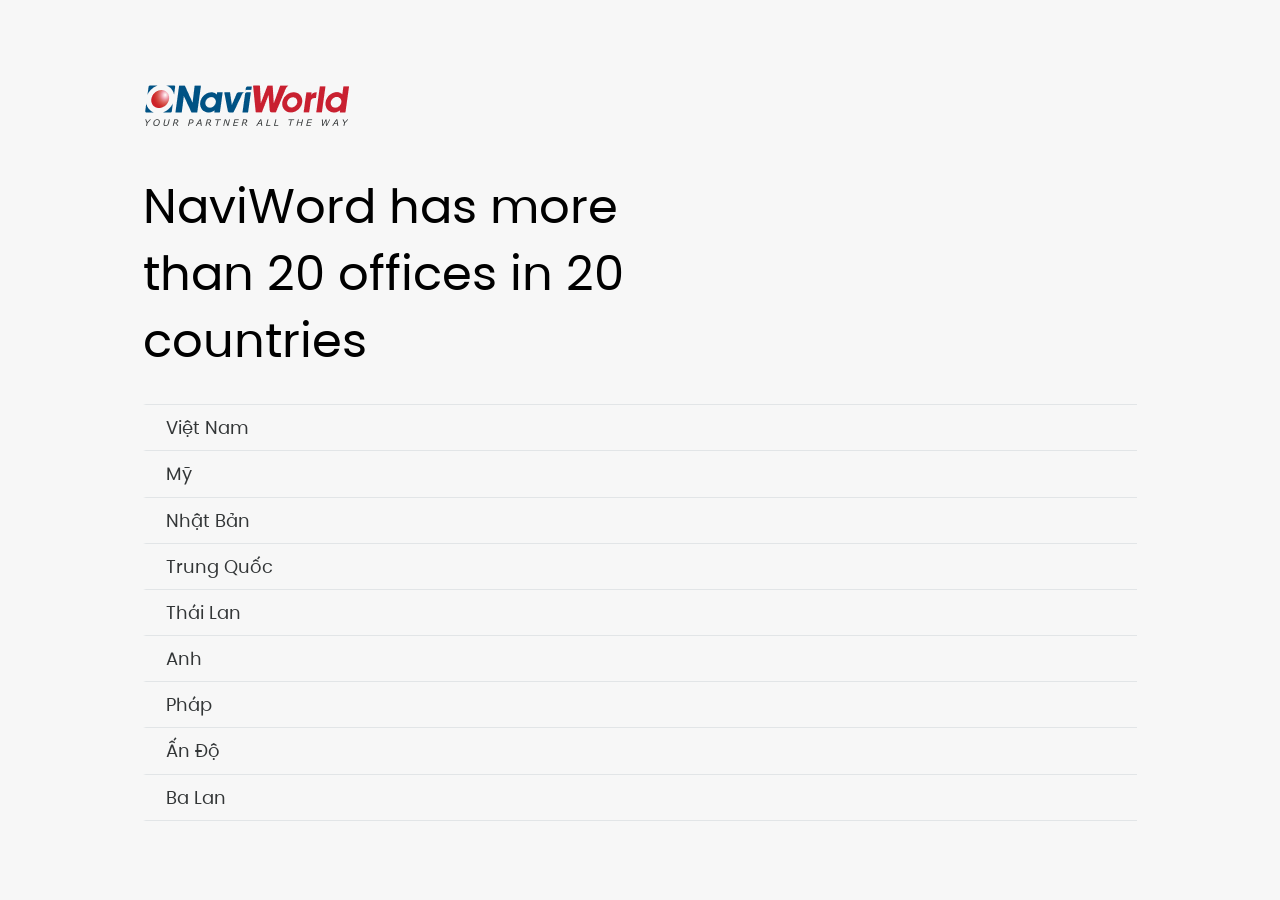
<file: index.html>
<!DOCTYPE html>
<html lang="en">
<head>
    <meta charset="UTF-8">
    <meta name="viewport" content="width=device-width, initial-scale=1.0">
    <title>Naviworld</title>
    <link rel="stylesheet" href="./assets/css/style.css">
    <link rel="stylesheet" href="./intro/css/style.css">
</head>
<body>
    <section class="navi_1_0_0_intro">
        <div class="navi_1_0_0_intro__container">
            <div class="navi_1_0_0_intro__logo"><img src="./intro/images/logo.png" alt=""></div>
            <div class="navi_1_0_0_intro__head">
                NaviWord has more than 20 offices in 20 countries
            </div>
            <div class="navi_1_0_0_intro__country">
                <a href="/naviworld/home" class="navi_1_0_0_intro__choice">Việt Nam <span class="navi_1_0_0_intro__icon"></span></a>
                <a href="/naviworld/home" class="navi_1_0_0_intro__choice">Mỹ <span class="navi_1_0_0_intro__icon"></span></a>
                <a href="/naviworld/home" class="navi_1_0_0_intro__choice">Nhật Bản <span class="navi_1_0_0_intro__icon"></span></a>
                <a href="/naviworld/home" class="navi_1_0_0_intro__choice">Trung Quốc <span class="navi_1_0_0_intro__icon"></span></a>
                <a href="/naviworld/home" class="navi_1_0_0_intro__choice">thái lan <span class="navi_1_0_0_intro__icon"></span></a>
                <a href="/naviworld/home" class="navi_1_0_0_intro__choice">anh <span class="navi_1_0_0_intro__icon"></span></a>
                <a href="/naviworld/home" class="navi_1_0_0_intro__choice">pháp <span class="navi_1_0_0_intro__icon"></span></a>
                <a href="/naviworld/home" class="navi_1_0_0_intro__choice">ấn độ <span class="navi_1_0_0_intro__icon"></span></a>
                <a href="/naviworld/home" class="navi_1_0_0_intro__choice">ba lan <span class="navi_1_0_0_intro__icon"></span></a>
            </div>
        </div>
    </section>
</body>
</html>
</file>
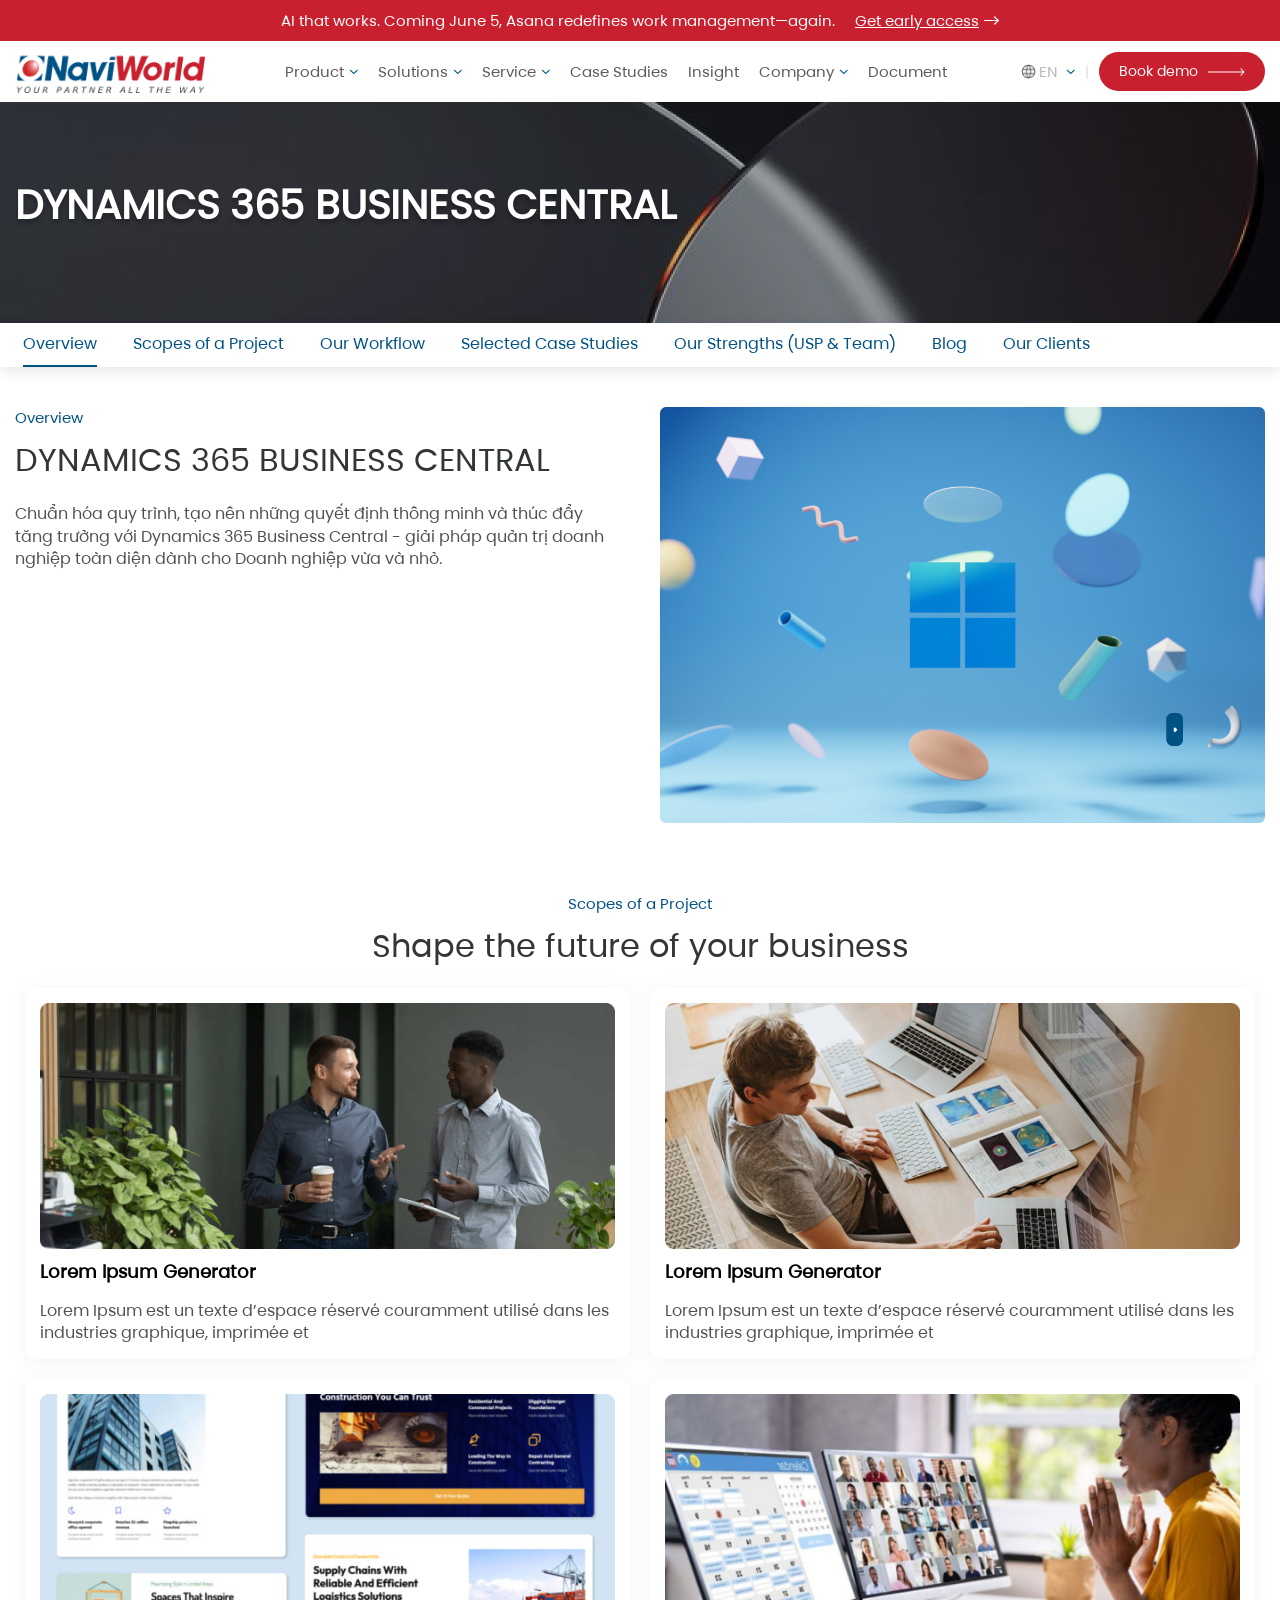
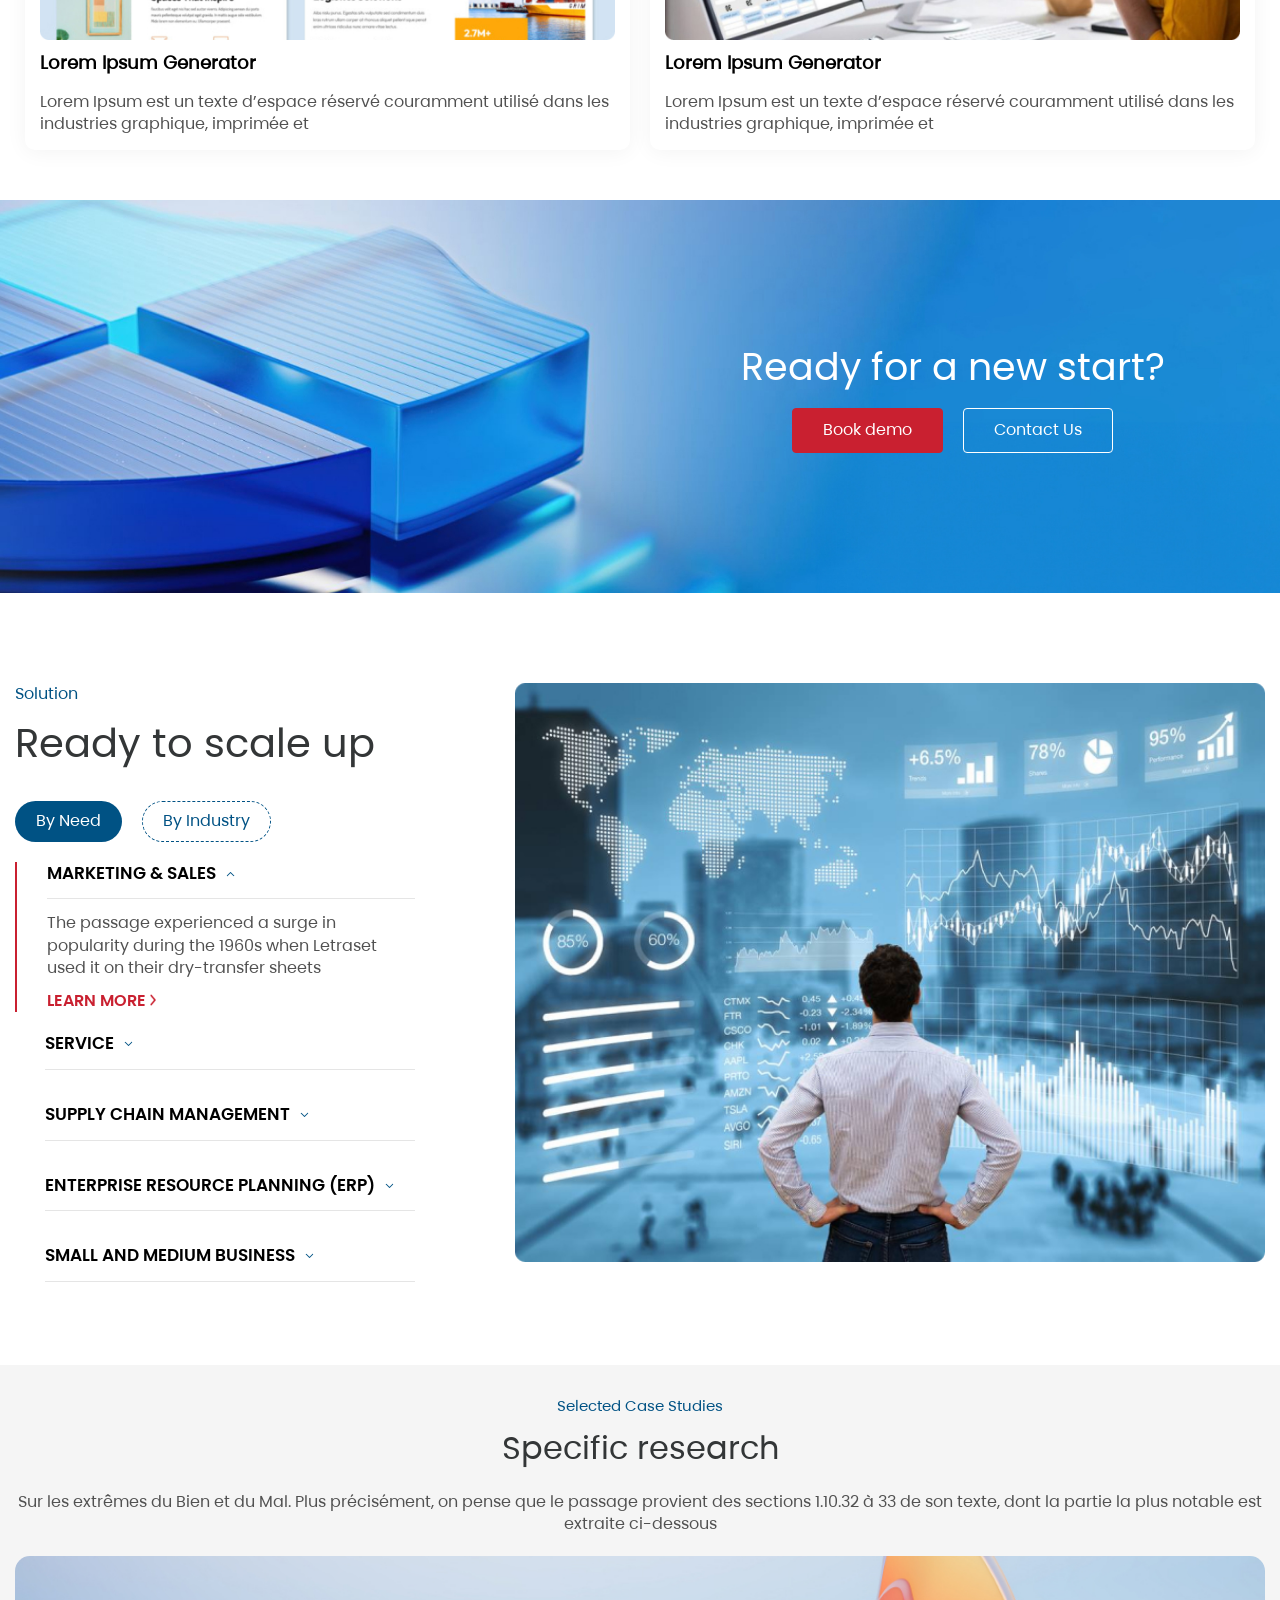
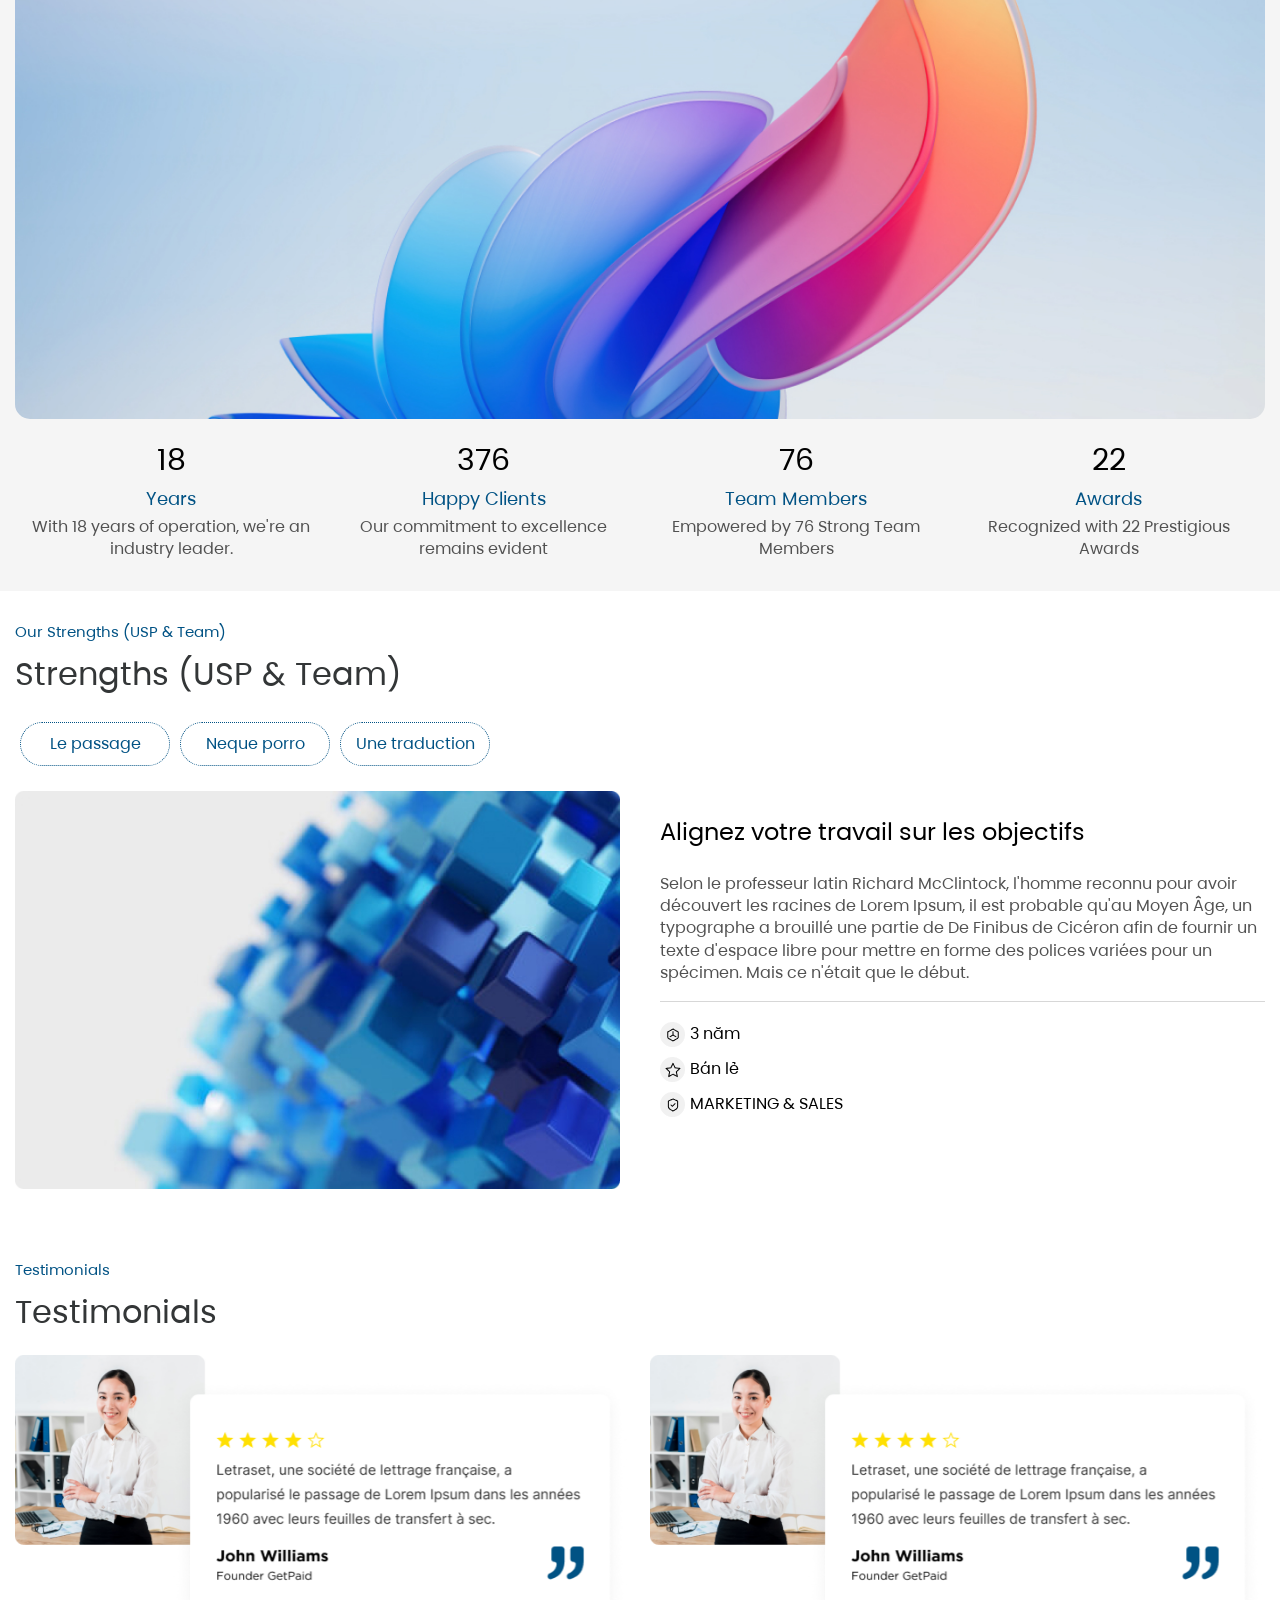
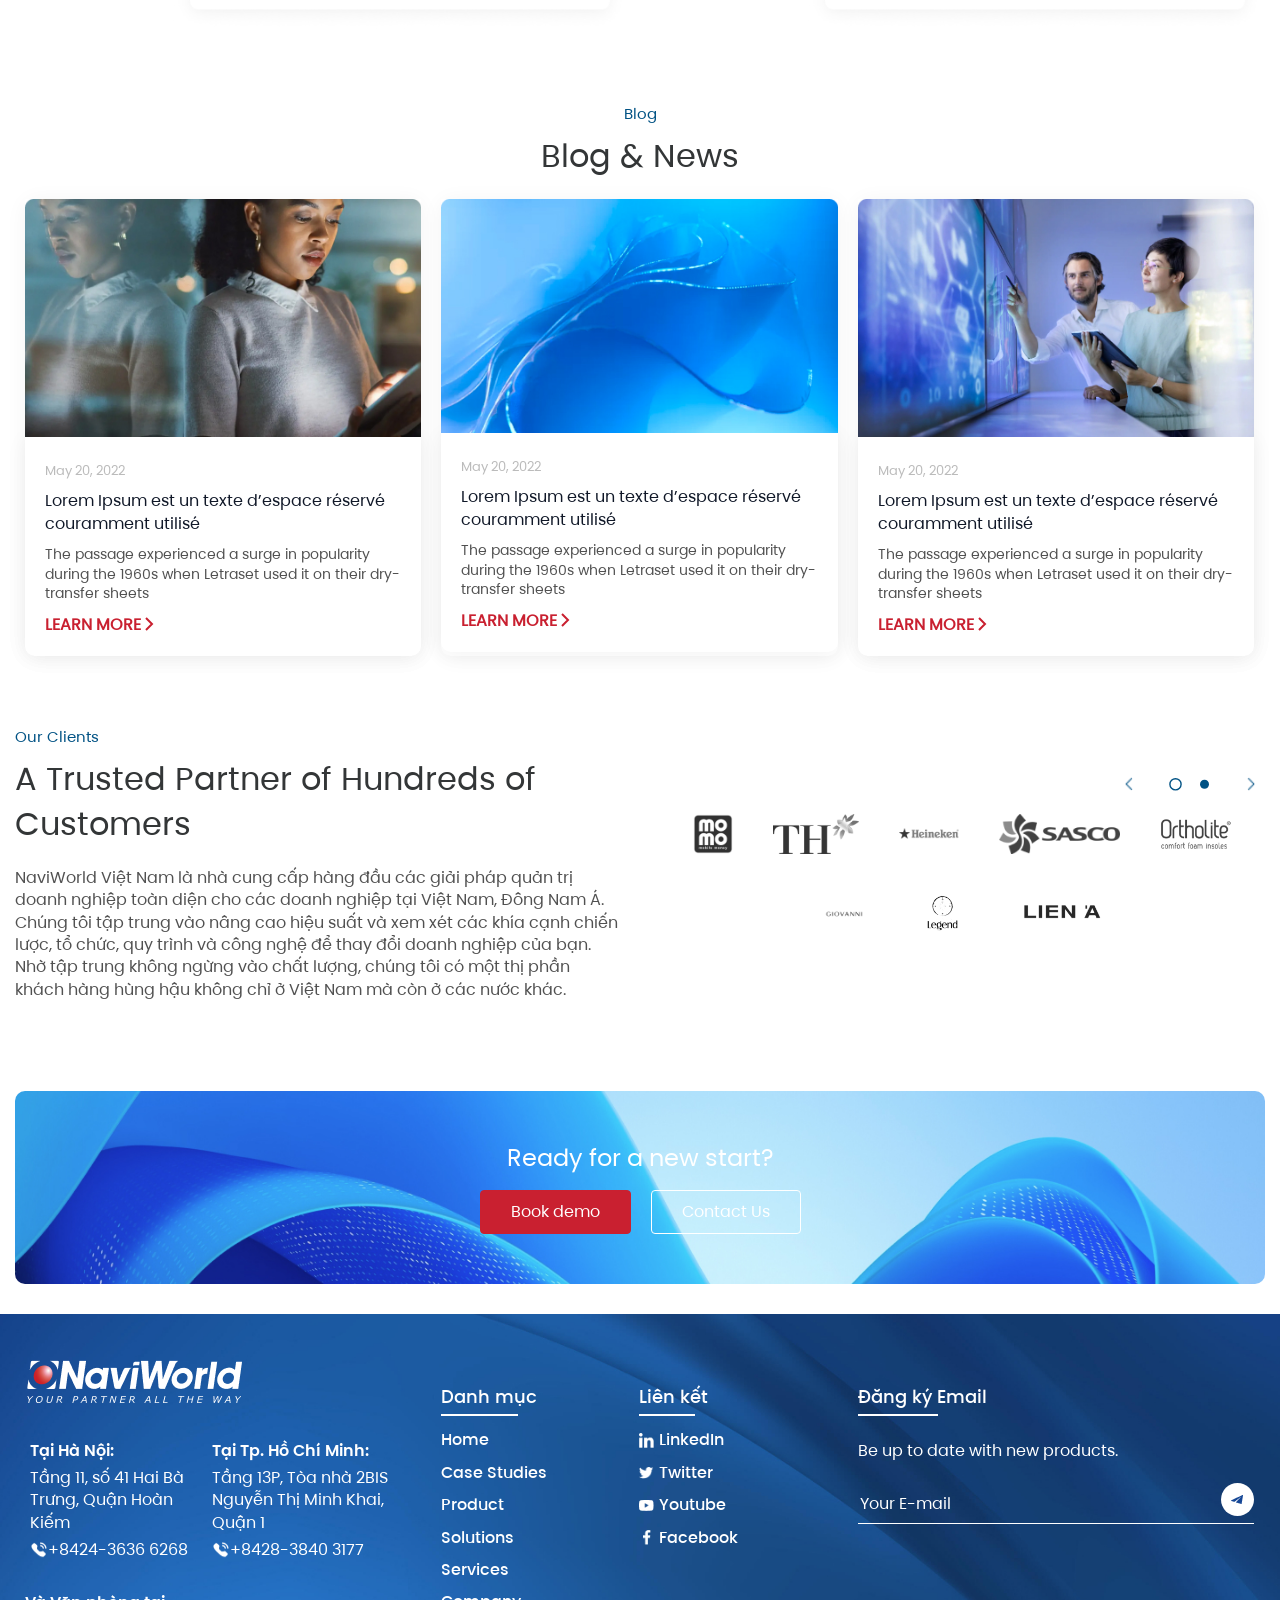
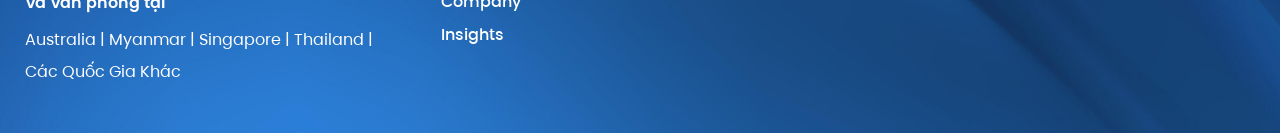
<file: 360-business/index.html>
<!DOCTYPE html>
<html lang="en">

<head>
    <meta charset="UTF-8">
    <meta name="viewport" content="width=device-width, initial-scale=1.0">
    <title>DYNAMICS 365 BUSINESS CENTRAL</title>
    <link rel="stylesheet" href="../assets/css/swiper-bundle.css">
    <link rel="stylesheet" href="../assets/css/style.css">
    <link rel="stylesheet" href="../header/css/style.css">
    <link rel="stylesheet" href="../footer/css/style.css">
    <link rel="stylesheet" href="./navi_1_2_0_banner/css/navi_1_2_0_banner.css">
    <link rel="stylesheet" href="./navi_1_0_0_nav/css/navi_1_0_0_nav.css">
    <link rel="stylesheet" href="./navi_1_0_0_overView/css/navi_1_0_0_overView.css">
    <link rel="stylesheet" href="./navi_1_0_0_project/css/navi_1_0_0_project.css">
    <link rel="stylesheet" href="../home/navi_1_0_0_contact/css/navi_1_0_0_contact.css">
    <link rel="stylesheet" href="../home/navi_1_0_0_solution/css/navi_1_0_0_solution.css">
    <link rel="stylesheet" href="../service/navi_1_1_0_challenge/css/navi_1_1_0_challenge.css">
    <link rel="stylesheet" href="../service/navi_1_1_0_ups/css/navi_1_1_0_ups.css">
    <link rel="stylesheet" href="../sasco/navi_1_2_0_testimonials/css/navi_1_2_0_testimonials.css">
    <link rel="stylesheet" href="../sasco/navi_1_0_0_other/css/navi_1_0_0_other.css">
    <link rel="stylesheet" href="../sasco/navi_1_0_0_ourClients/css/navi_1_0_0_ourClients.css">
    <link rel="stylesheet" href="../sasco/navi_1_2_0_contact/css/navi_1_2_0_contact.css">
</head>

<body>
    <header class="header_1_0_0">
        <div class="header_1_0_0__top">
            <div class="container">
                <div class="header_1_0_0__note">AI that works. Coming June 5, Asana redefines work management—again.
                </div>
                <a href="#" class="header_1_0_0__early">Get early access <img src="../header/images/icon-arrow.png"
                        alt=""></a>
            </div>
        </div>
        <div class="header_1_0_0__bottom">
            <div class="container">
                <div class="header_1_0_0__bar"><img src="../header/images/hamburger.svg" alt=""></div>
                <a href="/naviworld/home" class="header_1_0_0__logo"><img src="../header/images/logo.png" alt=""></a>
                <div class="header_1_0_0__nav">
                    <div class="header_1_0_0__item">
                        <a href="#">Product <img class="header_1_0_0__icon header_1_0_0__icon--2 "
                                src="../header/images/icon-down.png" alt=""></a>
                        <div class="header_1_0_0__dropdown">
                            <div class="header_1_0_0__subInfo">
                                <div class="header_1_0_0__subTitle">Product</div>
                                <div class="header_1_0_0__subDesc">Lorem Ipsum est un texte d’espace réservé couramment
                                    utilisé dans les industries graphique, imprimée et éditoriale pour prévisualiser les
                                    mises en page et les maquettes visuelles.</div>
                                <a href="#" class="header_1_0_0__subMore">Learn more <img
                                        src="../header/images/icon-arrow2.png" alt=""></a>
                            </div>
                            <div class="header_1_0_0__subMenu">
                                <div class="header_1_0_0__subNav isDropdown">
                                    <div class="header_1_0_0__subItem">
                                        <a href="#">MICROSOFT DYNAMICS <img
                                                class="header_1_0_0__icon header_1_0_0__icon--3"
                                                src="../header/images/icon-down.png" alt=""></a>
                                        <div class="header_1_0_0__subSecond">
                                            <div class="header_1_0_0__subCol">
                                                <a href="/naviworld/360-business">DYNAMICS 365 BUSINESS CENTRAL</a>
                                                <a href="#">DYNAMICS 365 CUSTOMER ENGAGEMENT</a>
                                                <a href="#">DYNAMICS 365 FINANCE & OPERATION</a>
                                                <a href="#">DYNAMICS 365 HUMAN RESOURCES</a>
                                                <a href="#">DYNAMICS 365 COPILOT</a>
                                            </div>
                                        </div>
                                    </div>
                                    <div class="header_1_0_0__subItem">
                                        <a href="#">3RD PARTY ISV SOLUTIONS </a>
                                    </div>
                                    <div class="header_1_0_0__subItem"><a href="#">NAVIWORLD ADD-ONS </a></div>
                                    <div class="header_1_0_0__subItem">
                                        <a href="#">MICROSOFT 365 <img class="header_1_0_0__icon header_1_0_0__icon--3"
                                                src="../header/images/icon-down.png" alt=""></a>
                                        <div class="header_1_0_0__subSecond">
                                            <div class="header_1_0_0__subCol">
                                                <a href="/naviworld/office-365">OFFICE 365</a>
                                                <a href="#">WINDOWS ENTERPRISE</a>
                                                <a href="#">ENTERPRISE MOBILITY & SECURITY</a>
                                                <a href="#">POWER BI</a>
                                                <a href="#">POWER PLATFORM</a>
                                                <a href="#">SHAREPOINT</a>
                                            </div>
                                            <div class="header_1_0_0__subCol">
                                                <a href="#">MICROSOFT TEAMS</a>
                                                <a href="#">MICROSOFT AZURE</a>
                                            </div>
                                        </div>
                                    </div>
                                </div>
                            </div>
                            <div class="header_1_0_0__desc">
                                <div class="header_1_0_0__subDesc header_1_0_0__subDesc--1">Lorem Ipsum est un texte
                                    d’espace réservé</div>
                                <a href="#" class="header_1_0_0__subMore">Learn more <img
                                        src="../header/images/icon-arrow2.png" alt=""></a>
                            </div>
                        </div>
                    </div>
                    <div class="header_1_0_0__item">
                        <a href="#">Solutions <img class="header_1_0_0__icon header_1_0_0__icon--2 "
                                src="../header/images/icon-down.png" alt=""></a>
                        <div class="header_1_0_0__dropdown">
                            <div class="header_1_0_0__subInfo">
                                <div class="header_1_0_0__subTitle">Solutions</div>
                                <div class="header_1_0_0__subDesc">Lorem Ipsum est un texte d’espace réservé couramment
                                    utilisé dans les industries graphique, imprimée et éditoriale pour prévisualiser les
                                    mises en page et les maquettes visuelles.</div>
                                <a href="#" class="header_1_0_0__subMore">Learn more <img
                                        src="../header/images/icon-arrow2.png" alt=""></a>
                            </div>
                            <div class="header_1_0_0__subMenu">
                                <div class="header_1_0_0__subNav isDropdown">
                                    <div class="header_1_0_0__subItem">
                                        <a href="#">BY NEED <img class="header_1_0_0__icon header_1_0_0__icon--3"
                                                src="../header/images/icon-down.png" alt=""></a>
                                        <div class="header_1_0_0__subSecond">
                                            <div class="header_1_0_0__subCol">
                                                <a href="/naviworld/marketing-sale">MARKETING & SALES</a>
                                                <a href="#">SERVICE</a>
                                                <a href="#">SUPPLY CHAIN MANAGEMENT</a>
                                                <a href="#">FINANCE</a>
                                                <a href="#">ENTERPRISE RESOURCE PLANNING (ERP)</a>
                                                <a href="#">SMALL AND MEDIUM BUSINESS</a>
                                            </div>
                                        </div>
                                    </div>
                                    <div class="header_1_0_0__subItem">
                                        <a href="#">BY INDUSTRY </a>
                                    </div>
                                </div>
                            </div>
                            <div class="header_1_0_0__desc header_1_0_0__desc--1">
                                <div class="header_1_0_0__subDesc header_1_0_0__subDesc--1">Lorem Ipsum est un texte
                                    d’espace réservé</div>
                                <a href="#" class="header_1_0_0__subMore">Learn more <img
                                        src="../header/images/icon-arrow2.png" alt=""></a>
                            </div>
                        </div>
                    </div>
                    <div class="header_1_0_0__item">
                        <a href="#">Service <img class="header_1_0_0__icon header_1_0_0__icon--2 "
                                src="../header/images/icon-down.png" alt=""></a>
                        <div class="header_1_0_0__dropdown">
                            <div class="header_1_0_0__subInfo">
                                <div class="header_1_0_0__subTitle">Service</div>
                                <div class="header_1_0_0__subDesc">Lorem Ipsum est un texte d’espace réservé couramment
                                    utilisé dans les industries graphique, imprimée et éditoriale pour prévisualiser les
                                    mises en page et les maquettes visuelles.</div>
                                <a href="#" class="header_1_0_0__subMore">Learn more <img
                                        src="../header/images/icon-arrow2.png" alt=""></a>
                            </div>
                            <div class="header_1_0_0__subMenu">
                                <div class="header_1_0_0__subNav">
                                    <div class="header_1_0_0__subItem">
                                        <a href="/naviworld/service">Information Technology Strategy</a>
                                    </div>
                                    <div class="header_1_0_0__subItem">
                                        <a href="#">Systems Integration and Project Management</a>
                                    </div>
                                    <div class="header_1_0_0__subItem">
                                        <a href="#">Enterprise Resource Planning (ERP) Application Implementation</a>
                                    </div>
                                    <div class="header_1_0_0__subItem">
                                        <a href="#">Custom Systems Delivery</a>
                                    </div>
                                    <div class="header_1_0_0__subItem">
                                        <a href="#">Technology Infrastructure Design and Implementation</a>
                                    </div>
                                    <div class="header_1_0_0__subItem">
                                        <a href="#">Second-Level Support Helpdesk</a>
                                    </div>
                                </div>
                            </div>
                            <div class="header_1_0_0__desc header_1_0_0__desc--1">
                                <div class="header_1_0_0__subDesc">Lorem Ipsum est un texte d’espace réservé</div>
                                <a href="#" class="header_1_0_0__subMore">Learn more <img
                                        src="../header/images/icon-arrow2.png" alt=""></a>
                            </div>
                        </div>
                    </div>
                    <div class="header_1_0_0__item"><a href="/naviworld/case-studies">Case Studies</a></div>
                    <div class="header_1_0_0__item"><a href="/naviworld/post">Insight</a></div>
                    <div class="header_1_0_0__item">
                        <a href="#">Company <img class="header_1_0_0__icon header_1_0_0__icon--2 "
                                src="../header/images/icon-down.png" alt=""></a>
                        <div class="header_1_0_0__dropdown">
                            <div class="header_1_0_0__subInfo">
                                <div class="header_1_0_0__subTitle">Service</div>
                                <div class="header_1_0_0__subDesc">Lorem Ipsum est un texte d’espace réservé couramment
                                    utilisé dans les industries graphique, imprimée et éditoriale pour prévisualiser les
                                    mises en page et les maquettes visuelles.</div>
                                <a href="#" class="header_1_0_0__subMore">Learn more <img
                                        src="../header/images/icon-arrow2.png" alt=""></a>
                            </div>
                            <div class="header_1_0_0__subMenu">
                                <div class="header_1_0_0__subNav">
                                    <div class="header_1_0_0__subItem">
                                        <a href="/naviworld/about-us">Introducing NaviWorld</a>
                                    </div>
                                    <div class="header_1_0_0__subItem">
                                        <a href="/naviworld/post">News & Events</a>
                                    </div>
                                </div>
                            </div>
                            <div class="header_1_0_0__desc header_1_0_0__desc--1">
                                <div class="header_1_0_0__subDesc">Lorem Ipsum est un texte d’espace réservé</div>
                                <a href="#" class="header_1_0_0__subMore">Learn more <img
                                        src="../header/images/icon-arrow2.png" alt=""></a>
                            </div>
                        </div>
                    </div>
                    <div class="header_1_0_0__item"><a href="/naviworld/document">Document</a></div>
                </div>
                <div class="header_1_0_0__action">
                    <div class="header_1_0_0__language">
                        <img class="header_1_0_0__icon header_1_0_0__icon--1" src="../header/images/icon-world.png"
                            alt="">
                        <div class="header_1_0_0__select">
                            <input type="text" value="EN" disabled>
                            <div class="header_1_0_0__option">
                                <a href="#">VI</a>
                                <a href="#">EN</a>
                            </div>
                        </div>
                        <img class="header_1_0_0__icon header_1_0_0__icon--2" src="../header/images/icon-down.png"
                            alt="">
                    </div>
                    <span class="header_1_0_0__line">|</span>
                    <a href="/naviworld/book-demo" class="header_1_0_0__button">Book demo <img
                            src="../header/images/icon-arrow2.png" alt=""></a>
                </div>
            </div>
        </div>
        <div class="header_1_0_0__bg"></div>
    </header>

    <div class="filter_1_0_0">
        <div class="container">
            <div class="filter_1_0_0__head">DYNAMICS 365 BUSINESS CENTRAL</div>
        </div>
    </div>

    <section class="navi_1_0_0_nav">
        <div class="container">
            <div class="navi_1_0_0_nav__inner">
                <a href="#page1" class="navi_1_0_0_nav__item active">Overview</a>
                <a href="#page2" class="navi_1_0_0_nav__item">Scopes of a Project</a>
                <a href="#page3" class="navi_1_0_0_nav__item">Our Workflow</a>
                <a href="#page4" class="navi_1_0_0_nav__item">Selected Case Studies</a>
                <a href="#page5" class="navi_1_0_0_nav__item">Our Strengths (USP & Team)</a>
                <a href="#page6" class="navi_1_0_0_nav__item">Blog</a>
                <a href="#page6" class="navi_1_0_0_nav__item">Our Clients</a>
            </div>
        </div>
    </section>

    <section id="page1" class="navi_1_0_0_overView">
        <div class="container">
            <div class="navi_1_0_0_overView__inner">
                <div class="navi_1_0_0_overView__content">
                    <div class="navi_1_0_0_overView__sub">Overview</div>
                    <div class="navi_1_0_0_overView__title">DYNAMICS 365 BUSINESS CENTRAL </div>
                    <div class="navi_1_0_0_overView__desc">Chuẩn hóa quy trình, tạo nên những quyết định thông minh và
                        thúc đẩy tăng trưởng với Dynamics 365 Business Central - giải pháp quản trị doanh nghiệp toàn
                        diện dành cho Doanh nghiệp vừa và nhỏ.
                    </div>
                </div>
                <div class="navi_1_0_0_overView__img"><img src="./navi_1_0_0_overView/images/banner.jpg" alt=""></div>
            </div>
        </div>
    </section>

    <section id="page2" class="navi_1_0_0_project">
        <div class="container">
            <div class="navi_1_0_0_project__sub">Scopes of a Project</div>
            <div class="navi_1_0_0_project__title">Shape the future of your business</div>
            <div class="navi_1_0_0_project__inner">
                <div class="navi_1_0_0_project__item">
                    <div class="navi_1_0_0_project__thumb"><img src="./navi_1_0_0_project/images/image1.jpg" alt="">
                    </div>
                    <div class="navi_1_0_0_project__head">Lorem Ipsum Generator</div>
                    <div class="navi_1_0_0_project__desc">Lorem Ipsum est un texte d’espace réservé couramment utilisé
                        dans les industries graphique, imprimée et</div>
                </div>
                <div class="navi_1_0_0_project__item">
                    <div class="navi_1_0_0_project__thumb"><img src="./navi_1_0_0_project/images/image2.jpg" alt="">
                    </div>
                    <div class="navi_1_0_0_project__head">Lorem Ipsum Generator</div>
                    <div class="navi_1_0_0_project__desc">Lorem Ipsum est un texte d’espace réservé couramment utilisé
                        dans les industries graphique, imprimée et</div>
                </div>
                <div class="navi_1_0_0_project__item">
                    <div class="navi_1_0_0_project__thumb"><img src="./navi_1_0_0_project/images/image3.jpg" alt="">
                    </div>
                    <div class="navi_1_0_0_project__head">Lorem Ipsum Generator</div>
                    <div class="navi_1_0_0_project__desc">Lorem Ipsum est un texte d’espace réservé couramment utilisé
                        dans les industries graphique, imprimée et</div>
                </div>
                <div class="navi_1_0_0_project__item">
                    <div class="navi_1_0_0_project__thumb"><img src="./navi_1_0_0_project/images/image4.jpg" alt="">
                    </div>
                    <div class="navi_1_0_0_project__head">Lorem Ipsum Generator</div>
                    <div class="navi_1_0_0_project__desc">Lorem Ipsum est un texte d’espace réservé couramment utilisé
                        dans les industries graphique, imprimée et</div>
                </div>
            </div>
        </div>
    </section>

    <section class="navi_1_0_0_contact">
        <div class="container">
            <div class="navi_1_0_0_contact__box">
                <div class="navi_1_0_0_contact__title">Ready for a new start?</div>
                <div class="navi_1_0_0_contact__action">
                    <a href="/naviworld/book-demo" class="navi_1_0_0_contact__btn navi_1_0_0_contact__btn--1">Book
                        demo</a>
                    <a href="/naviworld/contact" class="navi_1_0_0_contact__btn navi_1_0_0_contact__btn--2">Contact
                        Us</a>
                </div>
            </div>
        </div>
    </section>

    <section id="page3" class="navi_1_0_0_solution">
        <div class="container">
            <div class="navi_1_0_0_solution__inner">
                <div class="navi_1_0_0_solution__content">
                    <div class="navi_1_0_0_solution__sub">Solution</div>
                    <div class="navi_1_0_0_solution__title">Ready to scale up</div>
                    <div class="navi_1_0_0_solution__desc">Lorem ipsum dolor sit amet, consectetur adipiscing eli</div>
                    <div class="navi_1_0_0_solution__tabs">
                        <div class="navi_1_0_0_solution__tab active">By Need</div>
                        <div class="navi_1_0_0_solution__tab">By Industry</div>
                    </div>
                    <div class="navi_1_0_0_solution__list">
                        <div class="navi_1_0_0_solution__post active">
                            <div class="navi_1_0_0_solution__item">MARKETING & SALES <img
                                    src="../home/navi_1_0_0_solution/images/icon-down.png" alt=""></div>
                            <div class="navi_1_0_0_solution__desc">
                                <div class="navi_1_0_0_solution__meta">The passage experienced a surge in popularity
                                    during the 1960s when Letraset used it on their dry-transfer sheets</div>
                                <a href="#" class="navi_1_0_0_solution__more">LEARN MORE <img
                                        src="../home/navi_1_0_0_solution/images/icon-right.png" alt=""></a>
                            </div>
                        </div>
                        <div class="navi_1_0_0_solution__post">
                            <div class="navi_1_0_0_solution__item">SERVICE <img
                                    src="../home/navi_1_0_0_solution/images/icon-down.png" alt=""></div>
                            <div class="navi_1_0_0_solution__desc">
                                <div class="navi_1_0_0_solution__meta">The passage experienced a surge in popularity
                                    during the 1960s when Letraset used it on their dry-transfer sheets</div>
                                <a href="#" class="navi_1_0_0_solution__more">LEARN MORE <img
                                        src="../home/navi_1_0_0_solution/images/icon-right.png" alt=""></a>
                            </div>
                        </div>
                        <div class="navi_1_0_0_solution__post">
                            <div class="navi_1_0_0_solution__item">SUPPLY CHAIN MANAGEMENT <img
                                    src="../home/navi_1_0_0_solution/images/icon-down.png" alt=""></div>
                            <div class="navi_1_0_0_solution__desc">
                                <div class="navi_1_0_0_solution__meta">The passage experienced a surge in popularity
                                    during the 1960s when Letraset used it on their dry-transfer sheets</div>
                                <a href="#" class="navi_1_0_0_solution__more">LEARN MORE <img
                                        src="../home/navi_1_0_0_solution/images/icon-right.png" alt=""></a>
                            </div>
                        </div>
                        <div class="navi_1_0_0_solution__post">
                            <div class="navi_1_0_0_solution__item">ENTERPRISE RESOURCE PLANNING (ERP) <img
                                    src="../home/navi_1_0_0_solution/images/icon-down.png" alt=""></div>
                            <div class="navi_1_0_0_solution__desc">
                                <div class="navi_1_0_0_solution__meta">The passage experienced a surge in popularity
                                    during the 1960s when Letraset used it on their dry-transfer sheets</div>
                                <a href="#" class="navi_1_0_0_solution__more">LEARN MORE <img
                                        src="../home/navi_1_0_0_solution/images/icon-right.png" alt=""></a>
                            </div>
                        </div>
                        <div class="navi_1_0_0_solution__post">
                            <div class="navi_1_0_0_solution__item">SMALL AND MEDIUM BUSINESS <img
                                    src="../home/navi_1_0_0_solution/images/icon-down.png" alt=""></div>
                            <div class="navi_1_0_0_solution__desc">
                                <div class="navi_1_0_0_solution__meta">The passage experienced a surge in popularity
                                    during the 1960s when Letraset used it on their dry-transfer sheets</div>
                                <a href="#" class="navi_1_0_0_solution__more">LEARN MORE <img
                                        src="../home/navi_1_0_0_solution/images/icon-right.png" alt=""></a>
                            </div>
                        </div>
                    </div>
                </div>
                <div class="navi_1_0_0_solution__image navi_1_0_0_solution__image--1">
                    <img class="animate" src="../home/navi_1_0_0_solution/images/banner.jpg" alt="">
                    <img class="" src="../home/navi_1_0_0_solution/images/banner.jpg" alt="">
                    <img class="" src="../home/navi_1_0_0_solution/images/banner.jpg" alt="">
                    <img class="" src="../home/navi_1_0_0_solution/images/banner.jpg" alt="">
                    <img class="" src="../home/navi_1_0_0_solution/images/banner.jpg" alt="">
                </div>
            </div>
        </div>
    </section>

    <section id="page4" class="navi_1_1_0_challenge">
        <div class="container">
            <div class="navi_1_1_0_challenge__sub">Selected Case Studies</div>
            <div class="navi_1_1_0_challenge__title">Specific research</div>
            <div class="navi_1_1_0_challenge__desc">Sur les extrêmes du Bien et du Mal. Plus précisément, on pense que
                le passage provient des sections 1.10.32 à 33 de son texte, dont la partie la plus notable est extraite
                ci-dessous</div>
            <div class="navi_1_1_0_challenge__img"><img src="../service/navi_1_1_0_challenge/images/image2.jpg" alt="">
            </div>
            <div class="navi_1_1_0_challenge__list">
                <div class="navi_1_1_0_challenge__item">
                    <div class="navi_1_1_0_challenge__number">18</div>
                    <div class="navi_1_1_0_challenge__head">Years</div>
                    <div class="navi_1_1_0_challenge__desc2">With 18 years of operation, we're an industry leader.</div>
                </div>
                <div class="navi_1_1_0_challenge__item">
                    <div class="navi_1_1_0_challenge__number">376</div>
                    <div class="navi_1_1_0_challenge__head">Happy Clients</div>
                    <div class="navi_1_1_0_challenge__desc2">Our commitment to excellence remains evident</div>
                </div>
                <div class="navi_1_1_0_challenge__item">
                    <div class="navi_1_1_0_challenge__number">76</div>
                    <div class="navi_1_1_0_challenge__head">Team Members</div>
                    <div class="navi_1_1_0_challenge__desc2">Empowered by 76 Strong Team Members</div>
                </div>
                <div class="navi_1_1_0_challenge__item">
                    <div class="navi_1_1_0_challenge__number">22</div>
                    <div class="navi_1_1_0_challenge__head">Awards</div>
                    <div class="navi_1_1_0_challenge__desc2">Recognized with 22 Prestigious Awards</div>
                </div>
            </div>
        </div>
    </section>

    <section id="page5" class="navi_1_1_0_ups">
        <div class="container">
            <div class="navi_1_1_0_ups__sub">Our Strengths (USP & Team)</div>
            <div class="navi_1_1_0_ups__title">Strengths (USP & Team)</div>
            <div class="navi_1_1_0_ups__tabs">
                <div class="navi_1_1_0_ups__tab">Le passage</div>
                <div class="navi_1_1_0_ups__tab">Neque porro</div>
                <div class="navi_1_1_0_ups__tab">Une traduction</div>
            </div>
            <div class="navi_1_1_0_ups__inner">
                <div class="navi_1_1_0_ups__img"><img src="../service/navi_1_1_0_ups/images/banner.jpg" alt=""></div>
                <div class="navi_1_1_0_ups__content">
                    <div class="navi_1_1_0_ups__meta">
                        <p class="navi_1_1_0_ups__head">Alignez votre travail sur les objectifs</p>
                        <p>Selon le professeur latin Richard McClintock, l'homme reconnu pour avoir découvert les
                            racines de Lorem Ipsum, il est probable qu'au Moyen Âge, un typographe a brouillé une partie
                            de De Finibus de Cicéron afin de fournir un texte d'espace libre pour mettre en forme des
                            polices variées pour un spécimen. Mais ce n'était que le début.</p>
                    </div>
                    <div class="navi_1_1_0_ups__info">
                        <div class="navi_1_1_0_ups__infoItem">
                            <img class="navi_1_1_0_ups__icon" src="../service/navi_1_1_0_ups/images/icon1.png" alt="">
                            <p class="navi_1_1_0_ups__text">3 năm</p>
                        </div>
                        <div class="navi_1_1_0_ups__infoItem">
                            <img class="navi_1_1_0_ups__icon" src="../service/navi_1_1_0_ups/images/icon2.png" alt="">
                            <p class="navi_1_1_0_ups__text">Bán lẻ</p>
                        </div>
                        <div class="navi_1_1_0_ups__infoItem">
                            <img class="navi_1_1_0_ups__icon" src="../service/navi_1_1_0_ups/images/icon3.png" alt="">
                            <p class="navi_1_1_0_ups__text">MARKETING & SALES</p>
                        </div>
                    </div>
                </div>
            </div>
        </div>
    </section>

    <section id="page6" class="navi_1_2_0_testimonials">
        <div class="container">
            <div class="navi_1_2_0_testimonials__sub">Testimonials</div>
            <div class="navi_1_2_0_testimonials__title">Testimonials</div>
            <div class="swiper navi_1_2_0_testimonials__mySwiper">
                <div class="swiper-wrapper">
                    <div class="swiper-slide">
                        <div class="navi_1_2_0_testimonials__recentItem">
                            <img src="../sasco/navi_1_2_0_testimonials/images/slide.jpg" alt="">
                        </div>
                    </div>
                    <div class="swiper-slide">
                        <div class="navi_1_2_0_testimonials__recentItem">
                            <img src="../sasco/navi_1_2_0_testimonials/images/slide.jpg" alt="">
                        </div>
                    </div>
                    <div class="swiper-slide">
                        <div class="navi_1_2_0_testimonials__recentItem">
                            <img src="../sasco/navi_1_2_0_testimonials/images/slide.jpg" alt="">
                        </div>
                    </div>
                    <div class="navi_1_2_0_testimonials__control" style="display: none;">
                        <div class="swiper-button-next navi_1_2_0_testimonials__next">&#10093;</div>
                        <div class="swiper-button-prev navi_1_2_0_testimonials__prev">&#10092;</div>
                        <div class="swiper-pagination navi_1_2_0_testimonials__pagination"></div>
                    </div>
                </div>
            </div>
        </div>
    </section>

    <section id="page7" class="new_1_0_0__relate">
        <div class="container">
            <div class="new_1_0_0__sub">Blog</div>
            <div class="new_1_0_0__title">Blog & News</div>
            <div class="new_1_0_0__inner">
                <div class="new_1_0_0__item">
                    <a href="#" class="new_1_0_0__thumb"><img src="../sasco/navi_1_0_0_other/images/new1.jpg" alt=""></a>
                    <div class="new_1_0_0__info">
                        <div class="new_1_0_0__date--1">May 20, 2022</div>
                        <a href="#" class="new_1_0_0__relateTitle">Lorem Ipsum est un texte d’espace réservé couramment
                            utilisé</a>
                        <div class="new_1_0_0__desc">The passage experienced a surge in popularity during the 1960s when
                            Letraset used it on their dry-transfer sheets</div>
                        <a href="#" class="new_1_0_0__more">LEARN MORE <img class="new_1_0_0__icon"
                                src="../sasco/navi_1_0_0_other/images/icon-right.svg" alt=""></a>
                    </div>
                </div>
                <div class="new_1_0_0__item">
                    <a href="#" class="new_1_0_0__thumb"><img src="../sasco/navi_1_0_0_other/images/new2.jpg" alt=""></a>
                    <div class="new_1_0_0__info">
                        <div class="new_1_0_0__date--1">May 20, 2022</div>
                        <a href="#" class="new_1_0_0__relateTitle">Lorem Ipsum est un texte d’espace réservé couramment
                            utilisé</a>
                        <div class="new_1_0_0__desc">The passage experienced a surge in popularity during the 1960s when
                            Letraset used it on their dry-transfer sheets</div>
                        <a href="#" class="new_1_0_0__more">LEARN MORE <img class="new_1_0_0__icon"
                                src="../sasco/navi_1_0_0_other/images/icon-right.svg" alt=""></a>
                    </div>
                </div>
                <div class="new_1_0_0__item">
                    <a href="#" class="new_1_0_0__thumb"><img src="../sasco/navi_1_0_0_other/images/new3.jpg" alt=""></a>
                    <div class="new_1_0_0__info">
                        <div class="new_1_0_0__date--1">May 20, 2022</div>
                        <a href="#" class="new_1_0_0__relateTitle">Lorem Ipsum est un texte d’espace réservé couramment
                            utilisé</a>
                        <div class="new_1_0_0__desc">The passage experienced a surge in popularity during the 1960s when
                            Letraset used it on their dry-transfer sheets</div>
                        <a href="#" class="new_1_0_0__more">LEARN MORE <img class="new_1_0_0__icon"
                                src="../sasco/navi_1_0_0_other/images/icon-right.svg" alt=""></a>
                    </div>
                </div>
            </div>
        </div>
    </section>

    <section id="page8" class="navi_1_2_0_overView">
        <div class="container">
            <div class="navi_1_2_0_overView__inner">
                <div class="navi_1_2_0_overView__content">
                    <div class="navi_1_2_0_overView__sub">Our Clients</div>
                    <div class="navi_1_2_0_overView__title">A Trusted Partner of Hundreds of Customers</div>
                    <div class="navi_1_2_0_overView__desc">
                        NaviWorld Việt Nam là nhà cung cấp hàng đầu các giải pháp quản trị doanh nghiệp toàn diện cho
                        các doanh nghiệp tại Việt Nam, Đông Nam Á. Chúng tôi tập trung vào nâng cao hiệu suất và xem xét
                        các khía cạnh chiến lược, tổ chức, quy trình và công nghệ để thay đổi doanh nghiệp của bạn. Nhờ
                        tập trung không ngừng vào chất lượng, chúng tôi có một thị phần khách hàng hùng hậu không chỉ ở
                        Việt Nam mà còn ở các nước khác.
                    </div>
                </div>
                <div class="navi_1_2_0_overView__img">
                    <div class="swiper navi_1_2_0_overView__mySwiper">
                        <div class="swiper-wrapper">
                            <div class="swiper-slide">
                                <div class="navi_1_2_0_overView__item">
                                    <img src="../sasco/navi_1_0_0_ourClients/images/mm.png" alt="">
                                    <img src="../sasco/navi_1_0_0_ourClients/images/th.png" alt="">
                                    <img class="img2" src="../sasco/navi_1_0_0_ourClients/images/hnk.png" alt="">
                                    <img src="../sasco/navi_1_0_0_ourClients/images/sc.png" alt="">
                                    <img src="../sasco/navi_1_0_0_ourClients/images/or.png" alt="">
                                    <img class="img1" src="../sasco/navi_1_0_0_ourClients/images/gio.png" alt="">
                                    <img class="img1" src="../sasco/navi_1_0_0_ourClients/images/le.png" alt="">
                                    <img src="../sasco/navi_1_0_0_ourClients/images/lien.png" alt="">
                                </div>
                            </div>
                            <div class="swiper-slide">
                                <div class="navi_1_2_0_overView__item">
                                    <img src="../sasco/navi_1_0_0_ourClients/images/mm.png" alt="">
                                    <img src="../sasco/navi_1_0_0_ourClients/images/th.png" alt="">
                                    <img class="img2" src="../sasco/navi_1_0_0_ourClients/images/hnk.png" alt="">
                                    <img src="../sasco/navi_1_0_0_ourClients/images/sc.png" alt="">
                                    <img src="../sasco/navi_1_0_0_ourClients/images/or.png" alt="">
                                    <img class="img1" src="../sasco/navi_1_0_0_ourClients/images/gio.png" alt="">
                                    <img class="img1" src="../sasco/navi_1_0_0_ourClients/images/le.png" alt="">
                                    <img src="../sasco/navi_1_0_0_ourClients/images/lien.png" alt="">
                                </div>
                            </div>
                        </div>
                        <div class="navi_1_2_0_overView__control">
                            <div class="swiper-button-next navi_1_2_0_overView__next"><img
                                    src="../home/navi_1_0_0_service/images/icon-next.png" alt=""></div>
                            <div class="swiper-button-prev navi_1_2_0_overView__prev"><img
                                    src="../home/navi_1_0_0_service/images/icon-prev.png" alt=""></div>
                            <div class="swiper-pagination"></div>
                        </div>
                    </div>
                </div>
            </div>
        </div>
    </section>

    <div class="container">
        <div class="contact_2_0_0">
            <div>
                <div class="contact_2_0_0__title">Ready for a new start?</div>
                <div class="contact_2_0_0__action">
                    <a href="/naviworld/book-demo" class="contact_2_0_0__btn contact_2_0_0__btn--1">Book demo</a>
                    <a href="/naviworld/contact" class="contact_2_0_0__btn contact_2_0_0__btn--2">Contact Us</a>
                </div>
            </div>
        </div>
    </div>

    <footer class="footer_1_0_0">
        <div class="container">
            <div class="footer_1_0_0__inner">
                <div class="footer_1_0_0__col">
                    <div class="footer_1_0_0__logo"><img src="../footer/images/logo.png" alt=""></div>
                    <div class="footer_1_0_0__inner">
                        <div class="footer_1_0_0__pin">
                            <p class="footer_1_0_0__600">Tại Hà Nội:</p>
                            <p>Tầng 11, số 41 Hai Bà Trưng, Quận Hoàn Kiếm</p>
                            <p class="footer_1_0_0__phone"><img src="../footer/images/calling.png" alt=""> +8424-3636
                                6268</p>
                        </div>
                        <div class="footer_1_0_0__pin">
                            <p class="footer_1_0_0__600">Tại Tp. Hồ Chí Minh:</p>
                            <p>Tầng 13P, Tòa nhà 2BIS Nguyễn Thị Minh Khai, Quận 1</p>
                            <p class="footer_1_0_0__phone"><img src="../footer/images/calling.png" alt=""> +8428-3840
                                3177</p>
                        </div>
                    </div>
                    <div class="footer_1_0_0__global">
                        <p class="footer_1_0_0__600">Và Văn phòng tại</p>
                        <p>Australia |
                            Myanmar |
                            Singapore |
                            Thailand | <br>
                            Các Quốc Gia Khác</p>
                    </div>
                </div>
                <div class="footer_1_0_0__col">
                    <div class="footer_1_0_0__inner">
                        <div class="footer_1_0_0__cate">
                            <div class="footer_1_0_0__cateHead">Danh mục</div>
                            <a href="/naviworld/home" class="footer_1_0_0__link">Home</a>
                            <a href="/naviworld/case-studies" class="footer_1_0_0__link">Case Studies</a>
                            <a href="/naviworld/360-business" class="footer_1_0_0__link">Product</a>
                            <a href="/naviworld/home" class="footer_1_0_0__link">Solutions</a>
                            <a href="/naviworld/service" class="footer_1_0_0__link">Services</a>
                            <a href="/naviworld/about-us" class="footer_1_0_0__link">Company</a>
                            <a href="/naviworld/post" class="footer_1_0_0__link">Insights</a>
                        </div>
                        <div class="footer_1_0_0__cate">
                            <div class="footer_1_0_0__cateHead">Liên kết</div>
                            <a href="#" class="footer_1_0_0__link footer_1_0_0__link--1"><img
                                    src="../footer/images/lk.png" alt="">LinkedIn</a>
                            <a href="#" class="footer_1_0_0__link footer_1_0_0__link--1"><img
                                    src="../footer/images/tk.png" alt="">Twitter</a>
                            <a href="#" class="footer_1_0_0__link footer_1_0_0__link--1"><img
                                    src="../footer/images/ytb.png" alt="">Youtube</a>
                            <a href="#" class="footer_1_0_0__link footer_1_0_0__link--1"><img
                                    src="../footer/images/fb.png" alt="">Facebook</a>
                        </div>
                    </div>
                </div>
                <div class="footer_1_0_0__col">
                    <div class="footer_1_0_0__email">
                        <div class="footer_1_0_0__cateHead">Đăng ký Email</div>
                        <p class="footer_1_0_0__up">Be up to date with new products.</p>
                        <div class="footer_1_0_0__input">
                            <input type="text" placeholder="Your E-mail">
                            <div class="footer_1_0_0__submit"><img src="../footer/images/submit.jpg" alt=""></div>
                        </div>
                    </div>
                </div>
            </div>
        </div>
    </footer>

    <!--  -->
    <script src="../assets/js/swiper-bundle.min.js"></script>
    <script src="../header/js/script.js"></script>
    <script src="../sasco/navi_1_2_0_testimonials/js/navi_1_2_0_testimonials.js"></script>
    <script src="../sasco/navi_1_0_0_ourClients/js/navi_1_0_0_ourClients.js"></script>
    <script src="../home/navi_1_0_0_solution/js/navi_1_0_0_solution.js"></script>
</body>

</html>
</file>
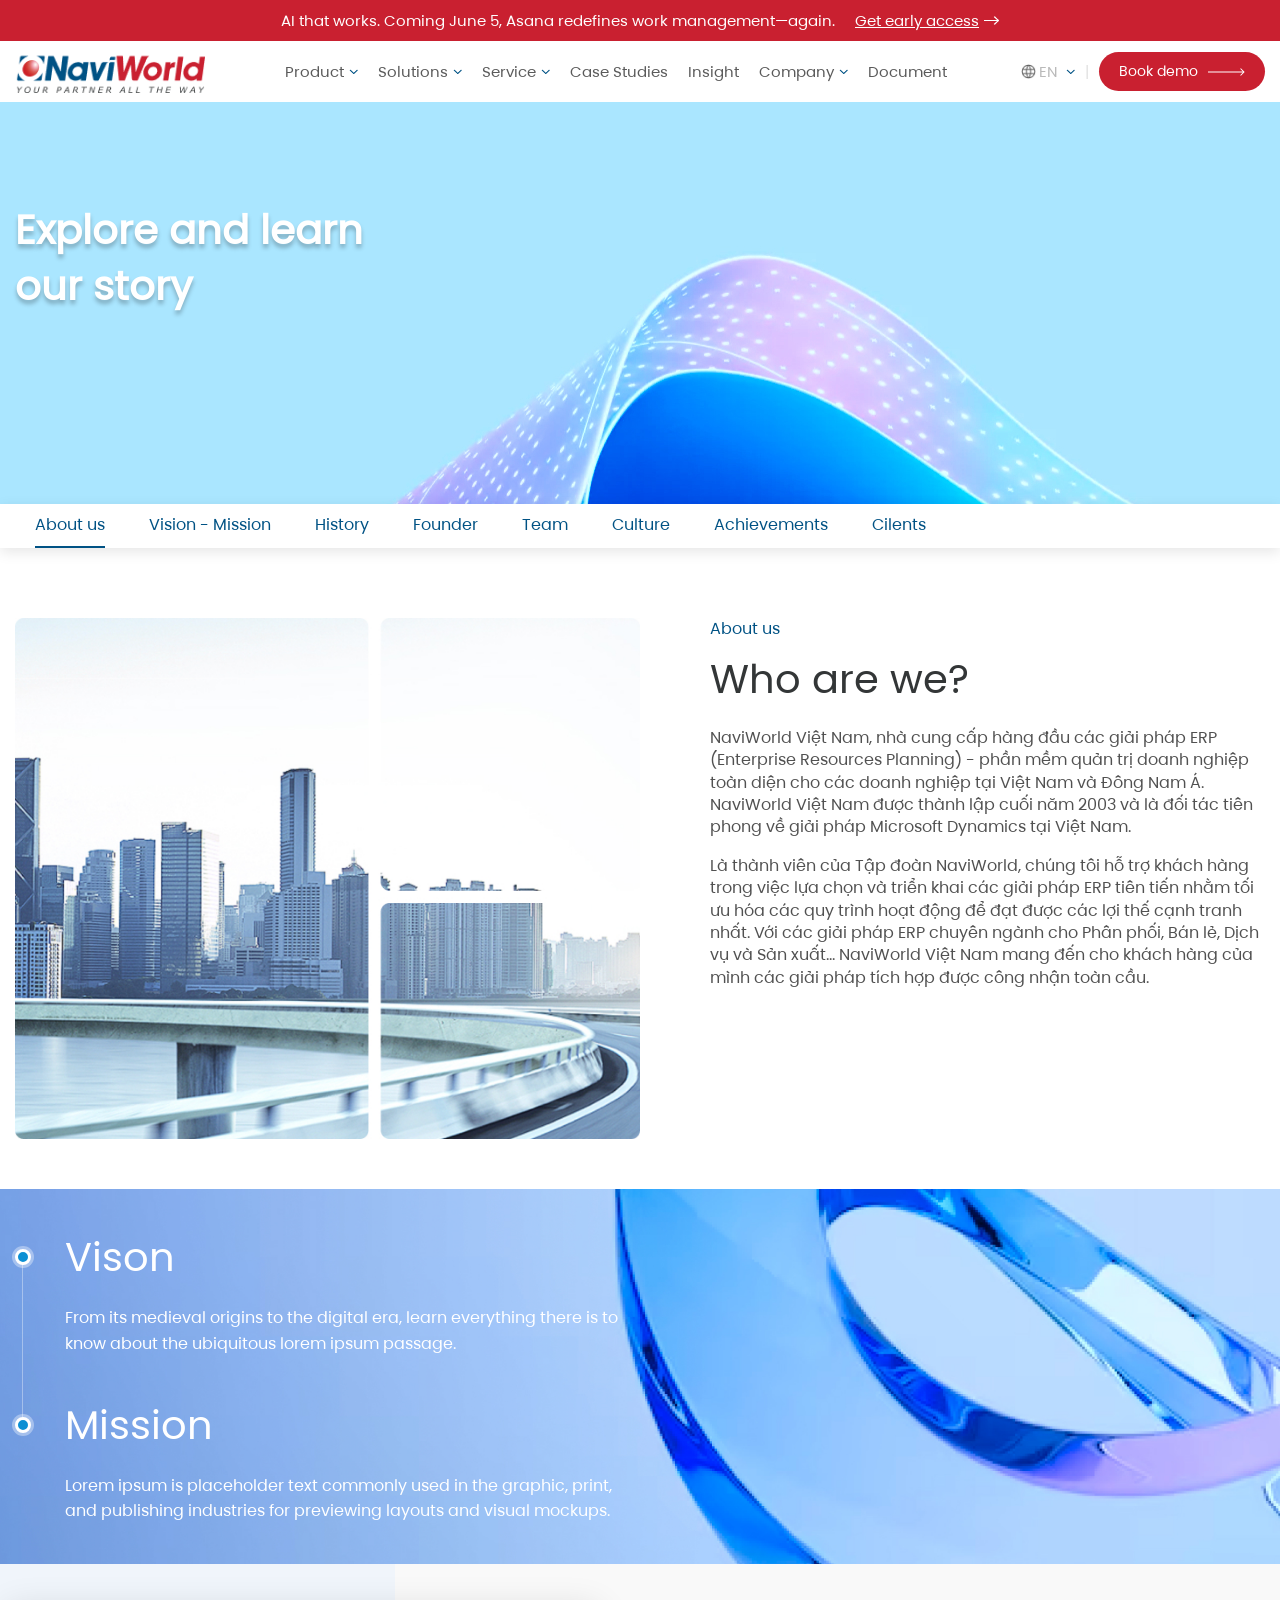
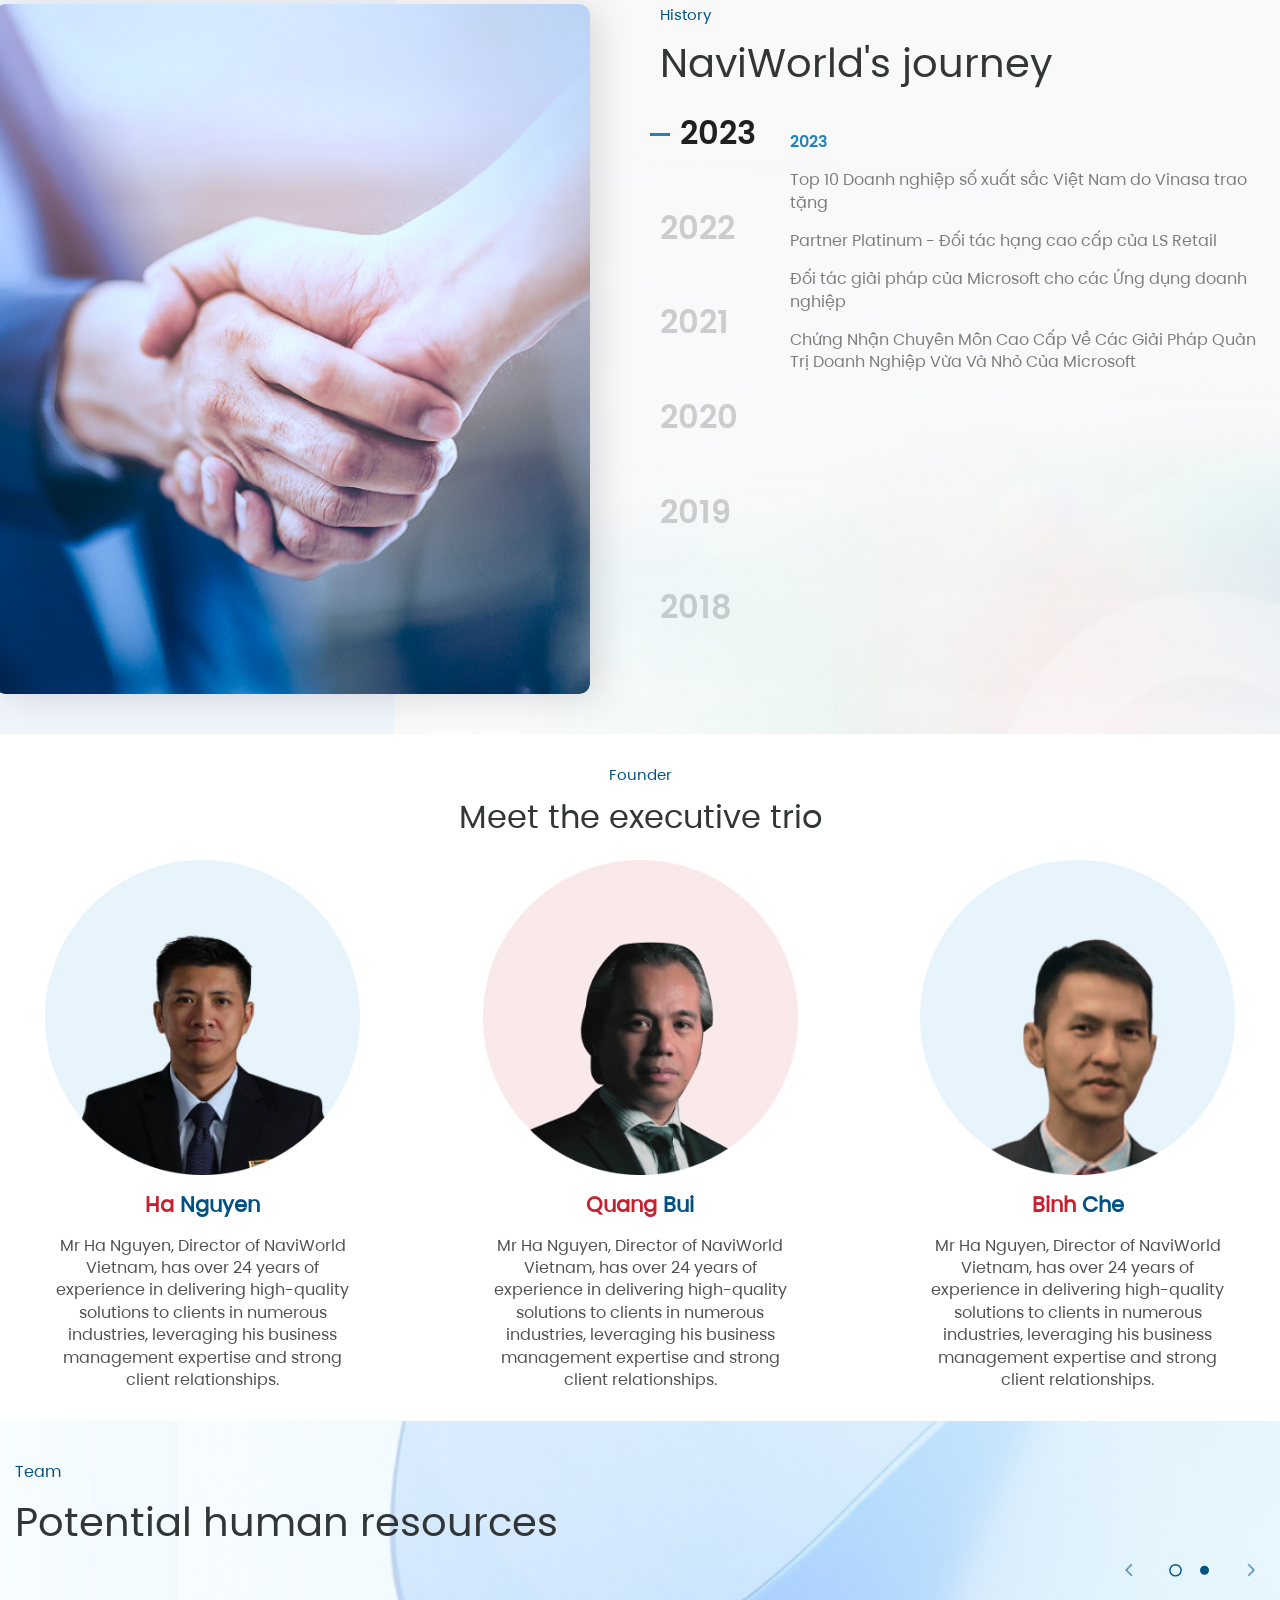
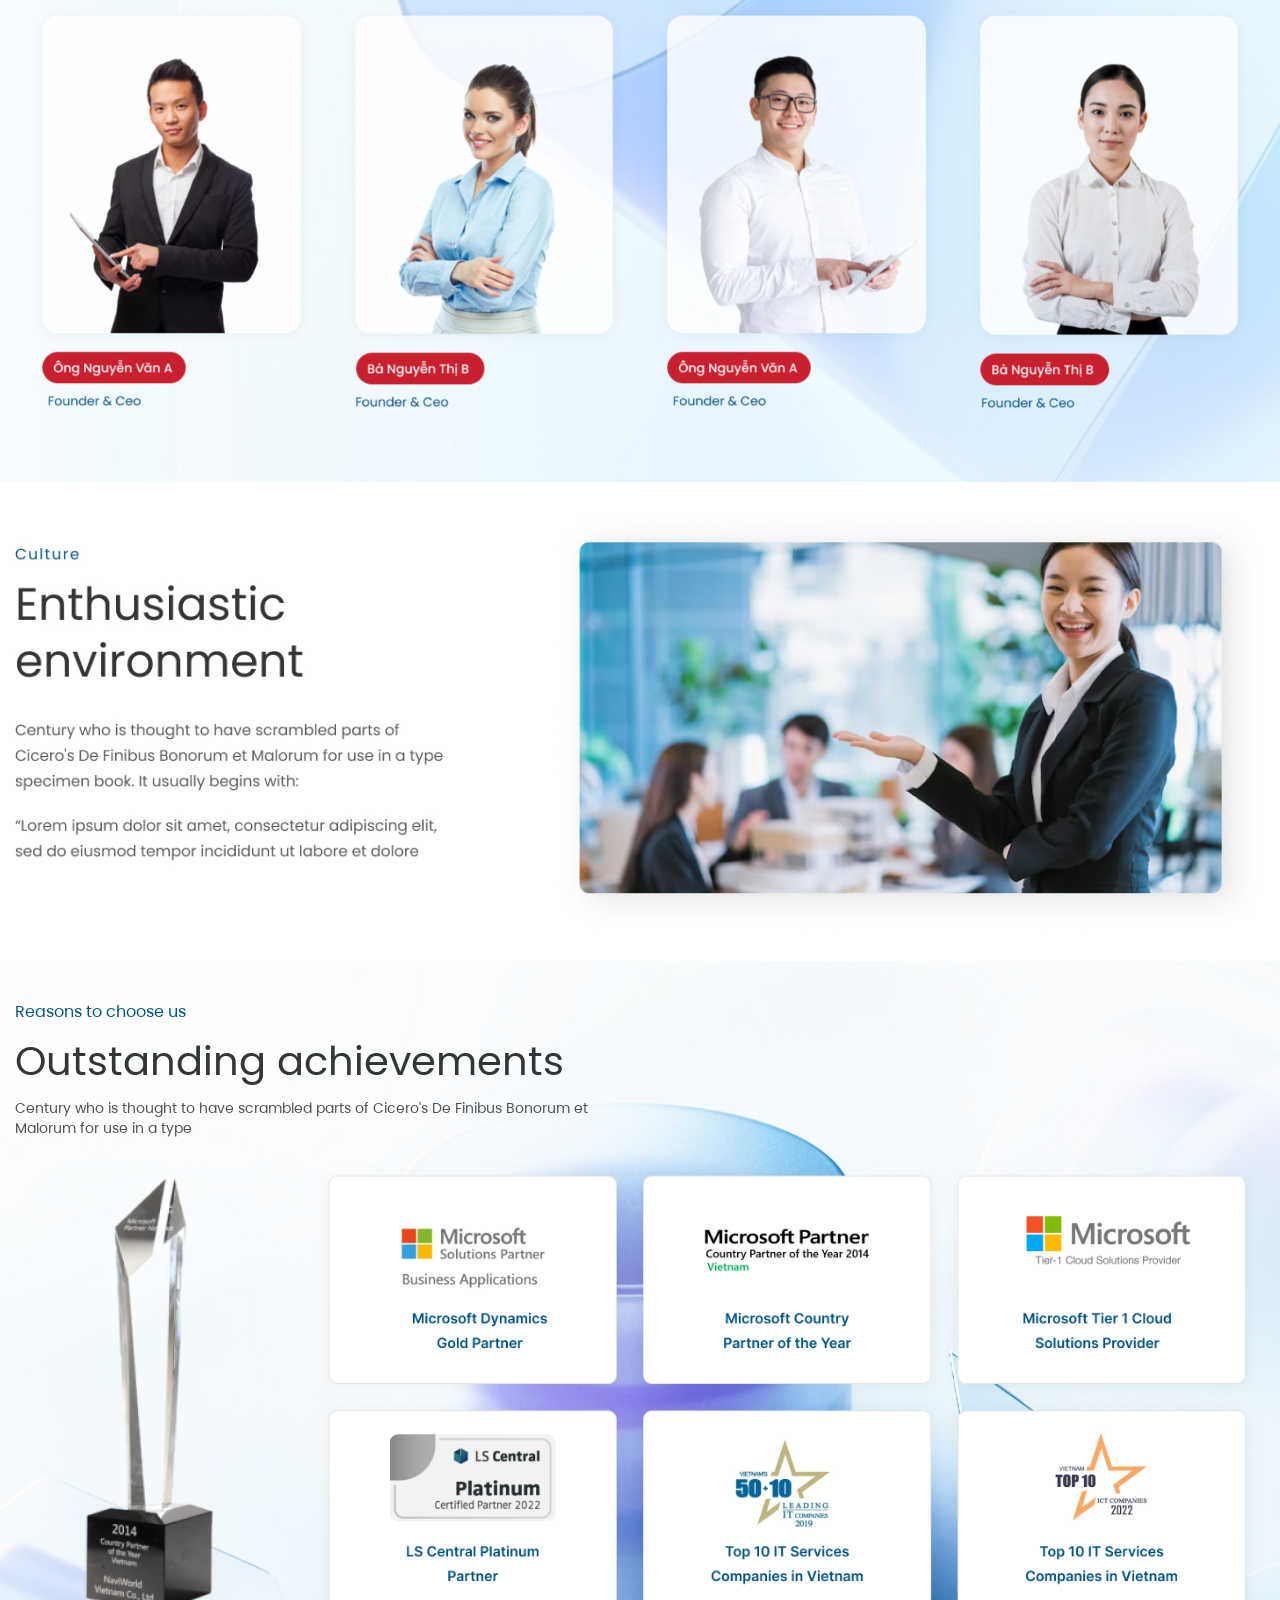
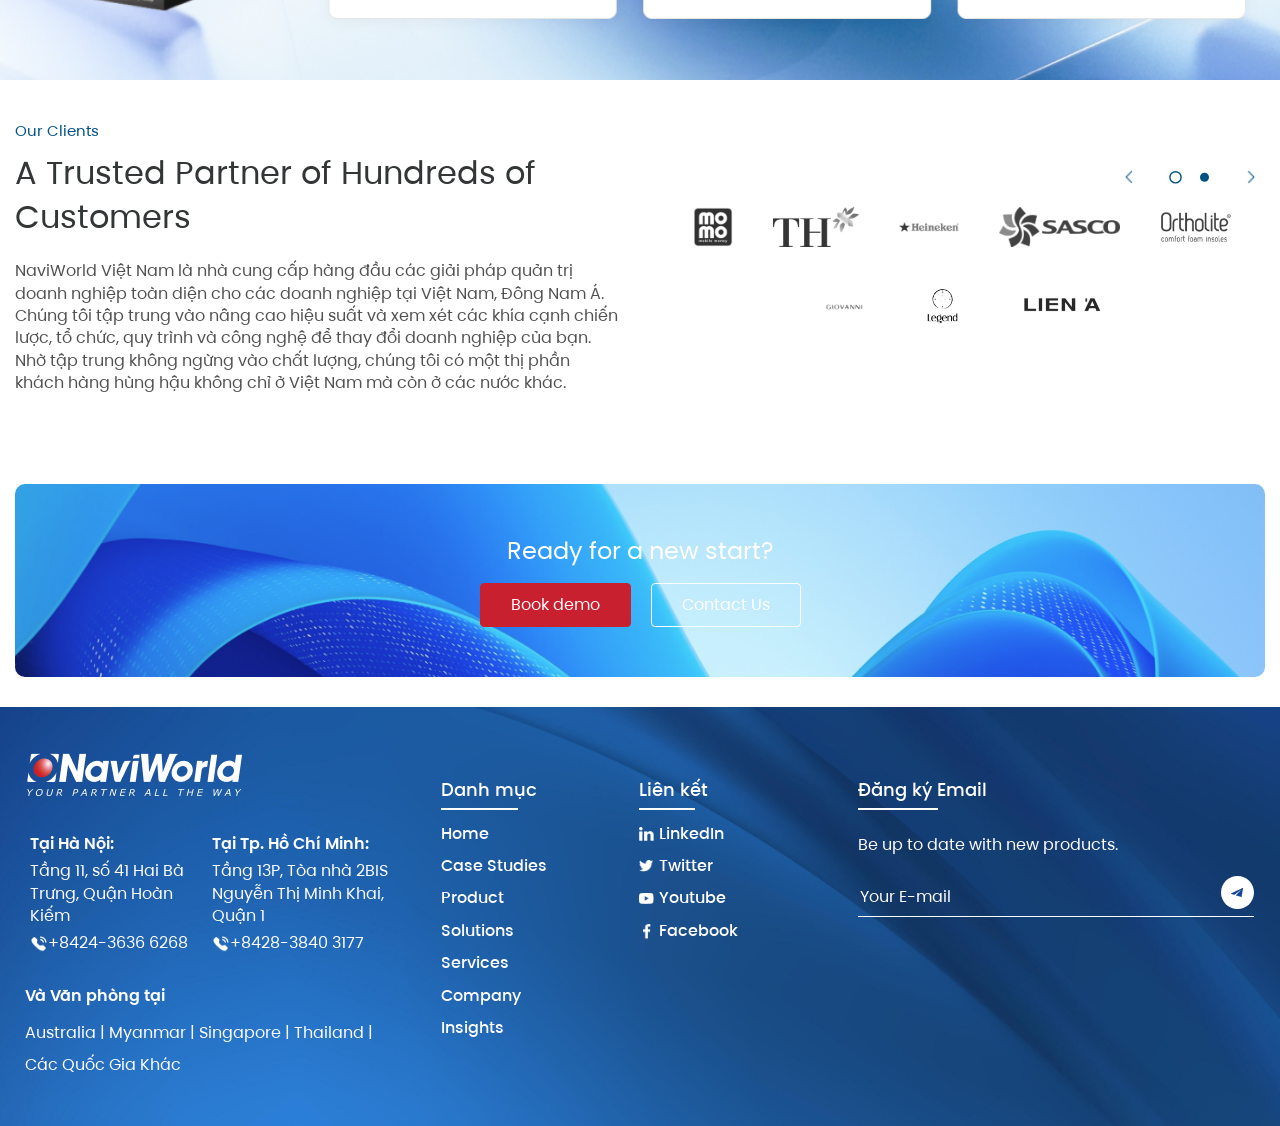
<file: about-us/index.html>
<!DOCTYPE html>
<html lang="en">

<head>
    <meta charset="UTF-8">
    <meta name="viewport" content="width=device-width, initial-scale=1.0">
    <title>About us</title>
    <link rel="stylesheet" href="../assets/css/swiper-bundle.css">
    <link rel="stylesheet" href="../assets/css/style.css">
    <link rel="stylesheet" href="../header/css/style.css">
    <link rel="stylesheet" href="../footer/css/style.css">
    <link rel="stylesheet" href="./navi_1_2_0_banner/css/navi_1_2_0_banner.css">
    <link rel="stylesheet" href="../home/navi_1_0_0_nav/css/navi_1_0_0_nav.css">
    <link rel="stylesheet" href="../home/navi_1_0_0_overView/css/navi_1_0_0_overView.css">
    <link rel="stylesheet" href="../about-us/navi_1_0_0_vision/css/navi_1_0_0_vision.css">
    <link rel="stylesheet" href="../about-us/navi_1_0_0_history/css/navi_1_0_0_history.css">
    <link rel="stylesheet" href="../about-us/navi_1_0_0_founder/css/navi_1_0_0_founder.css">
    <link rel="stylesheet" href="../about-us/navi_1_0_0_team/css/navi_1_0_0_team.css">
    <link rel="stylesheet" href="../about-us/navi_1_0_0_culture/css/navi_1_0_0_culture.css">
    <link rel="stylesheet" href="../home/navi_1_0_0_chooseUs/css/navi_1_0_0_chooseUs.css">
    <link rel="stylesheet" href="../sasco/navi_1_0_0_ourClients/css/navi_1_0_0_ourClients.css">
    <link rel="stylesheet" href="../sasco/navi_1_2_0_contact/css/navi_1_2_0_contact.css">
</head>

<body>
    <header class="header_1_0_0">
        <div class="header_1_0_0__top">
            <div class="container">
                <div class="header_1_0_0__note">AI that works. Coming June 5, Asana redefines work management—again.
                </div>
                <a href="#" class="header_1_0_0__early">Get early access <img src="../header/images/icon-arrow.png"
                        alt=""></a>
            </div>
        </div>
        <div class="header_1_0_0__bottom">
            <div class="container">
                <div class="header_1_0_0__bar"><img src="../header/images/hamburger.svg" alt=""></div>
                <a href="/naviworld/home" class="header_1_0_0__logo"><img src="../header/images/logo.png" alt=""></a>
                <div class="header_1_0_0__nav">
                    <div class="header_1_0_0__item">
                        <a href="#">Product <img class="header_1_0_0__icon header_1_0_0__icon--2 "
                                src="../header/images/icon-down.png" alt=""></a>
                        <div class="header_1_0_0__dropdown">
                            <div class="header_1_0_0__subInfo">
                                <div class="header_1_0_0__subTitle">Product</div>
                                <div class="header_1_0_0__subDesc">Lorem Ipsum est un texte d’espace réservé couramment
                                    utilisé dans les industries graphique, imprimée et éditoriale pour prévisualiser les
                                    mises en page et les maquettes visuelles.</div>
                                <a href="#" class="header_1_0_0__subMore">Learn more <img
                                        src="../header/images/icon-arrow2.png" alt=""></a>
                            </div>
                            <div class="header_1_0_0__subMenu">
                                <div class="header_1_0_0__subNav isDropdown">
                                    <div class="header_1_0_0__subItem">
                                        <a href="#">MICROSOFT DYNAMICS <img
                                                class="header_1_0_0__icon header_1_0_0__icon--3"
                                                src="../header/images/icon-down.png" alt=""></a>
                                        <div class="header_1_0_0__subSecond">
                                            <div class="header_1_0_0__subCol">
                                                <a href="/naviworld/360-business">DYNAMICS 365 BUSINESS CENTRAL</a>
                                                <a href="#">DYNAMICS 365 CUSTOMER ENGAGEMENT</a>
                                                <a href="#">DYNAMICS 365 FINANCE & OPERATION</a>
                                                <a href="#">DYNAMICS 365 HUMAN RESOURCES</a>
                                                <a href="#">DYNAMICS 365 COPILOT</a>
                                            </div>
                                        </div>
                                    </div>
                                    <div class="header_1_0_0__subItem">
                                        <a href="#">3RD PARTY ISV SOLUTIONS </a>
                                    </div>
                                    <div class="header_1_0_0__subItem"><a href="#">NAVIWORLD ADD-ONS </a></div>
                                    <div class="header_1_0_0__subItem">
                                        <a href="#">MICROSOFT 365 <img class="header_1_0_0__icon header_1_0_0__icon--3"
                                                src="../header/images/icon-down.png" alt=""></a>
                                        <div class="header_1_0_0__subSecond">
                                            <div class="header_1_0_0__subCol">
                                                <a href="/naviworld/office-365">OFFICE 365</a>
                                                <a href="#">WINDOWS ENTERPRISE</a>
                                                <a href="#">ENTERPRISE MOBILITY & SECURITY</a>
                                                <a href="#">POWER BI</a>
                                                <a href="#">POWER PLATFORM</a>
                                                <a href="#">SHAREPOINT</a>
                                            </div>
                                            <div class="header_1_0_0__subCol">
                                                <a href="#">MICROSOFT TEAMS</a>
                                                <a href="#">MICROSOFT AZURE</a>
                                            </div>
                                        </div>
                                    </div>
                                </div>
                            </div>
                            <div class="header_1_0_0__desc">
                                <div class="header_1_0_0__subDesc header_1_0_0__subDesc--1">Lorem Ipsum est un texte
                                    d’espace réservé</div>
                                <a href="#" class="header_1_0_0__subMore">Learn more <img
                                        src="../header/images/icon-arrow2.png" alt=""></a>
                            </div>
                        </div>
                    </div>
                    <div class="header_1_0_0__item">
                        <a href="#">Solutions <img class="header_1_0_0__icon header_1_0_0__icon--2 "
                                src="../header/images/icon-down.png" alt=""></a>
                        <div class="header_1_0_0__dropdown">
                            <div class="header_1_0_0__subInfo">
                                <div class="header_1_0_0__subTitle">Solutions</div>
                                <div class="header_1_0_0__subDesc">Lorem Ipsum est un texte d’espace réservé couramment
                                    utilisé dans les industries graphique, imprimée et éditoriale pour prévisualiser les
                                    mises en page et les maquettes visuelles.</div>
                                <a href="#" class="header_1_0_0__subMore">Learn more <img
                                        src="../header/images/icon-arrow2.png" alt=""></a>
                            </div>
                            <div class="header_1_0_0__subMenu">
                                <div class="header_1_0_0__subNav isDropdown">
                                    <div class="header_1_0_0__subItem">
                                        <a href="#">BY NEED <img class="header_1_0_0__icon header_1_0_0__icon--3"
                                                src="../header/images/icon-down.png" alt=""></a>
                                        <div class="header_1_0_0__subSecond">
                                            <div class="header_1_0_0__subCol">
                                                <a href="/naviworld/marketing-sale">MARKETING & SALES</a>
                                                <a href="#">SERVICE</a>
                                                <a href="#">SUPPLY CHAIN MANAGEMENT</a>
                                                <a href="#">FINANCE</a>
                                                <a href="#">ENTERPRISE RESOURCE PLANNING (ERP)</a>
                                                <a href="#">SMALL AND MEDIUM BUSINESS</a>
                                            </div>
                                        </div>
                                    </div>
                                    <div class="header_1_0_0__subItem">
                                        <a href="#">BY INDUSTRY </a>
                                    </div>
                                </div>
                            </div>
                            <div class="header_1_0_0__desc header_1_0_0__desc--1">
                                <div class="header_1_0_0__subDesc header_1_0_0__subDesc--1">Lorem Ipsum est un texte
                                    d’espace réservé</div>
                                <a href="#" class="header_1_0_0__subMore">Learn more <img
                                        src="../header/images/icon-arrow2.png" alt=""></a>
                            </div>
                        </div>
                    </div>
                    <div class="header_1_0_0__item">
                        <a href="#">Service <img class="header_1_0_0__icon header_1_0_0__icon--2 "
                                src="../header/images/icon-down.png" alt=""></a>
                        <div class="header_1_0_0__dropdown">
                            <div class="header_1_0_0__subInfo">
                                <div class="header_1_0_0__subTitle">Service</div>
                                <div class="header_1_0_0__subDesc">Lorem Ipsum est un texte d’espace réservé couramment
                                    utilisé dans les industries graphique, imprimée et éditoriale pour prévisualiser les
                                    mises en page et les maquettes visuelles.</div>
                                <a href="#" class="header_1_0_0__subMore">Learn more <img
                                        src="../header/images/icon-arrow2.png" alt=""></a>
                            </div>
                            <div class="header_1_0_0__subMenu">
                                <div class="header_1_0_0__subNav">
                                    <div class="header_1_0_0__subItem">
                                        <a href="/naviworld/service">Information Technology Strategy</a>
                                    </div>
                                    <div class="header_1_0_0__subItem">
                                        <a href="#">Systems Integration and Project Management</a>
                                    </div>
                                    <div class="header_1_0_0__subItem">
                                        <a href="#">Enterprise Resource Planning (ERP) Application Implementation</a>
                                    </div>
                                    <div class="header_1_0_0__subItem">
                                        <a href="#">Custom Systems Delivery</a>
                                    </div>
                                    <div class="header_1_0_0__subItem">
                                        <a href="#">Technology Infrastructure Design and Implementation</a>
                                    </div>
                                    <div class="header_1_0_0__subItem">
                                        <a href="#">Second-Level Support Helpdesk</a>
                                    </div>
                                </div>
                            </div>
                            <div class="header_1_0_0__desc header_1_0_0__desc--1">
                                <div class="header_1_0_0__subDesc">Lorem Ipsum est un texte d’espace réservé</div>
                                <a href="#" class="header_1_0_0__subMore">Learn more <img
                                        src="../header/images/icon-arrow2.png" alt=""></a>
                            </div>
                        </div>
                    </div>
                    <div class="header_1_0_0__item"><a href="/naviworld/case-studies">Case Studies</a></div>
                    <div class="header_1_0_0__item"><a href="/naviworld/post">Insight</a></div>
                    <div class="header_1_0_0__item">
                        <a href="#">Company <img class="header_1_0_0__icon header_1_0_0__icon--2 "
                                src="../header/images/icon-down.png" alt=""></a>
                        <div class="header_1_0_0__dropdown">
                            <div class="header_1_0_0__subInfo">
                                <div class="header_1_0_0__subTitle">Service</div>
                                <div class="header_1_0_0__subDesc">Lorem Ipsum est un texte d’espace réservé couramment
                                    utilisé dans les industries graphique, imprimée et éditoriale pour prévisualiser les
                                    mises en page et les maquettes visuelles.</div>
                                <a href="#" class="header_1_0_0__subMore">Learn more <img
                                        src="../header/images/icon-arrow2.png" alt=""></a>
                            </div>
                            <div class="header_1_0_0__subMenu">
                                <div class="header_1_0_0__subNav">
                                    <div class="header_1_0_0__subItem">
                                        <a href="/naviworld/about-us">Introducing NaviWorld</a>
                                    </div>
                                    <div class="header_1_0_0__subItem">
                                        <a href="/naviworld/post">News & Events</a>
                                    </div>
                                </div>
                            </div>
                            <div class="header_1_0_0__desc header_1_0_0__desc--1">
                                <div class="header_1_0_0__subDesc">Lorem Ipsum est un texte d’espace réservé</div>
                                <a href="#" class="header_1_0_0__subMore">Learn more <img
                                        src="../header/images/icon-arrow2.png" alt=""></a>
                            </div>
                        </div>
                    </div>
                    <div class="header_1_0_0__item"><a href="/naviworld/document">Document</a></div>
                </div>
                <div class="header_1_0_0__action">
                    <div class="header_1_0_0__language">
                        <img class="header_1_0_0__icon header_1_0_0__icon--1" src="../header/images/icon-world.png"
                            alt="">
                        <div class="header_1_0_0__select">
                            <input type="text" value="EN" disabled>
                            <div class="header_1_0_0__option">
                                <a href="#">VI</a>
                                <a href="#">EN</a>
                            </div>
                        </div>
                        <img class="header_1_0_0__icon header_1_0_0__icon--2" src="../header/images/icon-down.png"
                            alt="">
                    </div>
                    <span class="header_1_0_0__line">|</span>
                    <a href="/naviworld/book-demo" class="header_1_0_0__button">Book demo <img
                            src="../header/images/icon-arrow2.png" alt=""></a>
                </div>
            </div>
        </div>
        <div class="header_1_0_0__bg"></div>
    </header>

    <div class="filter_1_0_0">
        <div class="container">
            <div class="filter_1_0_0__head">Explore and learn <br> our story</div>
        </div>
    </div>

    <section class="navi_1_0_0_nav">
        <div class="container">
            <a class="navi_1_0_0_nav__inner">
                <a href="#page1" class="navi_1_0_0_nav__item active">About us</a>
                <a href="#page2" class="navi_1_0_0_nav__item">Vision - Mission</a>
                <a href="#page3" class="navi_1_0_0_nav__item">History</a>
                <a href="#page4" class="navi_1_0_0_nav__item">Founder</a>
                <a href="#page5" class="navi_1_0_0_nav__item">Team</a>
                <a href="#page6" class="navi_1_0_0_nav__item">Culture</a>
                <a href="#page7" class="navi_1_0_0_nav__item">Achievements</a>
                <a href="#page8" class="navi_1_0_0_nav__item">Cilents</a>
        </div>
        </div>
    </section>

    <section id="page1" class="navi_1_0_0_overView">
        <div class="container">
            <div class="navi_1_0_0_overView__inner">
                <div class="navi_1_0_0_overView__img"><img src="../home/navi_1_0_0_overView/images/banner2.jpg" alt="">
                </div>
                <div class="navi_1_0_0_overView__content">
                    <div class="navi_1_0_0_overView__sub">About us</div>
                    <div class="navi_1_0_0_overView__title">Who are we?</div>
                    <div class="navi_1_0_0_overView__desc">
                        <p>NaviWorld Việt Nam, nhà cung cấp hàng đầu các giải pháp ERP (Enterprise Resources Planning) -
                            phần mềm quản trị doanh nghiệp toàn diện cho các doanh nghiệp tại Việt Nam và Đông Nam Á.
                            NaviWorld Việt Nam được thành lập cuối năm 2003 và là đối tác tiên phong về giải pháp
                            Microsoft Dynamics tại Việt Nam.</p>
                        <p>Là thành viên của Tập đoàn NaviWorld, chúng tôi hỗ trợ khách hàng trong việc lựa chọn và
                            triển khai các giải pháp ERP tiên tiến nhằm tối ưu hóa các quy trình hoạt động để đạt được
                            các lợi thế cạnh tranh nhất. Với các giải pháp ERP chuyên ngành cho Phân phối, Bán lẻ, Dịch
                            vụ và Sản xuất... NaviWorld Việt Nam mang đến cho khách hàng của mình các giải pháp tích hợp
                            được công nhận toàn cầu.</p>
                    </div>
                </div>
            </div>
        </div>
    </section>

    <section id="page2" class="navi_1_0_0_vision">
        <div class="container">
             <div class="navi_1_0_0_vision__content">
                 <div class="navi_1_0_0_vision__item">
                     <div class="navi_1_0_0_vision__head">Vison</div>
                     <div class="navi_1_0_0_vision__text">From its medieval origins to the digital era, learn everything there is to know about the ubiquitous lorem ipsum passage.</div>
                 </div>
                 <div class="navi_1_0_0_vision__item">
                     <div class="navi_1_0_0_vision__head">Mission</div>
                     <div class="navi_1_0_0_vision__text">Lorem ipsum is placeholder text commonly used in the graphic, print, and publishing industries for previewing layouts and visual mockups.</div>
                 </div>
             </div>
        </div>
    </section>

    <section id="page3" class="navi_1_0_0_history">
        <div class="container">
            <div class="navi_1_0_0_history__inner">
                <div class="navi_1_0_0_history__img"><img src="../about-us/navi_1_0_0_history/images/img.png" alt="">
                </div>
                <div class="navi_1_0_0_history__content">
                    <div class="navi_1_0_0_history__sub">History</div>
                    <div class="navi_1_0_0_history__title">NaviWorld's journey</div>
                    <div class="navi_1_0_0_history__timeline">
                        <div class="navi_1_0_0_history__item active">
                            <div class="navi_1_0_0_history__year">2023</div>
                            <div class="navi_1_0_0_history__text">
                                <div style="color: #2381BD; font-family: Fz Poppins SemBd;">2023</div>
                                <p>Top 10 Doanh nghiệp số xuất sắc Việt Nam do Vinasa trao tặng</p>
                                <p>Partner Platinum - Đối tác hạng cao cấp của LS Retail</p>
                                <p>Đối tác giải pháp của Microsoft cho các Ứng dụng doanh nghiệp</p>
                                <p>Chứng Nhận Chuyên Môn Cao Cấp Về Các Giải Pháp Quản Trị Doanh Nghiệp Vừa Và Nhỏ Của Microsoft</p>
                            </div>
                        </div>
                        <div class="navi_1_0_0_history__item">
                            <div class="navi_1_0_0_history__year">2022</div>
                            <div class="navi_1_0_0_history__text">
                                <div style="color: #2381BD; font-family: Fz Poppins SemBd;">2022</div>
                                <p>Top 10 Doanh nghiệp số xuất sắc Việt Nam do Vinasa trao tặng</p>
                                <p>Partner Platinum - Đối tác hạng cao cấp của LS Retail</p>
                                <p>Đối tác giải pháp của Microsoft cho các Ứng dụng doanh nghiệp</p>
                                <p>Chứng Nhận Chuyên Môn Cao Cấp Về Các Giải Pháp Quản Trị Doanh Nghiệp Vừa Và Nhỏ Của Microsoft</p>
                            </div>
                        </div>
                        <div class="navi_1_0_0_history__item">
                            <div class="navi_1_0_0_history__year">2021</div>
                            <div class="navi_1_0_0_history__text">
                                <div style="color: #2381BD; font-family: Fz Poppins SemBd;">2021</div>
                                <p>Top 10 Doanh nghiệp số xuất sắc Việt Nam do Vinasa trao tặng</p>
                                <p>Partner Platinum - Đối tác hạng cao cấp của LS Retail</p>
                                <p>Đối tác giải pháp của Microsoft cho các Ứng dụng doanh nghiệp</p>
                                <p>Chứng Nhận Chuyên Môn Cao Cấp Về Các Giải Pháp Quản Trị Doanh Nghiệp Vừa Và Nhỏ Của Microsoft</p>
                            </div>
                        </div>
                        <div class="navi_1_0_0_history__item">
                            <div class="navi_1_0_0_history__year">2020</div>
                            <div class="navi_1_0_0_history__text">
                                <div style="color: #2381BD; font-family: Fz Poppins SemBd;">2020</div>
                                <p>Top 10 Doanh nghiệp số xuất sắc Việt Nam do Vinasa trao tặng</p>
                                <p>Partner Platinum - Đối tác hạng cao cấp của LS Retail</p>
                                <p>Đối tác giải pháp của Microsoft cho các Ứng dụng doanh nghiệp</p>
                                <p>Chứng Nhận Chuyên Môn Cao Cấp Về Các Giải Pháp Quản Trị Doanh Nghiệp Vừa Và Nhỏ Của Microsoft</p>
                            </div>
                        </div>
                        <div class="navi_1_0_0_history__item">
                            <div class="navi_1_0_0_history__year">2019</div>
                            <div class="navi_1_0_0_history__text">
                                <div style="color: #2381BD; font-family: Fz Poppins SemBd;">2019</div>
                                <p>Top 10 Doanh nghiệp số xuất sắc Việt Nam do Vinasa trao tặng</p>
                                <p>Partner Platinum - Đối tác hạng cao cấp của LS Retail</p>
                                <p>Đối tác giải pháp của Microsoft cho các Ứng dụng doanh nghiệp</p>
                                <p>Chứng Nhận Chuyên Môn Cao Cấp Về Các Giải Pháp Quản Trị Doanh Nghiệp Vừa Và Nhỏ Của Microsoft</p>
                            </div>
                        </div>
                        <div class="navi_1_0_0_history__item">
                            <div class="navi_1_0_0_history__year">2018</div>
                            <div class="navi_1_0_0_history__text">
                                <div style="color: #2381BD; font-family: Fz Poppins SemBd;">2018</div>
                                <p>Top 10 Doanh nghiệp số xuất sắc Việt Nam do Vinasa trao tặng</p>
                                <p>Partner Platinum - Đối tác hạng cao cấp của LS Retail</p>
                                <p>Đối tác giải pháp của Microsoft cho các Ứng dụng doanh nghiệp</p>
                                <p>Chứng Nhận Chuyên Môn Cao Cấp Về Các Giải Pháp Quản Trị Doanh Nghiệp Vừa Và Nhỏ Của Microsoft</p>
                            </div>
                        </div>
                    </div>
                </div>
            </div>
        </div>
    </section>

    <section id="page4" class="navi_1_0_0_founder">
        <div class="container">
            <div class="navi_1_0_0_founder__sub">Founder</div>
            <div class="navi_1_0_0_founder__title">Meet the executive trio</div>
            <div class="navi_1_0_0_founder__inner">
                <div class="navi_1_0_0_founder__item">
                    <img src="../about-us/navi_1_0_0_founder/images/fd1.jpg" alt="">
                    <div class="navi_1_0_0_founder__name"><span>Ha </span>Nguyen</div>
                    <div class="navi_1_0_0_founder__desc">Mr Ha Nguyen, Director of NaviWorld Vietnam, has over 24 years
                        of experience in delivering high-quality solutions to clients in numerous industries, leveraging
                        his business management expertise and strong client relationships.</div>
                </div>
                <div class="navi_1_0_0_founder__item">
                    <img src="../about-us/navi_1_0_0_founder/images/fd2.jpg" alt="">
                    <div class="navi_1_0_0_founder__name"><span>Quang </span>Bui</div>
                    <div class="navi_1_0_0_founder__desc">Mr Ha Nguyen, Director of NaviWorld Vietnam, has over 24 years
                        of experience in delivering high-quality solutions to clients in numerous industries, leveraging
                        his business management expertise and strong client relationships.</div>
                </div>
                <div class="navi_1_0_0_founder__item">
                    <img src="../about-us/navi_1_0_0_founder/images/fd3.jpg" alt="">
                    <div class="navi_1_0_0_founder__name"><span>Binh </span>Che</div>
                    <div class="navi_1_0_0_founder__desc">Mr Ha Nguyen, Director of NaviWorld Vietnam, has over 24 years
                        of experience in delivering high-quality solutions to clients in numerous industries, leveraging
                        his business management expertise and strong client relationships.</div>
                </div>
            </div>
        </div>
    </section>

    <section class="navi_1_0_0_team">
        <div class="container">
            <div class="navi_1_0_0_team__sub">Team</div>
            <div class="navi_1_0_0_team__title">Potential human resources</div>
            <div class="swiper navi_1_0_0_team__mySwiper">
                <div class="swiper-wrapper">
                    <div class="swiper-slide">
                        <img src="../about-us/navi_1_0_0_team/images/team1.png" alt="">
                    </div>
                    <div class="swiper-slide">
                        <img src="../about-us/navi_1_0_0_team/images/team2.png" alt="">
                    </div>
                    <div class="swiper-slide">
                        <img src="../about-us/navi_1_0_0_team/images/team3.png" alt="">
                    </div>
                    <div class="swiper-slide">
                        <img src="../about-us/navi_1_0_0_team/images/team4.png" alt="">
                    </div>
                    <div class="swiper-slide">
                        <img src="../about-us/navi_1_0_0_team/images/team4.png" alt="">
                    </div>
                </div>
                <div class="container">
                    <div class="navi_1_0_0_team__control">
                        <div class="swiper-button-next navi_1_0_0_team__next"><img
                                src="../home/navi_1_0_0_service/images/icon-next.png" alt=""></div>
                        <div class="swiper-button-prev navi_1_0_0_team__prev"><img
                                src="../home/navi_1_0_0_service/images/icon-prev.png" alt=""></div>
                        <div class="swiper-pagination"></div>
                    </div>
                </div>
            </div>
        </div>
    </section>

    <section id="page6" class="navi_1_0_0_culture">
        <div class="container">
            <img src="../about-us/navi_1_0_0_culture/images/banner.jpg" alt="">
        </div>
    </section>

    <section id="page7" class="navi_1_0_0_chooseUs">
        <div class="container">
            <div class="navi_1_0_0_chooseUs__sub">Reasons to choose us</div>
            <div class="navi_1_0_0_chooseUs__title">Outstanding achievements</div>
            <div class="navi_1_0_0_chooseUs__desc">Century who is thought to have scrambled parts of Cicero's De Finibus
                Bonorum et Malorum for use in a type</div>
            <div class="navi_1_0_0_chooseUs__img"><img src="../home/navi_1_0_0_chooseUs/images/img.png" alt=""></div>
        </div>
    </section>

    <section id="page8" class="navi_1_2_0_overView">
        <div class="container">
            <div class="navi_1_2_0_overView__inner">
                <div class="navi_1_2_0_overView__content">
                    <div class="navi_1_2_0_overView__sub">Our Clients</div>
                    <div class="navi_1_2_0_overView__title">A Trusted Partner of Hundreds of Customers</div>
                    <div class="navi_1_2_0_overView__desc">
                        NaviWorld Việt Nam là nhà cung cấp hàng đầu các giải pháp quản trị doanh nghiệp toàn diện cho
                        các doanh nghiệp tại Việt Nam, Đông Nam Á. Chúng tôi tập trung vào nâng cao hiệu suất và xem xét
                        các khía cạnh chiến lược, tổ chức, quy trình và công nghệ để thay đổi doanh nghiệp của bạn. Nhờ
                        tập trung không ngừng vào chất lượng, chúng tôi có một thị phần khách hàng hùng hậu không chỉ ở
                        Việt Nam mà còn ở các nước khác.
                    </div>
                </div>
                <div class="navi_1_2_0_overView__img">
                    <div class="swiper navi_1_2_0_overView__mySwiper">
                        <div class="swiper-wrapper">
                            <div class="swiper-slide">
                                <div class="navi_1_2_0_overView__item">
                                    <img src="../sasco/navi_1_0_0_ourClients/images/mm.png" alt="">
                                    <img src="../sasco/navi_1_0_0_ourClients/images/th.png" alt="">
                                    <img class="img2" src="../sasco/navi_1_0_0_ourClients/images/hnk.png" alt="">
                                    <img src="../sasco/navi_1_0_0_ourClients/images/sc.png" alt="">
                                    <img src="../sasco/navi_1_0_0_ourClients/images/or.png" alt="">
                                    <img class="img1" src="../sasco/navi_1_0_0_ourClients/images/gio.png" alt="">
                                    <img class="img1" src="../sasco/navi_1_0_0_ourClients/images/le.png" alt="">
                                    <img src="../sasco/navi_1_0_0_ourClients/images/lien.png" alt="">
                                </div>
                            </div>
                            <div class="swiper-slide">
                                <div class="navi_1_2_0_overView__item">
                                    <img src="../sasco/navi_1_0_0_ourClients/images/mm.png" alt="">
                                    <img src="../sasco/navi_1_0_0_ourClients/images/th.png" alt="">
                                    <img class="img2" src="../sasco/navi_1_0_0_ourClients/images/hnk.png" alt="">
                                    <img src="../sasco/navi_1_0_0_ourClients/images/sc.png" alt="">
                                    <img src="../sasco/navi_1_0_0_ourClients/images/or.png" alt="">
                                    <img class="img1" src="../sasco/navi_1_0_0_ourClients/images/gio.png" alt="">
                                    <img class="img1" src="../sasco/navi_1_0_0_ourClients/images/le.png" alt="">
                                    <img src="../sasco/navi_1_0_0_ourClients/images/lien.png" alt="">
                                </div>
                            </div>
                        </div>
                        <div class="navi_1_2_0_overView__control">
                            <div class="swiper-button-next navi_1_2_0_overView__next"><img
                                    src="../home/navi_1_0_0_service/images/icon-next.png" alt=""></div>
                            <div class="swiper-button-prev navi_1_2_0_overView__prev"><img
                                    src="../home/navi_1_0_0_service/images/icon-prev.png" alt=""></div>
                            <div class="swiper-pagination"></div>
                        </div>
                    </div>
                </div>
            </div>
        </div>
    </section>

    <div class="container">
        <div class="contact_2_0_0">
            <div>
                <div class="contact_2_0_0__title">Ready for a new start?</div>
                <div class="contact_2_0_0__action">
                    <a href="/naviworld/book-demo" class="contact_2_0_0__btn contact_2_0_0__btn--1">Book demo</a>
                    <a href="/naviworld/contact" class="contact_2_0_0__btn contact_2_0_0__btn--2">Contact Us</a>
                </div>
            </div>
        </div>
    </div>


    <footer class="footer_1_0_0">
        <div class="container">
            <div class="footer_1_0_0__inner">
                <div class="footer_1_0_0__col">
                    <div class="footer_1_0_0__logo"><img src="../footer/images/logo.png" alt=""></div>
                    <div class="footer_1_0_0__inner">
                        <div class="footer_1_0_0__pin">
                            <p class="footer_1_0_0__600">Tại Hà Nội:</p>
                            <p>Tầng 11, số 41 Hai Bà Trưng, Quận Hoàn Kiếm</p>
                            <p class="footer_1_0_0__phone"><img src="../footer/images/calling.png" alt=""> +8424-3636
                                6268</p>
                        </div>
                        <div class="footer_1_0_0__pin">
                            <p class="footer_1_0_0__600">Tại Tp. Hồ Chí Minh:</p>
                            <p>Tầng 13P, Tòa nhà 2BIS Nguyễn Thị Minh Khai, Quận 1</p>
                            <p class="footer_1_0_0__phone"><img src="../footer/images/calling.png" alt=""> +8428-3840
                                3177</p>
                        </div>
                    </div>
                    <div class="footer_1_0_0__global">
                        <p class="footer_1_0_0__600">Và Văn phòng tại</p>
                        <p>Australia |
                            Myanmar |
                            Singapore |
                            Thailand | <br>
                            Các Quốc Gia Khác</p>
                    </div>
                </div>
                <div class="footer_1_0_0__col">
                    <div class="footer_1_0_0__inner">
                        <div class="footer_1_0_0__cate">
                            <div class="footer_1_0_0__cateHead">Danh mục</div>
                            <a href="/naviworld/home" class="footer_1_0_0__link">Home</a>
                            <a href="/naviworld/case-studies" class="footer_1_0_0__link">Case Studies</a>
                            <a href="/naviworld/360-business" class="footer_1_0_0__link">Product</a>
                            <a href="/naviworld/home" class="footer_1_0_0__link">Solutions</a>
                            <a href="/naviworld/service" class="footer_1_0_0__link">Services</a>
                            <a href="/naviworld/about-us" class="footer_1_0_0__link">Company</a>
                            <a href="/naviworld/post" class="footer_1_0_0__link">Insights</a>
                        </div>
                        <div class="footer_1_0_0__cate">
                            <div class="footer_1_0_0__cateHead">Liên kết</div>
                            <a href="#" class="footer_1_0_0__link footer_1_0_0__link--1"><img
                                    src="../footer/images/lk.png" alt="">LinkedIn</a>
                            <a href="#" class="footer_1_0_0__link footer_1_0_0__link--1"><img
                                    src="../footer/images/tk.png" alt="">Twitter</a>
                            <a href="#" class="footer_1_0_0__link footer_1_0_0__link--1"><img
                                    src="../footer/images/ytb.png" alt="">Youtube</a>
                            <a href="#" class="footer_1_0_0__link footer_1_0_0__link--1"><img
                                    src="../footer/images/fb.png" alt="">Facebook</a>
                        </div>
                    </div>
                </div>
                <div class="footer_1_0_0__col">
                    <div class="footer_1_0_0__email">
                        <div class="footer_1_0_0__cateHead">Đăng ký Email</div>
                        <p class="footer_1_0_0__up">Be up to date with new products.</p>
                        <div class="footer_1_0_0__input">
                            <input type="text" placeholder="Your E-mail">
                            <div class="footer_1_0_0__submit"><img src="../footer/images/submit.jpg" alt=""></div>
                        </div>
                    </div>
                </div>
            </div>
        </div>
    </footer>

    <script src="../assets/js/swiper-bundle.min.js"></script>
    <script src="../header/js/script.js"></script>
    <script src="../about-us//navi_1_0_0_history/js/navi_1_0_0_history.js"></script>
    <script src="../about-us/navi_1_0_0_team/js/navi_1_0_0_team.js"></script>
    <script src="../sasco/navi_1_0_0_ourClients/js/navi_1_0_0_ourClients.js"></script>
</body>

</html>
</file>
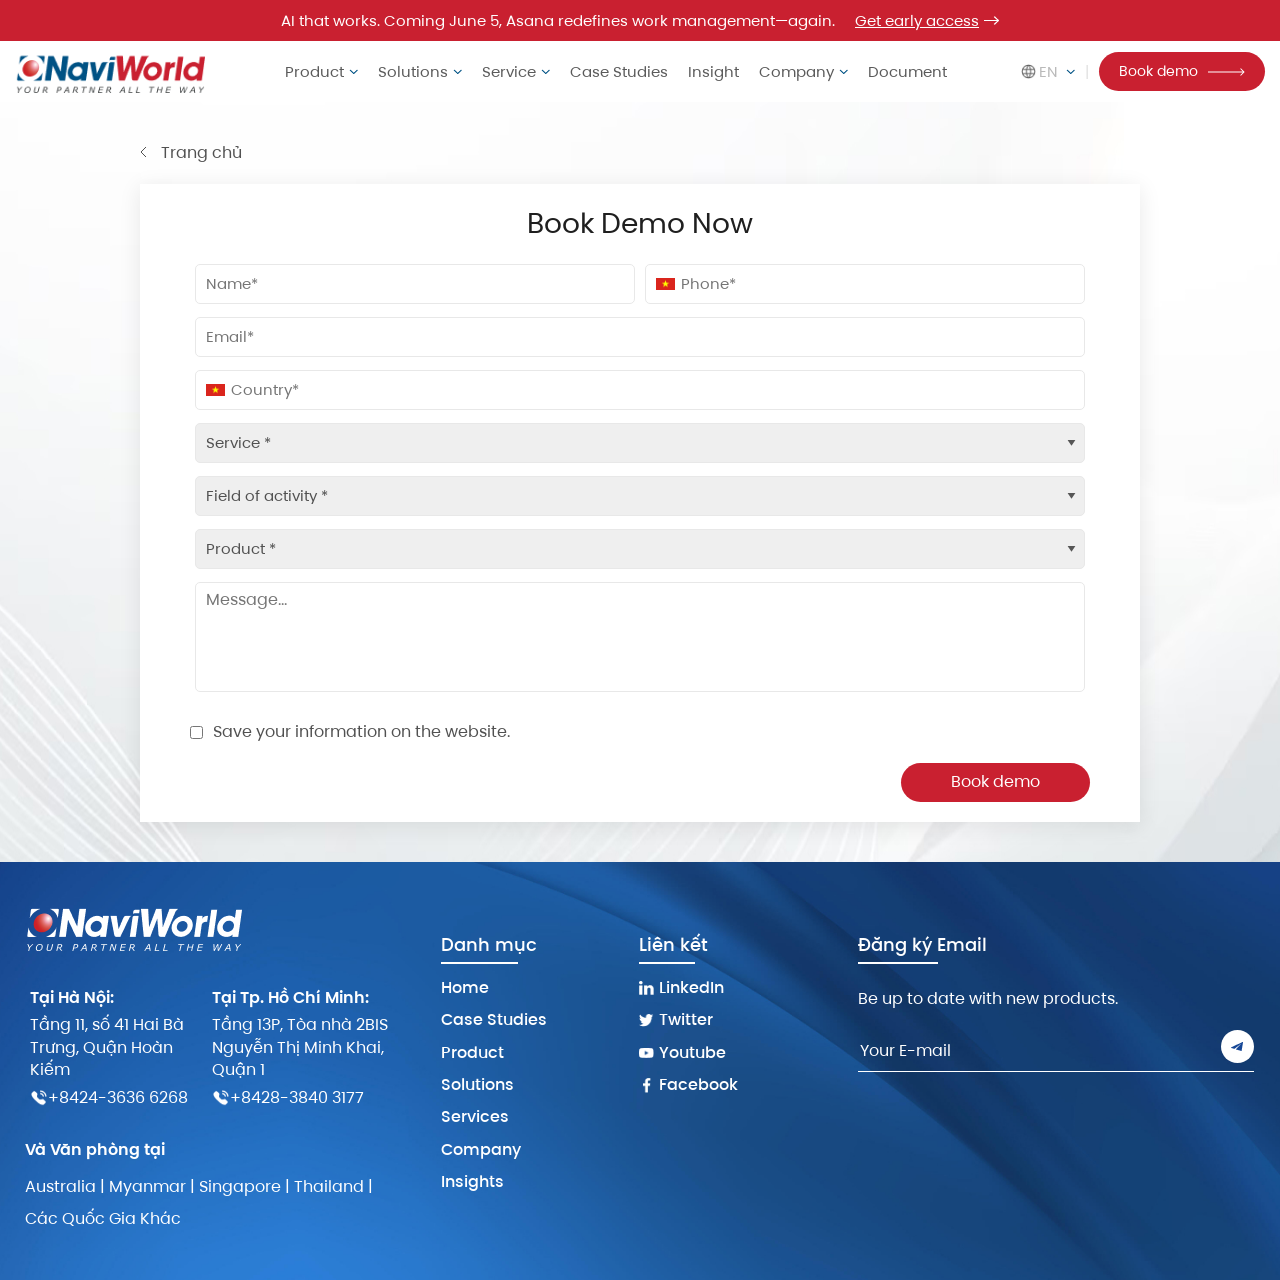
<file: book-demo/index.html>
<!DOCTYPE html>
<html lang="en">

<head>
    <meta charset="UTF-8">
    <meta name="viewport" content="width=device-width, initial-scale=1.0">
    <title>Book demo</title>
    <link rel="stylesheet" href="../assets/css/style.css">
    <link rel="stylesheet" href="../header/css/style.css">
    <link rel="stylesheet" href="../footer/css/style.css">
    <link rel="stylesheet" href="css/style.css">
</head>

<body>
    <header class="header_1_0_0">
        <div class="header_1_0_0__top">
            <div class="container">
                <div class="header_1_0_0__note">AI that works. Coming June 5, Asana redefines work management—again.
                </div>
                <a href="#" class="header_1_0_0__early">Get early access <img src="../header/images/icon-arrow.png"
                        alt=""></a>
            </div>
        </div>
        <div class="header_1_0_0__bottom">
            <div class="container">
                <div class="header_1_0_0__bar"><img src="../header/images/hamburger.svg" alt=""></div>
                <a href="/naviworld/home" class="header_1_0_0__logo"><img src="../header/../header/images/logo.png" alt=""></a>
                <div class="header_1_0_0__nav">
                    <div class="header_1_0_0__item">
                        <a href="#">Product <img class="header_1_0_0__icon header_1_0_0__icon--2 "
                                src="../header/images/icon-down.png" alt=""></a>
                        <div class="header_1_0_0__dropdown">
                            <div class="header_1_0_0__subInfo">
                                <div class="header_1_0_0__subTitle">Product</div>
                                <div class="header_1_0_0__subDesc">Lorem Ipsum est un texte d’espace réservé couramment
                                    utilisé dans les industries graphique, imprimée et éditoriale pour prévisualiser les
                                    mises en page et les maquettes visuelles.</div>
                                <a href="#" class="header_1_0_0__subMore">Learn more <img
                                        src="../header/images/icon-arrow2.png" alt=""></a>
                            </div>
                            <div class="header_1_0_0__subMenu">
                                <div class="header_1_0_0__subNav isDropdown">
                                    <div class="header_1_0_0__subItem">
                                        <a href="#">MICROSOFT DYNAMICS <img
                                                class="header_1_0_0__icon header_1_0_0__icon--3"
                                                src="../header/images/icon-down.png" alt=""></a>
                                        <div class="header_1_0_0__subSecond">
                                            <div class="header_1_0_0__subCol">
                                                <a href="/naviworld/360-business">DYNAMICS 365 BUSINESS CENTRAL</a>
                                                <a href="#">DYNAMICS 365 CUSTOMER ENGAGEMENT</a>
                                                <a href="#">DYNAMICS 365 FINANCE & OPERATION</a>
                                                <a href="#">DYNAMICS 365 HUMAN RESOURCES</a>
                                                <a href="#">DYNAMICS 365 COPILOT</a>
                                            </div>
                                        </div>
                                    </div>
                                    <div class="header_1_0_0__subItem">
                                        <a href="#">3RD PARTY ISV SOLUTIONS </a>
                                    </div>
                                    <div class="header_1_0_0__subItem"><a href="#">NAVIWORLD ADD-ONS </a></div>
                                    <div class="header_1_0_0__subItem">
                                        <a href="#">MICROSOFT 365 <img class="header_1_0_0__icon header_1_0_0__icon--3"
                                                src="../header/images/icon-down.png" alt=""></a>
                                        <div class="header_1_0_0__subSecond">
                                            <div class="header_1_0_0__subCol">
                                                <a href="/naviworld/office-365">OFFICE 365</a>
                                                <a href="#">WINDOWS ENTERPRISE</a>
                                                <a href="#">ENTERPRISE MOBILITY & SECURITY</a>
                                                <a href="#">POWER BI</a>
                                                <a href="#">POWER PLATFORM</a>
                                                <a href="#">SHAREPOINT</a>
                                            </div>
                                            <div class="header_1_0_0__subCol">
                                                <a href="#">MICROSOFT TEAMS</a>
                                                <a href="#">MICROSOFT AZURE</a>
                                            </div>
                                        </div>
                                    </div>
                                </div>
                            </div>
                            <div class="header_1_0_0__desc">
                                <div class="header_1_0_0__subDesc header_1_0_0__subDesc--1">Lorem Ipsum est un texte
                                    d’espace réservé</div>
                                <a href="#" class="header_1_0_0__subMore">Learn more <img
                                        src="../header/images/icon-arrow2.png" alt=""></a>
                            </div>
                        </div>
                    </div>
                    <div class="header_1_0_0__item">
                        <a href="#">Solutions <img class="header_1_0_0__icon header_1_0_0__icon--2 "
                                src="../header/images/icon-down.png" alt=""></a>
                        <div class="header_1_0_0__dropdown">
                            <div class="header_1_0_0__subInfo">
                                <div class="header_1_0_0__subTitle">Solutions</div>
                                <div class="header_1_0_0__subDesc">Lorem Ipsum est un texte d’espace réservé couramment
                                    utilisé dans les industries graphique, imprimée et éditoriale pour prévisualiser les
                                    mises en page et les maquettes visuelles.</div>
                                <a href="#" class="header_1_0_0__subMore">Learn more <img
                                        src="../header/images/icon-arrow2.png" alt=""></a>
                            </div>
                            <div class="header_1_0_0__subMenu">
                                <div class="header_1_0_0__subNav isDropdown">
                                    <div class="header_1_0_0__subItem">
                                        <a href="#">BY NEED <img class="header_1_0_0__icon header_1_0_0__icon--3"
                                                src="../header/images/icon-down.png" alt=""></a>
                                        <div class="header_1_0_0__subSecond">
                                            <div class="header_1_0_0__subCol">
                                                <a href="/naviworld/marketing-sale">MARKETING & SALES</a>
                                                <a href="#">SERVICE</a>
                                                <a href="#">SUPPLY CHAIN MANAGEMENT</a>
                                                <a href="#">FINANCE</a>
                                                <a href="#">ENTERPRISE RESOURCE PLANNING (ERP)</a>
                                                <a href="#">SMALL AND MEDIUM BUSINESS</a>
                                            </div>
                                        </div>
                                    </div>
                                    <div class="header_1_0_0__subItem">
                                        <a href="#">BY INDUSTRY </a>
                                    </div>
                                </div>
                            </div>
                            <div class="header_1_0_0__desc header_1_0_0__desc--1">
                                <div class="header_1_0_0__subDesc header_1_0_0__subDesc--1">Lorem Ipsum est un texte
                                    d’espace réservé</div>
                                <a href="#" class="header_1_0_0__subMore">Learn more <img
                                        src="../header/images/icon-arrow2.png" alt=""></a>
                            </div>
                        </div>
                    </div>
                    <div class="header_1_0_0__item">
                        <a href="#">Service <img class="header_1_0_0__icon header_1_0_0__icon--2 "
                                src="../header/images/icon-down.png" alt=""></a>
                        <div class="header_1_0_0__dropdown">
                            <div class="header_1_0_0__subInfo">
                                <div class="header_1_0_0__subTitle">Service</div>
                                <div class="header_1_0_0__subDesc">Lorem Ipsum est un texte d’espace réservé couramment
                                    utilisé dans les industries graphique, imprimée et éditoriale pour prévisualiser les
                                    mises en page et les maquettes visuelles.</div>
                                <a href="#" class="header_1_0_0__subMore">Learn more <img
                                        src="../header/images/icon-arrow2.png" alt=""></a>
                            </div>
                            <div class="header_1_0_0__subMenu">
                                <div class="header_1_0_0__subNav">
                                    <div class="header_1_0_0__subItem">
                                        <a href="/naviworld/service">Information Technology Strategy</a>
                                    </div>
                                    <div class="header_1_0_0__subItem">
                                        <a href="#">Systems Integration and Project Management</a>
                                    </div>
                                    <div class="header_1_0_0__subItem">
                                        <a href="#">Enterprise Resource Planning (ERP) Application Implementation</a>
                                    </div>
                                    <div class="header_1_0_0__subItem">
                                        <a href="#">Custom Systems Delivery</a>
                                    </div>
                                    <div class="header_1_0_0__subItem">
                                        <a href="#">Technology Infrastructure Design and Implementation</a>
                                    </div>
                                    <div class="header_1_0_0__subItem">
                                        <a href="#">Second-Level Support Helpdesk</a>
                                    </div>
                                </div>
                            </div>
                            <div class="header_1_0_0__desc header_1_0_0__desc--1">
                                <div class="header_1_0_0__subDesc">Lorem Ipsum est un texte d’espace réservé</div>
                                <a href="#" class="header_1_0_0__subMore">Learn more <img
                                        src="../header/images/icon-arrow2.png" alt=""></a>
                            </div>
                        </div>
                    </div>
                    <div class="header_1_0_0__item"><a href="/naviworld/case-studies">Case Studies</a></div>
                    <div class="header_1_0_0__item"><a href="/naviworld/post">Insight</a></div>
                    <div class="header_1_0_0__item">
                        <a href="#">Company <img class="header_1_0_0__icon header_1_0_0__icon--2 "
                                src="../header/images/icon-down.png" alt=""></a>
                        <div class="header_1_0_0__dropdown">
                            <div class="header_1_0_0__subInfo">
                                <div class="header_1_0_0__subTitle">Service</div>
                                <div class="header_1_0_0__subDesc">Lorem Ipsum est un texte d’espace réservé couramment
                                    utilisé dans les industries graphique, imprimée et éditoriale pour prévisualiser les
                                    mises en page et les maquettes visuelles.</div>
                                <a href="#" class="header_1_0_0__subMore">Learn more <img
                                        src="../header/images/icon-arrow2.png" alt=""></a>
                            </div>
                            <div class="header_1_0_0__subMenu">
                                <div class="header_1_0_0__subNav">
                                    <div class="header_1_0_0__subItem">
                                        <a href="/naviworld/about-us">Introducing NaviWorld</a>
                                    </div>
                                    <div class="header_1_0_0__subItem">
                                        <a href="/naviworld/post">News & Events</a>
                                    </div>
                                </div>
                            </div>
                            <div class="header_1_0_0__desc header_1_0_0__desc--1">
                                <div class="header_1_0_0__subDesc">Lorem Ipsum est un texte d’espace réservé</div>
                                <a href="#" class="header_1_0_0__subMore">Learn more <img
                                        src="../header/images/icon-arrow2.png" alt=""></a>
                            </div>
                        </div>
                    </div>
                    <div class="header_1_0_0__item"><a href="/naviworld/document">Document</a></div>
                </div>
                <div class="header_1_0_0__action">
                    <div class="header_1_0_0__language">
                        <img class="header_1_0_0__icon header_1_0_0__icon--1" src="../header/images/icon-world.png"
                            alt="">
                        <div class="header_1_0_0__select">
                            <input type="text" value="EN" disabled>
                            <div class="header_1_0_0__option">
                                <a href="#">VI</a>
                                <a href="#">EN</a>
                            </div>
                        </div>
                        <img class="header_1_0_0__icon header_1_0_0__icon--2" src="../header/images/icon-down.png"
                            alt="">
                    </div>
                    <span class="header_1_0_0__line">|</span>
                    <a href="/naviworld/book-demo" class="header_1_0_0__button">Book demo <img
                            src="../header/images/icon-arrow2.png" alt=""></a>
                </div>
            </div>
        </div>
        <div class="header_1_0_0__bg"></div>
    </header>

    <div class="bookDemo_1_0_0">
        <div class="container">
            <div class="bookDemo_1_0_0__inner">
                <div class="bookDemo_1_0_0__breadcrumb">
                    <a href="/naviworld"><img class="bookDemo_1_0_0__icon" src="images/icon-left.svg" alt=""> Trang
                        chủ</a>
                </div>
                <div class="bookDemo_1_0_0__box">
                    <div class="bookDemo_1_0_0__head">Book demo now</div>
                    <div class="bookDemo_1_0_0__form">
                        <div class="bookDemo_1_0_0__group">
                            <div class="bookDemo_1_0_0__control">
                                <input type="text" class="bookDemo_1_0_0__input" placeholder="Name*">
                            </div>
                            <div class="bookDemo_1_0_0__control bookDemo_1_0_0__control--1">
                                <input type="number" class="bookDemo_1_0_0__input" placeholder="Phone*">
                            </div>
                        </div>
                        <div class="bookDemo_1_0_0__control">
                            <input type="text" class="bookDemo_1_0_0__input" placeholder="Email*">
                        </div>
                        <div class="bookDemo_1_0_0__control bookDemo_1_0_0__control--1">
                            <input type="text" class="bookDemo_1_0_0__input" placeholder="Country*">
                        </div>
                        <div class="bookDemo_1_0_0__control">
                            <select class="bookDemo_1_0_0__input bookDemo_1_0_0__select">
                                <option value="" disabled selected>Service *</option>
                            </select>
                        </div>
                        <div class="bookDemo_1_0_0__control">
                            <select class="bookDemo_1_0_0__input bookDemo_1_0_0__select">
                                <option value="" disabled selected>Field of activity *</option>
                            </select>
                        </div>
                        <div class="bookDemo_1_0_0__control">
                            <select class="bookDemo_1_0_0__input bookDemo_1_0_0__select">
                                <option value="" disabled selected>Product *</option>
                            </select>
                        </div>
                        <div class="bookDemo_1_0_0__control">
                            <textarea placeholder="Message..." rows="5" class="bookDemo_1_0_0__message"></textarea>
                        </div>
                        <div class="bookDemo_1_0_0__checkbox">
                            <input type="checkbox" id="bookDemo_1_0_0__check">
                            <label for="bookDemo_1_0_0__check">Save your information on the website.</label>
                        </div>
                        <div class="bookDemo_1_0_0__submit">
                            <button>Book demo</button>
                        </div>
                    </div>
                </div>
            </div>
        </div>
    </div>

    <footer class="footer_1_0_0">
        <div class="container">
            <div class="footer_1_0_0__inner">
                <div class="footer_1_0_0__col">
                    <div class="footer_1_0_0__logo"><img src="../footer/images/logo.png" alt=""></div>
                    <div class="footer_1_0_0__inner">
                        <div class="footer_1_0_0__pin">
                            <p class="footer_1_0_0__600">Tại Hà Nội:</p>
                            <p>Tầng 11, số 41 Hai Bà Trưng, Quận Hoàn Kiếm</p>
                            <p class="footer_1_0_0__phone"><img src="../footer/images/calling.png" alt=""> +8424-3636
                                6268</p>
                        </div>
                        <div class="footer_1_0_0__pin">
                            <p class="footer_1_0_0__600">Tại Tp. Hồ Chí Minh:</p>
                            <p>Tầng 13P, Tòa nhà 2BIS Nguyễn Thị Minh Khai, Quận 1</p>
                            <p class="footer_1_0_0__phone"><img src="../footer/images/calling.png" alt=""> +8428-3840
                                3177</p>
                        </div>
                    </div>
                    <div class="footer_1_0_0__global">
                        <p class="footer_1_0_0__600">Và Văn phòng tại</p>
                        <p>Australia |
                            Myanmar |
                            Singapore |
                            Thailand | <br>
                            Các Quốc Gia Khác</p>
                    </div>
                </div>
                <div class="footer_1_0_0__col">
                    <div class="footer_1_0_0__inner">
                        <div class="footer_1_0_0__cate">
                            <div class="footer_1_0_0__cateHead">Danh mục</div>
                            <a href="/naviworld/home" class="footer_1_0_0__link">Home</a>
                            <a href="/naviworld/case-studies" class="footer_1_0_0__link">Case Studies</a>
                            <a href="/naviworld/360-business" class="footer_1_0_0__link">Product</a>
                            <a href="/naviworld/home" class="footer_1_0_0__link">Solutions</a>
                            <a href="/naviworld/service" class="footer_1_0_0__link">Services</a>
                            <a href="/naviworld/about-us" class="footer_1_0_0__link">Company</a>
                            <a href="/naviworld/post" class="footer_1_0_0__link">Insights</a>
                        </div>
                        <div class="footer_1_0_0__cate">
                            <div class="footer_1_0_0__cateHead">Liên kết</div>
                            <a href="#" class="footer_1_0_0__link footer_1_0_0__link--1"><img
                                    src="../footer/images/lk.png" alt="">LinkedIn</a>
                            <a href="#" class="footer_1_0_0__link footer_1_0_0__link--1"><img
                                    src="../footer/images/tk.png" alt="">Twitter</a>
                            <a href="#" class="footer_1_0_0__link footer_1_0_0__link--1"><img
                                    src="../footer/images/ytb.png" alt="">Youtube</a>
                            <a href="#" class="footer_1_0_0__link footer_1_0_0__link--1"><img
                                    src="../footer/images/fb.png" alt="">Facebook</a>
                        </div>
                    </div>
                </div>
                <div class="footer_1_0_0__col">
                    <div class="footer_1_0_0__email">
                        <div class="footer_1_0_0__cateHead">Đăng ký Email</div>
                        <p class="footer_1_0_0__up">Be up to date with new products.</p>
                        <div class="footer_1_0_0__input">
                            <input type="text" placeholder="Your E-mail">
                            <div class="footer_1_0_0__submit"><img src="../footer/images/submit.jpg" alt=""></div>
                        </div>
                    </div>
                </div>
            </div>
        </div>
    </footer>

    <script src="../header/js/script.js"></script>
</body>

</html>
</file>
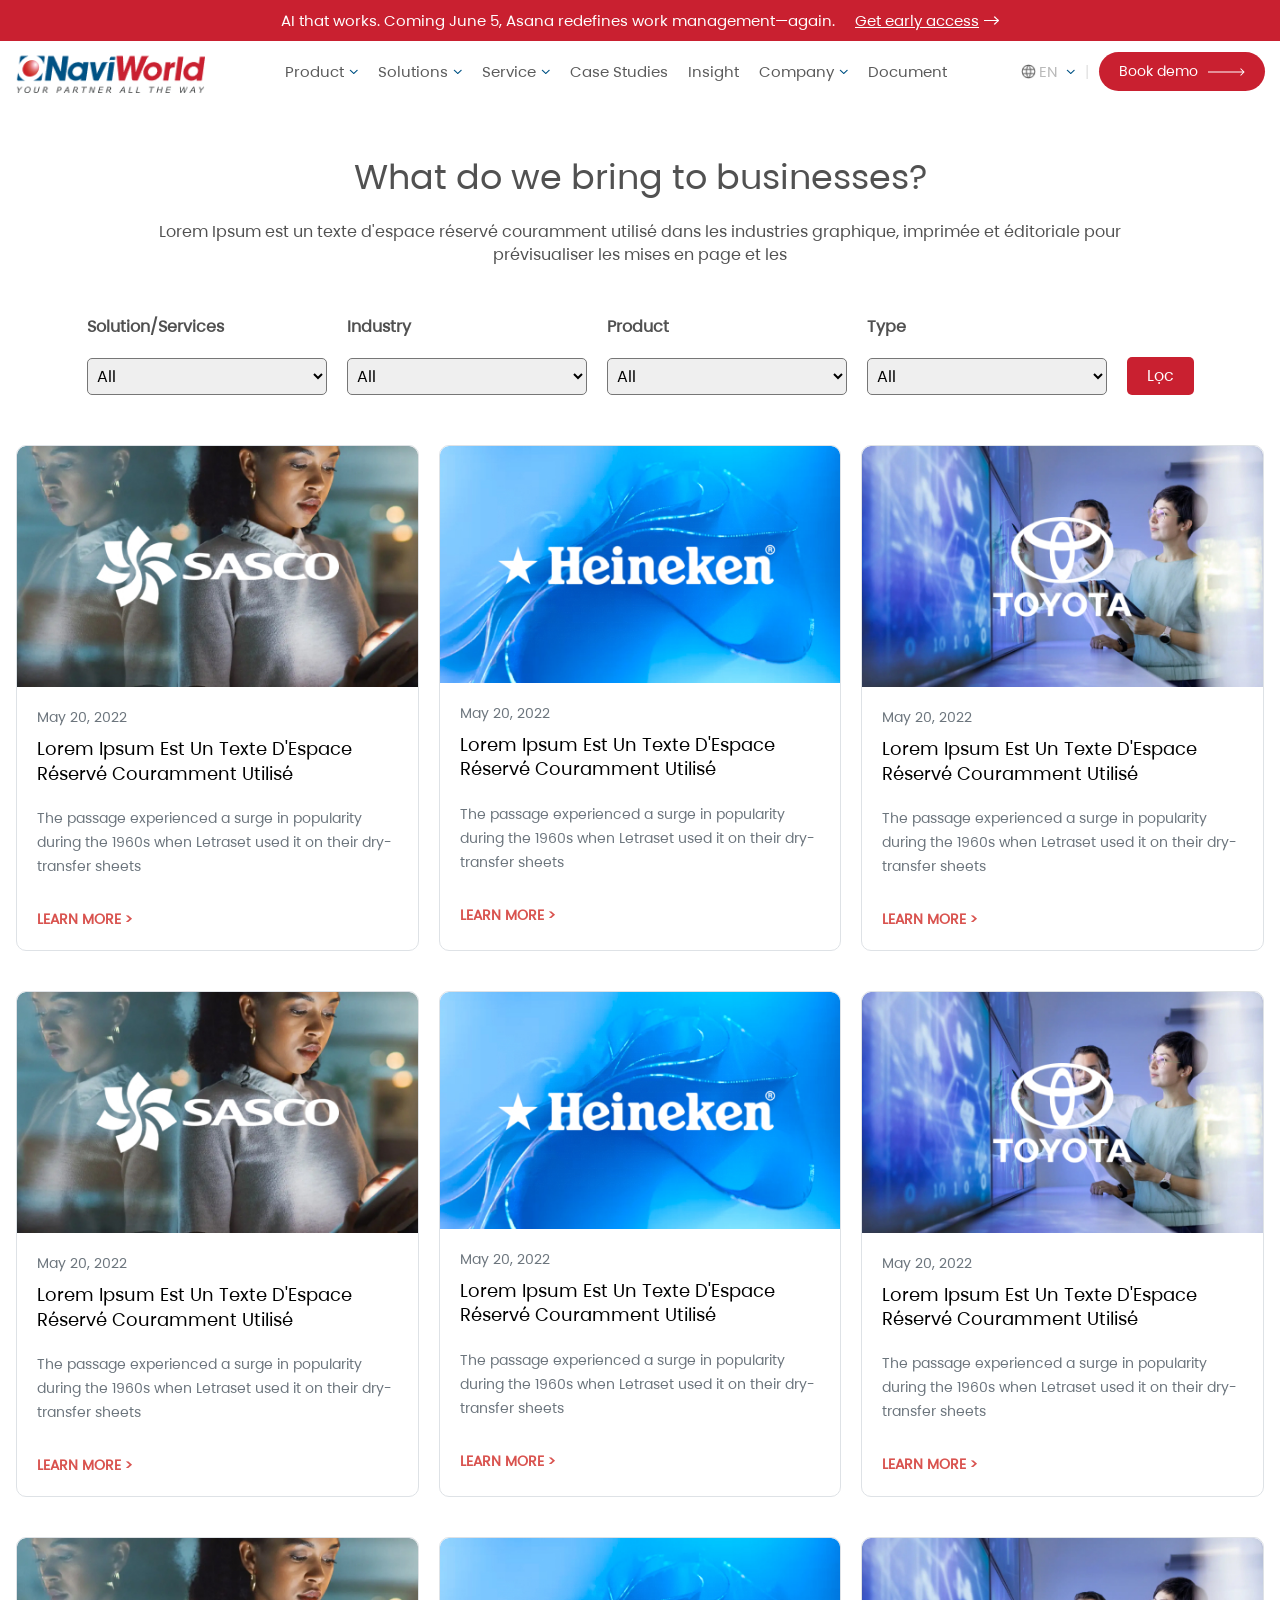
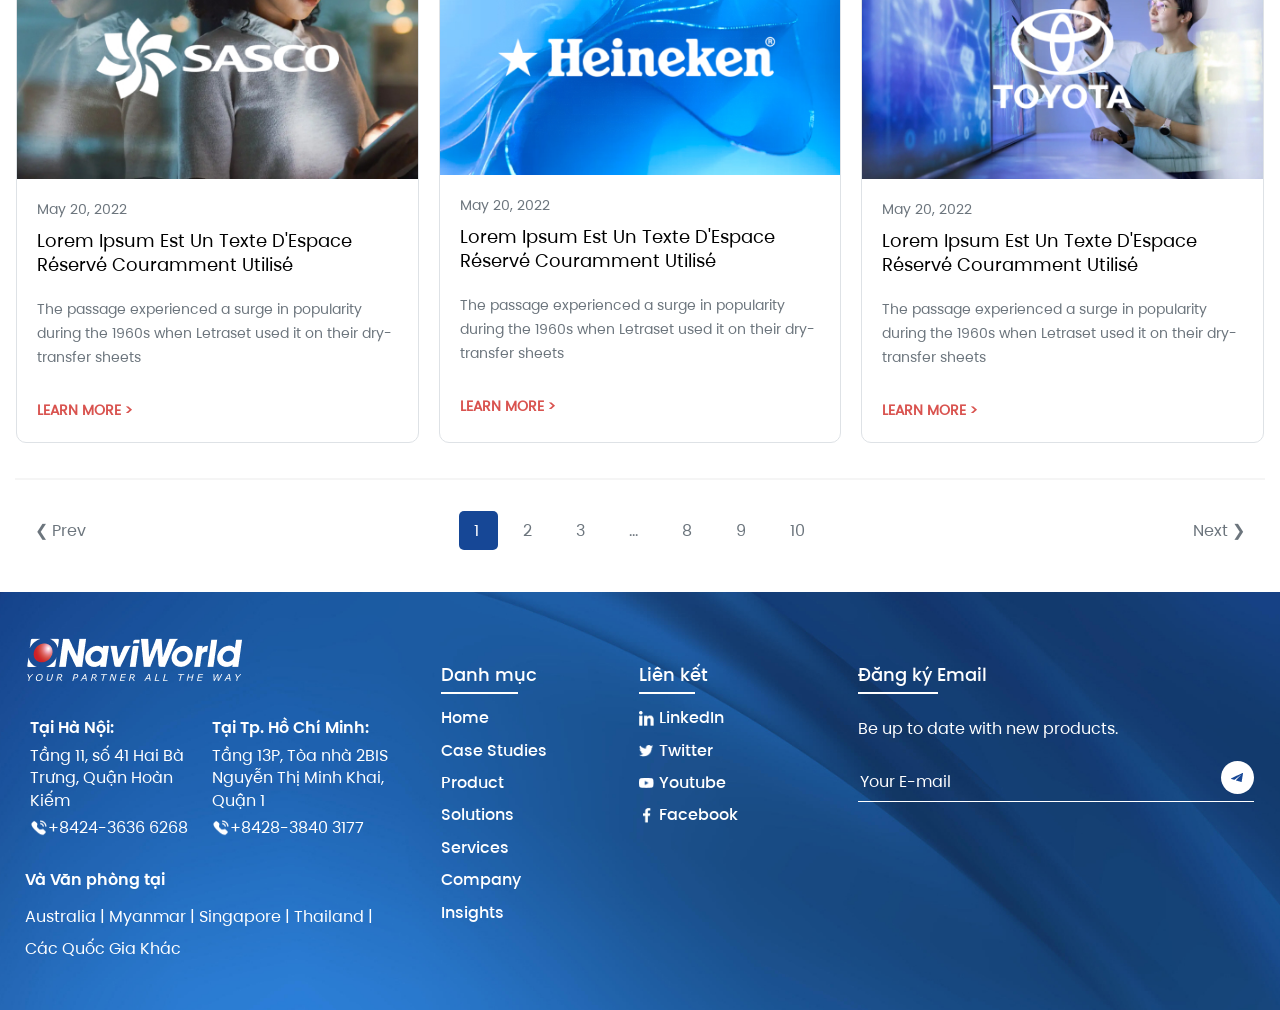
<file: case-studies/index.html>
<!DOCTYPE html>
<html lang="en">
  <head>
    <meta charset="UTF-8" />
    <meta name="viewport" content="width=device-width, initial-scale=1.0" />
    <title>Case Study</title>
    <link rel="stylesheet" href="../assets/css/style.css" />
    <link rel="stylesheet" href="../header/css/style.css" />
    <link rel="stylesheet" href="../footer/css/style.css" />
    <link rel="stylesheet" href="css/style.css" />
  </head>
  <body>
    <header class="header_1_0_0">
      <div class="header_1_0_0__top">
        <div class="container">
          <div class="header_1_0_0__note">
            AI that works. Coming June 5, Asana redefines work management—again.
          </div>
          <a href="#" class="header_1_0_0__early"
            >Get early access <img src="../header/images/icon-arrow.png" alt=""
          /></a>
        </div>
      </div>
      <div class="header_1_0_0__bottom">
        <div class="container">
          <div class="header_1_0_0__bar">
            <img src="../header/images/hamburger.svg" alt="" />
          </div>
          <a href="/naviworld" class="header_1_0_0__logo"
            ><img src="../header/images/logo.png" alt=""
          /></a>
          <div class="header_1_0_0__nav">
            <div class="header_1_0_0__item">
              <a href="#"
                >Product
                <img
                  class="header_1_0_0__icon header_1_0_0__icon--2"
                  src="../header/images/icon-down.png"
                  alt=""
              /></a>
              <div class="header_1_0_0__dropdown">
                <div class="header_1_0_0__subInfo">
                  <div class="header_1_0_0__subTitle">Product</div>
                  <div class="header_1_0_0__subDesc">
                    Lorem Ipsum est un texte d’espace réservé couramment utilisé
                    dans les industries graphique, imprimée et éditoriale pour
                    prévisualiser les mises en page et les maquettes visuelles.
                  </div>
                  <a href="#" class="header_1_0_0__subMore"
                    >Learn more
                    <img src="../header/images/icon-arrow2.png" alt=""
                  /></a>
                </div>
                <div class="header_1_0_0__subMenu">
                  <div class="header_1_0_0__subNav isDropdown">
                    <div class="header_1_0_0__subItem">
                      <a href="#"
                        >MICROSOFT DYNAMICS
                        <img
                          class="header_1_0_0__icon header_1_0_0__icon--3"
                          src="../header/images/icon-down.png"
                          alt=""
                      /></a>
                      <div class="header_1_0_0__subSecond">
                        <div class="header_1_0_0__subCol">
                          <a href="/naviworld/360-business"
                            >DYNAMICS 365 BUSINESS CENTRAL</a
                          >
                          <a href="#">DYNAMICS 365 CUSTOMER ENGAGEMENT</a>
                          <a href="#">DYNAMICS 365 FINANCE & OPERATION</a>
                          <a href="#">DYNAMICS 365 HUMAN RESOURCES</a>
                          <a href="#">DYNAMICS 365 COPILOT</a>
                        </div>
                      </div>
                    </div>
                    <div class="header_1_0_0__subItem">
                      <a href="#">3RD PARTY ISV SOLUTIONS </a>
                    </div>
                    <div class="header_1_0_0__subItem">
                      <a href="#">NAVIWORLD ADD-ONS </a>
                    </div>
                    <div class="header_1_0_0__subItem">
                      <a href="#"
                        >MICROSOFT 365
                        <img
                          class="header_1_0_0__icon header_1_0_0__icon--3"
                          src="../header/images/icon-down.png"
                          alt=""
                      /></a>
                      <div class="header_1_0_0__subSecond">
                        <div class="header_1_0_0__subCol">
                          <a href="/naviworld/office-365">OFFICE 365</a>
                          <a href="#">WINDOWS ENTERPRISE</a>
                          <a href="#">ENTERPRISE MOBILITY & SECURITY</a>
                          <a href="#">POWER BI</a>
                          <a href="#">POWER PLATFORM</a>
                          <a href="#">SHAREPOINT</a>
                        </div>
                        <div class="header_1_0_0__subCol">
                          <a href="#">MICROSOFT TEAMS</a>
                          <a href="#">MICROSOFT AZURE</a>
                        </div>
                      </div>
                    </div>
                  </div>
                </div>
                <div class="header_1_0_0__desc">
                  <div class="header_1_0_0__subDesc header_1_0_0__subDesc--1">
                    Lorem Ipsum est un texte d’espace réservé
                  </div>
                  <a href="#" class="header_1_0_0__subMore"
                    >Learn more
                    <img src="../header/images/icon-arrow2.png" alt=""
                  /></a>
                </div>
              </div>
            </div>
            <div class="header_1_0_0__item">
              <a href="#"
                >Solutions
                <img
                  class="header_1_0_0__icon header_1_0_0__icon--2"
                  src="../header/images/icon-down.png"
                  alt=""
              /></a>
              <div class="header_1_0_0__dropdown">
                <div class="header_1_0_0__subInfo">
                  <div class="header_1_0_0__subTitle">Solutions</div>
                  <div class="header_1_0_0__subDesc">
                    Lorem Ipsum est un texte d’espace réservé couramment utilisé
                    dans les industries graphique, imprimée et éditoriale pour
                    prévisualiser les mises en page et les maquettes visuelles.
                  </div>
                  <a href="#" class="header_1_0_0__subMore"
                    >Learn more
                    <img src="../header/images/icon-arrow2.png" alt=""
                  /></a>
                </div>
                <div class="header_1_0_0__subMenu">
                  <div class="header_1_0_0__subNav isDropdown">
                    <div class="header_1_0_0__subItem">
                      <a href="#"
                        >BY NEED
                        <img
                          class="header_1_0_0__icon header_1_0_0__icon--3"
                          src="../header/images/icon-down.png"
                          alt=""
                      /></a>
                      <div class="header_1_0_0__subSecond">
                        <div class="header_1_0_0__subCol">
                          <a href="/naviworld/marketing-sale"
                            >MARKETING & SALES</a
                          >
                          <a href="#">SERVICE</a>
                          <a href="#">SUPPLY CHAIN MANAGEMENT</a>
                          <a href="#">FINANCE</a>
                          <a href="#">ENTERPRISE RESOURCE PLANNING (ERP)</a>
                          <a href="#">SMALL AND MEDIUM BUSINESS</a>
                        </div>
                      </div>
                    </div>
                    <div class="header_1_0_0__subItem">
                      <a href="#">BY INDUSTRY </a>
                    </div>
                  </div>
                </div>
                <div class="header_1_0_0__desc header_1_0_0__desc--1">
                  <div class="header_1_0_0__subDesc header_1_0_0__subDesc--1">
                    Lorem Ipsum est un texte d’espace réservé
                  </div>
                  <a href="#" class="header_1_0_0__subMore"
                    >Learn more
                    <img src="../header/images/icon-arrow2.png" alt=""
                  /></a>
                </div>
              </div>
            </div>
            <div class="header_1_0_0__item">
              <a href="#"
                >Service
                <img
                  class="header_1_0_0__icon header_1_0_0__icon--2"
                  src="../header/images/icon-down.png"
                  alt=""
              /></a>
              <div class="header_1_0_0__dropdown">
                <div class="header_1_0_0__subInfo">
                  <div class="header_1_0_0__subTitle">Service</div>
                  <div class="header_1_0_0__subDesc">
                    Lorem Ipsum est un texte d’espace réservé couramment utilisé
                    dans les industries graphique, imprimée et éditoriale pour
                    prévisualiser les mises en page et les maquettes visuelles.
                  </div>
                  <a href="#" class="header_1_0_0__subMore"
                    >Learn more
                    <img src="../header/images/icon-arrow2.png" alt=""
                  /></a>
                </div>
                <div class="header_1_0_0__subMenu">
                  <div class="header_1_0_0__subNav">
                    <div class="header_1_0_0__subItem">
                      <a href="/naviworld/service"
                        >Information Technology Strategy</a
                      >
                    </div>
                    <div class="header_1_0_0__subItem">
                      <a href="#">Systems Integration and Project Management</a>
                    </div>
                    <div class="header_1_0_0__subItem">
                      <a href="#"
                        >Enterprise Resource Planning (ERP) Application
                        Implementation</a
                      >
                    </div>
                    <div class="header_1_0_0__subItem">
                      <a href="#">Custom Systems Delivery</a>
                    </div>
                    <div class="header_1_0_0__subItem">
                      <a href="#"
                        >Technology Infrastructure Design and Implementation</a
                      >
                    </div>
                    <div class="header_1_0_0__subItem">
                      <a href="#">Second-Level Support Helpdesk</a>
                    </div>
                  </div>
                </div>
                <div class="header_1_0_0__desc header_1_0_0__desc--1">
                  <div class="header_1_0_0__subDesc">
                    Lorem Ipsum est un texte d’espace réservé
                  </div>
                  <a href="#" class="header_1_0_0__subMore"
                    >Learn more
                    <img src="../header/images/icon-arrow2.png" alt=""
                  /></a>
                </div>
              </div>
            </div>
            <div class="header_1_0_0__item">
              <a href="/naviworld/case-studies">Case Studies</a>
            </div>
            <div class="header_1_0_0__item">
              <a href="/naviworld/post">Insight</a>
            </div>
            <div class="header_1_0_0__item">
              <a href="#"
                >Company
                <img
                  class="header_1_0_0__icon header_1_0_0__icon--2"
                  src="../header/images/icon-down.png"
                  alt=""
              /></a>
              <div class="header_1_0_0__dropdown">
                <div class="header_1_0_0__subInfo">
                  <div class="header_1_0_0__subTitle">Service</div>
                  <div class="header_1_0_0__subDesc">
                    Lorem Ipsum est un texte d’espace réservé couramment utilisé
                    dans les industries graphique, imprimée et éditoriale pour
                    prévisualiser les mises en page et les maquettes visuelles.
                  </div>
                  <a href="#" class="header_1_0_0__subMore"
                    >Learn more
                    <img src="../header/images/icon-arrow2.png" alt=""
                  /></a>
                </div>
                <div class="header_1_0_0__subMenu">
                  <div class="header_1_0_0__subNav">
                    <div class="header_1_0_0__subItem">
                      <a href="/naviworld/about-us">Introducing NaviWorld</a>
                    </div>
                    <div class="header_1_0_0__subItem">
                      <a href="/naviworld/post">News & Events</a>
                    </div>
                  </div>
                </div>
                <div class="header_1_0_0__desc header_1_0_0__desc--1">
                  <div class="header_1_0_0__subDesc">
                    Lorem Ipsum est un texte d’espace réservé
                  </div>
                  <a href="#" class="header_1_0_0__subMore"
                    >Learn more
                    <img src="../header/images/icon-arrow2.png" alt=""
                  /></a>
                </div>
              </div>
            </div>
            <div class="header_1_0_0__item">
              <a href="/naviworld/document">Document</a>
            </div>
          </div>
          <div class="header_1_0_0__action">
            <div class="header_1_0_0__language">
              <img
                class="header_1_0_0__icon header_1_0_0__icon--1"
                src="../header/images/icon-world.png"
                alt=""
              />
              <div class="header_1_0_0__select">
                <input type="text" value="EN" disabled />
                <div class="header_1_0_0__option">
                  <a href="#">VI</a>
                  <a href="#">EN</a>
                </div>
              </div>
              <img
                class="header_1_0_0__icon header_1_0_0__icon--2"
                src="../header/images/icon-down.png"
                alt=""
              />
            </div>
            <span class="header_1_0_0__line">|</span>
            <a href="/naviworld/book-demo" class="header_1_0_0__button"
              >Book demo <img src="../header/images/icon-arrow2.png" alt=""
            /></a>
          </div>
        </div>
      </div>
      <div class="header_1_0_0__bg"></div>
    </header>

    <div class="research_1_0_0">
      <div class="container">
        <div class="research_1_0_0__title">What do we bring to businesses?</div>
        <div class="research_1_0_0__desc">
          Lorem Ipsum est un texte d'espace réservé couramment utilisé dans les
          industries graphique, imprimée et éditoriale pour prévisualiser les
          mises en page et les
        </div>
        <div class="research_1_0_0__filters">
          <div class="research_1_0_0__itemFilter">
            <label for="">Solution/Services</label>
            <select>
              <option>All</option>
            </select>
          </div>
          <div class="research_1_0_0__itemFilter">
            <label for="">Industry</label>
            <select>
              <option>All</option>
            </select>
          </div>
          <div class="research_1_0_0__itemFilter">
            <label for="">Product</label>
            <select>
              <option>All</option>
            </select>
          </div>
          <div class="research_1_0_0__itemFilter">
            <label for="">Type</label>
            <select>
              <option>All</option>
            </select>
          </div>
          <div class="research_1_0_0__btnFilter">Lọc</div>
        </div>
        <div class="research_1_0_0__boxCard">
          <div class="research_1_0_0__itemCard">
            <a href="/naviworld/sasco" class="research_1_0_0__pic">
              <img width="446" height="268" src="images/img1.jpg" alt="" />
            </a>
            <div class="research_1_0_0__content">
              <div class="research_1_0_0__date">May 20, 2022</div>
              <a href="/naviworld/sasco" class="research_1_0_0__titleCard">
                Lorem Ipsum Est Un Texte D'Espace Réservé Couramment Utilisé
              </a>
              <div class="research_1_0_0__descCard">
                The passage experienced a surge in popularity during the 1960s
                when Letraset used it on their dry-transfer sheets
              </div>
              <a href="/naviworld/sasco" class="research_1_0_0__link"> LEARN MORE > </a>
            </div>
          </div>
          <div class="research_1_0_0__itemCard">
            <a href="/naviworld/sasco" class="research_1_0_0__pic">
              <img width="446" height="268" src="images/img2.jpg" alt="" />
            </a>
            <div class="research_1_0_0__content">
              <div class="research_1_0_0__date">May 20, 2022</div>
              <a href="/naviworld/sasco" class="research_1_0_0__titleCard">
                Lorem Ipsum Est Un Texte D'Espace Réservé Couramment Utilisé
              </a>
              <div class="research_1_0_0__descCard">
                The passage experienced a surge in popularity during the 1960s
                when Letraset used it on their dry-transfer sheets
              </div>
              <a href="/naviworld/sasco" class="research_1_0_0__link"> LEARN MORE > </a>
            </div>
          </div>
          <div class="research_1_0_0__itemCard">
            <a href="/naviworld/sasco" class="research_1_0_0__pic">
              <img width="446" height="268" src="images/img3.jpg" alt="" />
            </a>
            <div class="research_1_0_0__content">
              <div class="research_1_0_0__date">May 20, 2022</div>
              <a href="/naviworld/sasco" class="research_1_0_0__titleCard">
                Lorem Ipsum Est Un Texte D'Espace Réservé Couramment Utilisé
              </a>
              <div class="research_1_0_0__descCard">
                The passage experienced a surge in popularity during the 1960s
                when Letraset used it on their dry-transfer sheets
              </div>
              <a href="/naviworld/sasco" class="research_1_0_0__link"> LEARN MORE > </a>
            </div>
          </div>
          <div class="research_1_0_0__itemCard">
            <a href="/naviworld/sasco" class="research_1_0_0__pic">
              <img width="446" height="268" src="images/img1.jpg" alt="" />
            </a>
            <div class="research_1_0_0__content">
              <div class="research_1_0_0__date">May 20, 2022</div>
              <a href="/naviworld/sasco" class="research_1_0_0__titleCard">
                Lorem Ipsum Est Un Texte D'Espace Réservé Couramment Utilisé
              </a>
              <div class="research_1_0_0__descCard">
                The passage experienced a surge in popularity during the 1960s
                when Letraset used it on their dry-transfer sheets
              </div>
              <a href="/naviworld/sasco" class="research_1_0_0__link"> LEARN MORE > </a>
            </div>
          </div>
          <div class="research_1_0_0__itemCard">
            <a href="/naviworld/sasco" class="research_1_0_0__pic">
              <img width="446" height="268" src="images/img2.jpg" alt="" />
            </a>
            <div class="research_1_0_0__content">
              <div class="research_1_0_0__date">May 20, 2022</div>
              <a href="/naviworld/sasco" class="research_1_0_0__titleCard">
                Lorem Ipsum Est Un Texte D'Espace Réservé Couramment Utilisé
              </a>
              <div class="research_1_0_0__descCard">
                The passage experienced a surge in popularity during the 1960s
                when Letraset used it on their dry-transfer sheets
              </div>
              <a href="/naviworld/sasco" class="research_1_0_0__link"> LEARN MORE > </a>
            </div>
          </div>
          <div class="research_1_0_0__itemCard">
            <div class="research_1_0_0__pic">
              <img width="446" height="268" src="images/img3.jpg" alt="" />
            </div>
            <div class="research_1_0_0__content">
              <div class="research_1_0_0__date">May 20, 2022</div>
              <div class="research_1_0_0__titleCard">
                Lorem Ipsum Est Un Texte D'Espace Réservé Couramment Utilisé
              </div>
              <div class="research_1_0_0__descCard">
                The passage experienced a surge in popularity during the 1960s
                when Letraset used it on their dry-transfer sheets
              </div>
              <a href="#" class="research_1_0_0__link"> LEARN MORE > </a>
            </div>
          </div>
          <div class="research_1_0_0__itemCard">
            <div class="research_1_0_0__pic">
              <img width="446" height="268" src="images/img1.jpg" alt="" />
            </div>
            <div class="research_1_0_0__content">
              <div class="research_1_0_0__date">May 20, 2022</div>
              <div class="research_1_0_0__titleCard">
                Lorem Ipsum Est Un Texte D'Espace Réservé Couramment Utilisé
              </div>
              <div class="research_1_0_0__descCard">
                The passage experienced a surge in popularity during the 1960s
                when Letraset used it on their dry-transfer sheets
              </div>
              <a href="#" class="research_1_0_0__link"> LEARN MORE > </a>
            </div>
          </div>
          <div class="research_1_0_0__itemCard">
            <div class="research_1_0_0__pic">
              <img width="446" height="268" src="images/img2.jpg" alt="" />
            </div>
            <div class="research_1_0_0__content">
              <div class="research_1_0_0__date">May 20, 2022</div>
              <div class="research_1_0_0__titleCard">
                Lorem Ipsum Est Un Texte D'Espace Réservé Couramment Utilisé
              </div>
              <div class="research_1_0_0__descCard">
                The passage experienced a surge in popularity during the 1960s
                when Letraset used it on their dry-transfer sheets
              </div>
              <a href="#" class="research_1_0_0__link"> LEARN MORE > </a>
            </div>
          </div>
          <div class="research_1_0_0__itemCard">
            <div class="research_1_0_0__pic">
              <img width="446" height="268" src="images/img3.jpg" alt="" />
            </div>
            <div class="research_1_0_0__content">
              <div class="research_1_0_0__date">May 20, 2022</div>
              <div class="research_1_0_0__titleCard">
                Lorem Ipsum Est Un Texte D'Espace Réservé Couramment Utilisé
              </div>
              <div class="research_1_0_0__descCard">
                The passage experienced a surge in popularity during the 1960s
                when Letraset used it on their dry-transfer sheets
              </div>
              <a href="#" class="research_1_0_0__link"> LEARN MORE > </a>
            </div>
          </div>
        </div>
        <div class="research_1_0_0__line"></div>
        <div class="research_1_0_0__pagination">
          <div class="research_1_0_0__prev">
            <a href="#">❮ Prev</a>
          </div>
          <div class="research_1_0_0__pagiNumber">
            <a class="active" href="#"> 1 </a>
            <a href="#"> 2 </a>
            <a href="#"> 3 </a>
            <a href="#"> ... </a>
            <a href="#"> 8 </a>
            <a href="#"> 9 </a>
            <a href="#"> 10 </a>
          </div>
          <div class="research_1_0_0__next">
            <a href="#"> Next ❯ </a>
          </div>
        </div>
      </div>
    </div>

    <footer class="footer_1_0_0">
      <div class="container">
          <div class="footer_1_0_0__inner">
              <div class="footer_1_0_0__col">
                  <div class="footer_1_0_0__logo"><img src="../footer/images/logo.png" alt=""></div>
                  <div class="footer_1_0_0__inner">
                      <div class="footer_1_0_0__pin">
                          <p class="footer_1_0_0__600">Tại Hà Nội:</p>
                          <p>Tầng 11, số 41 Hai Bà Trưng, Quận Hoàn Kiếm</p>
                          <p class="footer_1_0_0__phone"><img src="../footer/images/calling.png" alt=""> +8424-3636
                              6268</p>
                      </div>
                      <div class="footer_1_0_0__pin">
                          <p class="footer_1_0_0__600">Tại Tp. Hồ Chí Minh:</p>
                          <p>Tầng 13P, Tòa nhà 2BIS Nguyễn Thị Minh Khai, Quận 1</p>
                          <p class="footer_1_0_0__phone"><img src="../footer/images/calling.png" alt=""> +8428-3840
                              3177</p>
                      </div>
                  </div>
                  <div class="footer_1_0_0__global">
                      <p class="footer_1_0_0__600">Và Văn phòng tại</p>
                      <p>Australia |
                          Myanmar |
                          Singapore |
                          Thailand | <br>
                          Các Quốc Gia Khác</p>
                  </div>
              </div>
              <div class="footer_1_0_0__col">
                  <div class="footer_1_0_0__inner">
                      <div class="footer_1_0_0__cate">
                          <div class="footer_1_0_0__cateHead">Danh mục</div>
                          <a href="/naviworld/home" class="footer_1_0_0__link">Home</a>
                          <a href="/naviworld/case-studies" class="footer_1_0_0__link">Case Studies</a>
                          <a href="/naviworld/360-business" class="footer_1_0_0__link">Product</a>
                          <a href="/naviworld/home" class="footer_1_0_0__link">Solutions</a>
                          <a href="/naviworld/service" class="footer_1_0_0__link">Services</a>
                          <a href="/naviworld/about-us" class="footer_1_0_0__link">Company</a>
                          <a href="/naviworld/post" class="footer_1_0_0__link">Insights</a>
                      </div>
                      <div class="footer_1_0_0__cate">
                          <div class="footer_1_0_0__cateHead">Liên kết</div>
                          <a href="#" class="footer_1_0_0__link footer_1_0_0__link--1"><img
                                  src="../footer/images/lk.png" alt="">LinkedIn</a>
                          <a href="#" class="footer_1_0_0__link footer_1_0_0__link--1"><img
                                  src="../footer/images/tk.png" alt="">Twitter</a>
                          <a href="#" class="footer_1_0_0__link footer_1_0_0__link--1"><img
                                  src="../footer/images/ytb.png" alt="">Youtube</a>
                          <a href="#" class="footer_1_0_0__link footer_1_0_0__link--1"><img
                                  src="../footer/images/fb.png" alt="">Facebook</a>
                      </div>
                  </div>
              </div>
              <div class="footer_1_0_0__col">
                  <div class="footer_1_0_0__email">
                      <div class="footer_1_0_0__cateHead">Đăng ký Email</div>
                      <p class="footer_1_0_0__up">Be up to date with new products.</p>
                      <div class="footer_1_0_0__input">
                          <input type="text" placeholder="Your E-mail">
                          <div class="footer_1_0_0__submit"><img src="../footer/images/submit.jpg" alt=""></div>
                      </div>
                  </div>
              </div>
          </div>
      </div>
  </footer>

    <script src="../header/js/script.js"></script>
  </body>
</html>
</file>
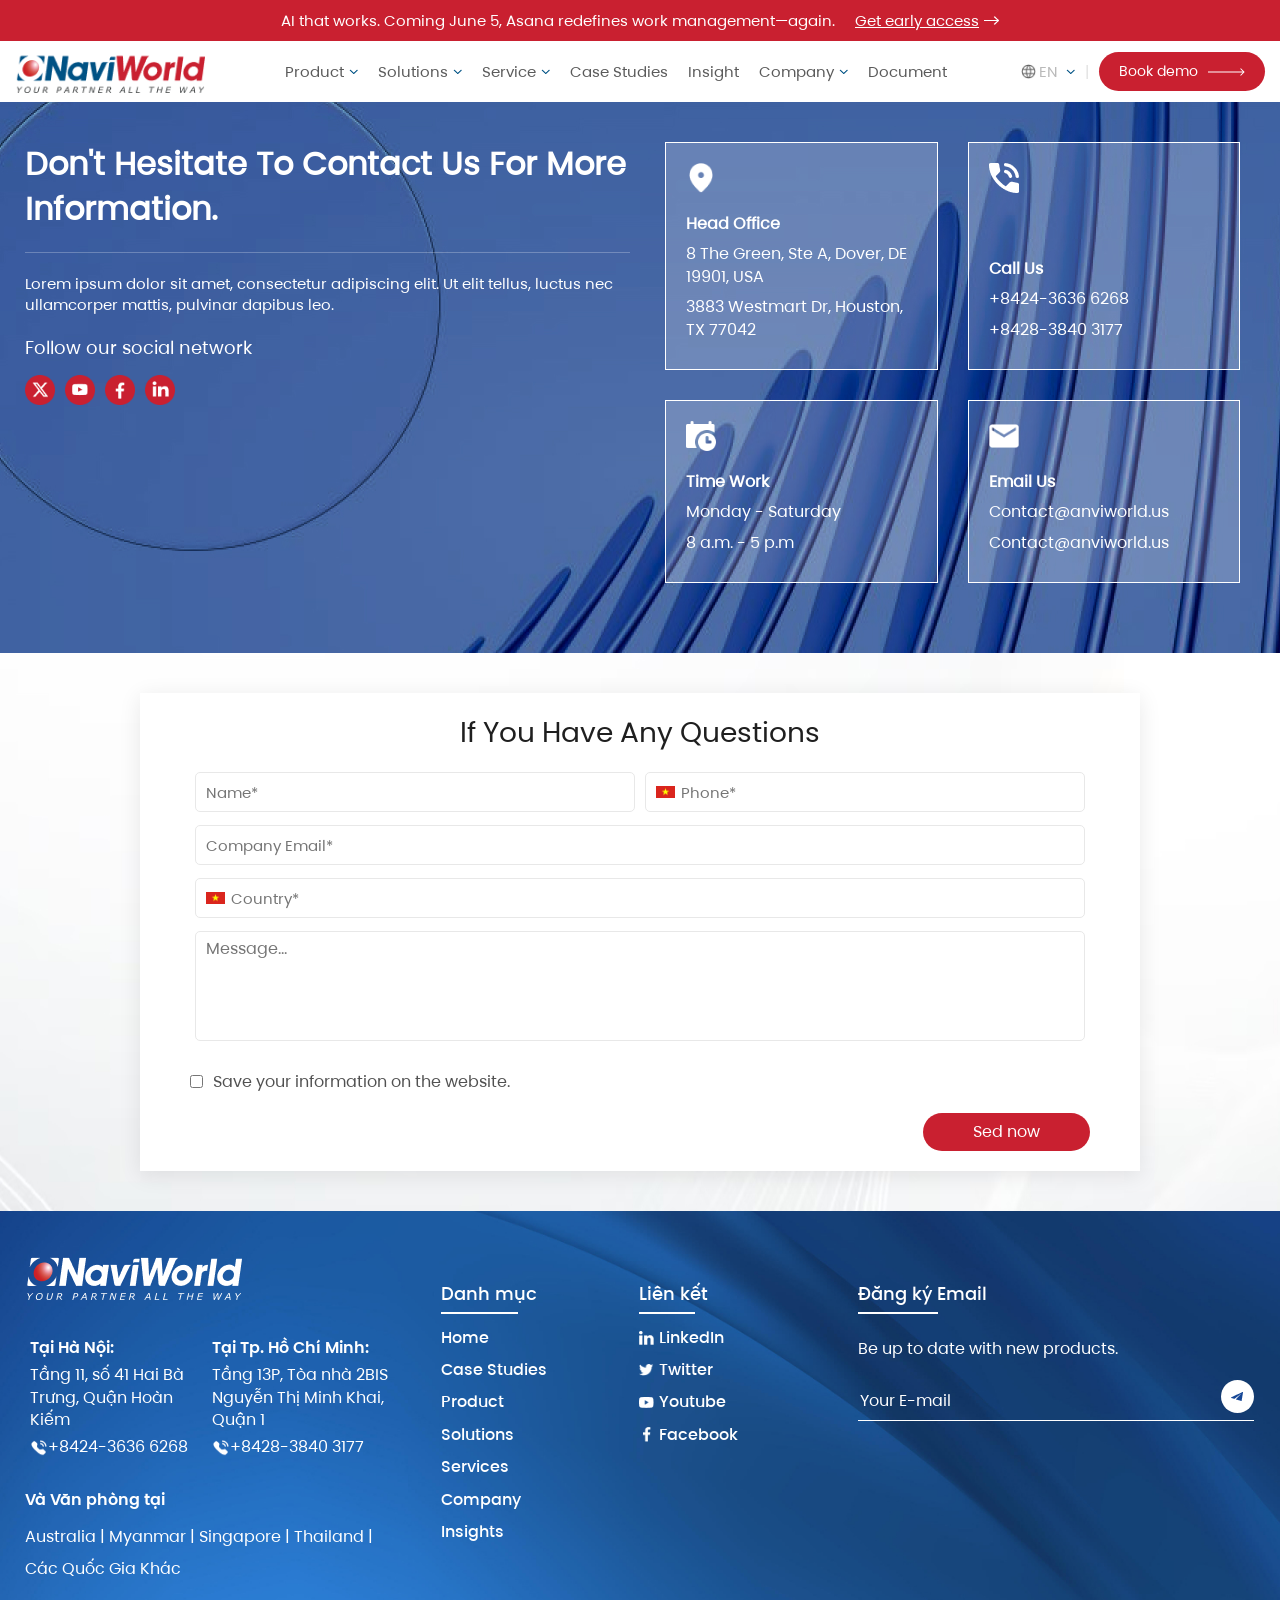
<file: contact/index.html>
<!DOCTYPE html>
<html lang="en">

<head>
    <meta charset="UTF-8">
    <meta name="viewport" content="width=device-width, initial-scale=1.0">
    <title>Contact</title>
    <link rel="stylesheet" href="../assets/css/style.css">
    <link rel="stylesheet" href="../header/css/style.css">
    <link rel="stylesheet" href="../footer/css/style.css">
    <link rel="stylesheet" href="css/style.css">
</head>

<body>
    <header class="header_1_0_0">
        <div class="header_1_0_0__top">
            <div class="container">
                <div class="header_1_0_0__note">AI that works. Coming June 5, Asana redefines work management—again.
                </div>
                <a href="#" class="header_1_0_0__early">Get early access <img src="../header/images/icon-arrow.png"
                        alt=""></a>
            </div>
        </div>
        <div class="header_1_0_0__bottom">
            <div class="container">
                <div class="header_1_0_0__bar"><img src="../header/images/hamburger.svg" alt=""></div>
                <a href="/naviworld/home" class="header_1_0_0__logo"><img src="../header/images/logo.png" alt=""></a>
                <div class="header_1_0_0__nav">
                    <div class="header_1_0_0__item">
                        <a href="#">Product <img class="header_1_0_0__icon header_1_0_0__icon--2 "
                                src="../header/images/icon-down.png" alt=""></a>
                        <div class="header_1_0_0__dropdown">
                            <div class="header_1_0_0__subInfo">
                                <div class="header_1_0_0__subTitle">Product</div>
                                <div class="header_1_0_0__subDesc">Lorem Ipsum est un texte d’espace réservé couramment
                                    utilisé dans les industries graphique, imprimée et éditoriale pour prévisualiser les
                                    mises en page et les maquettes visuelles.</div>
                                <a href="#" class="header_1_0_0__subMore">Learn more <img
                                        src="../header/images/icon-arrow2.png" alt=""></a>
                            </div>
                            <div class="header_1_0_0__subMenu">
                                <div class="header_1_0_0__subNav isDropdown">
                                    <div class="header_1_0_0__subItem">
                                        <a href="#">MICROSOFT DYNAMICS <img
                                                class="header_1_0_0__icon header_1_0_0__icon--3"
                                                src="../header/images/icon-down.png" alt=""></a>
                                        <div class="header_1_0_0__subSecond">
                                            <div class="header_1_0_0__subCol">
                                                <a href="/naviworld/360-business">DYNAMICS 365 BUSINESS CENTRAL</a>
                                                <a href="#">DYNAMICS 365 CUSTOMER ENGAGEMENT</a>
                                                <a href="#">DYNAMICS 365 FINANCE & OPERATION</a>
                                                <a href="#">DYNAMICS 365 HUMAN RESOURCES</a>
                                                <a href="#">DYNAMICS 365 COPILOT</a>
                                            </div>
                                        </div>
                                    </div>
                                    <div class="header_1_0_0__subItem">
                                        <a href="#">3RD PARTY ISV SOLUTIONS </a>
                                    </div>
                                    <div class="header_1_0_0__subItem"><a href="#">NAVIWORLD ADD-ONS </a></div>
                                    <div class="header_1_0_0__subItem">
                                        <a href="#">MICROSOFT 365 <img class="header_1_0_0__icon header_1_0_0__icon--3"
                                                src="../header/images/icon-down.png" alt=""></a>
                                        <div class="header_1_0_0__subSecond">
                                            <div class="header_1_0_0__subCol">
                                                <a href="/naviworld/office-365">OFFICE 365</a>
                                                <a href="#">WINDOWS ENTERPRISE</a>
                                                <a href="#">ENTERPRISE MOBILITY & SECURITY</a>
                                                <a href="#">POWER BI</a>
                                                <a href="#">POWER PLATFORM</a>
                                                <a href="#">SHAREPOINT</a>
                                            </div>
                                            <div class="header_1_0_0__subCol">
                                                <a href="#">MICROSOFT TEAMS</a>
                                                <a href="#">MICROSOFT AZURE</a>
                                            </div>
                                        </div>
                                    </div>
                                </div>
                            </div>
                            <div class="header_1_0_0__desc">
                                <div class="header_1_0_0__subDesc header_1_0_0__subDesc--1">Lorem Ipsum est un texte
                                    d’espace réservé</div>
                                <a href="#" class="header_1_0_0__subMore">Learn more <img
                                        src="../header/images/icon-arrow2.png" alt=""></a>
                            </div>
                        </div>
                    </div>
                    <div class="header_1_0_0__item">
                        <a href="#">Solutions <img class="header_1_0_0__icon header_1_0_0__icon--2 "
                                src="../header/images/icon-down.png" alt=""></a>
                        <div class="header_1_0_0__dropdown">
                            <div class="header_1_0_0__subInfo">
                                <div class="header_1_0_0__subTitle">Solutions</div>
                                <div class="header_1_0_0__subDesc">Lorem Ipsum est un texte d’espace réservé couramment
                                    utilisé dans les industries graphique, imprimée et éditoriale pour prévisualiser les
                                    mises en page et les maquettes visuelles.</div>
                                <a href="#" class="header_1_0_0__subMore">Learn more <img
                                        src="../header/images/icon-arrow2.png" alt=""></a>
                            </div>
                            <div class="header_1_0_0__subMenu">
                                <div class="header_1_0_0__subNav isDropdown">
                                    <div class="header_1_0_0__subItem">
                                        <a href="#">BY NEED <img class="header_1_0_0__icon header_1_0_0__icon--3"
                                                src="../header/images/icon-down.png" alt=""></a>
                                        <div class="header_1_0_0__subSecond">
                                            <div class="header_1_0_0__subCol">
                                                <a href="/naviworld/marketing-sale">MARKETING & SALES</a>
                                                <a href="#">SERVICE</a>
                                                <a href="#">SUPPLY CHAIN MANAGEMENT</a>
                                                <a href="#">FINANCE</a>
                                                <a href="#">ENTERPRISE RESOURCE PLANNING (ERP)</a>
                                                <a href="#">SMALL AND MEDIUM BUSINESS</a>
                                            </div>
                                        </div>
                                    </div>
                                    <div class="header_1_0_0__subItem">
                                        <a href="#">BY INDUSTRY </a>
                                    </div>
                                </div>
                            </div>
                            <div class="header_1_0_0__desc header_1_0_0__desc--1">
                                <div class="header_1_0_0__subDesc header_1_0_0__subDesc--1">Lorem Ipsum est un texte
                                    d’espace réservé</div>
                                <a href="#" class="header_1_0_0__subMore">Learn more <img
                                        src="../header/images/icon-arrow2.png" alt=""></a>
                            </div>
                        </div>
                    </div>
                    <div class="header_1_0_0__item">
                        <a href="#">Service <img class="header_1_0_0__icon header_1_0_0__icon--2 "
                                src="../header/images/icon-down.png" alt=""></a>
                        <div class="header_1_0_0__dropdown">
                            <div class="header_1_0_0__subInfo">
                                <div class="header_1_0_0__subTitle">Service</div>
                                <div class="header_1_0_0__subDesc">Lorem Ipsum est un texte d’espace réservé couramment
                                    utilisé dans les industries graphique, imprimée et éditoriale pour prévisualiser les
                                    mises en page et les maquettes visuelles.</div>
                                <a href="#" class="header_1_0_0__subMore">Learn more <img
                                        src="../header/images/icon-arrow2.png" alt=""></a>
                            </div>
                            <div class="header_1_0_0__subMenu">
                                <div class="header_1_0_0__subNav">
                                    <div class="header_1_0_0__subItem">
                                        <a href="/naviworld/service">Information Technology Strategy</a>
                                    </div>
                                    <div class="header_1_0_0__subItem">
                                        <a href="#">Systems Integration and Project Management</a>
                                    </div>
                                    <div class="header_1_0_0__subItem">
                                        <a href="#">Enterprise Resource Planning (ERP) Application Implementation</a>
                                    </div>
                                    <div class="header_1_0_0__subItem">
                                        <a href="#">Custom Systems Delivery</a>
                                    </div>
                                    <div class="header_1_0_0__subItem">
                                        <a href="#">Technology Infrastructure Design and Implementation</a>
                                    </div>
                                    <div class="header_1_0_0__subItem">
                                        <a href="#">Second-Level Support Helpdesk</a>
                                    </div>
                                </div>
                            </div>
                            <div class="header_1_0_0__desc header_1_0_0__desc--1">
                                <div class="header_1_0_0__subDesc">Lorem Ipsum est un texte d’espace réservé</div>
                                <a href="#" class="header_1_0_0__subMore">Learn more <img
                                        src="../header/images/icon-arrow2.png" alt=""></a>
                            </div>
                        </div>
                    </div>
                    <div class="header_1_0_0__item"><a href="/naviworld/case-studies">Case Studies</a></div>
                    <div class="header_1_0_0__item"><a href="/naviworld/post">Insight</a></div>
                    <div class="header_1_0_0__item">
                        <a href="#">Company <img class="header_1_0_0__icon header_1_0_0__icon--2 "
                                src="../header/images/icon-down.png" alt=""></a>
                        <div class="header_1_0_0__dropdown">
                            <div class="header_1_0_0__subInfo">
                                <div class="header_1_0_0__subTitle">Service</div>
                                <div class="header_1_0_0__subDesc">Lorem Ipsum est un texte d’espace réservé couramment
                                    utilisé dans les industries graphique, imprimée et éditoriale pour prévisualiser les
                                    mises en page et les maquettes visuelles.</div>
                                <a href="#" class="header_1_0_0__subMore">Learn more <img
                                        src="../header/images/icon-arrow2.png" alt=""></a>
                            </div>
                            <div class="header_1_0_0__subMenu">
                                <div class="header_1_0_0__subNav">
                                    <div class="header_1_0_0__subItem">
                                        <a href="/naviworld/about-us">Introducing NaviWorld</a>
                                    </div>
                                    <div class="header_1_0_0__subItem">
                                        <a href="/naviworld/post">News & Events</a>
                                    </div>
                                </div>
                            </div>
                            <div class="header_1_0_0__desc header_1_0_0__desc--1">
                                <div class="header_1_0_0__subDesc">Lorem Ipsum est un texte d’espace réservé</div>
                                <a href="#" class="header_1_0_0__subMore">Learn more <img
                                        src="../header/images/icon-arrow2.png" alt=""></a>
                            </div>
                        </div>
                    </div>
                    <div class="header_1_0_0__item"><a href="/naviworld/document">Document</a></div>
                </div>
                <div class="header_1_0_0__action">
                    <div class="header_1_0_0__language">
                        <img class="header_1_0_0__icon header_1_0_0__icon--1" src="../header/images/icon-world.png"
                            alt="">
                        <div class="header_1_0_0__select">
                            <input type="text" value="EN" disabled>
                            <div class="header_1_0_0__option">
                                <a href="#">VI</a>
                                <a href="#">EN</a>
                            </div>
                        </div>
                        <img class="header_1_0_0__icon header_1_0_0__icon--2" src="../header/images/icon-down.png"
                            alt="">
                    </div>
                    <span class="header_1_0_0__line">|</span>
                    <a href="/naviworld/book-demo" class="header_1_0_0__button">Book demo <img
                            src="../header/images/icon-arrow2.png" alt=""></a>
                </div>
            </div>
        </div>
        <div class="header_1_0_0__bg"></div>
    </header>

    <div class="contact_1_0_0__info">
        <div class="container">
            <div class="contact_1_0_0__inner">
                <div class="contact_1_0_0__aside">
                    <div class="contact_1_0_0__head">Don't hesitate to contact us for more information.</div>
                    <div class="contact_1_0_0__desc">Lorem ipsum dolor sit amet, consectetur adipiscing elit. Ut elit
                        tellus, luctus nec ullamcorper mattis, pulvinar dapibus leo.</div>
                    <div class="contact_1_0_0__social">
                        <div class="contact_1_0_0__socialTitle">Follow our social network</div>
                        <div class="contact_1_0_0__link">
                            <a href="#"><img src="images/icon-x.png" alt=""></a>
                            <a href="#"><img src="images/icon-ytb.png" alt=""></a>
                            <a href="#"><img src="images/icon-fb.png" alt=""></a>
                            <a href="#"><img src="images/icon-lk.png" alt=""></a>
                        </div>
                    </div>
                </div>
                <div class="contact_1_0_0__aside">
                    <div class="contact_1_0_0__box">
                        <div class="contact_1_0_0__item">
                            <img class="contact_1_0_0__img" src="images/icon-location.png" alt="">
                            <div class="contact_1_0_0__text">
                                <div class="contact_1_0_0__bold">Head Office</div>
                                <p>8 The Green, Ste A, Dover, DE 19901, USA</p>
                                <p>3883 Westmart Dr, Houston, TX 77042</p>
                            </div>
                        </div>
                        <div class="contact_1_0_0__item">
                            <img class="contact_1_0_0__img" src="images/icon-phone.png" alt="">
                            <div class="contact_1_0_0__text">
                                <div class="contact_1_0_0__bold">Call us</div>
                                <p>+8424-3636 6268</p>
                                <p>+8428-3840 3177</p>
                            </div>
                        </div>
                        <div class="contact_1_0_0__item">
                            <img class="contact_1_0_0__img" src="images/icon-work.png" alt="">
                            <div class="contact_1_0_0__text">
                                <div class="contact_1_0_0__bold">time work</div>
                                <p>Monday - Saturday</p>
                                <p>8 a.m. - 5 p.m</p>
                            </div>
                        </div>
                        <div class="contact_1_0_0__item">
                            <img class="contact_1_0_0__img" src="images/icon-mail.png" alt="">
                            <div class="contact_1_0_0__text">
                                <div class="contact_1_0_0__bold">Email Us</div>
                                <p>Contact@anviworld.us</p>
                                <p>Contact@anviworld.us</p>
                            </div>
                        </div>
                    </div>
                </div>
            </div>
        </div>
    </div>
    <div class="bookDemo_1_0_0">
        <div class="container">
            <div class="bookDemo_1_0_0__inner">
                <div class="bookDemo_1_0_0__box">
                    <div class="bookDemo_1_0_0__head">If you have any questions</div>
                    <div class="bookDemo_1_0_0__form">
                        <div class="bookDemo_1_0_0__group">
                            <div class="bookDemo_1_0_0__control">
                                <input type="text" class="bookDemo_1_0_0__input" placeholder="Name*">
                            </div>
                            <div class="bookDemo_1_0_0__control bookDemo_1_0_0__control--1">
                                <input type="number" class="bookDemo_1_0_0__input" placeholder="Phone*">
                            </div>
                        </div>
                        <div class="bookDemo_1_0_0__control">
                            <input type="text" class="bookDemo_1_0_0__input" placeholder="Company Email*">
                        </div>
                        <div class="bookDemo_1_0_0__control bookDemo_1_0_0__control--1">
                            <input type="text" class="bookDemo_1_0_0__input" placeholder="Country*">
                        </div>
                        <div class="bookDemo_1_0_0__control">
                            <textarea placeholder="Message..." rows="5" class="bookDemo_1_0_0__message"></textarea>
                        </div>
                        <div class="bookDemo_1_0_0__checkbox">
                            <input type="checkbox" id="bookDemo_1_0_0__check">
                            <label for="bookDemo_1_0_0__check">Save your information on the website.</label>
                        </div>
                        <div class="bookDemo_1_0_0__submit">
                            <button>Sed now</button>
                        </div>
                    </div>
                </div>
            </div>
        </div>
    </div>

    <footer class="footer_1_0_0">
        <div class="container">
            <div class="footer_1_0_0__inner">
                <div class="footer_1_0_0__col">
                    <div class="footer_1_0_0__logo"><img src="../footer/images/logo.png" alt=""></div>
                    <div class="footer_1_0_0__inner">
                        <div class="footer_1_0_0__pin">
                            <p class="footer_1_0_0__600">Tại Hà Nội:</p>
                            <p>Tầng 11, số 41 Hai Bà Trưng, Quận Hoàn Kiếm</p>
                            <p class="footer_1_0_0__phone"><img src="../footer/images/calling.png" alt=""> +8424-3636
                                6268</p>
                        </div>
                        <div class="footer_1_0_0__pin">
                            <p class="footer_1_0_0__600">Tại Tp. Hồ Chí Minh:</p>
                            <p>Tầng 13P, Tòa nhà 2BIS Nguyễn Thị Minh Khai, Quận 1</p>
                            <p class="footer_1_0_0__phone"><img src="../footer/images/calling.png" alt=""> +8428-3840
                                3177</p>
                        </div>
                    </div>
                    <div class="footer_1_0_0__global">
                        <p class="footer_1_0_0__600">Và Văn phòng tại</p>
                        <p>Australia |
                            Myanmar |
                            Singapore |
                            Thailand | <br>
                            Các Quốc Gia Khác</p>
                    </div>
                </div>
                <div class="footer_1_0_0__col">
                    <div class="footer_1_0_0__inner">
                        <div class="footer_1_0_0__cate">
                            <div class="footer_1_0_0__cateHead">Danh mục</div>
                            <a href="/naviworld/home" class="footer_1_0_0__link">Home</a>
                            <a href="/naviworld/case-studies" class="footer_1_0_0__link">Case Studies</a>
                            <a href="/naviworld/360-business" class="footer_1_0_0__link">Product</a>
                            <a href="/naviworld/home" class="footer_1_0_0__link">Solutions</a>
                            <a href="/naviworld/service" class="footer_1_0_0__link">Services</a>
                            <a href="/naviworld/about-us" class="footer_1_0_0__link">Company</a>
                            <a href="/naviworld/post" class="footer_1_0_0__link">Insights</a>
                        </div>
                        <div class="footer_1_0_0__cate">
                            <div class="footer_1_0_0__cateHead">Liên kết</div>
                            <a href="#" class="footer_1_0_0__link footer_1_0_0__link--1"><img
                                    src="../footer/images/lk.png" alt="">LinkedIn</a>
                            <a href="#" class="footer_1_0_0__link footer_1_0_0__link--1"><img
                                    src="../footer/images/tk.png" alt="">Twitter</a>
                            <a href="#" class="footer_1_0_0__link footer_1_0_0__link--1"><img
                                    src="../footer/images/ytb.png" alt="">Youtube</a>
                            <a href="#" class="footer_1_0_0__link footer_1_0_0__link--1"><img
                                    src="../footer/images/fb.png" alt="">Facebook</a>
                        </div>
                    </div>
                </div>
                <div class="footer_1_0_0__col">
                    <div class="footer_1_0_0__email">
                        <div class="footer_1_0_0__cateHead">Đăng ký Email</div>
                        <p class="footer_1_0_0__up">Be up to date with new products.</p>
                        <div class="footer_1_0_0__input">
                            <input type="text" placeholder="Your E-mail">
                            <div class="footer_1_0_0__submit"><img src="../footer/images/submit.jpg" alt=""></div>
                        </div>
                    </div>
                </div>
            </div>
        </div>
    </footer>

    <script src="../header/js/script.js"></script>
</body>

</html>
</file>
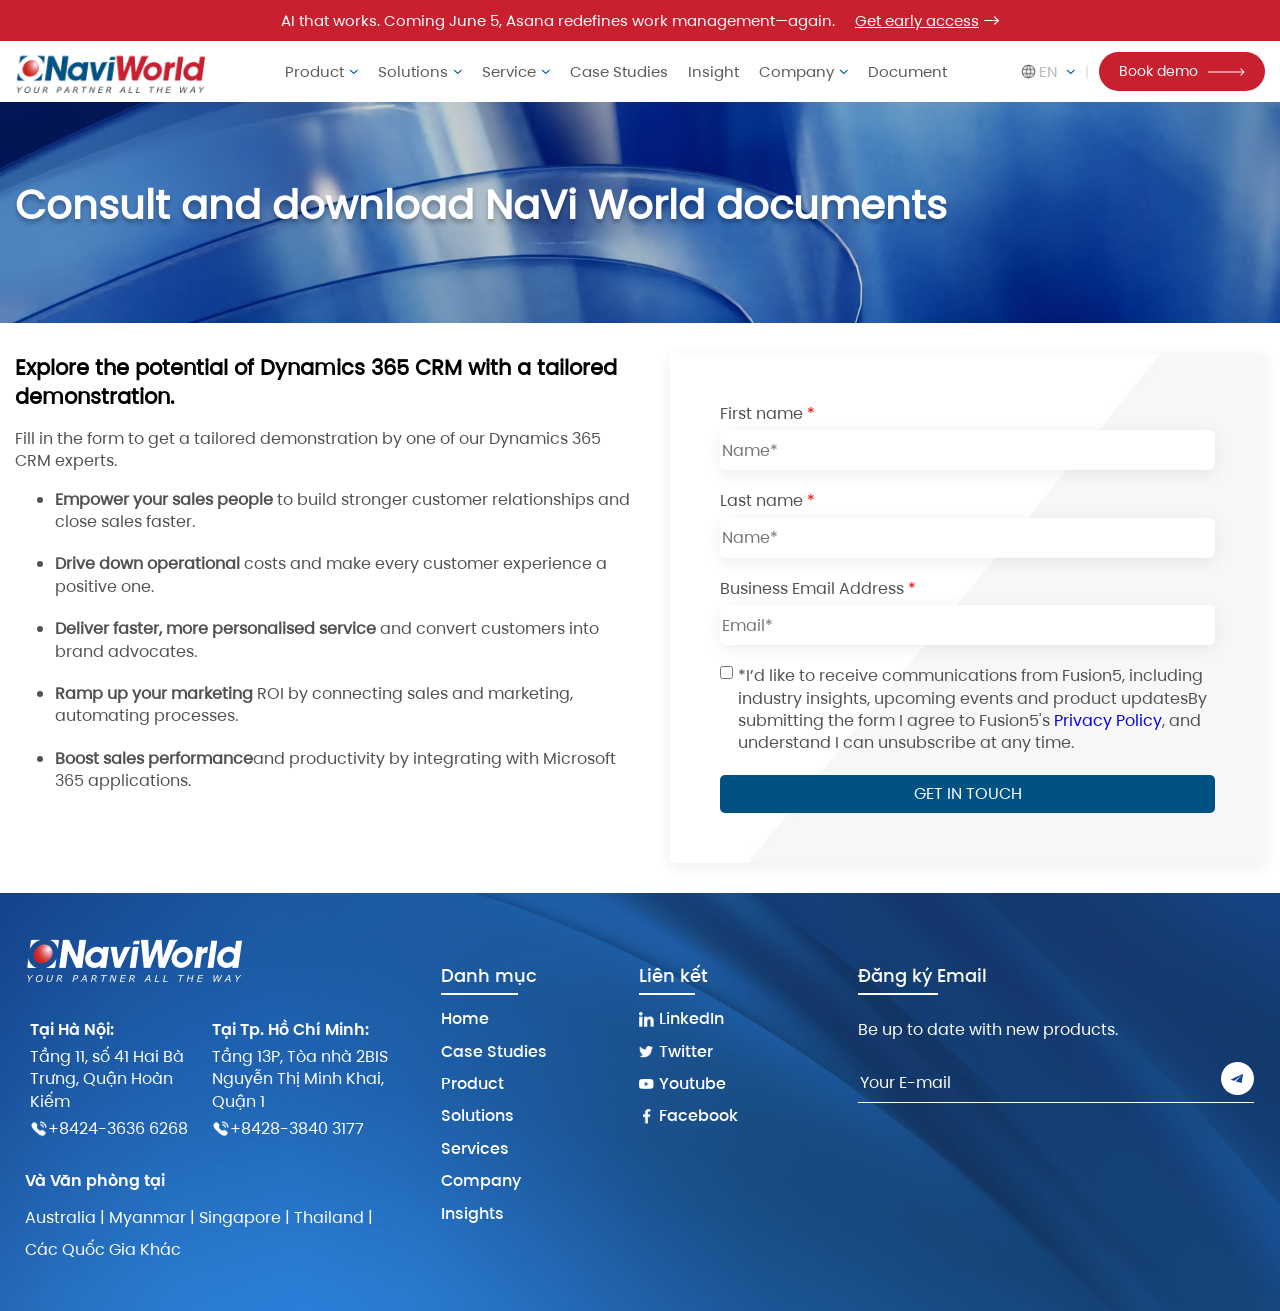
<file: document-regis/index.html>
<!DOCTYPE html>
<html lang="en">

<head>
    <meta charset="UTF-8">
    <meta name="viewport" content="width=device-width, initial-scale=1.0">
    <title>Document</title>
    <link rel="stylesheet" href="../assets/css/style.css">
    <link rel="stylesheet" href="../header/css/style.css">
    <link rel="stylesheet" href="../footer/css/style.css">
    <link rel="stylesheet" href="css/style.css">
</head>

<body>
    <header class="header_1_0_0">
        <div class="header_1_0_0__top">
            <div class="container">
                <div class="header_1_0_0__note">AI that works. Coming June 5, Asana redefines work management—again.
                </div>
                <a href="#" class="header_1_0_0__early">Get early access <img src="../header/images/icon-arrow.png"
                        alt=""></a>
            </div>
        </div>
        <div class="header_1_0_0__bottom">
            <div class="container">
                <div class="header_1_0_0__bar"><img src="../header/images/hamburger.svg" alt=""></div>
                <a href="/naviworld/home" class="header_1_0_0__logo"><img src="../header/images/logo.png" alt=""></a>
                <div class="header_1_0_0__nav">
                    <div class="header_1_0_0__item">
                        <a href="#">Product <img class="header_1_0_0__icon header_1_0_0__icon--2 "
                                src="../header/images/icon-down.png" alt=""></a>
                        <div class="header_1_0_0__dropdown">
                            <div class="header_1_0_0__subInfo">
                                <div class="header_1_0_0__subTitle">Product</div>
                                <div class="header_1_0_0__subDesc">Lorem Ipsum est un texte d’espace réservé couramment
                                    utilisé dans les industries graphique, imprimée et éditoriale pour prévisualiser les
                                    mises en page et les maquettes visuelles.</div>
                                <a href="#" class="header_1_0_0__subMore">Learn more <img
                                        src="../header/images/icon-arrow2.png" alt=""></a>
                            </div>
                            <div class="header_1_0_0__subMenu">
                                <div class="header_1_0_0__subNav isDropdown">
                                    <div class="header_1_0_0__subItem">
                                        <a href="#">MICROSOFT DYNAMICS <img
                                                class="header_1_0_0__icon header_1_0_0__icon--3"
                                                src="../header/images/icon-down.png" alt=""></a>
                                        <div class="header_1_0_0__subSecond">
                                            <div class="header_1_0_0__subCol">
                                                <a href="/naviworld/360-business">DYNAMICS 365 BUSINESS CENTRAL</a>
                                                <a href="#">DYNAMICS 365 CUSTOMER ENGAGEMENT</a>
                                                <a href="#">DYNAMICS 365 FINANCE & OPERATION</a>
                                                <a href="#">DYNAMICS 365 HUMAN RESOURCES</a>
                                                <a href="#">DYNAMICS 365 COPILOT</a>
                                            </div>
                                        </div>
                                    </div>
                                    <div class="header_1_0_0__subItem">
                                        <a href="#">3RD PARTY ISV SOLUTIONS </a>
                                    </div>
                                    <div class="header_1_0_0__subItem"><a href="#">NAVIWORLD ADD-ONS </a></div>
                                    <div class="header_1_0_0__subItem">
                                        <a href="#">MICROSOFT 365 <img class="header_1_0_0__icon header_1_0_0__icon--3"
                                                src="../header/images/icon-down.png" alt=""></a>
                                        <div class="header_1_0_0__subSecond">
                                            <div class="header_1_0_0__subCol">
                                                <a href="/naviworld/office-365">OFFICE 365</a>
                                                <a href="#">WINDOWS ENTERPRISE</a>
                                                <a href="#">ENTERPRISE MOBILITY & SECURITY</a>
                                                <a href="#">POWER BI</a>
                                                <a href="#">POWER PLATFORM</a>
                                                <a href="#">SHAREPOINT</a>
                                            </div>
                                            <div class="header_1_0_0__subCol">
                                                <a href="#">MICROSOFT TEAMS</a>
                                                <a href="#">MICROSOFT AZURE</a>
                                            </div>
                                        </div>
                                    </div>
                                </div>
                            </div>
                            <div class="header_1_0_0__desc">
                                <div class="header_1_0_0__subDesc header_1_0_0__subDesc--1">Lorem Ipsum est un texte
                                    d’espace réservé</div>
                                <a href="#" class="header_1_0_0__subMore">Learn more <img
                                        src="../header/images/icon-arrow2.png" alt=""></a>
                            </div>
                        </div>
                    </div>
                    <div class="header_1_0_0__item">
                        <a href="#">Solutions <img class="header_1_0_0__icon header_1_0_0__icon--2 "
                                src="../header/images/icon-down.png" alt=""></a>
                        <div class="header_1_0_0__dropdown">
                            <div class="header_1_0_0__subInfo">
                                <div class="header_1_0_0__subTitle">Solutions</div>
                                <div class="header_1_0_0__subDesc">Lorem Ipsum est un texte d’espace réservé couramment
                                    utilisé dans les industries graphique, imprimée et éditoriale pour prévisualiser les
                                    mises en page et les maquettes visuelles.</div>
                                <a href="#" class="header_1_0_0__subMore">Learn more <img
                                        src="../header/images/icon-arrow2.png" alt=""></a>
                            </div>
                            <div class="header_1_0_0__subMenu">
                                <div class="header_1_0_0__subNav isDropdown">
                                    <div class="header_1_0_0__subItem">
                                        <a href="#">BY NEED <img class="header_1_0_0__icon header_1_0_0__icon--3"
                                                src="../header/images/icon-down.png" alt=""></a>
                                        <div class="header_1_0_0__subSecond">
                                            <div class="header_1_0_0__subCol">
                                                <a href="/naviworld/marketing-sale">MARKETING & SALES</a>
                                                <a href="#">SERVICE</a>
                                                <a href="#">SUPPLY CHAIN MANAGEMENT</a>
                                                <a href="#">FINANCE</a>
                                                <a href="#">ENTERPRISE RESOURCE PLANNING (ERP)</a>
                                                <a href="#">SMALL AND MEDIUM BUSINESS</a>
                                            </div>
                                        </div>
                                    </div>
                                    <div class="header_1_0_0__subItem">
                                        <a href="#">BY INDUSTRY </a>
                                    </div>
                                </div>
                            </div>
                            <div class="header_1_0_0__desc header_1_0_0__desc--1">
                                <div class="header_1_0_0__subDesc header_1_0_0__subDesc--1">Lorem Ipsum est un texte
                                    d’espace réservé</div>
                                <a href="#" class="header_1_0_0__subMore">Learn more <img
                                        src="../header/images/icon-arrow2.png" alt=""></a>
                            </div>
                        </div>
                    </div>
                    <div class="header_1_0_0__item">
                        <a href="#">Service <img class="header_1_0_0__icon header_1_0_0__icon--2 "
                                src="../header/images/icon-down.png" alt=""></a>
                        <div class="header_1_0_0__dropdown">
                            <div class="header_1_0_0__subInfo">
                                <div class="header_1_0_0__subTitle">Service</div>
                                <div class="header_1_0_0__subDesc">Lorem Ipsum est un texte d’espace réservé couramment
                                    utilisé dans les industries graphique, imprimée et éditoriale pour prévisualiser les
                                    mises en page et les maquettes visuelles.</div>
                                <a href="#" class="header_1_0_0__subMore">Learn more <img
                                        src="../header/images/icon-arrow2.png" alt=""></a>
                            </div>
                            <div class="header_1_0_0__subMenu">
                                <div class="header_1_0_0__subNav">
                                    <div class="header_1_0_0__subItem">
                                        <a href="/naviworld/service">Information Technology Strategy</a>
                                    </div>
                                    <div class="header_1_0_0__subItem">
                                        <a href="#">Systems Integration and Project Management</a>
                                    </div>
                                    <div class="header_1_0_0__subItem">
                                        <a href="#">Enterprise Resource Planning (ERP) Application Implementation</a>
                                    </div>
                                    <div class="header_1_0_0__subItem">
                                        <a href="#">Custom Systems Delivery</a>
                                    </div>
                                    <div class="header_1_0_0__subItem">
                                        <a href="#">Technology Infrastructure Design and Implementation</a>
                                    </div>
                                    <div class="header_1_0_0__subItem">
                                        <a href="#">Second-Level Support Helpdesk</a>
                                    </div>
                                </div>
                            </div>
                            <div class="header_1_0_0__desc header_1_0_0__desc--1">
                                <div class="header_1_0_0__subDesc">Lorem Ipsum est un texte d’espace réservé</div>
                                <a href="#" class="header_1_0_0__subMore">Learn more <img
                                        src="../header/images/icon-arrow2.png" alt=""></a>
                            </div>
                        </div>
                    </div>
                    <div class="header_1_0_0__item"><a href="/naviworld/case-studies">Case Studies</a></div>
                    <div class="header_1_0_0__item"><a href="/naviworld/post">Insight</a></div>
                    <div class="header_1_0_0__item">
                        <a href="#">Company <img class="header_1_0_0__icon header_1_0_0__icon--2 "
                                src="../header/images/icon-down.png" alt=""></a>
                        <div class="header_1_0_0__dropdown">
                            <div class="header_1_0_0__subInfo">
                                <div class="header_1_0_0__subTitle">Service</div>
                                <div class="header_1_0_0__subDesc">Lorem Ipsum est un texte d’espace réservé couramment
                                    utilisé dans les industries graphique, imprimée et éditoriale pour prévisualiser les
                                    mises en page et les maquettes visuelles.</div>
                                <a href="#" class="header_1_0_0__subMore">Learn more <img
                                        src="../header/images/icon-arrow2.png" alt=""></a>
                            </div>
                            <div class="header_1_0_0__subMenu">
                                <div class="header_1_0_0__subNav">
                                    <div class="header_1_0_0__subItem">
                                        <a href="/naviworld/about-us">Introducing NaviWorld</a>
                                    </div>
                                    <div class="header_1_0_0__subItem">
                                        <a href="/naviworld/post">News & Events</a>
                                    </div>
                                </div>
                            </div>
                            <div class="header_1_0_0__desc header_1_0_0__desc--1">
                                <div class="header_1_0_0__subDesc">Lorem Ipsum est un texte d’espace réservé</div>
                                <a href="#" class="header_1_0_0__subMore">Learn more <img
                                        src="../header/images/icon-arrow2.png" alt=""></a>
                            </div>
                        </div>
                    </div>
                    <div class="header_1_0_0__item"><a href="/naviworld/document">Document</a></div>
                </div>
                <div class="header_1_0_0__action">
                    <div class="header_1_0_0__language">
                        <img class="header_1_0_0__icon header_1_0_0__icon--1" src="../header/images/icon-world.png"
                            alt="">
                        <div class="header_1_0_0__select">
                            <input type="text" value="EN" disabled>
                            <div class="header_1_0_0__option">
                                <a href="#">VI</a>
                                <a href="#">EN</a>
                            </div>
                        </div>
                        <img class="header_1_0_0__icon header_1_0_0__icon--2" src="../header/images/icon-down.png"
                            alt="">
                    </div>
                    <span class="header_1_0_0__line">|</span>
                    <a href="/naviworld/book-demo" class="header_1_0_0__button">Book demo <img
                            src="../header/images/icon-arrow2.png" alt=""></a>
                </div>
            </div>
        </div>
        <div class="header_1_0_0__bg"></div>
    </header>

    <div class="filter_1_0_0">
        <div class="container">
            <div class="filter_1_0_0__head">Consult and download NaVi World documents</div>
        </div>
    </div>

    <div class="bookForm_1_0_0">
        <div class="container">
            <div class="bookForm_1_0_0__inner">
                <div class="bookForm_1_0_0__info">
                    <div class="bookForm_1_0_0__head">Explore the potential of Dynamics 365 CRM with a tailored
                        demonstration.</div>
                    <div class="bookForm_1_0_0__content">
                        <p>Fill in the form to get a tailored demonstration by one of our Dynamics 365 CRM experts.</p>
                        <ul>
                            <li><strong>Empower your sales people</strong> to build stronger customer relationships and
                                close sales faster.</li>
                            <li><strong>Drive down operational</strong> costs and make every customer experience a
                                positive one.</li>
                            <li><strong>Deliver faster, more personalised service</strong> and convert customers into
                                brand advocates.</li>
                            <li><strong>Ramp up your marketing</strong> ROI by connecting sales and marketing,
                                automating processes.</li>
                            <li><strong>Boost sales performance</strong>and productivity by integrating with Microsoft
                                365 applications.</li>
                        </ul>
                        <!-- <div class="bookForm_1_0_0__note">
                            <p>“We’d seen several Dynamics 365 demos from other partners, but weren’t convinced that the
                                time was right, or that there was enough local experience or knowledge to make the
                                upgrade a success. It took a Fusion5 demo of Dynamics 365 at Microsoft to convince us."
                            </p>
                            <p>Trevor Jones, Group IT Manager at Bremworth</p>
                        </div> -->
                    </div>
                </div>
                <div class="bookForm_1_0_0__form">
                    <div class="bookForm_1_0_0__box">
                        <div class="bookForm_1_0_0__group">
                            <label>First name <span>*</span></label>
                            <input type="text" placeholder="Name*">
                        </div>
                        <div class="bookForm_1_0_0__group">
                            <label>Last name <span>*</span></label>
                            <input type="text" placeholder="Name*">
                        </div>
                        <div class="bookForm_1_0_0__group">
                            <label>Business Email Address <span>*</span></label>
                            <input type="text" placeholder="Email*">
                        </div>
                        <div class="bookForm_1_0_0__checkbox">
                            <input type="checkbox" id="policy">
                            <label for="policy">*I’d like to receive communications from Fusion5, including industry
                                insights, upcoming events and product updatesBy submitting the form I agree to
                                Fusion5's <a href="#">Privacy Policy</a>, and understand I can unsubscribe at any
                                time.</label>
                        </div>
                        <div class="bookForm_1_0_0__submit">GET IN TOUCH</div>
                    </div>
                </div>
            </div>
        </div>
    </div>



    <footer class="footer_1_0_0">
        <div class="container">
            <div class="footer_1_0_0__inner">
                <div class="footer_1_0_0__col">
                    <div class="footer_1_0_0__logo"><img src="../footer/images/logo.png" alt=""></div>
                    <div class="footer_1_0_0__inner">
                        <div class="footer_1_0_0__pin">
                            <p class="footer_1_0_0__600">Tại Hà Nội:</p>
                            <p>Tầng 11, số 41 Hai Bà Trưng, Quận Hoàn Kiếm</p>
                            <p class="footer_1_0_0__phone"><img src="../footer/images/calling.png" alt=""> +8424-3636
                                6268</p>
                        </div>
                        <div class="footer_1_0_0__pin">
                            <p class="footer_1_0_0__600">Tại Tp. Hồ Chí Minh:</p>
                            <p>Tầng 13P, Tòa nhà 2BIS Nguyễn Thị Minh Khai, Quận 1</p>
                            <p class="footer_1_0_0__phone"><img src="../footer/images/calling.png" alt=""> +8428-3840
                                3177</p>
                        </div>
                    </div>
                    <div class="footer_1_0_0__global">
                        <p class="footer_1_0_0__600">Và Văn phòng tại</p>
                        <p>Australia |
                            Myanmar |
                            Singapore |
                            Thailand | <br>
                            Các Quốc Gia Khác</p>
                    </div>
                </div>
                <div class="footer_1_0_0__col">
                    <div class="footer_1_0_0__inner">
                        <div class="footer_1_0_0__cate">
                            <div class="footer_1_0_0__cateHead">Danh mục</div>
                            <a href="/naviworld/home" class="footer_1_0_0__link">Home</a>
                            <a href="/naviworld/case-studies" class="footer_1_0_0__link">Case Studies</a>
                            <a href="/naviworld/360-business" class="footer_1_0_0__link">Product</a>
                            <a href="/naviworld/home" class="footer_1_0_0__link">Solutions</a>
                            <a href="/naviworld/service" class="footer_1_0_0__link">Services</a>
                            <a href="/naviworld/about-us" class="footer_1_0_0__link">Company</a>
                            <a href="/naviworld/post" class="footer_1_0_0__link">Insights</a>
                        </div>
                        <div class="footer_1_0_0__cate">
                            <div class="footer_1_0_0__cateHead">Liên kết</div>
                            <a href="#" class="footer_1_0_0__link footer_1_0_0__link--1"><img
                                    src="../footer/images/lk.png" alt="">LinkedIn</a>
                            <a href="#" class="footer_1_0_0__link footer_1_0_0__link--1"><img
                                    src="../footer/images/tk.png" alt="">Twitter</a>
                            <a href="#" class="footer_1_0_0__link footer_1_0_0__link--1"><img
                                    src="../footer/images/ytb.png" alt="">Youtube</a>
                            <a href="#" class="footer_1_0_0__link footer_1_0_0__link--1"><img
                                    src="../footer/images/fb.png" alt="">Facebook</a>
                        </div>
                    </div>
                </div>
                <div class="footer_1_0_0__col">
                    <div class="footer_1_0_0__email">
                        <div class="footer_1_0_0__cateHead">Đăng ký Email</div>
                        <p class="footer_1_0_0__up">Be up to date with new products.</p>
                        <div class="footer_1_0_0__input">
                            <input type="text" placeholder="Your E-mail">
                            <div class="footer_1_0_0__submit"><img src="../footer/images/submit.jpg" alt=""></div>
                        </div>
                    </div>
                </div>
            </div>
        </div>
    </footer>

    <script src="../header/js/script.js"></script>
</body>

</html>
</file>
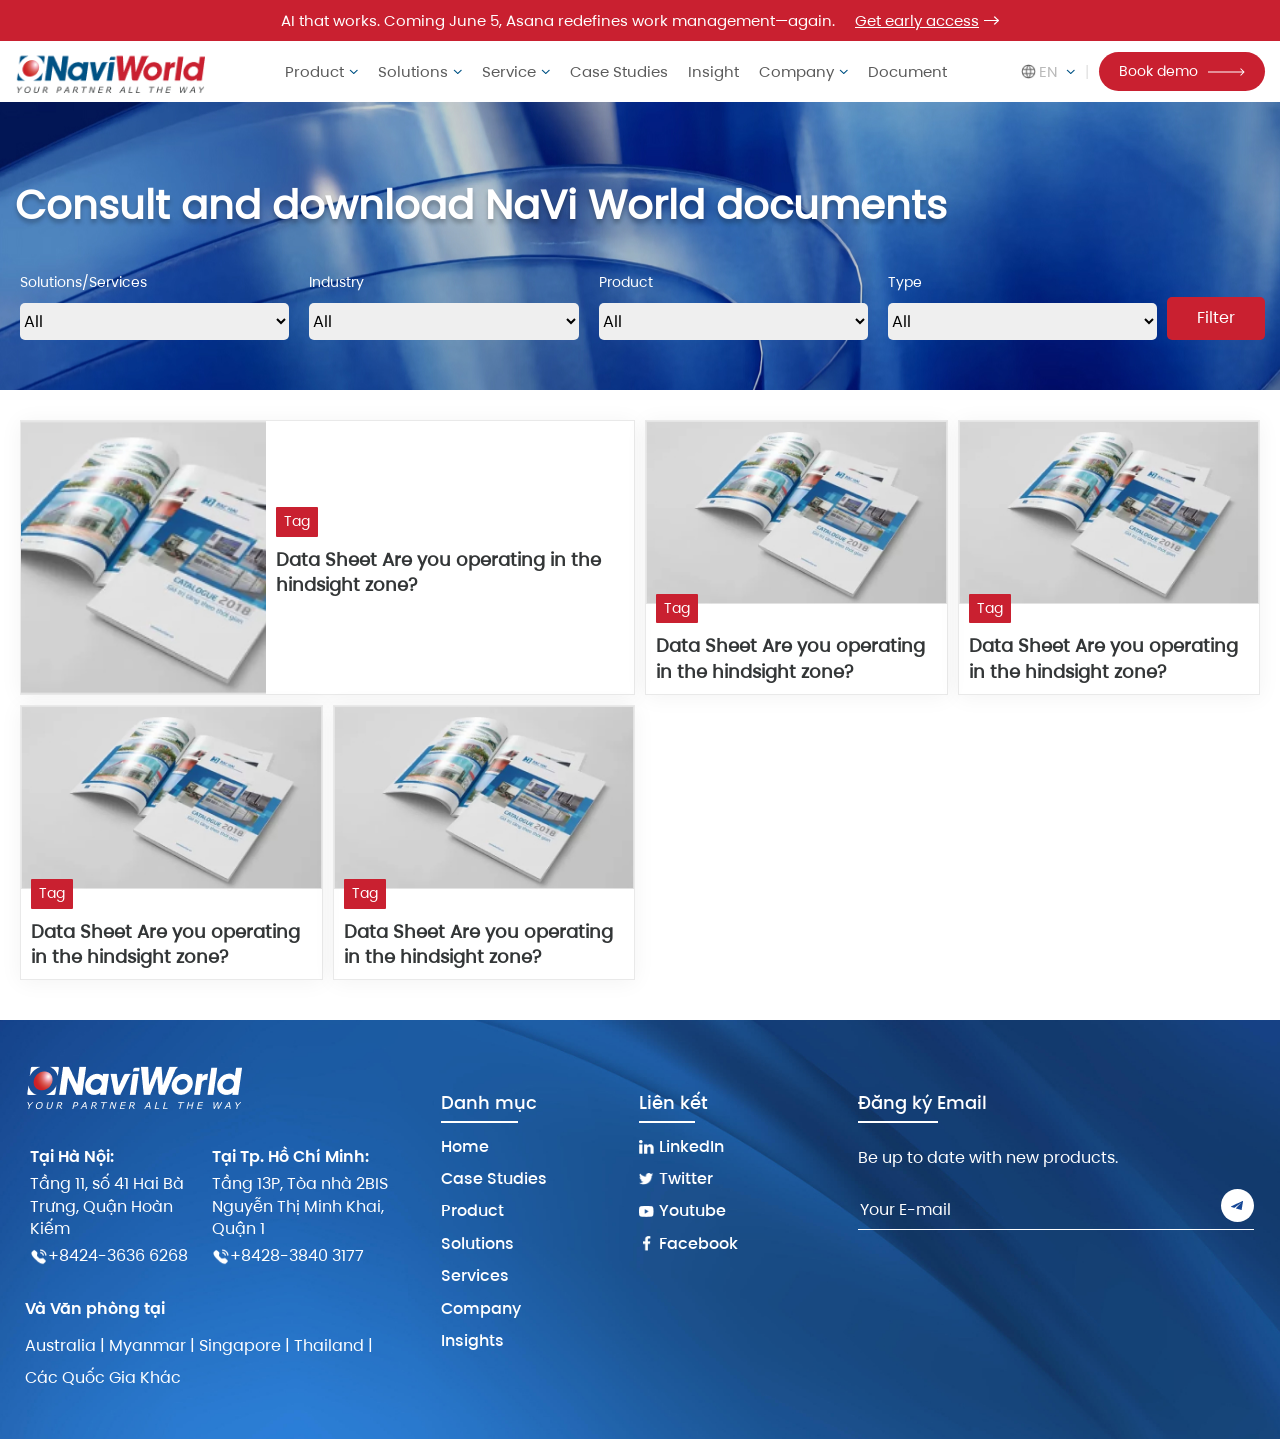
<file: document/index.html>
<!DOCTYPE html>
<html lang="en">

<head>
    <meta charset="UTF-8">
    <meta name="viewport" content="width=device-width, initial-scale=1.0">
    <title>Document</title>
    <link rel="stylesheet" href="../assets/css/style.css">
    <link rel="stylesheet" href="../header/css/style.css">
    <link rel="stylesheet" href="../footer/css/style.css">
    <link rel="stylesheet" href="css/style.css">
</head>

<body>
    <header class="header_1_0_0">
        <div class="header_1_0_0__top">
            <div class="container">
                <div class="header_1_0_0__note">AI that works. Coming June 5, Asana redefines work management—again.
                </div>
                <a href="#" class="header_1_0_0__early">Get early access <img src="../header/images/icon-arrow.png"
                        alt=""></a>
            </div>
        </div>
        <div class="header_1_0_0__bottom">
            <div class="container">
                <div class="header_1_0_0__bar"><img src="../header/images/hamburger.svg" alt=""></div>
                <a href="/naviworld/home" class="header_1_0_0__logo"><img src="../header/images/logo.png" alt=""></a>
                <div class="header_1_0_0__nav">
                    <div class="header_1_0_0__item">
                        <a href="#">Product <img class="header_1_0_0__icon header_1_0_0__icon--2 "
                                src="../header/images/icon-down.png" alt=""></a>
                        <div class="header_1_0_0__dropdown">
                            <div class="header_1_0_0__subInfo">
                                <div class="header_1_0_0__subTitle">Product</div>
                                <div class="header_1_0_0__subDesc">Lorem Ipsum est un texte d’espace réservé couramment
                                    utilisé dans les industries graphique, imprimée et éditoriale pour prévisualiser les
                                    mises en page et les maquettes visuelles.</div>
                                <a href="#" class="header_1_0_0__subMore">Learn more <img
                                        src="../header/images/icon-arrow2.png" alt=""></a>
                            </div>
                            <div class="header_1_0_0__subMenu">
                                <div class="header_1_0_0__subNav isDropdown">
                                    <div class="header_1_0_0__subItem">
                                        <a href="#">MICROSOFT DYNAMICS <img
                                                class="header_1_0_0__icon header_1_0_0__icon--3"
                                                src="../header/images/icon-down.png" alt=""></a>
                                        <div class="header_1_0_0__subSecond">
                                            <div class="header_1_0_0__subCol">
                                                <a href="/naviworld/360-business">DYNAMICS 365 BUSINESS CENTRAL</a>
                                                <a href="#">DYNAMICS 365 CUSTOMER ENGAGEMENT</a>
                                                <a href="#">DYNAMICS 365 FINANCE & OPERATION</a>
                                                <a href="#">DYNAMICS 365 HUMAN RESOURCES</a>
                                                <a href="#">DYNAMICS 365 COPILOT</a>
                                            </div>
                                        </div>
                                    </div>
                                    <div class="header_1_0_0__subItem">
                                        <a href="#">3RD PARTY ISV SOLUTIONS </a>
                                    </div>
                                    <div class="header_1_0_0__subItem"><a href="#">NAVIWORLD ADD-ONS </a></div>
                                    <div class="header_1_0_0__subItem">
                                        <a href="#">MICROSOFT 365 <img class="header_1_0_0__icon header_1_0_0__icon--3"
                                                src="../header/images/icon-down.png" alt=""></a>
                                        <div class="header_1_0_0__subSecond">
                                            <div class="header_1_0_0__subCol">
                                                <a href="/naviworld/office-365">OFFICE 365</a>
                                                <a href="#">WINDOWS ENTERPRISE</a>
                                                <a href="#">ENTERPRISE MOBILITY & SECURITY</a>
                                                <a href="#">POWER BI</a>
                                                <a href="#">POWER PLATFORM</a>
                                                <a href="#">SHAREPOINT</a>
                                            </div>
                                            <div class="header_1_0_0__subCol">
                                                <a href="#">MICROSOFT TEAMS</a>
                                                <a href="#">MICROSOFT AZURE</a>
                                            </div>
                                        </div>
                                    </div>
                                </div>
                            </div>
                            <div class="header_1_0_0__desc">
                                <div class="header_1_0_0__subDesc header_1_0_0__subDesc--1">Lorem Ipsum est un texte
                                    d’espace réservé</div>
                                <a href="#" class="header_1_0_0__subMore">Learn more <img
                                        src="../header/images/icon-arrow2.png" alt=""></a>
                            </div>
                        </div>
                    </div>
                    <div class="header_1_0_0__item">
                        <a href="#">Solutions <img class="header_1_0_0__icon header_1_0_0__icon--2 "
                                src="../header/images/icon-down.png" alt=""></a>
                        <div class="header_1_0_0__dropdown">
                            <div class="header_1_0_0__subInfo">
                                <div class="header_1_0_0__subTitle">Solutions</div>
                                <div class="header_1_0_0__subDesc">Lorem Ipsum est un texte d’espace réservé couramment
                                    utilisé dans les industries graphique, imprimée et éditoriale pour prévisualiser les
                                    mises en page et les maquettes visuelles.</div>
                                <a href="#" class="header_1_0_0__subMore">Learn more <img
                                        src="../header/images/icon-arrow2.png" alt=""></a>
                            </div>
                            <div class="header_1_0_0__subMenu">
                                <div class="header_1_0_0__subNav isDropdown">
                                    <div class="header_1_0_0__subItem">
                                        <a href="#">BY NEED <img class="header_1_0_0__icon header_1_0_0__icon--3"
                                                src="../header/images/icon-down.png" alt=""></a>
                                        <div class="header_1_0_0__subSecond">
                                            <div class="header_1_0_0__subCol">
                                                <a href="/naviworld/marketing-sale">MARKETING & SALES</a>
                                                <a href="#">SERVICE</a>
                                                <a href="#">SUPPLY CHAIN MANAGEMENT</a>
                                                <a href="#">FINANCE</a>
                                                <a href="#">ENTERPRISE RESOURCE PLANNING (ERP)</a>
                                                <a href="#">SMALL AND MEDIUM BUSINESS</a>
                                            </div>
                                        </div>
                                    </div>
                                    <div class="header_1_0_0__subItem">
                                        <a href="#">BY INDUSTRY </a>
                                    </div>
                                </div>
                            </div>
                            <div class="header_1_0_0__desc header_1_0_0__desc--1">
                                <div class="header_1_0_0__subDesc header_1_0_0__subDesc--1">Lorem Ipsum est un texte
                                    d’espace réservé</div>
                                <a href="#" class="header_1_0_0__subMore">Learn more <img
                                        src="../header/images/icon-arrow2.png" alt=""></a>
                            </div>
                        </div>
                    </div>
                    <div class="header_1_0_0__item">
                        <a href="#">Service <img class="header_1_0_0__icon header_1_0_0__icon--2 "
                                src="../header/images/icon-down.png" alt=""></a>
                        <div class="header_1_0_0__dropdown">
                            <div class="header_1_0_0__subInfo">
                                <div class="header_1_0_0__subTitle">Service</div>
                                <div class="header_1_0_0__subDesc">Lorem Ipsum est un texte d’espace réservé couramment
                                    utilisé dans les industries graphique, imprimée et éditoriale pour prévisualiser les
                                    mises en page et les maquettes visuelles.</div>
                                <a href="#" class="header_1_0_0__subMore">Learn more <img
                                        src="../header/images/icon-arrow2.png" alt=""></a>
                            </div>
                            <div class="header_1_0_0__subMenu">
                                <div class="header_1_0_0__subNav">
                                    <div class="header_1_0_0__subItem">
                                        <a href="/naviworld/service">Information Technology Strategy</a>
                                    </div>
                                    <div class="header_1_0_0__subItem">
                                        <a href="#">Systems Integration and Project Management</a>
                                    </div>
                                    <div class="header_1_0_0__subItem">
                                        <a href="#">Enterprise Resource Planning (ERP) Application Implementation</a>
                                    </div>
                                    <div class="header_1_0_0__subItem">
                                        <a href="#">Custom Systems Delivery</a>
                                    </div>
                                    <div class="header_1_0_0__subItem">
                                        <a href="#">Technology Infrastructure Design and Implementation</a>
                                    </div>
                                    <div class="header_1_0_0__subItem">
                                        <a href="#">Second-Level Support Helpdesk</a>
                                    </div>
                                </div>
                            </div>
                            <div class="header_1_0_0__desc header_1_0_0__desc--1">
                                <div class="header_1_0_0__subDesc">Lorem Ipsum est un texte d’espace réservé</div>
                                <a href="#" class="header_1_0_0__subMore">Learn more <img
                                        src="../header/images/icon-arrow2.png" alt=""></a>
                            </div>
                        </div>
                    </div>
                    <div class="header_1_0_0__item"><a href="/naviworld/case-studies">Case Studies</a></div>
                    <div class="header_1_0_0__item"><a href="/naviworld/post">Insight</a></div>
                    <div class="header_1_0_0__item">
                        <a href="#">Company <img class="header_1_0_0__icon header_1_0_0__icon--2 "
                                src="../header/images/icon-down.png" alt=""></a>
                        <div class="header_1_0_0__dropdown">
                            <div class="header_1_0_0__subInfo">
                                <div class="header_1_0_0__subTitle">Service</div>
                                <div class="header_1_0_0__subDesc">Lorem Ipsum est un texte d’espace réservé couramment
                                    utilisé dans les industries graphique, imprimée et éditoriale pour prévisualiser les
                                    mises en page et les maquettes visuelles.</div>
                                <a href="#" class="header_1_0_0__subMore">Learn more <img
                                        src="../header/images/icon-arrow2.png" alt=""></a>
                            </div>
                            <div class="header_1_0_0__subMenu">
                                <div class="header_1_0_0__subNav">
                                    <div class="header_1_0_0__subItem">
                                        <a href="/naviworld/about-us">Introducing NaviWorld</a>
                                    </div>
                                    <div class="header_1_0_0__subItem">
                                        <a href="/naviworld/post">News & Events</a>
                                    </div>
                                </div>
                            </div>
                            <div class="header_1_0_0__desc header_1_0_0__desc--1">
                                <div class="header_1_0_0__subDesc">Lorem Ipsum est un texte d’espace réservé</div>
                                <a href="#" class="header_1_0_0__subMore">Learn more <img
                                        src="../header/images/icon-arrow2.png" alt=""></a>
                            </div>
                        </div>
                    </div>
                    <div class="header_1_0_0__item"><a href="/naviworld/document">Document</a></div>
                </div>
                <div class="header_1_0_0__action">
                    <div class="header_1_0_0__language">
                        <img class="header_1_0_0__icon header_1_0_0__icon--1" src="../header/images/icon-world.png"
                            alt="">
                        <div class="header_1_0_0__select">
                            <input type="text" value="EN" disabled>
                            <div class="header_1_0_0__option">
                                <a href="#">VI</a>
                                <a href="#">EN</a>
                            </div>
                        </div>
                        <img class="header_1_0_0__icon header_1_0_0__icon--2" src="../header/images/icon-down.png"
                            alt="">
                    </div>
                    <span class="header_1_0_0__line">|</span>
                    <a href="/naviworld/book-demo" class="header_1_0_0__button">Book demo <img
                            src="../header/images/icon-arrow2.png" alt=""></a>
                </div>
            </div>
        </div>
        <div class="header_1_0_0__bg"></div>
    </header>

    <div class="filter_1_0_0">
        <div class="container">
            <div class="filter_1_0_0__head">Consult and download NaVi World documents</div>
            <div class="filter_1_0_0__bar">
                <div class="filter_1_0_0__item">
                    <label>Solutions/Services</label>
                    <select>
                        <option value="All">All</option>
                    </select>
                </div>
                <div class="filter_1_0_0__item">
                    <label>Industry</label>
                    <select>
                        <option value="All">All</option>
                    </select>
                </div>
                <div class="filter_1_0_0__item">
                    <label>Product</label>
                    <select>
                        <option value="All">All</option>
                    </select>
                </div>
                <div class="filter_1_0_0__item">
                    <label>Type</label>
                    <select>
                        <option value="All">All</option>
                    </select>
                </div>
                <div class="filter_1_0_0__button">Filter</div>
            </div>
        </div>
    </div>

    <div class="bookForm_1_0_0">
        <div class="container">
            <div class="bookForm_1_0_0__inner">
                <div class="bookForm_1_0_0__item bookForm_1_0_0__item--1">
                    <div class="bookForm_1_0_0__thumb"><a href="/naviworld/document-regis"></a><img src="images/new.jpg" alt=""></div>
                    <div class="bookForm_1_0_0__content">
                        <div class="bookForm_1_0_0__tag">Tag</div>
                        <a href="/naviworld/document-regis" class="bookForm_1_0_0__title">Data Sheet
                            Are you operating in the hindsight zone?</a>
                    </div>
                </div>
                <div class="bookForm_1_0_0__item">
                    <div class="bookForm_1_0_0__thumb"><a href="/naviworld/document-regis"></a><img src="images/new.jpg" alt=""></div>
                    <div class="bookForm_1_0_0__content">
                        <div class="bookForm_1_0_0__tag">Tag</div>
                        <a href="/naviworld/document-regis" class="bookForm_1_0_0__title">Data Sheet
                            Are you operating in the hindsight zone?</a>
                    </div>
                </div>
                <div class="bookForm_1_0_0__item">
                    <div class="bookForm_1_0_0__thumb"><a href="/naviworld/document-regis"></a><img src="images/new.jpg" alt=""></div>
                    <div class="bookForm_1_0_0__content">
                        <div class="bookForm_1_0_0__tag">Tag</div>
                        <a href="/naviworld/document-regis" class="bookForm_1_0_0__title">Data Sheet
                            Are you operating in the hindsight zone?</a>
                    </div>
                </div>
                <div class="bookForm_1_0_0__item">
                    <div class="bookForm_1_0_0__thumb"><a href="/naviworld/document-regis"></a><img src="images/new.jpg" alt=""></div>
                    <div class="bookForm_1_0_0__content">
                        <div class="bookForm_1_0_0__tag">Tag</div>
                        <a href="/naviworld/document-regis" class="bookForm_1_0_0__title">Data Sheet
                            Are you operating in the hindsight zone?</a>
                    </div>
                </div>
                <div class="bookForm_1_0_0__item">
                    <div class="bookForm_1_0_0__thumb"><a href="/naviworld/document-regis"></a><img src="images/new.jpg" alt=""></div>
                    <div class="bookForm_1_0_0__content">
                        <div class="bookForm_1_0_0__tag">Tag</div>
                        <a href="/naviworld/document-regis" class="bookForm_1_0_0__title">Data Sheet
                            Are you operating in the hindsight zone?</a>
                    </div>
                </div>
            </div>
        </div>
    </div>



    <footer class="footer_1_0_0">
        <div class="container">
            <div class="footer_1_0_0__inner">
                <div class="footer_1_0_0__col">
                    <div class="footer_1_0_0__logo"><img src="../footer/images/logo.png" alt=""></div>
                    <div class="footer_1_0_0__inner">
                        <div class="footer_1_0_0__pin">
                            <p class="footer_1_0_0__600">Tại Hà Nội:</p>
                            <p>Tầng 11, số 41 Hai Bà Trưng, Quận Hoàn Kiếm</p>
                            <p class="footer_1_0_0__phone"><img src="../footer/images/calling.png" alt=""> +8424-3636
                                6268</p>
                        </div>
                        <div class="footer_1_0_0__pin">
                            <p class="footer_1_0_0__600">Tại Tp. Hồ Chí Minh:</p>
                            <p>Tầng 13P, Tòa nhà 2BIS Nguyễn Thị Minh Khai, Quận 1</p>
                            <p class="footer_1_0_0__phone"><img src="../footer/images/calling.png" alt=""> +8428-3840
                                3177</p>
                        </div>
                    </div>
                    <div class="footer_1_0_0__global">
                        <p class="footer_1_0_0__600">Và Văn phòng tại</p>
                        <p>Australia |
                            Myanmar |
                            Singapore |
                            Thailand | <br>
                            Các Quốc Gia Khác</p>
                    </div>
                </div>
                <div class="footer_1_0_0__col">
                    <div class="footer_1_0_0__inner">
                        <div class="footer_1_0_0__cate">
                            <div class="footer_1_0_0__cateHead">Danh mục</div>
                            <a href="/naviworld/home" class="footer_1_0_0__link">Home</a>
                            <a href="/naviworld/case-studies" class="footer_1_0_0__link">Case Studies</a>
                            <a href="/naviworld/360-business" class="footer_1_0_0__link">Product</a>
                            <a href="/naviworld/home" class="footer_1_0_0__link">Solutions</a>
                            <a href="/naviworld/service" class="footer_1_0_0__link">Services</a>
                            <a href="/naviworld/about-us" class="footer_1_0_0__link">Company</a>
                            <a href="/naviworld/post" class="footer_1_0_0__link">Insights</a>
                        </div>
                        <div class="footer_1_0_0__cate">
                            <div class="footer_1_0_0__cateHead">Liên kết</div>
                            <a href="#" class="footer_1_0_0__link footer_1_0_0__link--1"><img
                                    src="../footer/images/lk.png" alt="">LinkedIn</a>
                            <a href="#" class="footer_1_0_0__link footer_1_0_0__link--1"><img
                                    src="../footer/images/tk.png" alt="">Twitter</a>
                            <a href="#" class="footer_1_0_0__link footer_1_0_0__link--1"><img
                                    src="../footer/images/ytb.png" alt="">Youtube</a>
                            <a href="#" class="footer_1_0_0__link footer_1_0_0__link--1"><img
                                    src="../footer/images/fb.png" alt="">Facebook</a>
                        </div>
                    </div>
                </div>
                <div class="footer_1_0_0__col">
                    <div class="footer_1_0_0__email">
                        <div class="footer_1_0_0__cateHead">Đăng ký Email</div>
                        <p class="footer_1_0_0__up">Be up to date with new products.</p>
                        <div class="footer_1_0_0__input">
                            <input type="text" placeholder="Your E-mail">
                            <div class="footer_1_0_0__submit"><img src="../footer/images/submit.jpg" alt=""></div>
                        </div>
                    </div>
                </div>
            </div>
        </div>
    </footer>

    <script src="../header/js/script.js"></script>
</body>

</html>
</file>
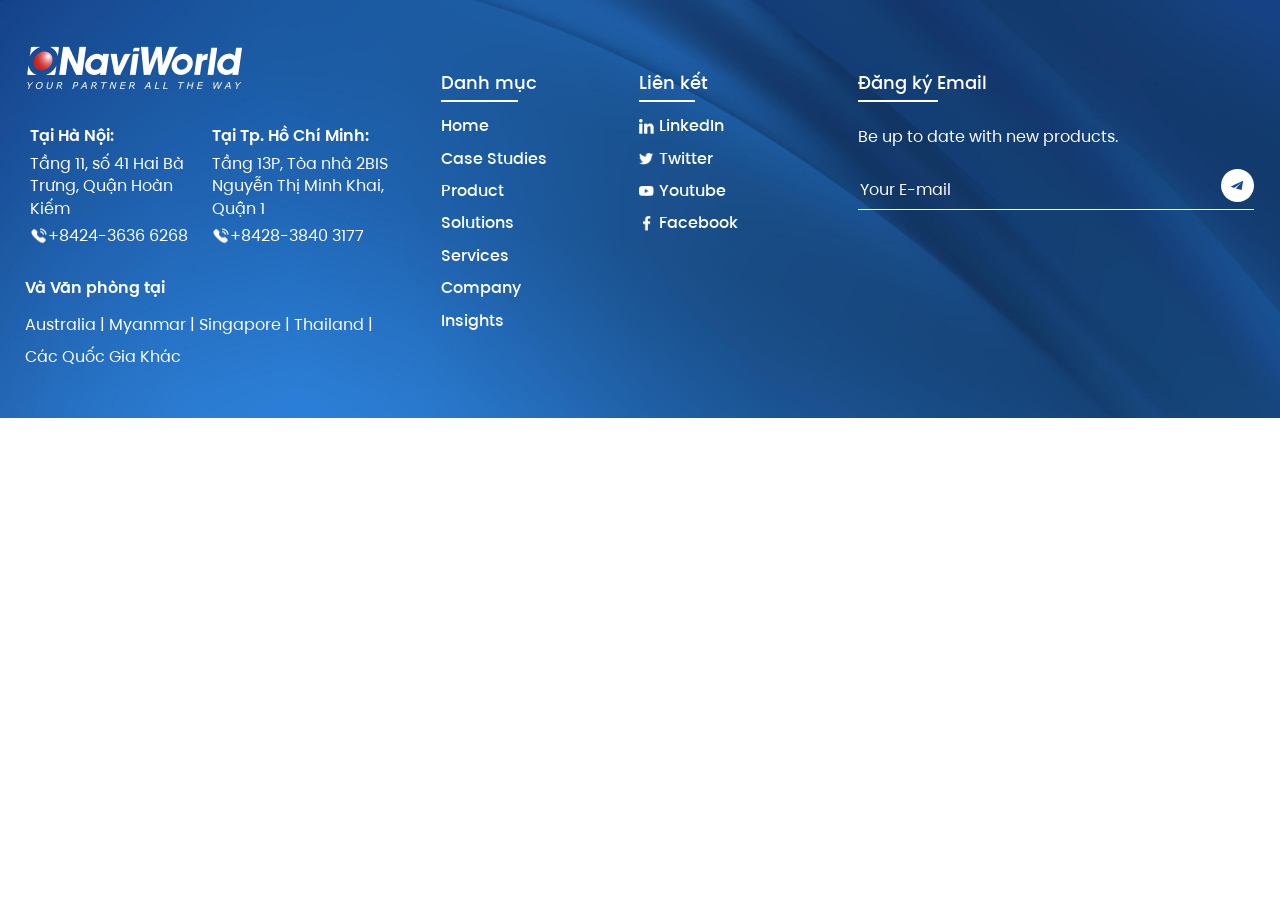
<file: footer/index.html>
<!DOCTYPE html>
<html lang="en">
<head>
    <meta charset="UTF-8">
    <meta name="viewport" content="width=device-width, initial-scale=1.0">
    <title>Footer</title>
    <link rel="stylesheet" href="../assets/css/style.css">
    <link rel="stylesheet" href="css/style.css">
</head>
<body>
    <footer class="footer_1_0_0">
        <div class="container">
            <div class="footer_1_0_0__inner">
                <div class="footer_1_0_0__col">
                    <div class="footer_1_0_0__logo"><img src="images/logo.png" alt=""></div>
                    <div class="footer_1_0_0__inner">
                        <div class="footer_1_0_0__pin">
                            <p class="footer_1_0_0__600">Tại Hà Nội:</p>
                            <p>Tầng 11, số 41 Hai Bà Trưng, Quận Hoàn Kiếm</p>
                            <p class="footer_1_0_0__phone"><img src="images/calling.png" alt=""> +8424-3636 6268</p>
                        </div>
                        <div class="footer_1_0_0__pin">
                            <p class="footer_1_0_0__600">Tại Tp. Hồ Chí Minh:</p>
                            <p>Tầng 13P, Tòa nhà 2BIS Nguyễn Thị Minh Khai, Quận 1</p>
                            <p class="footer_1_0_0__phone"><img src="images/calling.png" alt=""> +8428-3840 3177</p>
                        </div>
                    </div>
                    <div class="footer_1_0_0__global">
                        <p class="footer_1_0_0__600">Và Văn phòng tại</p>
                        <p>Australia |
                            Myanmar |
                            Singapore |
                            Thailand | <br>
                            Các Quốc Gia Khác</p>
                    </div>
                </div>
                <div class="footer_1_0_0__col">
                    <div class="footer_1_0_0__inner">
                        <div class="footer_1_0_0__cate">
                            <div class="footer_1_0_0__cateHead">Danh mục</div>
                            <a href="/" class="footer_1_0_0__link">Home</a>
                            <a href="/" class="footer_1_0_0__link">Case Studies</a>
                            <a href="/" class="footer_1_0_0__link">Product</a>
                            <a href="/" class="footer_1_0_0__link">Solutions</a>
                            <a href="/" class="footer_1_0_0__link">Services</a>
                            <a href="/" class="footer_1_0_0__link">Company</a>
                            <a href="/" class="footer_1_0_0__link">Insights</a>
                        </div>
                        <div class="footer_1_0_0__cate">
                            <div class="footer_1_0_0__cateHead">Liên kết</div>
                            <a href="#" class="footer_1_0_0__link footer_1_0_0__link--1"><img src="images/lk.png" alt="">LinkedIn</a>
                            <a href="#" class="footer_1_0_0__link footer_1_0_0__link--1"><img src="images/tk.png" alt="">Twitter</a>
                            <a href="#" class="footer_1_0_0__link footer_1_0_0__link--1"><img src="images/ytb.png" alt="">Youtube</a>
                            <a href="#" class="footer_1_0_0__link footer_1_0_0__link--1"><img src="images/fb.png" alt="">Facebook</a>
                        </div>
                    </div>
                </div>
                <div class="footer_1_0_0__col">
                    <div class="footer_1_0_0__email">
                        <div class="footer_1_0_0__cateHead">Đăng ký Email</div>
                        <p class="footer_1_0_0__up">Be up to date with new products.</p>
                        <div class="footer_1_0_0__input">
                            <input type="text" placeholder="Your E-mail">
                            <div class="footer_1_0_0__submit"><img src="images/submit.jpg" alt=""></div>
                        </div>
                    </div>
                </div>
            </div>
        </div>
    </footer>
</body>
</html>
</file>
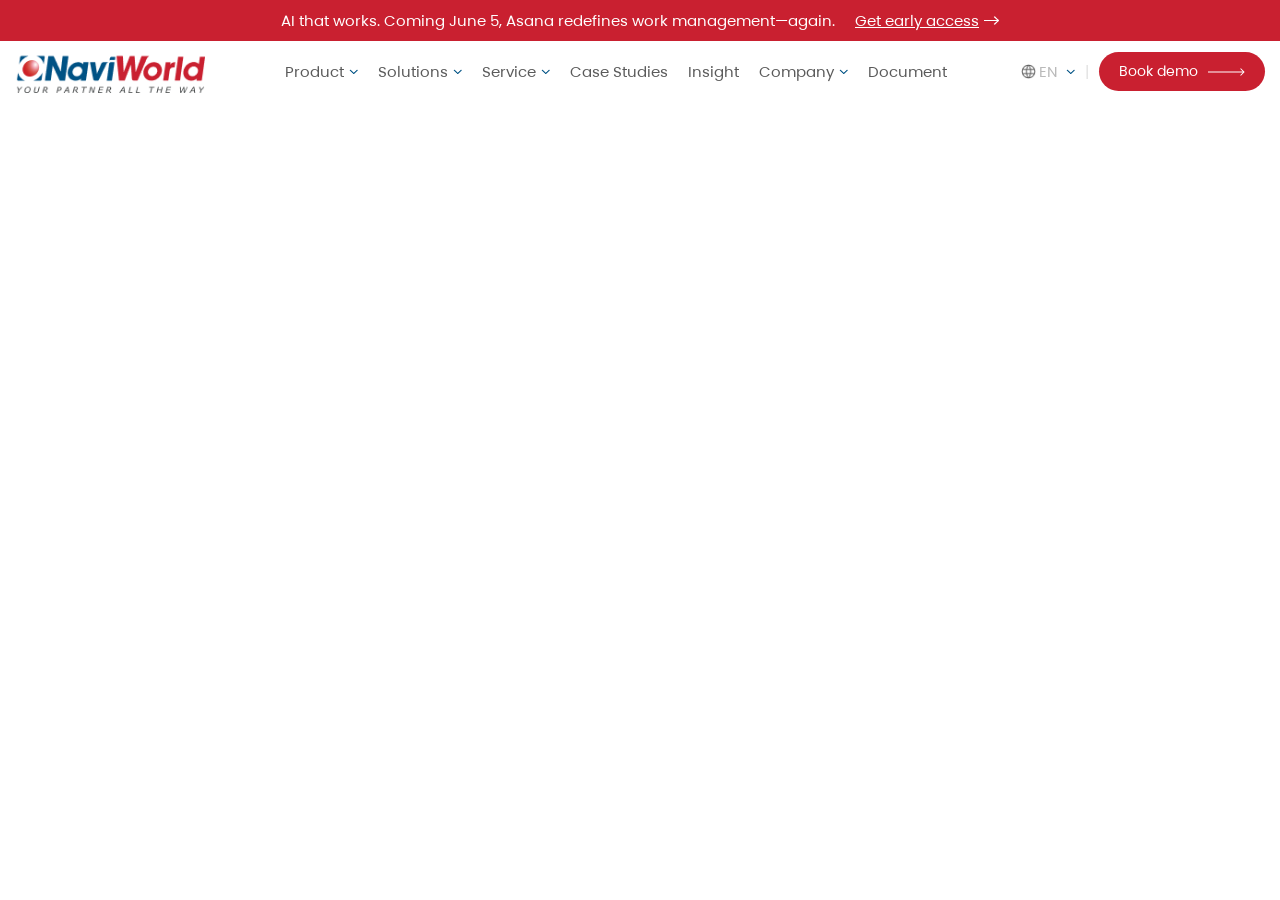
<file: header/index.html>
<!DOCTYPE html>
<html lang="en">
<head>
    <meta charset="UTF-8">
    <meta name="viewport" content="width=device-width, initial-scale=1.0">
    <title>Header</title>
    <link rel="stylesheet" href="../../assets/css/style.css">
    <link rel="stylesheet" href="css/style.css">
</head>
<body>
    <header class="header_1_0_0">
        <div class="header_1_0_0__top">
            <div class="container">
                <div class="header_1_0_0__note">AI that works. Coming June 5, Asana redefines work management—again.</div>
                <a href="#" class="header_1_0_0__early">Get early access <img src="images/icon-arrow.png" alt=""></a>
            </div>
        </div>
        <div class="header_1_0_0__bottom">
            <div class="container">
                <div class="header_1_0_0__bar"><img src="images/hamburger.svg" alt=""></div>
                <a href="/naviworld/home" class="header_1_0_0__logo"><img src="images/logo.png" alt=""></a>
                <div class="header_1_0_0__nav">
                    <div class="header_1_0_0__item">
                        <a href="#">Product <img class="header_1_0_0__icon header_1_0_0__icon--2 " src="images/icon-down.png" alt=""></a>
                        <div class="header_1_0_0__dropdown">
                            <div class="header_1_0_0__subInfo">
                                <div class="header_1_0_0__subTitle">Product</div>
                                <div class="header_1_0_0__subDesc">Lorem Ipsum est un texte d’espace réservé couramment utilisé dans les industries graphique, imprimée et éditoriale pour prévisualiser les mises en page et les maquettes visuelles.</div>
                                <a href="#" class="header_1_0_0__subMore">Learn more <img src="images/icon-arrow2.png" alt=""></a>
                            </div>
                            <div class="header_1_0_0__subMenu">
                                <div class="header_1_0_0__subNav isDropdown">
                                    <div class="header_1_0_0__subItem">
                                        <a href="#">MICROSOFT DYNAMICS <img class="header_1_0_0__icon header_1_0_0__icon--3" src="images/icon-down.png" alt=""></a>
                                        <div class="header_1_0_0__subSecond">
                                            <div class="header_1_0_0__subCol">
                                                <a href="/naviworld/360-business">DYNAMICS 365 BUSINESS CENTRAL</a>
                                                <a href="#">DYNAMICS 365 CUSTOMER ENGAGEMENT</a>
                                                <a href="#">DYNAMICS 365 FINANCE & OPERATION</a>
                                                <a href="#">DYNAMICS 365 HUMAN RESOURCES</a>
                                                <a href="#">DYNAMICS 365 COPILOT</a>
                                            </div>
                                        </div>
                                    </div>
                                    <div class="header_1_0_0__subItem">
                                        <a href="#">3RD PARTY ISV SOLUTIONS </a>
                                    </div>
                                    <div class="header_1_0_0__subItem"><a href="#">NAVIWORLD ADD-ONS </a></div>
                                    <div class="header_1_0_0__subItem">
                                        <a href="#">MICROSOFT 365 <img class="header_1_0_0__icon header_1_0_0__icon--3" src="images/icon-down.png" alt=""></a>
                                        <div class="header_1_0_0__subSecond">
                                            <div class="header_1_0_0__subCol">
                                                <a href="/naviworld/office-365">OFFICE 365</a>
                                                <a href="#">WINDOWS ENTERPRISE</a>
                                                <a href="#">ENTERPRISE MOBILITY & SECURITY</a>
                                                <a href="#">POWER BI</a>
                                                <a href="#">POWER PLATFORM</a>
                                                <a href="#">SHAREPOINT</a>
                                            </div>
                                            <div class="header_1_0_0__subCol">
                                                <a href="#">MICROSOFT TEAMS</a>
                                                <a href="#">MICROSOFT AZURE</a>
                                            </div>
                                        </div>
                                    </div>
                                </div>
                            </div>
                            <div class="header_1_0_0__desc">
                                <div class="header_1_0_0__subDesc header_1_0_0__subDesc--1">Lorem Ipsum est un texte d’espace réservé</div>
                                <a href="#" class="header_1_0_0__subMore">Learn more <img src="images/icon-arrow2.png" alt=""></a>
                            </div>
                        </div>
                    </div>
                    <div class="header_1_0_0__item">
                        <a href="#">Solutions <img class="header_1_0_0__icon header_1_0_0__icon--2 " src="images/icon-down.png" alt=""></a>
                        <div class="header_1_0_0__dropdown">
                            <div class="header_1_0_0__subInfo">
                                <div class="header_1_0_0__subTitle">Solutions</div>
                                <div class="header_1_0_0__subDesc">Lorem Ipsum est un texte d’espace réservé couramment utilisé dans les industries graphique, imprimée et éditoriale pour prévisualiser les mises en page et les maquettes visuelles.</div>
                                <a href="#" class="header_1_0_0__subMore">Learn more <img src="images/icon-arrow2.png" alt=""></a>
                            </div>
                            <div class="header_1_0_0__subMenu">
                                <div class="header_1_0_0__subNav isDropdown">
                                    <div class="header_1_0_0__subItem">
                                        <a href="#">BY NEED <img class="header_1_0_0__icon header_1_0_0__icon--3" src="images/icon-down.png" alt=""></a>
                                        <div class="header_1_0_0__subSecond">
                                            <div class="header_1_0_0__subCol">
                                                <a href="/naviworld/marketing-sale">MARKETING & SALES</a>
                                                <a href="#">SERVICE</a>
                                                <a href="#">SUPPLY CHAIN MANAGEMENT</a>
                                                <a href="#">FINANCE</a>
                                                <a href="#">ENTERPRISE RESOURCE PLANNING (ERP)</a>
                                                <a href="#">SMALL AND MEDIUM BUSINESS</a>
                                            </div>
                                        </div>
                                    </div>
                                    <div class="header_1_0_0__subItem">
                                        <a href="#">BY INDUSTRY </a>
                                    </div>
                                </div>
                            </div>
                            <div class="header_1_0_0__desc header_1_0_0__desc--1">
                                <div class="header_1_0_0__subDesc header_1_0_0__subDesc--1">Lorem Ipsum est un texte d’espace réservé</div>
                                <a href="#" class="header_1_0_0__subMore">Learn more <img src="images/icon-arrow2.png" alt=""></a>
                            </div>
                        </div>
                    </div>
                    <div class="header_1_0_0__item">
                        <a href="#">Service <img class="header_1_0_0__icon header_1_0_0__icon--2 " src="images/icon-down.png" alt=""></a>
                        <div class="header_1_0_0__dropdown">
                            <div class="header_1_0_0__subInfo">
                                <div class="header_1_0_0__subTitle">Service</div>
                                <div class="header_1_0_0__subDesc">Lorem Ipsum est un texte d’espace réservé couramment utilisé dans les industries graphique, imprimée et éditoriale pour prévisualiser les mises en page et les maquettes visuelles.</div>
                                <a href="#" class="header_1_0_0__subMore">Learn more <img src="images/icon-arrow2.png" alt=""></a>
                            </div>
                            <div class="header_1_0_0__subMenu">
                                <div class="header_1_0_0__subNav">
                                    <div class="header_1_0_0__subItem">
                                        <a href="/naviworld/service">Information Technology Strategy</a>
                                    </div>
                                    <div class="header_1_0_0__subItem">
                                        <a href="#">Systems Integration and Project Management</a>
                                    </div>
                                    <div class="header_1_0_0__subItem">
                                        <a href="#">Enterprise Resource Planning (ERP) Application Implementation</a>
                                    </div>
                                    <div class="header_1_0_0__subItem">
                                        <a href="#">Custom Systems Delivery</a>
                                    </div>
                                    <div class="header_1_0_0__subItem">
                                        <a href="#">Technology Infrastructure Design and Implementation</a>
                                    </div>
                                    <div class="header_1_0_0__subItem">
                                        <a href="#">Second-Level Support Helpdesk</a>
                                    </div>
                                </div>
                            </div>
                            <div class="header_1_0_0__desc header_1_0_0__desc--1">
                                <div class="header_1_0_0__subDesc">Lorem Ipsum est un texte d’espace réservé</div>
                                <a href="#" class="header_1_0_0__subMore">Learn more <img src="images/icon-arrow2.png" alt=""></a>
                            </div>
                        </div>
                    </div>
                    <div class="header_1_0_0__item"><a href="/naviworld/case-studies">Case Studies</a></div>
                    <div class="header_1_0_0__item"><a href="/naviworld/post">Insight</a></div>
                    <div class="header_1_0_0__item">
                        <a href="#">Company <img class="header_1_0_0__icon header_1_0_0__icon--2 " src="images/icon-down.png" alt=""></a>
                        <div class="header_1_0_0__dropdown">
                            <div class="header_1_0_0__subInfo">
                                <div class="header_1_0_0__subTitle">Service</div>
                                <div class="header_1_0_0__subDesc">Lorem Ipsum est un texte d’espace réservé couramment utilisé dans les industries graphique, imprimée et éditoriale pour prévisualiser les mises en page et les maquettes visuelles.</div>
                                <a href="#" class="header_1_0_0__subMore">Learn more <img src="images/icon-arrow2.png" alt=""></a>
                            </div>
                            <div class="header_1_0_0__subMenu">
                                <div class="header_1_0_0__subNav">
                                    <div class="header_1_0_0__subItem">
                                        <a href="/naviworld/about-us">Introducing NaviWorld</a>
                                    </div>
                                    <div class="header_1_0_0__subItem">
                                        <a href="/naviworld/post">News & Events</a>
                                    </div>
                                </div>
                            </div>
                            <div class="header_1_0_0__desc header_1_0_0__desc--1">
                                <div class="header_1_0_0__subDesc">Lorem Ipsum est un texte d’espace réservé</div>
                                <a href="#" class="header_1_0_0__subMore">Learn more <img src="images/icon-arrow2.png" alt=""></a>
                            </div>
                        </div>
                    </div>
                    <div class="header_1_0_0__item"><a href="/naviworld/document">Document</a></div>
                </div>
                <div class="header_1_0_0__action">
                    <div class="header_1_0_0__language">
                        <img class="header_1_0_0__icon header_1_0_0__icon--1" src="images/icon-world.png" alt="">
                        <div class="header_1_0_0__select">
                            <input type="text" value="EN" disabled>
                            <div class="header_1_0_0__option">
                                <a href="#">VI</a>
                                <a href="#">EN</a>
                            </div>
                        </div>
                        <img class="header_1_0_0__icon header_1_0_0__icon--2" src="images/icon-down.png" alt="">
                    </div>
                    <span class="header_1_0_0__line">|</span>
                    <a href="/naviworld/book-demo" class="header_1_0_0__button">Book demo <img src="images/icon-arrow2.png" alt=""></a>
                </div>
            </div>
        </div>
        <div class="header_1_0_0__bg"></div>
    </header>

    <script src="js/script.js"></script>
</body>
</html>
</file>
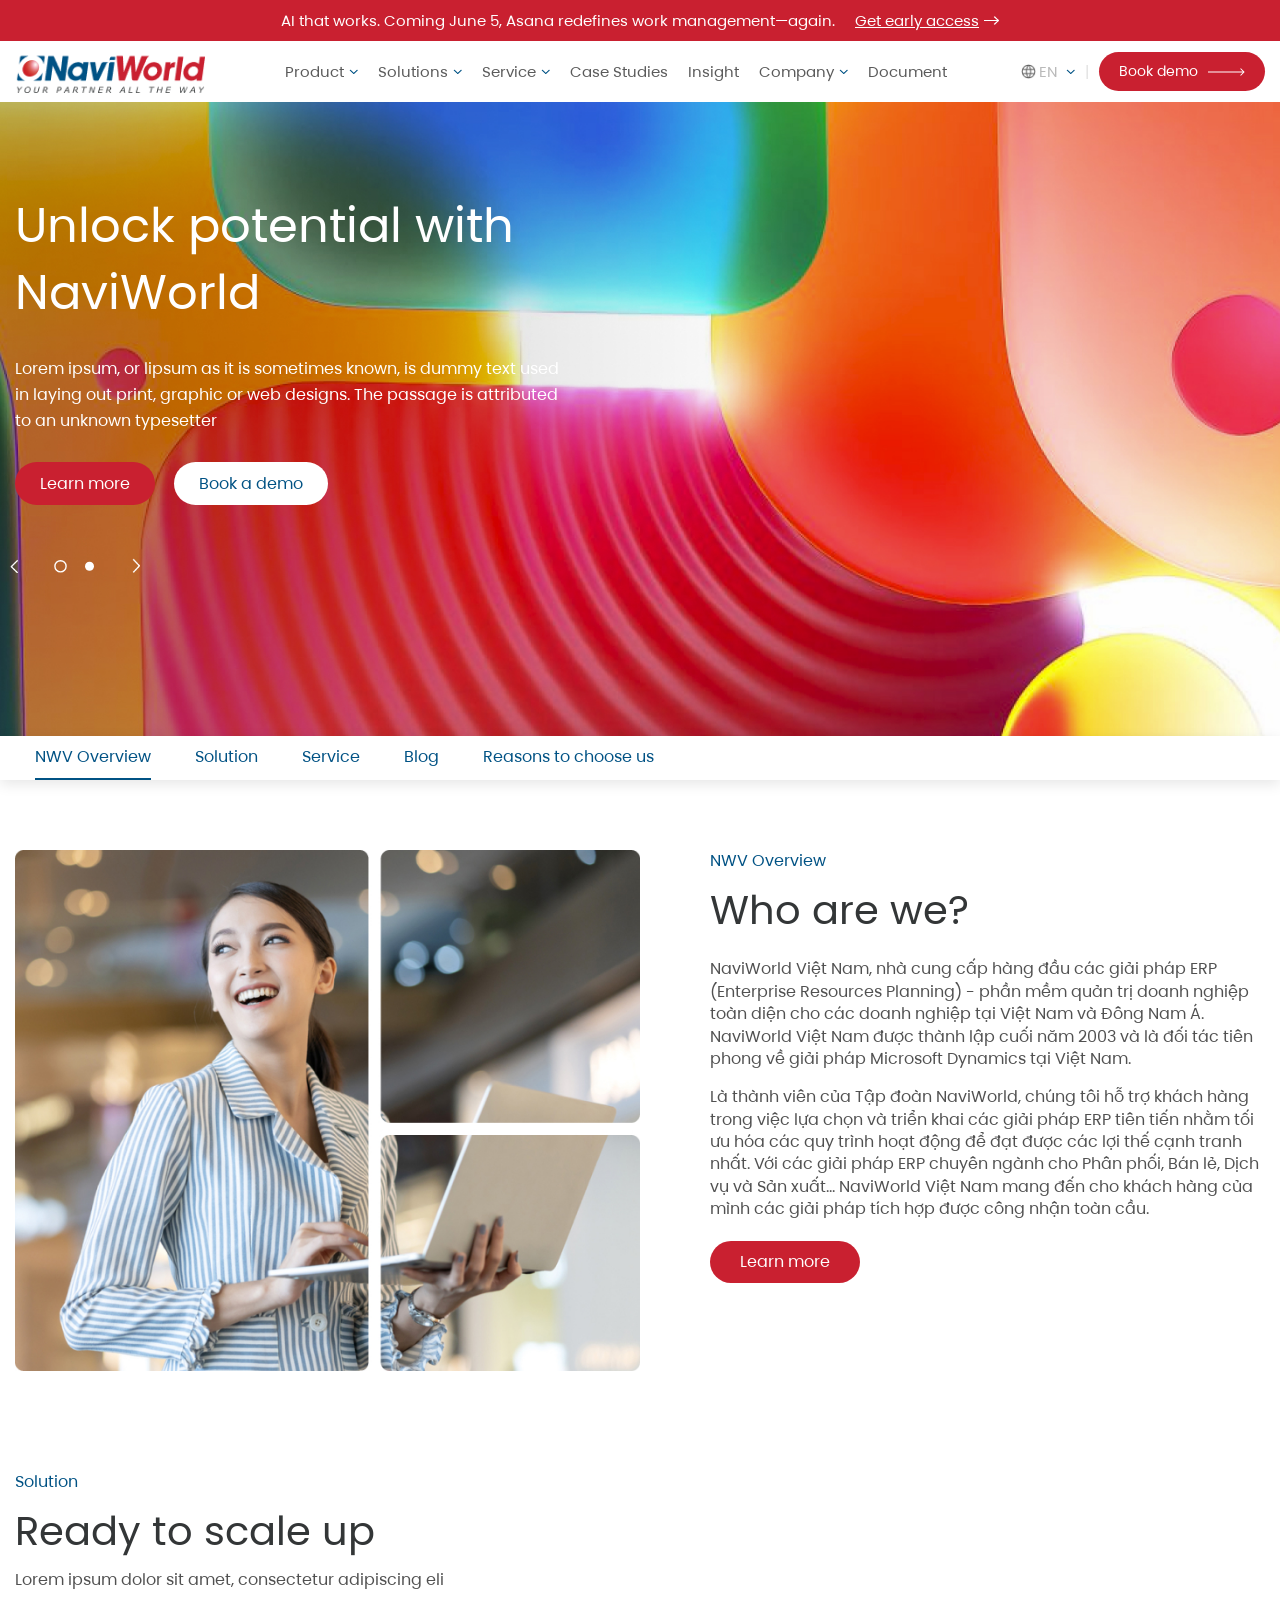
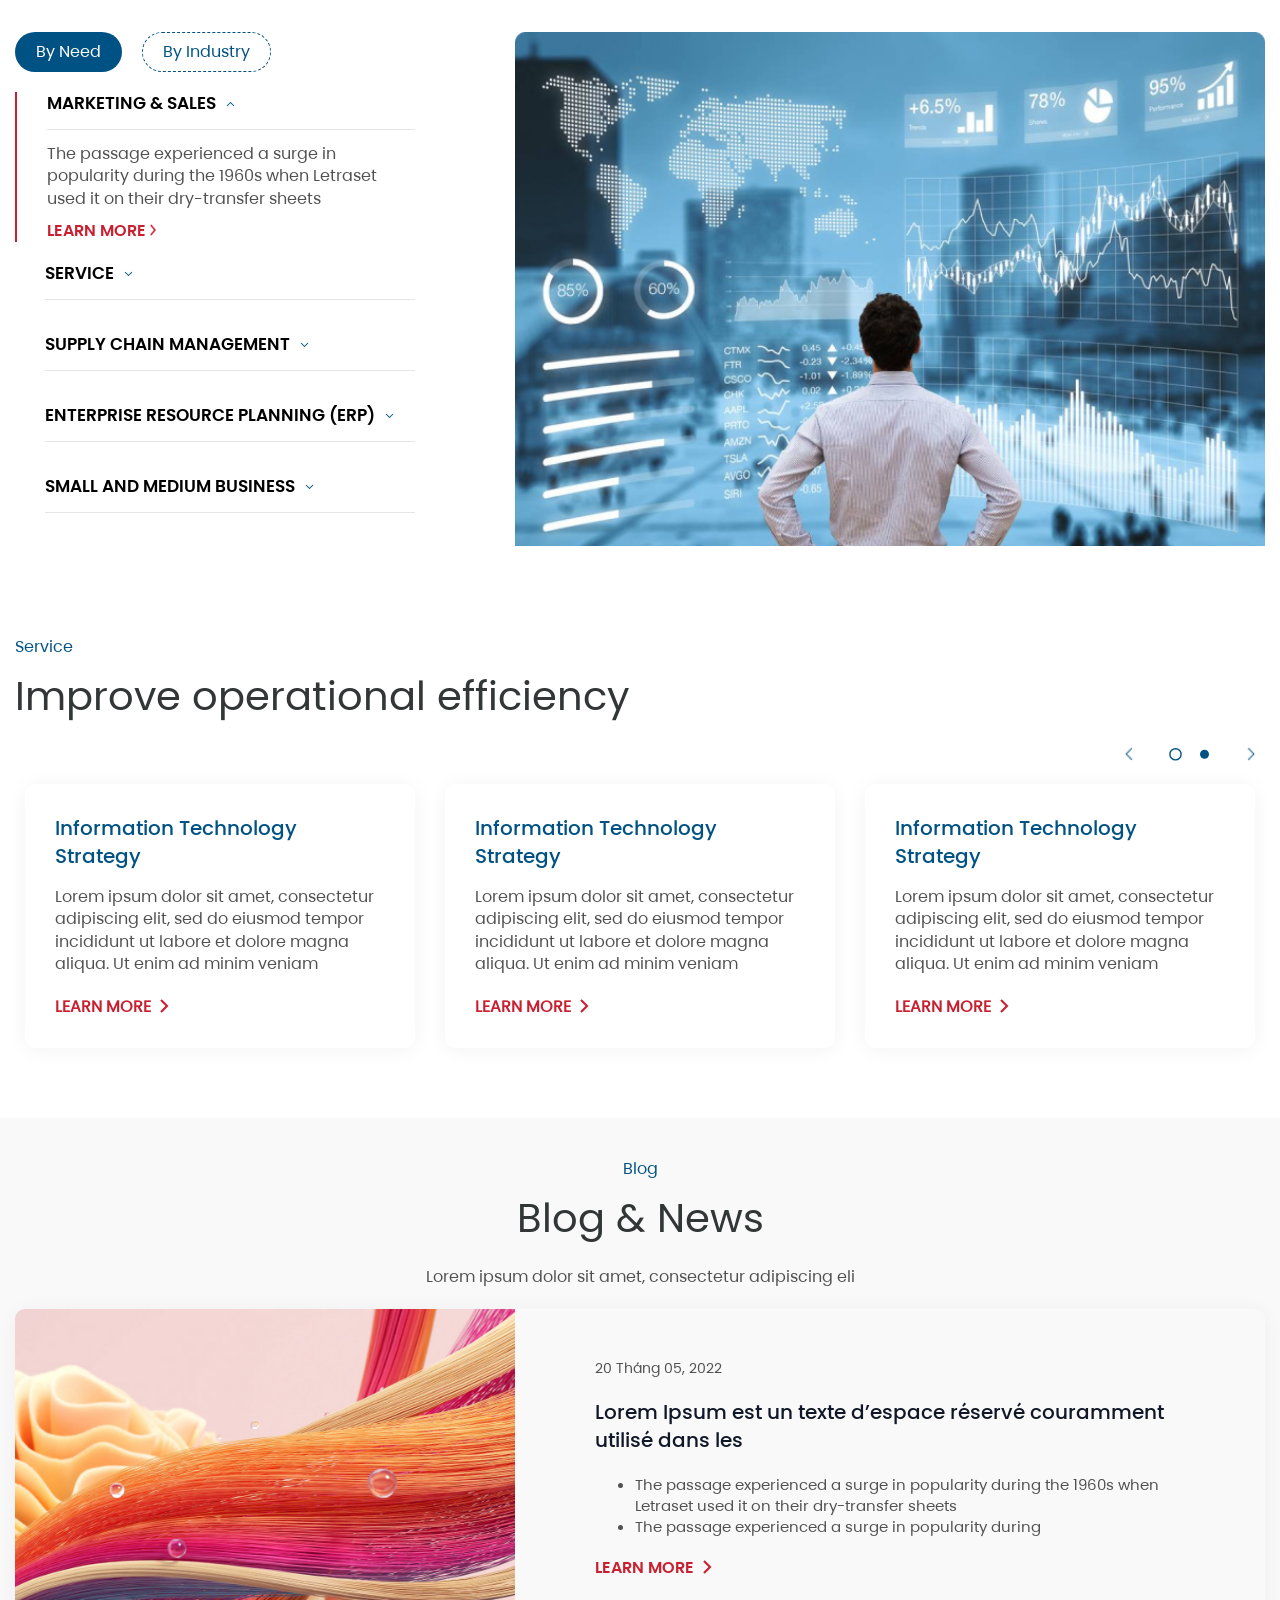
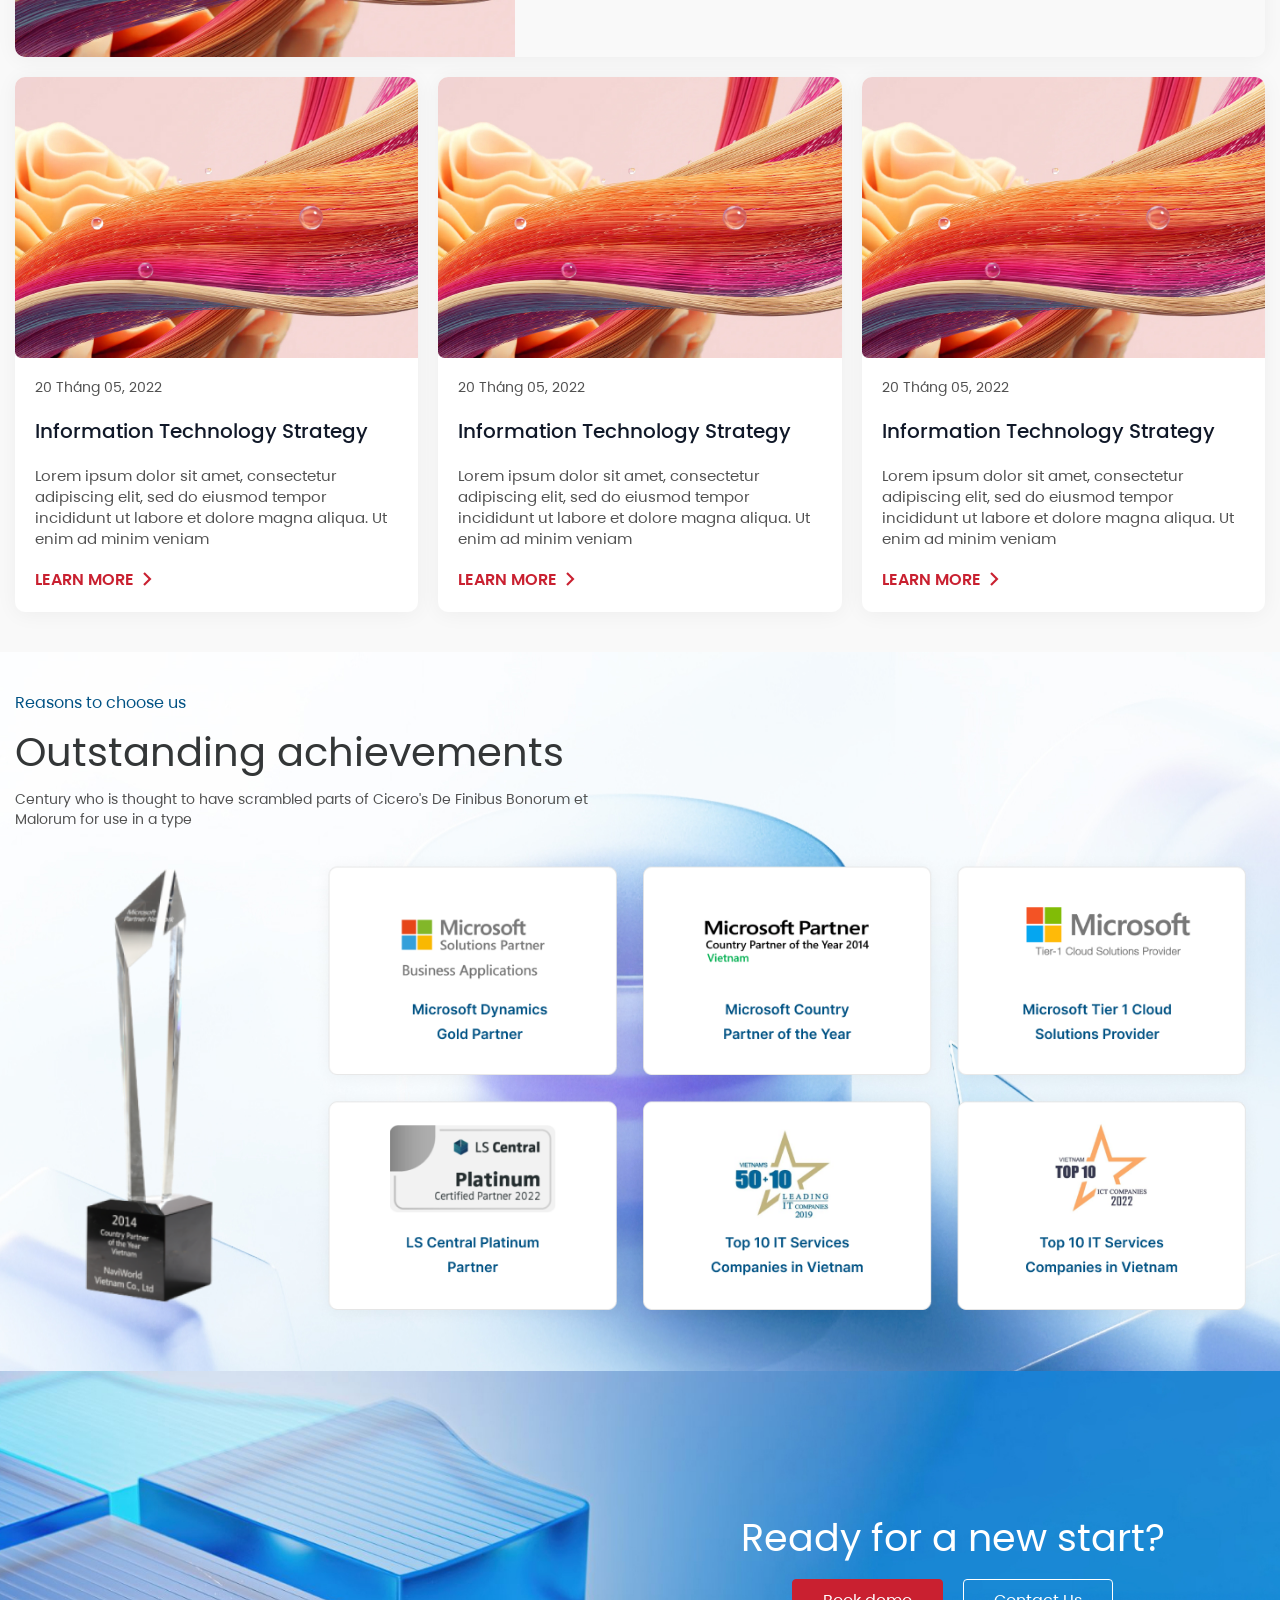
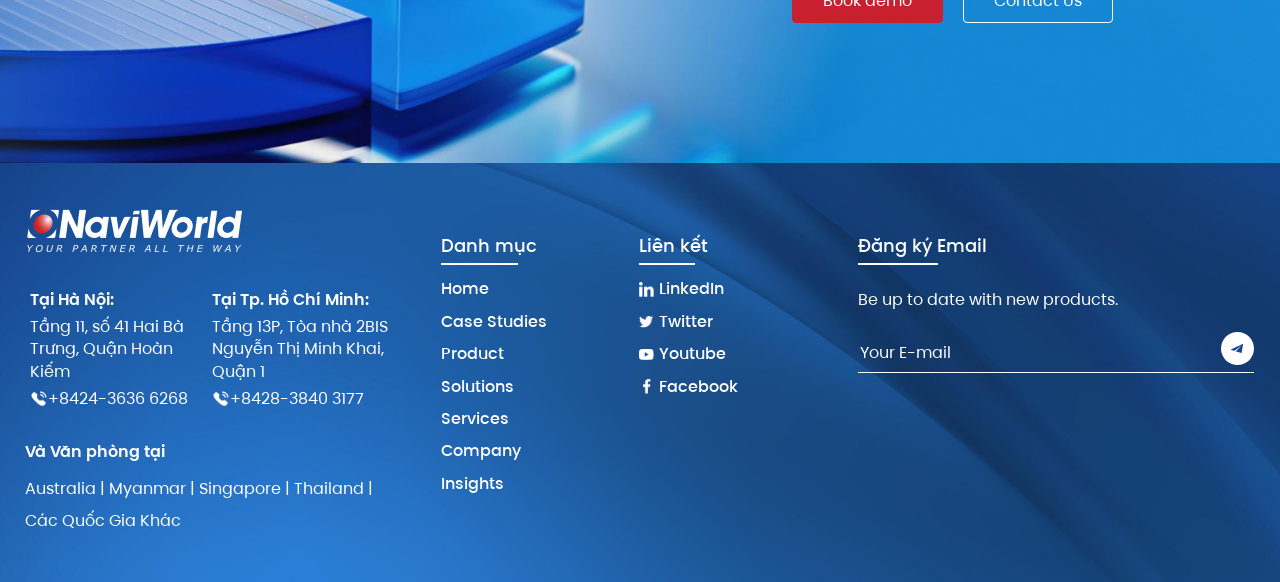
<file: home/index.html>
<!DOCTYPE html>
<html lang="en">

<head>
    <meta charset="UTF-8">
    <meta name="viewport" content="width=device-width, initial-scale=1.0">
    <title>Home</title>
    <link rel="stylesheet" href="../assets/css/swiper-bundle.css">
    <link rel="stylesheet" href="../assets/css/style.css">
    <link rel="stylesheet" href="../header/css/style.css">
    <link rel="stylesheet" href="../footer/css/style.css">
    <link rel="stylesheet" href="../home/navi_1_0_0_slider/css/navi_1_0_0_slider.css">
    <link rel="stylesheet" href="../home/navi_1_0_0_nav/css/navi_1_0_0_nav.css">
    <link rel="stylesheet" href="../home/navi_1_0_0_overView/css/navi_1_0_0_overView.css">
    <link rel="stylesheet" href="../home/navi_1_0_0_solution/css/navi_1_0_0_solution.css">
    <link rel="stylesheet" href="../home/navi_1_0_0_service/css/navi_1_0_0_service.css">
    <link rel="stylesheet" href="../home/navi_1_0_0_blog/css/navi_1_0_0_blog.css">
    <link rel="stylesheet" href="../home/navi_1_0_0_chooseUs/css/navi_1_0_0_chooseUs.css">
    <link rel="stylesheet" href="../home/navi_1_0_0_contact/css/navi_1_0_0_contact.css">
</head>

<body>
    <header class="header_1_0_0">
        <div class="header_1_0_0__top">
            <div class="container">
                <div class="header_1_0_0__note">AI that works. Coming June 5, Asana redefines work management—again.
                </div>
                <a href="#" class="header_1_0_0__early">Get early access <img src="../header/images/icon-arrow.png"
                        alt=""></a>
            </div>
        </div>
        <div class="header_1_0_0__bottom">
            <div class="container">
                <div class="header_1_0_0__bar"><img src="../header/images/hamburger.svg" alt=""></div>
                <a href="/naviworld/home" class="header_1_0_0__logo"><img src="../header/images/logo.png" alt=""></a>
                <div class="header_1_0_0__nav">
                    <div class="header_1_0_0__item">
                        <a href="#">Product <img class="header_1_0_0__icon header_1_0_0__icon--2 "
                                src="../header/images/icon-down.png" alt=""></a>
                        <div class="header_1_0_0__dropdown">
                            <div class="header_1_0_0__subInfo">
                                <div class="header_1_0_0__subTitle">Product</div>
                                <div class="header_1_0_0__subDesc">Lorem Ipsum est un texte d’espace réservé couramment
                                    utilisé dans les industries graphique, imprimée et éditoriale pour prévisualiser les
                                    mises en page et les maquettes visuelles.</div>
                                <a href="#" class="header_1_0_0__subMore">Learn more <img
                                        src="../header/images/icon-arrow2.png" alt=""></a>
                            </div>
                            <div class="header_1_0_0__subMenu">
                                <div class="header_1_0_0__subNav isDropdown">
                                    <div class="header_1_0_0__subItem">
                                        <a href="#">MICROSOFT DYNAMICS <img
                                                class="header_1_0_0__icon header_1_0_0__icon--3"
                                                src="../header/images/icon-down.png" alt=""></a>
                                        <div class="header_1_0_0__subSecond">
                                            <div class="header_1_0_0__subCol">
                                                <a href="/naviworld/360-business">DYNAMICS 365 BUSINESS CENTRAL</a>
                                                <a href="#">DYNAMICS 365 CUSTOMER ENGAGEMENT</a>
                                                <a href="#">DYNAMICS 365 FINANCE & OPERATION</a>
                                                <a href="#">DYNAMICS 365 HUMAN RESOURCES</a>
                                                <a href="#">DYNAMICS 365 COPILOT</a>
                                            </div>
                                        </div>
                                    </div>
                                    <div class="header_1_0_0__subItem">
                                        <a href="#">3RD PARTY ISV SOLUTIONS </a>
                                    </div>
                                    <div class="header_1_0_0__subItem"><a href="#">NAVIWORLD ADD-ONS </a></div>
                                    <div class="header_1_0_0__subItem">
                                        <a href="#">MICROSOFT 365 <img class="header_1_0_0__icon header_1_0_0__icon--3"
                                                src="../header/images/icon-down.png" alt=""></a>
                                        <div class="header_1_0_0__subSecond">
                                            <div class="header_1_0_0__subCol">
                                                <a href="/naviworld/office-365">OFFICE 365</a>
                                                <a href="#">WINDOWS ENTERPRISE</a>
                                                <a href="#">ENTERPRISE MOBILITY & SECURITY</a>
                                                <a href="#">POWER BI</a>
                                                <a href="#">POWER PLATFORM</a>
                                                <a href="#">SHAREPOINT</a>
                                            </div>
                                            <div class="header_1_0_0__subCol">
                                                <a href="#">MICROSOFT TEAMS</a>
                                                <a href="#">MICROSOFT AZURE</a>
                                            </div>
                                        </div>
                                    </div>
                                </div>
                            </div>
                            <div class="header_1_0_0__desc">
                                <div class="header_1_0_0__subDesc header_1_0_0__subDesc--1">Lorem Ipsum est un texte
                                    d’espace réservé</div>
                                <a href="#" class="header_1_0_0__subMore">Learn more <img
                                        src="../header/images/icon-arrow2.png" alt=""></a>
                            </div>
                        </div>
                    </div>
                    <div class="header_1_0_0__item">
                        <a href="#">Solutions <img class="header_1_0_0__icon header_1_0_0__icon--2 "
                                src="../header/images/icon-down.png" alt=""></a>
                        <div class="header_1_0_0__dropdown">
                            <div class="header_1_0_0__subInfo">
                                <div class="header_1_0_0__subTitle">Solutions</div>
                                <div class="header_1_0_0__subDesc">Lorem Ipsum est un texte d’espace réservé couramment
                                    utilisé dans les industries graphique, imprimée et éditoriale pour prévisualiser les
                                    mises en page et les maquettes visuelles.</div>
                                <a href="#" class="header_1_0_0__subMore">Learn more <img
                                        src="../header/images/icon-arrow2.png" alt=""></a>
                            </div>
                            <div class="header_1_0_0__subMenu">
                                <div class="header_1_0_0__subNav isDropdown">
                                    <div class="header_1_0_0__subItem">
                                        <a href="#">BY NEED <img class="header_1_0_0__icon header_1_0_0__icon--3"
                                                src="../header/images/icon-down.png" alt=""></a>
                                        <div class="header_1_0_0__subSecond">
                                            <div class="header_1_0_0__subCol">
                                                <a href="/naviworld/marketing-sale">MARKETING & SALES</a>
                                                <a href="#">SERVICE</a>
                                                <a href="#">SUPPLY CHAIN MANAGEMENT</a>
                                                <a href="#">FINANCE</a>
                                                <a href="#">ENTERPRISE RESOURCE PLANNING (ERP)</a>
                                                <a href="#">SMALL AND MEDIUM BUSINESS</a>
                                            </div>
                                        </div>
                                    </div>
                                    <div class="header_1_0_0__subItem">
                                        <a href="#">BY INDUSTRY </a>
                                    </div>
                                </div>
                            </div>
                            <div class="header_1_0_0__desc header_1_0_0__desc--1">
                                <div class="header_1_0_0__subDesc header_1_0_0__subDesc--1">Lorem Ipsum est un texte
                                    d’espace réservé</div>
                                <a href="#" class="header_1_0_0__subMore">Learn more <img
                                        src="../header/images/icon-arrow2.png" alt=""></a>
                            </div>
                        </div>
                    </div>
                    <div class="header_1_0_0__item">
                        <a href="#">Service <img class="header_1_0_0__icon header_1_0_0__icon--2 "
                                src="../header/images/icon-down.png" alt=""></a>
                        <div class="header_1_0_0__dropdown">
                            <div class="header_1_0_0__subInfo">
                                <div class="header_1_0_0__subTitle">Service</div>
                                <div class="header_1_0_0__subDesc">Lorem Ipsum est un texte d’espace réservé couramment
                                    utilisé dans les industries graphique, imprimée et éditoriale pour prévisualiser les
                                    mises en page et les maquettes visuelles.</div>
                                <a href="#" class="header_1_0_0__subMore">Learn more <img
                                        src="../header/images/icon-arrow2.png" alt=""></a>
                            </div>
                            <div class="header_1_0_0__subMenu">
                                <div class="header_1_0_0__subNav">
                                    <div class="header_1_0_0__subItem">
                                        <a href="/naviworld/service">Information Technology Strategy</a>
                                    </div>
                                    <div class="header_1_0_0__subItem">
                                        <a href="#">Systems Integration and Project Management</a>
                                    </div>
                                    <div class="header_1_0_0__subItem">
                                        <a href="#">Enterprise Resource Planning (ERP) Application Implementation</a>
                                    </div>
                                    <div class="header_1_0_0__subItem">
                                        <a href="#">Custom Systems Delivery</a>
                                    </div>
                                    <div class="header_1_0_0__subItem">
                                        <a href="#">Technology Infrastructure Design and Implementation</a>
                                    </div>
                                    <div class="header_1_0_0__subItem">
                                        <a href="#">Second-Level Support Helpdesk</a>
                                    </div>
                                </div>
                            </div>
                            <div class="header_1_0_0__desc header_1_0_0__desc--1">
                                <div class="header_1_0_0__subDesc">Lorem Ipsum est un texte d’espace réservé</div>
                                <a href="#" class="header_1_0_0__subMore">Learn more <img
                                        src="../header/images/icon-arrow2.png" alt=""></a>
                            </div>
                        </div>
                    </div>
                    <div class="header_1_0_0__item"><a href="/naviworld/case-studies">Case Studies</a></div>
                    <div class="header_1_0_0__item"><a href="/naviworld/post">Insight</a></div>
                    <div class="header_1_0_0__item">
                        <a href="#">Company <img class="header_1_0_0__icon header_1_0_0__icon--2 "
                                src="../header/images/icon-down.png" alt=""></a>
                        <div class="header_1_0_0__dropdown">
                            <div class="header_1_0_0__subInfo">
                                <div class="header_1_0_0__subTitle">Service</div>
                                <div class="header_1_0_0__subDesc">Lorem Ipsum est un texte d’espace réservé couramment
                                    utilisé dans les industries graphique, imprimée et éditoriale pour prévisualiser les
                                    mises en page et les maquettes visuelles.</div>
                                <a href="#" class="header_1_0_0__subMore">Learn more <img
                                        src="../header/images/icon-arrow2.png" alt=""></a>
                            </div>
                            <div class="header_1_0_0__subMenu">
                                <div class="header_1_0_0__subNav">
                                    <div class="header_1_0_0__subItem">
                                        <a href="/naviworld/about-us">Introducing NaviWorld</a>
                                    </div>
                                    <div class="header_1_0_0__subItem">
                                        <a href="/naviworld/post">News & Events</a>
                                    </div>
                                </div>
                            </div>
                            <div class="header_1_0_0__desc header_1_0_0__desc--1">
                                <div class="header_1_0_0__subDesc">Lorem Ipsum est un texte d’espace réservé</div>
                                <a href="#" class="header_1_0_0__subMore">Learn more <img
                                        src="../header/images/icon-arrow2.png" alt=""></a>
                            </div>
                        </div>
                    </div>
                    <div class="header_1_0_0__item"><a href="/naviworld/document">Document</a></div>
                </div>
                <div class="header_1_0_0__action">
                    <div class="header_1_0_0__language">
                        <img class="header_1_0_0__icon header_1_0_0__icon--1" src="../header/images/icon-world.png"
                            alt="">
                        <div class="header_1_0_0__select">
                            <input type="text" value="EN" disabled>
                            <div class="header_1_0_0__option">
                                <a href="#">VI</a>
                                <a href="#">EN</a>
                            </div>
                        </div>
                        <img class="header_1_0_0__icon header_1_0_0__icon--2" src="../header/images/icon-down.png"
                            alt="">
                    </div>
                    <span class="header_1_0_0__line">|</span>
                    <a href="/naviworld/book-demo" class="header_1_0_0__button">Book demo <img
                            src="../header/images/icon-arrow2.png" alt=""></a>
                </div>
            </div>
        </div>
        <div class="header_1_0_0__bg"></div>
    </header>

    <section class="navi_1_0_0_slider">
        <div class="swiper navi_1_0_0_slider__mySwiper">
            <div class="swiper-wrapper">
                <div class="swiper-slide">
                    <div class="navi_1_0_0_slider__item"
                        style="background-image: url(../home/navi_1_0_0_slider/images/banner.jpg);">
                        <div class="container">
                            <div class="navi_1_0_0_slider__box">
                                <p class="navi_1_0_0_slider__head">Unlock potential with NaviWorld</p>
                                <p class="navi_1_0_0_slider__desc">Lorem ipsum, or lipsum as it is sometimes known, is
                                    dummy
                                    text used in
                                    laying out print, graphic or web designs. The passage is attributed to an unknown
                                    typesetter</p>
                                <div class="navi_1_0_0_slider__action">
                                    <a href="#" class="navi_1_0_0_slider__btn navi_1_0_0_slider__btn--1">Learn more</a>
                                    <a href="/naviworld/book-a-demo"
                                        class="navi_1_0_0_slider__btn navi_1_0_0_slider__btn--2">Book a demo</a>
                                </div>
                            </div>
                        </div>
                    </div>
                </div>
                <div class="swiper-slide">
                    <div class="navi_1_0_0_slider__item"
                        style="background-image: url(../home/navi_1_0_0_slider/images/banner.jpg);">
                        <div class="container">
                            <div class="navi_1_0_0_slider__box">
                                <p class="navi_1_0_0_slider__head">Unlock potential with NaviWorld</p>
                                <p class="navi_1_0_0_slider__desc">Lorem ipsum, or lipsum as it is sometimes known, is
                                    dummy
                                    text used in
                                    laying out print, graphic or web designs. The passage is attributed to an unknown
                                    typesetter</p>
                                <div class="navi_1_0_0_slider__action">
                                    <a href="#" class="navi_1_0_0_slider__btn navi_1_0_0_slider__btn--1">Learn more</a>
                                    <a href="/naviworld/book-a-demo"
                                        class="navi_1_0_0_slider__btn navi_1_0_0_slider__btn--2">Book a demo</a>
                                </div>
                            </div>
                        </div>
                    </div>
                </div>
            </div>
            <div class="container">
                <div class="navi_1_0_0_slider__control">
                    <div class="swiper-button-next navi_1_0_0_slider__next"><img
                            src="../home/navi_1_0_0_slider/images/icon-next.png" alt=""></div>
                    <div class="swiper-button-prev navi_1_0_0_slider__prev"><img
                            src="../home/navi_1_0_0_slider/images/icon-prev.png" alt=""></div>
                    <div class="swiper-pagination"></div>
                </div>
            </div>
        </div>
    </section>

    <section class="navi_1_0_0_nav">
        <div class="container">
            <a class="navi_1_0_0_nav__inner">
                <a href="#page1" class="navi_1_0_0_nav__item active">NWV Overview</a>
                <a href="#page2" class="navi_1_0_0_nav__item">Solution</a>
                <a href="#page3" class="navi_1_0_0_nav__item">Service</a>
                <a href="#page4" class="navi_1_0_0_nav__item">Blog</a>
                <a href="#page5" class="navi_1_0_0_nav__item">Reasons to choose us</a>
        </div>
        </div>
    </section>

    <section id="page1" class="navi_1_0_0_overView">
        <div class="container">
            <div class="navi_1_0_0_overView__inner">
                <div class="navi_1_0_0_overView__img"><img src="../home/navi_1_0_0_overView/images/banner.jpg" alt="">
                </div>
                <div class="navi_1_0_0_overView__content">
                    <div class="navi_1_0_0_overView__sub">NWV Overview</div>
                    <div class="navi_1_0_0_overView__title">Who are we?</div>
                    <div class="navi_1_0_0_overView__desc">
                        <p>NaviWorld Việt Nam, nhà cung cấp hàng đầu các giải pháp ERP (Enterprise Resources Planning) -
                            phần mềm quản trị doanh nghiệp toàn diện cho các doanh nghiệp tại Việt Nam và Đông Nam Á.
                            NaviWorld Việt Nam được thành lập cuối năm 2003 và là đối tác tiên phong về giải pháp
                            Microsoft Dynamics tại Việt Nam.</p>
                        <p>Là thành viên của Tập đoàn NaviWorld, chúng tôi hỗ trợ khách hàng trong việc lựa chọn và
                            triển khai các giải pháp ERP tiên tiến nhằm tối ưu hóa các quy trình hoạt động để đạt được
                            các lợi thế cạnh tranh nhất. Với các giải pháp ERP chuyên ngành cho Phân phối, Bán lẻ, Dịch
                            vụ và Sản xuất... NaviWorld Việt Nam mang đến cho khách hàng của mình các giải pháp tích hợp
                            được công nhận toàn cầu.</p>
                    </div>
                    <a href="/naviworld/about-us" class="navi_1_0_0_overView__btn">Learn more</a>
                </div>
            </div>
        </div>
    </section>

    <section id="page2" class="navi_1_0_0_solution">
        <div class="container">
            <div class="navi_1_0_0_solution__sub">Solution</div>
            <div class="navi_1_0_0_solution__title">Ready to scale up</div>
            <div class="navi_1_0_0_solution__meta">Lorem ipsum dolor sit amet, consectetur adipiscing eli</div>
            <div class="navi_1_0_0_solution__inner">
                <div class="navi_1_0_0_solution__content">
                    <div class="navi_1_0_0_solution__tabs">
                        <div class="navi_1_0_0_solution__tab active">By Need</div>
                        <div class="navi_1_0_0_solution__tab">By Industry</div>
                    </div>
                    <div class="navi_1_0_0_solution__list">
                        <div class="navi_1_0_0_solution__post active">
                            <div class="navi_1_0_0_solution__item">MARKETING & SALES <img
                                    src="../home/navi_1_0_0_solution/images/icon-down.png" alt=""></div>
                            <div class="navi_1_0_0_solution__desc">
                                <div class="navi_1_0_0_solution__meta">The passage experienced a surge in popularity
                                    during the 1960s when Letraset used it on their dry-transfer sheets</div>
                                <a href="#" class="navi_1_0_0_solution__more">LEARN MORE <img
                                        src="../home/navi_1_0_0_solution/images/icon-right.png" alt=""></a>
                            </div>
                        </div>
                        <div class="navi_1_0_0_solution__post">
                            <div class="navi_1_0_0_solution__item">SERVICE <img
                                    src="../home/navi_1_0_0_solution/images/icon-down.png" alt=""></div>
                            <div class="navi_1_0_0_solution__desc">
                                <div class="navi_1_0_0_solution__meta">The passage experienced a surge in popularity
                                    during the 1960s when Letraset used it on their dry-transfer sheets</div>
                                <a href="#" class="navi_1_0_0_solution__more">LEARN MORE <img
                                        src="../home/navi_1_0_0_solution/images/icon-right.png" alt=""></a>
                            </div>
                        </div>
                        <div class="navi_1_0_0_solution__post">
                            <div class="navi_1_0_0_solution__item">SUPPLY CHAIN MANAGEMENT <img
                                    src="../home/navi_1_0_0_solution/images/icon-down.png" alt=""></div>
                            <div class="navi_1_0_0_solution__desc">
                                <div class="navi_1_0_0_solution__meta">The passage experienced a surge in popularity
                                    during the 1960s when Letraset used it on their dry-transfer sheets</div>
                                <a href="#" class="navi_1_0_0_solution__more">LEARN MORE <img
                                        src="../home/navi_1_0_0_solution/images/icon-right.png" alt=""></a>
                            </div>
                        </div>
                        <div class="navi_1_0_0_solution__post">
                            <div class="navi_1_0_0_solution__item">ENTERPRISE RESOURCE PLANNING (ERP) <img
                                    src="../home/navi_1_0_0_solution/images/icon-down.png" alt=""></div>
                            <div class="navi_1_0_0_solution__desc">
                                <div class="navi_1_0_0_solution__meta">The passage experienced a surge in popularity
                                    during the 1960s when Letraset used it on their dry-transfer sheets</div>
                                <a href="#" class="navi_1_0_0_solution__more">LEARN MORE <img
                                        src="../home/navi_1_0_0_solution/images/icon-right.png" alt=""></a>
                            </div>
                        </div>
                        <div class="navi_1_0_0_solution__post">
                            <div class="navi_1_0_0_solution__item">SMALL AND MEDIUM BUSINESS <img
                                    src="../home/navi_1_0_0_solution/images/icon-down.png" alt=""></div>
                            <div class="navi_1_0_0_solution__desc">
                                <div class="navi_1_0_0_solution__meta">The passage experienced a surge in popularity
                                    during the 1960s when Letraset used it on their dry-transfer sheets</div>
                                <a href="#" class="navi_1_0_0_solution__more">LEARN MORE <img
                                        src="../home/navi_1_0_0_solution/images/icon-right.png" alt=""></a>
                            </div>
                        </div>
                    </div>
                </div>
                <div class="navi_1_0_0_solution__image navi_1_0_0_solution__image--1">
                    <div class="navi_1_0_0_solution__reti">
                        <img class="animate" src="../home/navi_1_0_0_solution/images/banner.jpg" alt="">
                        <img class="" src="../home/navi_1_0_0_solution/images/banner.jpg" alt="">
                        <img class="" src="../home/navi_1_0_0_solution/images/banner.jpg" alt="">
                        <img class="" src="../home/navi_1_0_0_solution/images/banner.jpg" alt="">
                        <img class="" src="../home/navi_1_0_0_solution/images/banner.jpg" alt="">
                    </div>
                </div>
            </div>
        </div>
    </section>

    <section id="page3" class="navi_1_0_0_service">
        <div class="container">
            <div class="navi_1_0_0_service__sub">Service</div>
            <div class="navi_1_0_0_service__title">Improve operational efficiency</div>
            <div class="navi_1_0_0_service__list">
                <div class="swiper navi_1_0_0_service__mySwiper">
                    <div class="swiper-wrapper">
                        <div class="swiper-slide">
                            <div class="navi_1_0_0_service__item">
                                <a href="#" class="navi_1_0_0_service__head">Information Technology Strategy</a>
                                <p class="navi_1_0_0_service__desc">Lorem ipsum dolor sit amet, consectetur adipiscing
                                    elit, sed do
                                    eiusmod tempor incididunt ut labore et dolore magna aliqua. Ut enim ad minim veniam
                                </p>
                                <a href="#" class="navi_1_0_0_service__more">LEARN MORE <img
                                        src="../home/navi_1_0_0_service/images/icon-right.png" alt=""></a>
                            </div>
                        </div>
                        <div class="swiper-slide">
                            <div class="navi_1_0_0_service__item">
                                <a href="#" class="navi_1_0_0_service__head">Information Technology Strategy</a>
                                <p class="navi_1_0_0_service__desc">Lorem ipsum dolor sit amet, consectetur adipiscing
                                    elit, sed do
                                    eiusmod tempor incididunt ut labore et dolore magna aliqua. Ut enim ad minim veniam
                                </p>
                                <a href="#" class="navi_1_0_0_service__more">LEARN MORE <img
                                        src="../home/navi_1_0_0_service/images/icon-right.png" alt=""></a>
                            </div>
                        </div>
                        <div class="swiper-slide">
                            <div class="navi_1_0_0_service__item">
                                <a href="#" class="navi_1_0_0_service__head">Information Technology Strategy</a>
                                <p class="navi_1_0_0_service__desc">Lorem ipsum dolor sit amet, consectetur adipiscing
                                    elit, sed do
                                    eiusmod tempor incididunt ut labore et dolore magna aliqua. Ut enim ad minim veniam
                                </p>
                                <a href="#" class="navi_1_0_0_service__more">LEARN MORE <img
                                        src="../home/navi_1_0_0_service/images/icon-right.png" alt=""></a>
                            </div>
                        </div>
                        <div class="swiper-slide">
                            <div class="navi_1_0_0_service__item">
                                <a href="#" class="navi_1_0_0_service__head">Information Technology Strategy</a>
                                <p class="navi_1_0_0_service__desc">Lorem ipsum dolor sit amet, consectetur adipiscing
                                    elit, sed do
                                    eiusmod tempor incididunt ut labore et dolore magna aliqua. Ut enim ad minim veniam
                                </p>
                                <a href="#" class="navi_1_0_0_service__more">LEARN MORE <img
                                        src="../home/navi_1_0_0_service/images/icon-right.png" alt=""></a>
                            </div>
                        </div>
                    </div>
                    <div class="navi_1_0_0_service__control">
                        <div class="swiper-button-next navi_1_0_0_service__next"><img
                                src="../home/navi_1_0_0_service/images/icon-next.png" alt=""></div>
                        <div class="swiper-button-prev navi_1_0_0_service__prev"><img
                                src="../home/navi_1_0_0_service/images/icon-prev.png" alt=""></div>
                        <div class="swiper-pagination"></div>
                    </div>
                </div>
            </div>
        </div>
    </section>

    <section id="page4" class="navi_1_0_0_blog">
        <div class="container">
            <div class="navi_1_0_0_blog__sub">Blog</div>
            <div class="navi_1_0_0_blog__title">Blog & News</div>
            <div class="navi_1_0_0_blog__desc">Lorem ipsum dolor sit amet, consectetur adipiscing eli</div>
            <div class="navi_1_0_0_blog__postMain">
                <a href="#" class="navi_1_0_0_blog__imgMain"><img src="../home/navi_1_0_0_blog/images/new1.jpg"
                        alt=""></a>
                <div class="navi_1_0_0_blog__contentMain">
                    <div class="navi_1_0_0_blog__date">20 Tháng 05, 2022</div>
                    <a href="#" class="navi_1_0_0_blog__head">Lorem Ipsum est un texte d’espace réservé couramment
                        utilisé dans les</a>
                    <div class="navi_1_0_0_blog__meta">
                        <ul>
                            <li>The passage experienced a surge in popularity during the 1960s
                                when Letraset used it on their dry-transfer sheets</li>
                            <li>The passage experienced a surge in popularity during</li>
                        </ul>
                    </div>
                    <a href="#" class="navi_1_0_0_blog__more">LEARN MORE <img
                            src="../home/navi_1_0_0_blog/images/icon-right.png" alt=""></a>
                </div>
            </div>
            <div class="navi_1_0_0_blog__list">
                <div class="navi_1_0_0_blog__item">
                    <a href="#" class="navi_1_0_0_blog__img"><img src="../home/navi_1_0_0_blog/images/new1.jpg"
                            alt=""></a>
                    <div class="navi_1_0_0_blog__content">
                        <div class="navi_1_0_0_blog__date">20 Tháng 05, 2022</div>
                        <a href="#" class="navi_1_0_0_blog__head">Information Technology Strategy</a>
                        <p class="navi_1_0_0_blog__meta">Lorem ipsum dolor sit amet, consectetur adipiscing elit, sed do
                            eiusmod tempor incididunt ut labore et dolore magna aliqua. Ut enim ad minim veniam</p>
                        <a href="#" class="navi_1_0_0_blog__more">LEARN MORE <img
                                src="../home/navi_1_0_0_blog/images/icon-right.png" alt=""></a>
                    </div>
                </div>
                <div class="navi_1_0_0_blog__item">
                    <a href="#" class="navi_1_0_0_blog__img"><img src="../home/navi_1_0_0_blog/images/new1.jpg"
                            alt=""></a>
                    <div class="navi_1_0_0_blog__content">
                        <div class="navi_1_0_0_blog__date">20 Tháng 05, 2022</div>
                        <a href="#" class="navi_1_0_0_blog__head">Information Technology Strategy</a>
                        <p class="navi_1_0_0_blog__meta">Lorem ipsum dolor sit amet, consectetur adipiscing elit, sed do
                            eiusmod tempor incididunt ut labore et dolore magna aliqua. Ut enim ad minim veniam</p>
                        <a href="#" class="navi_1_0_0_blog__more">LEARN MORE <img
                                src="../home/navi_1_0_0_blog/images/icon-right.png" alt=""></a>
                    </div>
                </div>
                <div class="navi_1_0_0_blog__item">
                    <a href="#" class="navi_1_0_0_blog__img"><img src="../home/navi_1_0_0_blog/images/new1.jpg"
                            alt=""></a>
                    <div class="navi_1_0_0_blog__content">
                        <div class="navi_1_0_0_blog__date">20 Tháng 05, 2022</div>
                        <a href="#" class="navi_1_0_0_blog__head">Information Technology Strategy</a>
                        <p class="navi_1_0_0_blog__meta">Lorem ipsum dolor sit amet, consectetur adipiscing elit, sed do
                            eiusmod tempor incididunt ut labore et dolore magna aliqua. Ut enim ad minim veniam</p>
                        <a href="#" class="navi_1_0_0_blog__more">LEARN MORE <img
                                src="../home/navi_1_0_0_blog/images/icon-right.png" alt=""></a>
                    </div>
                </div>
            </div>
        </div>
    </section>

    <section id="page5" class="navi_1_0_0_chooseUs">
        <div class="container">
            <div class="navi_1_0_0_chooseUs__sub">Reasons to choose us</div>
            <div class="navi_1_0_0_chooseUs__title">Outstanding achievements</div>
            <div class="navi_1_0_0_chooseUs__desc">Century who is thought to have scrambled parts of Cicero's De Finibus
                Bonorum et Malorum for use in a type</div>
            <div class="navi_1_0_0_chooseUs__img"><img src="../home/navi_1_0_0_chooseUs/images/img.png" alt=""></div>
        </div>
    </section>

    <section class="navi_1_0_0_contact">
        <div class="container">
            <div class="navi_1_0_0_contact__box">
                <div class="navi_1_0_0_contact__title">Ready for a new start?</div>
                <div class="navi_1_0_0_contact__action">
                    <a href="/naviworld/book-demo" class="navi_1_0_0_contact__btn navi_1_0_0_contact__btn--1">Book
                        demo</a>
                    <a href="/naviworld/contact" class="navi_1_0_0_contact__btn navi_1_0_0_contact__btn--2">Contact
                        Us</a>
                </div>
            </div>
        </div>
    </section>

    <footer class="footer_1_0_0">
        <div class="container">
            <div class="footer_1_0_0__inner">
                <div class="footer_1_0_0__col">
                    <div class="footer_1_0_0__logo"><img src="../footer/images/logo.png" alt=""></div>
                    <div class="footer_1_0_0__inner">
                        <div class="footer_1_0_0__pin">
                            <p class="footer_1_0_0__600">Tại Hà Nội:</p>
                            <p>Tầng 11, số 41 Hai Bà Trưng, Quận Hoàn Kiếm</p>
                            <p class="footer_1_0_0__phone"><img src="../footer/images/calling.png" alt=""> +8424-3636
                                6268</p>
                        </div>
                        <div class="footer_1_0_0__pin">
                            <p class="footer_1_0_0__600">Tại Tp. Hồ Chí Minh:</p>
                            <p>Tầng 13P, Tòa nhà 2BIS Nguyễn Thị Minh Khai, Quận 1</p>
                            <p class="footer_1_0_0__phone"><img src="../footer/images/calling.png" alt=""> +8428-3840
                                3177</p>
                        </div>
                    </div>
                    <div class="footer_1_0_0__global">
                        <p class="footer_1_0_0__600">Và Văn phòng tại</p>
                        <p>Australia |
                            Myanmar |
                            Singapore |
                            Thailand | <br>
                            Các Quốc Gia Khác</p>
                    </div>
                </div>
                <div class="footer_1_0_0__col">
                    <div class="footer_1_0_0__inner">
                        <div class="footer_1_0_0__cate">
                            <div class="footer_1_0_0__cateHead">Danh mục</div>
                            <a href="/naviworld/home" class="footer_1_0_0__link">Home</a>
                            <a href="/naviworld/case-studies" class="footer_1_0_0__link">Case Studies</a>
                            <a href="/naviworld/360-business" class="footer_1_0_0__link">Product</a>
                            <a href="/naviworld/home" class="footer_1_0_0__link">Solutions</a>
                            <a href="/naviworld/service" class="footer_1_0_0__link">Services</a>
                            <a href="/naviworld/about-us" class="footer_1_0_0__link">Company</a>
                            <a href="/naviworld/post" class="footer_1_0_0__link">Insights</a>
                        </div>
                        <div class="footer_1_0_0__cate">
                            <div class="footer_1_0_0__cateHead">Liên kết</div>
                            <a href="#" class="footer_1_0_0__link footer_1_0_0__link--1"><img
                                    src="../footer/images/lk.png" alt="">LinkedIn</a>
                            <a href="#" class="footer_1_0_0__link footer_1_0_0__link--1"><img
                                    src="../footer/images/tk.png" alt="">Twitter</a>
                            <a href="#" class="footer_1_0_0__link footer_1_0_0__link--1"><img
                                    src="../footer/images/ytb.png" alt="">Youtube</a>
                            <a href="#" class="footer_1_0_0__link footer_1_0_0__link--1"><img
                                    src="../footer/images/fb.png" alt="">Facebook</a>
                        </div>
                    </div>
                </div>
                <div class="footer_1_0_0__col">
                    <div class="footer_1_0_0__email">
                        <div class="footer_1_0_0__cateHead">Đăng ký Email</div>
                        <p class="footer_1_0_0__up">Be up to date with new products.</p>
                        <div class="footer_1_0_0__input">
                            <input type="text" placeholder="Your E-mail">
                            <div class="footer_1_0_0__submit"><img src="../footer/images/submit.jpg" alt=""></div>
                        </div>
                    </div>
                </div>
            </div>
        </div>
    </footer>

    <!--  -->
    <script src="../assets/js/swiper-bundle.min.js"></script>
    <script src="../header/js/script.js"></script>
    <script src="../home/navi_1_0_0_slider/js/navi_1_0_0_slider.js"></script>
    <script src="../home/navi_1_0_0_solution/js/navi_1_0_0_solution.js"></script>
    <script src="../home/navi_1_0_0_service/js/navi_1_0_0_service.js"></script>
</body>

</html>
</file>
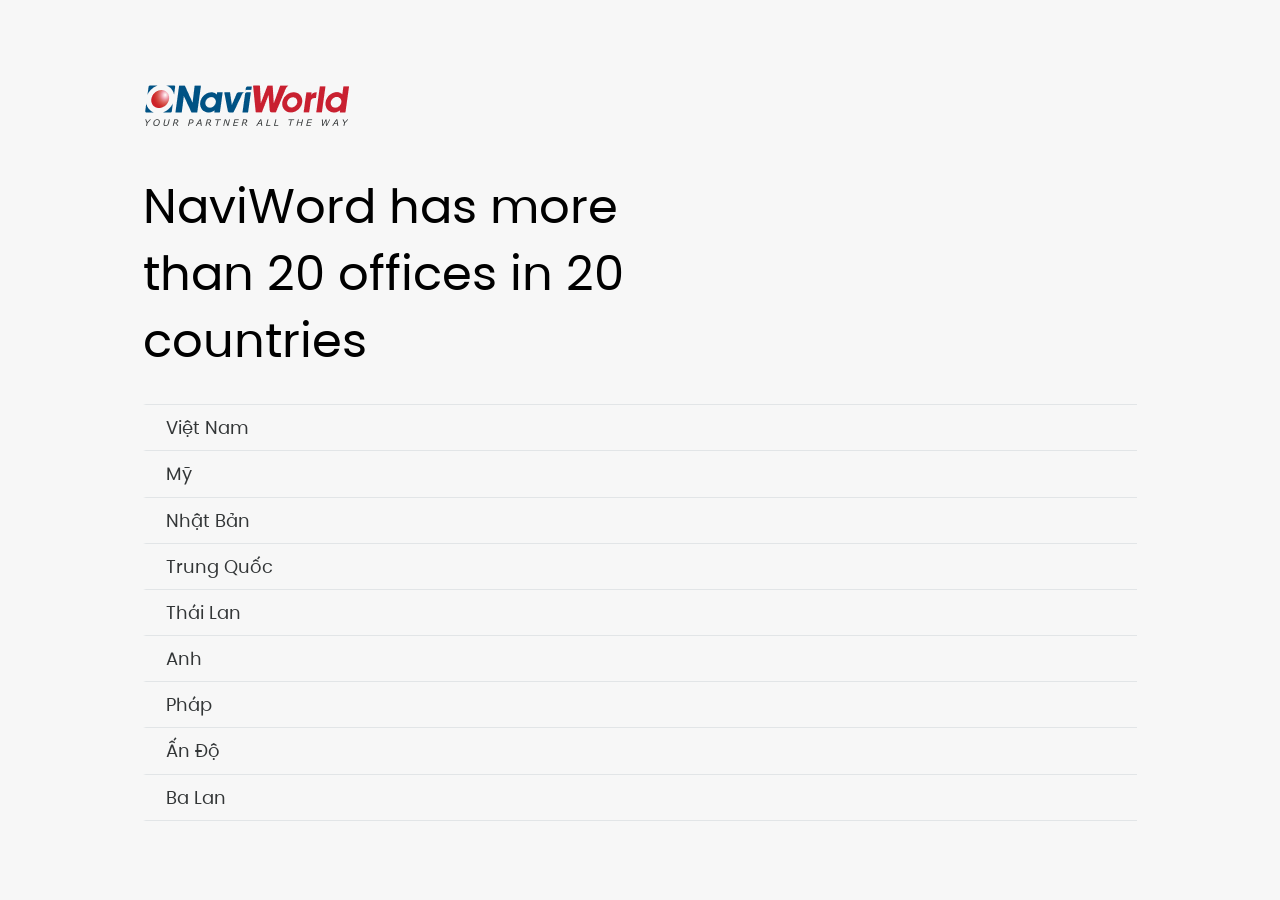
<file: intro/index.html>
<!DOCTYPE html>
<html lang="en">
<head>
    <meta charset="UTF-8">
    <meta name="viewport" content="width=device-width, initial-scale=1.0">
    <title>Naviworld</title>
    <link rel="stylesheet" href="../assets/css/style.css">
    <link rel="stylesheet" href="./css/style.css">
</head>
<body>
    <section class="navi_1_0_0_intro">
        <div class="navi_1_0_0_intro__container">
            <div class="navi_1_0_0_intro__logo"><img src="images/logo.png" alt=""></div>
            <div class="navi_1_0_0_intro__head">
                NaviWord has more than 20 offices in 20 countries
            </div>
            <div class="navi_1_0_0_intro__country">
                <a href="/naviworld/home" class="navi_1_0_0_intro__choice">Việt Nam <span class="navi_1_0_0_intro__icon"></span></a>
                <a href="/naviworld/home" class="navi_1_0_0_intro__choice">Mỹ <span class="navi_1_0_0_intro__icon"></span></a>
                <a href="/naviworld/home" class="navi_1_0_0_intro__choice">Nhật Bản <span class="navi_1_0_0_intro__icon"></span></a>
                <a href="/naviworld/home" class="navi_1_0_0_intro__choice">Trung Quốc <span class="navi_1_0_0_intro__icon"></span></a>
                <a href="/naviworld/home" class="navi_1_0_0_intro__choice">thái lan <span class="navi_1_0_0_intro__icon"></span></a>
                <a href="/naviworld/home" class="navi_1_0_0_intro__choice">anh <span class="navi_1_0_0_intro__icon"></span></a>
                <a href="/naviworld/home" class="navi_1_0_0_intro__choice">pháp <span class="navi_1_0_0_intro__icon"></span></a>
                <a href="/naviworld/home" class="navi_1_0_0_intro__choice">ấn độ <span class="navi_1_0_0_intro__icon"></span></a>
                <a href="/naviworld/home" class="navi_1_0_0_intro__choice">ba lan <span class="navi_1_0_0_intro__icon"></span></a>
            </div>
        </div>
    </section>
</body>
</html>
</file>
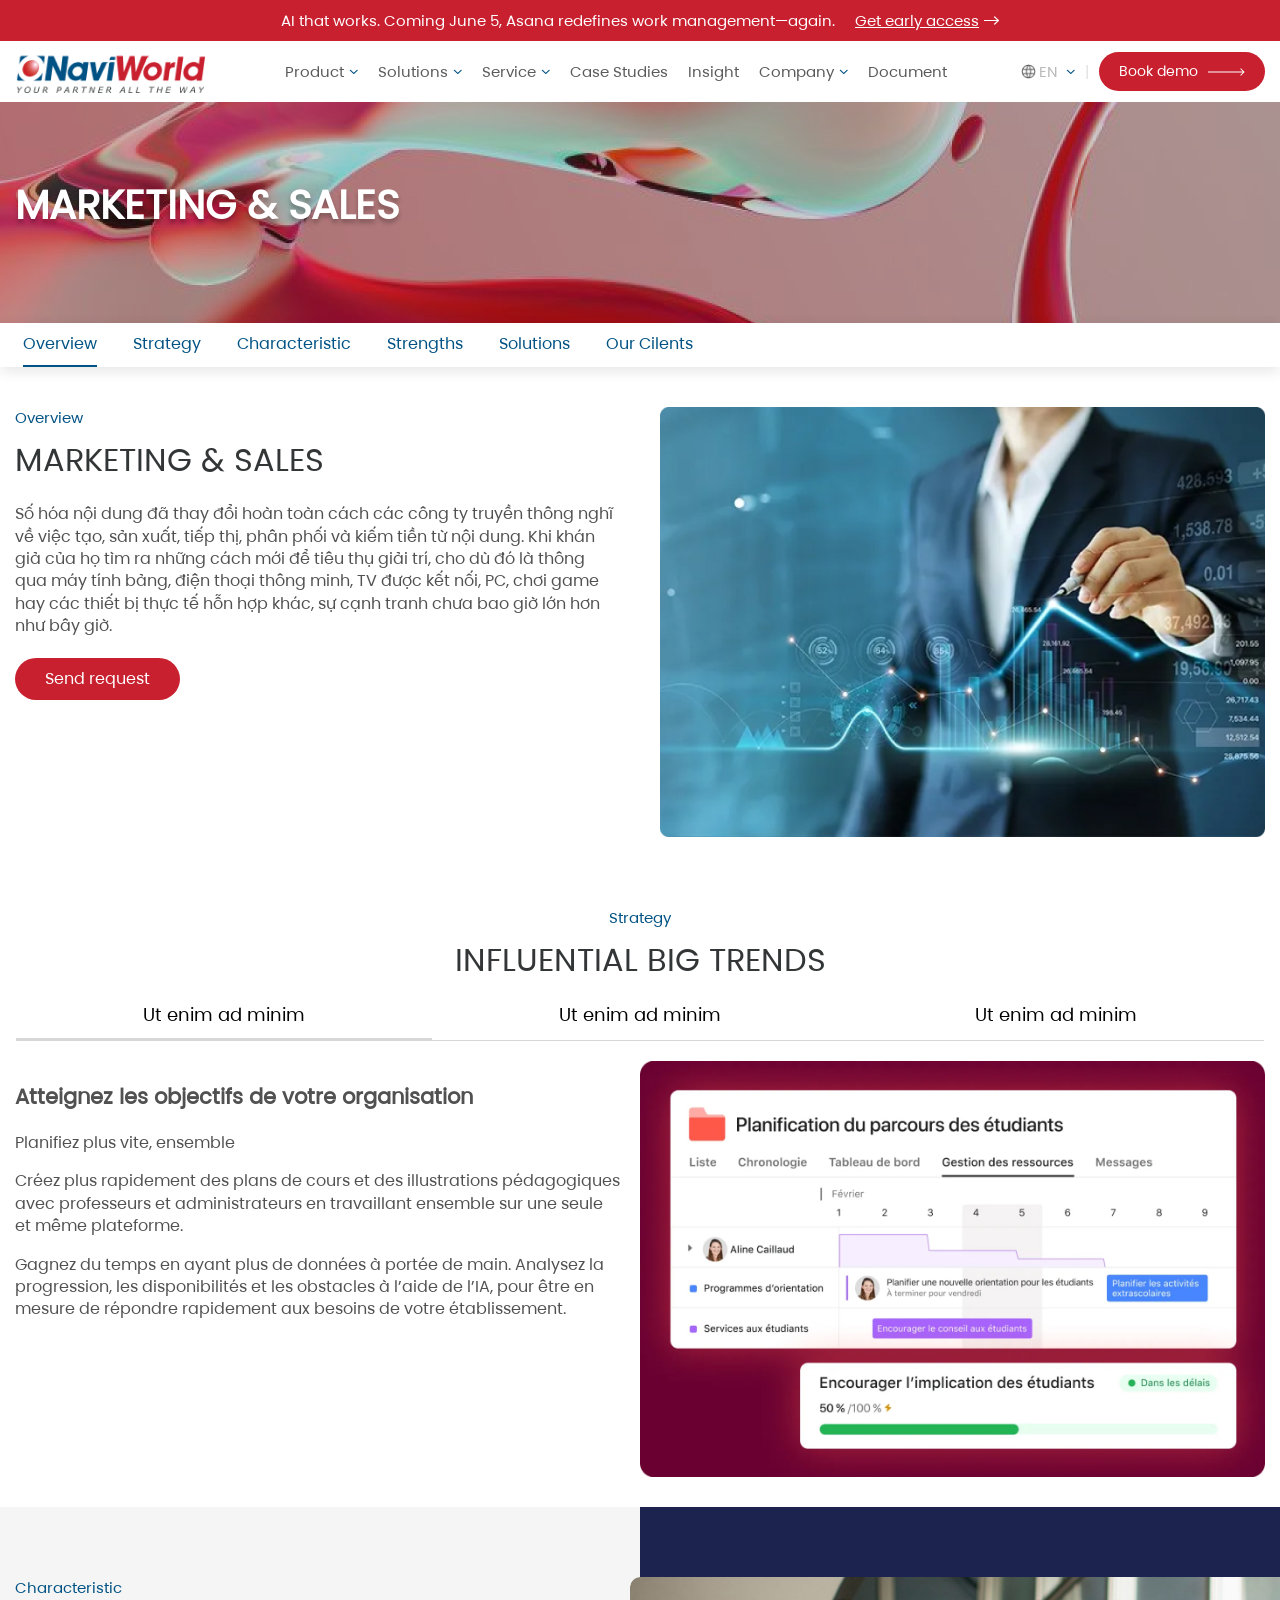
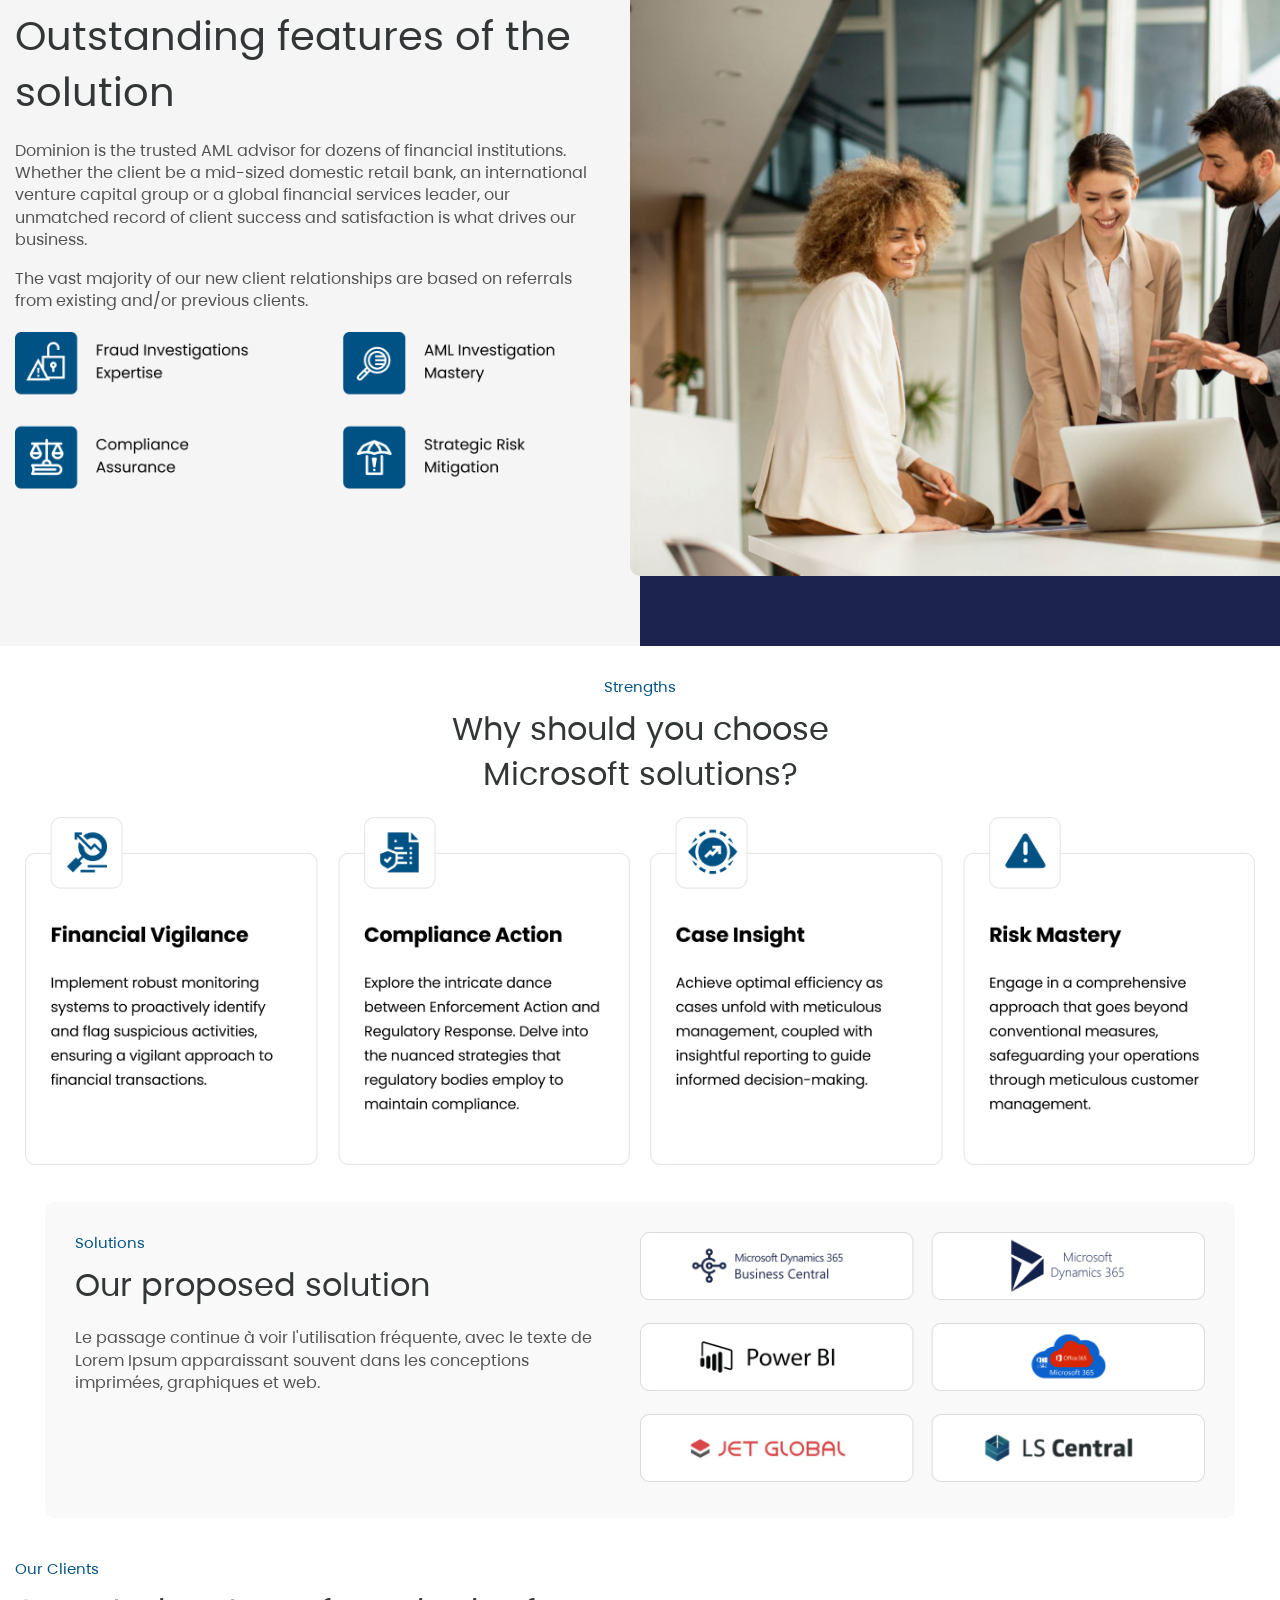
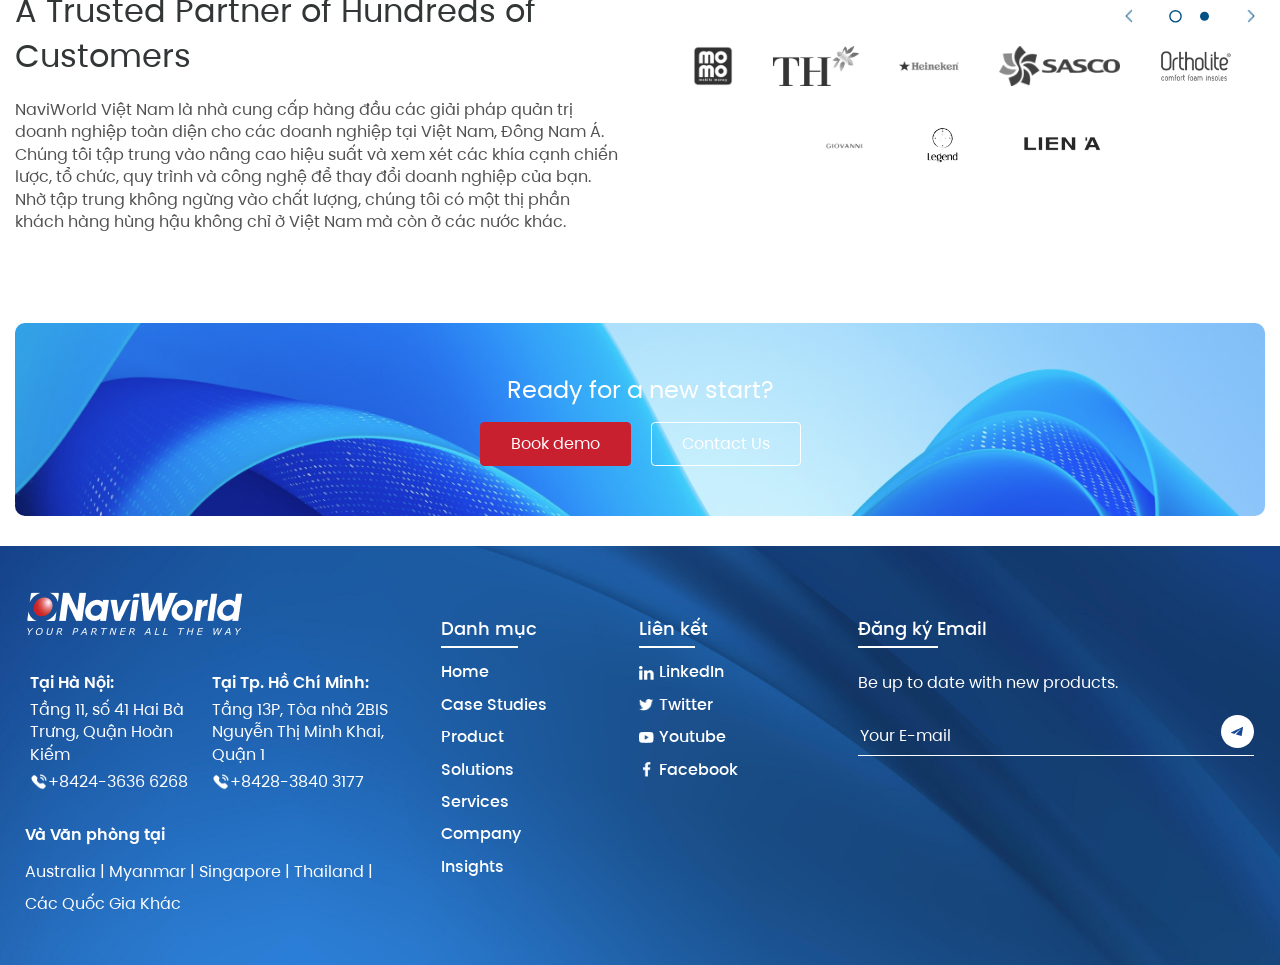
<file: marketing-sale/index.html>
<!DOCTYPE html>
<html lang="en">

<head>
    <meta charset="UTF-8">
    <meta name="viewport" content="width=device-width, initial-scale=1.0">
    <title>MARKETING & SALES</title>
    <link rel="stylesheet" href="../assets/css/swiper-bundle.css">
    <link rel="stylesheet" href="../assets/css/style.css">
    <link rel="stylesheet" href="../header/css/style.css">
    <link rel="stylesheet" href="../footer/css/style.css">
    <link rel="stylesheet" href="./navi_1_2_0_banner/css/navi_1_2_0_banner.css">
    <link rel="stylesheet" href="./navi_1_0_0_nav/css/navi_1_0_0_nav.css">
    <link rel="stylesheet" href="./navi_1_0_0_overView/css/navi_1_0_0_overView.css">
    <link rel="stylesheet" href="../service/navi_1_0_0_workflow/css/navi_1_0_0_workflow.css">
    <link rel="stylesheet" href="../sasco/navi_1_0_0_key/css/navi_1_0_0_key.css">
    <link rel="stylesheet" href="./navi_1_0_0_strength/css/navi_1_0_0_strength.css">
    <link rel="stylesheet" href="./navi_1_2_0_solution/css/navi_1_2_0_solution.css">
    <link rel="stylesheet" href="../sasco/navi_1_0_0_ourClients/css/navi_1_0_0_ourClients.css">
    <link rel="stylesheet" href="../sasco/navi_1_2_0_contact/css/navi_1_2_0_contact.css">
</head>

<body>
    <header class="header_1_0_0">
        <div class="header_1_0_0__top">
            <div class="container">
                <div class="header_1_0_0__note">AI that works. Coming June 5, Asana redefines work management—again.
                </div>
                <a href="#" class="header_1_0_0__early">Get early access <img src="../header/images/icon-arrow.png"
                        alt=""></a>
            </div>
        </div>
        <div class="header_1_0_0__bottom">
            <div class="container">
                <div class="header_1_0_0__bar"><img src="../header/images/hamburger.svg" alt=""></div>
                <a href="/naviworld/home" class="header_1_0_0__logo"><img src="../header/images/logo.png" alt=""></a>
                <div class="header_1_0_0__nav">
                    <div class="header_1_0_0__item">
                        <a href="#">Product <img class="header_1_0_0__icon header_1_0_0__icon--2 "
                                src="../header/images/icon-down.png" alt=""></a>
                        <div class="header_1_0_0__dropdown">
                            <div class="header_1_0_0__subInfo">
                                <div class="header_1_0_0__subTitle">Product</div>
                                <div class="header_1_0_0__subDesc">Lorem Ipsum est un texte d’espace réservé couramment
                                    utilisé dans les industries graphique, imprimée et éditoriale pour prévisualiser les
                                    mises en page et les maquettes visuelles.</div>
                                <a href="#" class="header_1_0_0__subMore">Learn more <img
                                        src="../header/images/icon-arrow2.png" alt=""></a>
                            </div>
                            <div class="header_1_0_0__subMenu">
                                <div class="header_1_0_0__subNav isDropdown">
                                    <div class="header_1_0_0__subItem">
                                        <a href="#">MICROSOFT DYNAMICS <img
                                                class="header_1_0_0__icon header_1_0_0__icon--3"
                                                src="../header/images/icon-down.png" alt=""></a>
                                        <div class="header_1_0_0__subSecond">
                                            <div class="header_1_0_0__subCol">
                                                <a href="/naviworld/360-business">DYNAMICS 365 BUSINESS CENTRAL</a>
                                                <a href="#">DYNAMICS 365 CUSTOMER ENGAGEMENT</a>
                                                <a href="#">DYNAMICS 365 FINANCE & OPERATION</a>
                                                <a href="#">DYNAMICS 365 HUMAN RESOURCES</a>
                                                <a href="#">DYNAMICS 365 COPILOT</a>
                                            </div>
                                        </div>
                                    </div>
                                    <div class="header_1_0_0__subItem">
                                        <a href="#">3RD PARTY ISV SOLUTIONS </a>
                                    </div>
                                    <div class="header_1_0_0__subItem"><a href="#">NAVIWORLD ADD-ONS </a></div>
                                    <div class="header_1_0_0__subItem">
                                        <a href="#">MICROSOFT 365 <img class="header_1_0_0__icon header_1_0_0__icon--3"
                                                src="../header/images/icon-down.png" alt=""></a>
                                        <div class="header_1_0_0__subSecond">
                                            <div class="header_1_0_0__subCol">
                                                <a href="/naviworld/office-365">OFFICE 365</a>
                                                <a href="#">WINDOWS ENTERPRISE</a>
                                                <a href="#">ENTERPRISE MOBILITY & SECURITY</a>
                                                <a href="#">POWER BI</a>
                                                <a href="#">POWER PLATFORM</a>
                                                <a href="#">SHAREPOINT</a>
                                            </div>
                                            <div class="header_1_0_0__subCol">
                                                <a href="#">MICROSOFT TEAMS</a>
                                                <a href="#">MICROSOFT AZURE</a>
                                            </div>
                                        </div>
                                    </div>
                                </div>
                            </div>
                            <div class="header_1_0_0__desc">
                                <div class="header_1_0_0__subDesc header_1_0_0__subDesc--1">Lorem Ipsum est un texte
                                    d’espace réservé</div>
                                <a href="#" class="header_1_0_0__subMore">Learn more <img
                                        src="../header/images/icon-arrow2.png" alt=""></a>
                            </div>
                        </div>
                    </div>
                    <div class="header_1_0_0__item">
                        <a href="#">Solutions <img class="header_1_0_0__icon header_1_0_0__icon--2 "
                                src="../header/images/icon-down.png" alt=""></a>
                        <div class="header_1_0_0__dropdown">
                            <div class="header_1_0_0__subInfo">
                                <div class="header_1_0_0__subTitle">Solutions</div>
                                <div class="header_1_0_0__subDesc">Lorem Ipsum est un texte d’espace réservé couramment
                                    utilisé dans les industries graphique, imprimée et éditoriale pour prévisualiser les
                                    mises en page et les maquettes visuelles.</div>
                                <a href="#" class="header_1_0_0__subMore">Learn more <img
                                        src="../header/images/icon-arrow2.png" alt=""></a>
                            </div>
                            <div class="header_1_0_0__subMenu">
                                <div class="header_1_0_0__subNav isDropdown">
                                    <div class="header_1_0_0__subItem">
                                        <a href="#">BY NEED <img class="header_1_0_0__icon header_1_0_0__icon--3"
                                                src="../header/images/icon-down.png" alt=""></a>
                                        <div class="header_1_0_0__subSecond">
                                            <div class="header_1_0_0__subCol">
                                                <a href="/naviworld/marketing-sale">MARKETING & SALES</a>
                                                <a href="#">SERVICE</a>
                                                <a href="#">SUPPLY CHAIN MANAGEMENT</a>
                                                <a href="#">FINANCE</a>
                                                <a href="#">ENTERPRISE RESOURCE PLANNING (ERP)</a>
                                                <a href="#">SMALL AND MEDIUM BUSINESS</a>
                                            </div>
                                        </div>
                                    </div>
                                    <div class="header_1_0_0__subItem">
                                        <a href="#">BY INDUSTRY </a>
                                    </div>
                                </div>
                            </div>
                            <div class="header_1_0_0__desc header_1_0_0__desc--1">
                                <div class="header_1_0_0__subDesc header_1_0_0__subDesc--1">Lorem Ipsum est un texte
                                    d’espace réservé</div>
                                <a href="#" class="header_1_0_0__subMore">Learn more <img
                                        src="../header/images/icon-arrow2.png" alt=""></a>
                            </div>
                        </div>
                    </div>
                    <div class="header_1_0_0__item">
                        <a href="#">Service <img class="header_1_0_0__icon header_1_0_0__icon--2 "
                                src="../header/images/icon-down.png" alt=""></a>
                        <div class="header_1_0_0__dropdown">
                            <div class="header_1_0_0__subInfo">
                                <div class="header_1_0_0__subTitle">Service</div>
                                <div class="header_1_0_0__subDesc">Lorem Ipsum est un texte d’espace réservé couramment
                                    utilisé dans les industries graphique, imprimée et éditoriale pour prévisualiser les
                                    mises en page et les maquettes visuelles.</div>
                                <a href="#" class="header_1_0_0__subMore">Learn more <img
                                        src="../header/images/icon-arrow2.png" alt=""></a>
                            </div>
                            <div class="header_1_0_0__subMenu">
                                <div class="header_1_0_0__subNav">
                                    <div class="header_1_0_0__subItem">
                                        <a href="/naviworld/service">Information Technology Strategy</a>
                                    </div>
                                    <div class="header_1_0_0__subItem">
                                        <a href="#">Systems Integration and Project Management</a>
                                    </div>
                                    <div class="header_1_0_0__subItem">
                                        <a href="#">Enterprise Resource Planning (ERP) Application Implementation</a>
                                    </div>
                                    <div class="header_1_0_0__subItem">
                                        <a href="#">Custom Systems Delivery</a>
                                    </div>
                                    <div class="header_1_0_0__subItem">
                                        <a href="#">Technology Infrastructure Design and Implementation</a>
                                    </div>
                                    <div class="header_1_0_0__subItem">
                                        <a href="#">Second-Level Support Helpdesk</a>
                                    </div>
                                </div>
                            </div>
                            <div class="header_1_0_0__desc header_1_0_0__desc--1">
                                <div class="header_1_0_0__subDesc">Lorem Ipsum est un texte d’espace réservé</div>
                                <a href="#" class="header_1_0_0__subMore">Learn more <img
                                        src="../header/images/icon-arrow2.png" alt=""></a>
                            </div>
                        </div>
                    </div>
                    <div class="header_1_0_0__item"><a href="/naviworld/case-studies">Case Studies</a></div>
                    <div class="header_1_0_0__item"><a href="/naviworld/post">Insight</a></div>
                    <div class="header_1_0_0__item">
                        <a href="#">Company <img class="header_1_0_0__icon header_1_0_0__icon--2 "
                                src="../header/images/icon-down.png" alt=""></a>
                        <div class="header_1_0_0__dropdown">
                            <div class="header_1_0_0__subInfo">
                                <div class="header_1_0_0__subTitle">Service</div>
                                <div class="header_1_0_0__subDesc">Lorem Ipsum est un texte d’espace réservé couramment
                                    utilisé dans les industries graphique, imprimée et éditoriale pour prévisualiser les
                                    mises en page et les maquettes visuelles.</div>
                                <a href="#" class="header_1_0_0__subMore">Learn more <img
                                        src="../header/images/icon-arrow2.png" alt=""></a>
                            </div>
                            <div class="header_1_0_0__subMenu">
                                <div class="header_1_0_0__subNav">
                                    <div class="header_1_0_0__subItem">
                                        <a href="/naviworld/about-us">Introducing NaviWorld</a>
                                    </div>
                                    <div class="header_1_0_0__subItem">
                                        <a href="/naviworld/post">News & Events</a>
                                    </div>
                                </div>
                            </div>
                            <div class="header_1_0_0__desc header_1_0_0__desc--1">
                                <div class="header_1_0_0__subDesc">Lorem Ipsum est un texte d’espace réservé</div>
                                <a href="#" class="header_1_0_0__subMore">Learn more <img
                                        src="../header/images/icon-arrow2.png" alt=""></a>
                            </div>
                        </div>
                    </div>
                    <div class="header_1_0_0__item"><a href="/naviworld/document">Document</a></div>
                </div>
                <div class="header_1_0_0__action">
                    <div class="header_1_0_0__language">
                        <img class="header_1_0_0__icon header_1_0_0__icon--1" src="../header/images/icon-world.png"
                            alt="">
                        <div class="header_1_0_0__select">
                            <input type="text" value="EN" disabled>
                            <div class="header_1_0_0__option">
                                <a href="#">VI</a>
                                <a href="#">EN</a>
                            </div>
                        </div>
                        <img class="header_1_0_0__icon header_1_0_0__icon--2" src="../header/images/icon-down.png"
                            alt="">
                    </div>
                    <span class="header_1_0_0__line">|</span>
                    <a href="/naviworld/book-demo" class="header_1_0_0__button">Book demo <img
                            src="../header/images/icon-arrow2.png" alt=""></a>
                </div>
            </div>
        </div>
        <div class="header_1_0_0__bg"></div>
    </header>

    <div class="filter_1_0_0">
        <div class="container">
            <div class="filter_1_0_0__head">MARKETING & SALES</div>
        </div>
    </div>

    <section class="navi_1_0_0_nav">
        <div class="container">
            <div class="navi_1_0_0_nav__inner">
                <a href="#page1" class="navi_1_0_0_nav__item active">Overview</a>
                <a href="#page2" class="navi_1_0_0_nav__item">Strategy</a>
                <a href="#page3" class="navi_1_0_0_nav__item">Characteristic</a>
                <a href="#page4" class="navi_1_0_0_nav__item">Strengths</a>
                <a href="#page5" class="navi_1_0_0_nav__item">Solutions</a>
                <a href="#page6" class="navi_1_0_0_nav__item">Our Cilents</a>
            </div>
        </div>
    </section>

    <section id="page1" class="navi_1_0_0_overView">
        <div class="container">
            <div class="navi_1_0_0_overView__inner">
                <div class="navi_1_0_0_overView__content">
                    <div class="navi_1_0_0_overView__sub">Overview</div>
                    <div class="navi_1_0_0_overView__title">MARKETING & SALES</div>
                    <div class="navi_1_0_0_overView__desc">Số hóa nội dung đã thay đổi hoàn toàn cách các công ty truyền
                        thông nghĩ về việc tạo, sản xuất, tiếp thị, phân phối và kiếm tiền từ nội dung. Khi khán giả của
                        họ tìm ra những cách mới để tiêu thụ giải trí, cho dù đó là thông qua máy tính bảng, điện thoại
                        thông minh, TV được kết nối, PC, chơi game hay các thiết bị thực tế hỗn hợp khác, sự cạnh tranh
                        chưa bao giờ lớn hơn như bây giờ.
                    </div>
                    <a href="#" class="navi_1_0_0_overView__btn">Send request</a>
                </div>
                <div class="navi_1_0_0_overView__img"><img src="./navi_1_0_0_overView/images/banner.jpg" alt=""></div>
            </div>
        </div>
    </section>

    <section id="page2" class="navi_1_0_0_workflow">
        <div class="container">
            <div class="navi_1_0_0_workflow__sub">Strategy</div>
            <div class="navi_1_0_0_workflow__title">INFLUENTIAL BIG TRENDS</div>
            <div class="navi_1_0_0_workflow__tabs">
                <div class="navi_1_0_0_workflow__tab active">Ut enim ad minim</div>
                <div class="navi_1_0_0_workflow__tab">Ut enim ad minim</div>
                <div class="navi_1_0_0_workflow__tab">Ut enim ad minim</div>
            </div>
            <div class="navi_1_0_0_workflow__inner">
                <div class="navi_1_0_0_workflow__content">
                    <p style="font-size: 21px;"><strong>Atteignez les objectifs de votre organisation</strong></p>
                    <p>Planifiez plus vite, ensemble</p>
                    <p>Créez plus rapidement des plans de cours et des illustrations pédagogiques avec professeurs et
                        administrateurs en travaillant ensemble sur une seule et même plateforme.</p>
                    <p>Gagnez du temps en ayant plus de données à portée de main. Analysez la progression, les
                        disponibilités et les obstacles à l’aide de l’IA, pour être en mesure de répondre rapidement aux
                        besoins de votre établissement.</p>
                </div>
                <div class="navi_1_0_0_workflow__img"><img src="../service/navi_1_0_0_workflow/images/image.jpg" alt="">
                </div>
            </div>
        </div>
    </section>

    <section id="page3" class="navi_1_0_0_key">
        <div class="container">
            <div class="navi_1_0_0_key__inner">
                <div class="navi_1_0_0_key__content">
                    <div class="navi_1_0_0_key__sub">Characteristic</div>
                    <div class="navi_1_0_0_key__title">Outstanding features of the solution</div>
                    <div class="navi_1_0_0_key__desc">
                        <p>Dominion is the trusted AML advisor for dozens of financial institutions. Whether the client
                            be a mid-sized domestic retail bank, an international venture capital group or a global
                            financial services leader, our unmatched record of client success and satisfaction is what
                            drives our business.</p>
                        <p>The vast majority of our new client relationships are based on referrals from existing and/or
                            previous clients.</p>
                    </div>
                    <div class="navi_1_0_0_key__ups"><img src="../sasco/navi_1_0_0_key/images/image2.jpg" alt=""></div>
                </div>
                <div class="navi_1_0_0_key__img"><img src="../sasco/navi_1_0_0_key/images/banner.jpg" alt=""></div>
            </div>
        </div>
    </section>

    <section id="page4" class="navi_1_0_0_strength">
        <div class="container">
            <div class="navi_1_0_0_strength__sub">Strengths</div>
            <div class="navi_1_0_0_strength__title">Why should you choose <br> Microsoft solutions?</div>
            <div class="navi_1_0_0_strength__list">
                <div class="navi_1_0_0_strength__item"><img src="./navi_1_0_0_strength/images/img1.jpg" alt=""></div>
                <div class="navi_1_0_0_strength__item"><img src="./navi_1_0_0_strength/images/img2.jpg" alt=""></div>
                <div class="navi_1_0_0_strength__item"><img src="./navi_1_0_0_strength/images/img3.jpg" alt=""></div>
                <div class="navi_1_0_0_strength__item"><img src="./navi_1_0_0_strength/images/img4.jpg" alt=""></div>
            </div>
        </div>
    </section>

    <section id="page5" class="navi_1_2_0_solution">
        <div class="container">
            <div class="navi_1_2_0_solution__inner">
                <div class="navi_1_2_0_solution__content">
                    <div class="navi_1_2_0_solution__sub">Solutions</div>
                    <div class="navi_1_2_0_solution__title">Our proposed solution</div>
                    <div class="navi_1_2_0_solution__desc">Le passage continue à voir l'utilisation fréquente, avec le
                        texte de Lorem Ipsum apparaissant souvent dans les conceptions imprimées, graphiques et web.
                    </div>
                </div>
                <div class="navi_1_2_0_solution__img"><img src="./navi_1_2_0_solution/images/img.png" alt=""></div>
            </div>
        </div>
    </section>

    <section id="page6" class="navi_1_2_0_overView">
        <div class="container">
            <div class="navi_1_2_0_overView__inner">
                <div class="navi_1_2_0_overView__content">
                    <div class="navi_1_2_0_overView__sub">Our Clients</div>
                    <div class="navi_1_2_0_overView__title">A Trusted Partner of Hundreds of Customers</div>
                    <div class="navi_1_2_0_overView__desc">
                        NaviWorld Việt Nam là nhà cung cấp hàng đầu các giải pháp quản trị doanh nghiệp toàn diện cho
                        các doanh nghiệp tại Việt Nam, Đông Nam Á. Chúng tôi tập trung vào nâng cao hiệu suất và xem xét
                        các khía cạnh chiến lược, tổ chức, quy trình và công nghệ để thay đổi doanh nghiệp của bạn. Nhờ
                        tập trung không ngừng vào chất lượng, chúng tôi có một thị phần khách hàng hùng hậu không chỉ ở
                        Việt Nam mà còn ở các nước khác.
                    </div>
                </div>
                <div class="navi_1_2_0_overView__img">
                    <div class="swiper navi_1_2_0_overView__mySwiper">
                        <div class="swiper-wrapper">
                            <div class="swiper-slide">
                                <div class="navi_1_2_0_overView__item">
                                    <img src="../sasco/navi_1_0_0_ourClients/images/mm.png" alt="">
                                    <img src="../sasco/navi_1_0_0_ourClients/images/th.png" alt="">
                                    <img class="img2" src="../sasco/navi_1_0_0_ourClients/images/hnk.png" alt="">
                                    <img src="../sasco/navi_1_0_0_ourClients/images/sc.png" alt="">
                                    <img src="../sasco/navi_1_0_0_ourClients/images/or.png" alt="">
                                    <img class="img1" src="../sasco/navi_1_0_0_ourClients/images/gio.png" alt="">
                                    <img class="img1" src="../sasco/navi_1_0_0_ourClients/images/le.png" alt="">
                                    <img src="../sasco/navi_1_0_0_ourClients/images/lien.png" alt="">
                                </div>
                            </div>
                            <div class="swiper-slide">
                                <div class="navi_1_2_0_overView__item">
                                    <img src="../sasco/navi_1_0_0_ourClients/images/mm.png" alt="">
                                    <img src="../sasco/navi_1_0_0_ourClients/images/th.png" alt="">
                                    <img class="img2" src="../sasco/navi_1_0_0_ourClients/images/hnk.png" alt="">
                                    <img src="../sasco/navi_1_0_0_ourClients/images/sc.png" alt="">
                                    <img src="../sasco/navi_1_0_0_ourClients/images/or.png" alt="">
                                    <img class="img1" src="../sasco/navi_1_0_0_ourClients/images/gio.png" alt="">
                                    <img class="img1" src="../sasco/navi_1_0_0_ourClients/images/le.png" alt="">
                                    <img src="../sasco/navi_1_0_0_ourClients/images/lien.png" alt="">
                                </div>
                            </div>
                        </div>
                        <div class="navi_1_2_0_overView__control">
                            <div class="swiper-button-next navi_1_2_0_overView__next"><img
                                    src="../home/navi_1_0_0_service/images/icon-next.png" alt=""></div>
                            <div class="swiper-button-prev navi_1_2_0_overView__prev"><img
                                    src="../home/navi_1_0_0_service/images/icon-prev.png" alt=""></div>
                            <div class="swiper-pagination"></div>
                        </div>
                    </div>
                </div>
            </div>
        </div>
    </section>

    <div class="container">
        <div class="contact_2_0_0">
            <div>
                <div class="contact_2_0_0__title">Ready for a new start?</div>
                <div class="contact_2_0_0__action">
                    <a href="/naviworld/book-demo" class="contact_2_0_0__btn contact_2_0_0__btn--1">Book demo</a>
                    <a href="/naviworld/contact" class="contact_2_0_0__btn contact_2_0_0__btn--2">Contact Us</a>
                </div>
            </div>
        </div>
    </div>

    <footer class="footer_1_0_0">
        <div class="container">
            <div class="footer_1_0_0__inner">
                <div class="footer_1_0_0__col">
                    <div class="footer_1_0_0__logo"><img src="../footer/images/logo.png" alt=""></div>
                    <div class="footer_1_0_0__inner">
                        <div class="footer_1_0_0__pin">
                            <p class="footer_1_0_0__600">Tại Hà Nội:</p>
                            <p>Tầng 11, số 41 Hai Bà Trưng, Quận Hoàn Kiếm</p>
                            <p class="footer_1_0_0__phone"><img src="../footer/images/calling.png" alt=""> +8424-3636
                                6268</p>
                        </div>
                        <div class="footer_1_0_0__pin">
                            <p class="footer_1_0_0__600">Tại Tp. Hồ Chí Minh:</p>
                            <p>Tầng 13P, Tòa nhà 2BIS Nguyễn Thị Minh Khai, Quận 1</p>
                            <p class="footer_1_0_0__phone"><img src="../footer/images/calling.png" alt=""> +8428-3840
                                3177</p>
                        </div>
                    </div>
                    <div class="footer_1_0_0__global">
                        <p class="footer_1_0_0__600">Và Văn phòng tại</p>
                        <p>Australia |
                            Myanmar |
                            Singapore |
                            Thailand | <br>
                            Các Quốc Gia Khác</p>
                    </div>
                </div>
                <div class="footer_1_0_0__col">
                    <div class="footer_1_0_0__inner">
                        <div class="footer_1_0_0__cate">
                            <div class="footer_1_0_0__cateHead">Danh mục</div>
                            <a href="/naviworld/home" class="footer_1_0_0__link">Home</a>
                            <a href="/naviworld/case-studies" class="footer_1_0_0__link">Case Studies</a>
                            <a href="/naviworld/360-business" class="footer_1_0_0__link">Product</a>
                            <a href="/naviworld/home" class="footer_1_0_0__link">Solutions</a>
                            <a href="/naviworld/service" class="footer_1_0_0__link">Services</a>
                            <a href="/naviworld/about-us" class="footer_1_0_0__link">Company</a>
                            <a href="/naviworld/post" class="footer_1_0_0__link">Insights</a>
                        </div>
                        <div class="footer_1_0_0__cate">
                            <div class="footer_1_0_0__cateHead">Liên kết</div>
                            <a href="#" class="footer_1_0_0__link footer_1_0_0__link--1"><img
                                    src="../footer/images/lk.png" alt="">LinkedIn</a>
                            <a href="#" class="footer_1_0_0__link footer_1_0_0__link--1"><img
                                    src="../footer/images/tk.png" alt="">Twitter</a>
                            <a href="#" class="footer_1_0_0__link footer_1_0_0__link--1"><img
                                    src="../footer/images/ytb.png" alt="">Youtube</a>
                            <a href="#" class="footer_1_0_0__link footer_1_0_0__link--1"><img
                                    src="../footer/images/fb.png" alt="">Facebook</a>
                        </div>
                    </div>
                </div>
                <div class="footer_1_0_0__col">
                    <div class="footer_1_0_0__email">
                        <div class="footer_1_0_0__cateHead">Đăng ký Email</div>
                        <p class="footer_1_0_0__up">Be up to date with new products.</p>
                        <div class="footer_1_0_0__input">
                            <input type="text" placeholder="Your E-mail">
                            <div class="footer_1_0_0__submit"><img src="../footer/images/submit.jpg" alt=""></div>
                        </div>
                    </div>
                </div>
            </div>
        </div>
    </footer>

    <!--  -->
    <script src="../assets/js/swiper-bundle.min.js"></script>
    <script src="../header/js/script.js"></script>
    <script src="../sasco/navi_1_0_0_ourClients/js/navi_1_0_0_ourClients.js"></script>
</body>

</html>
</file>
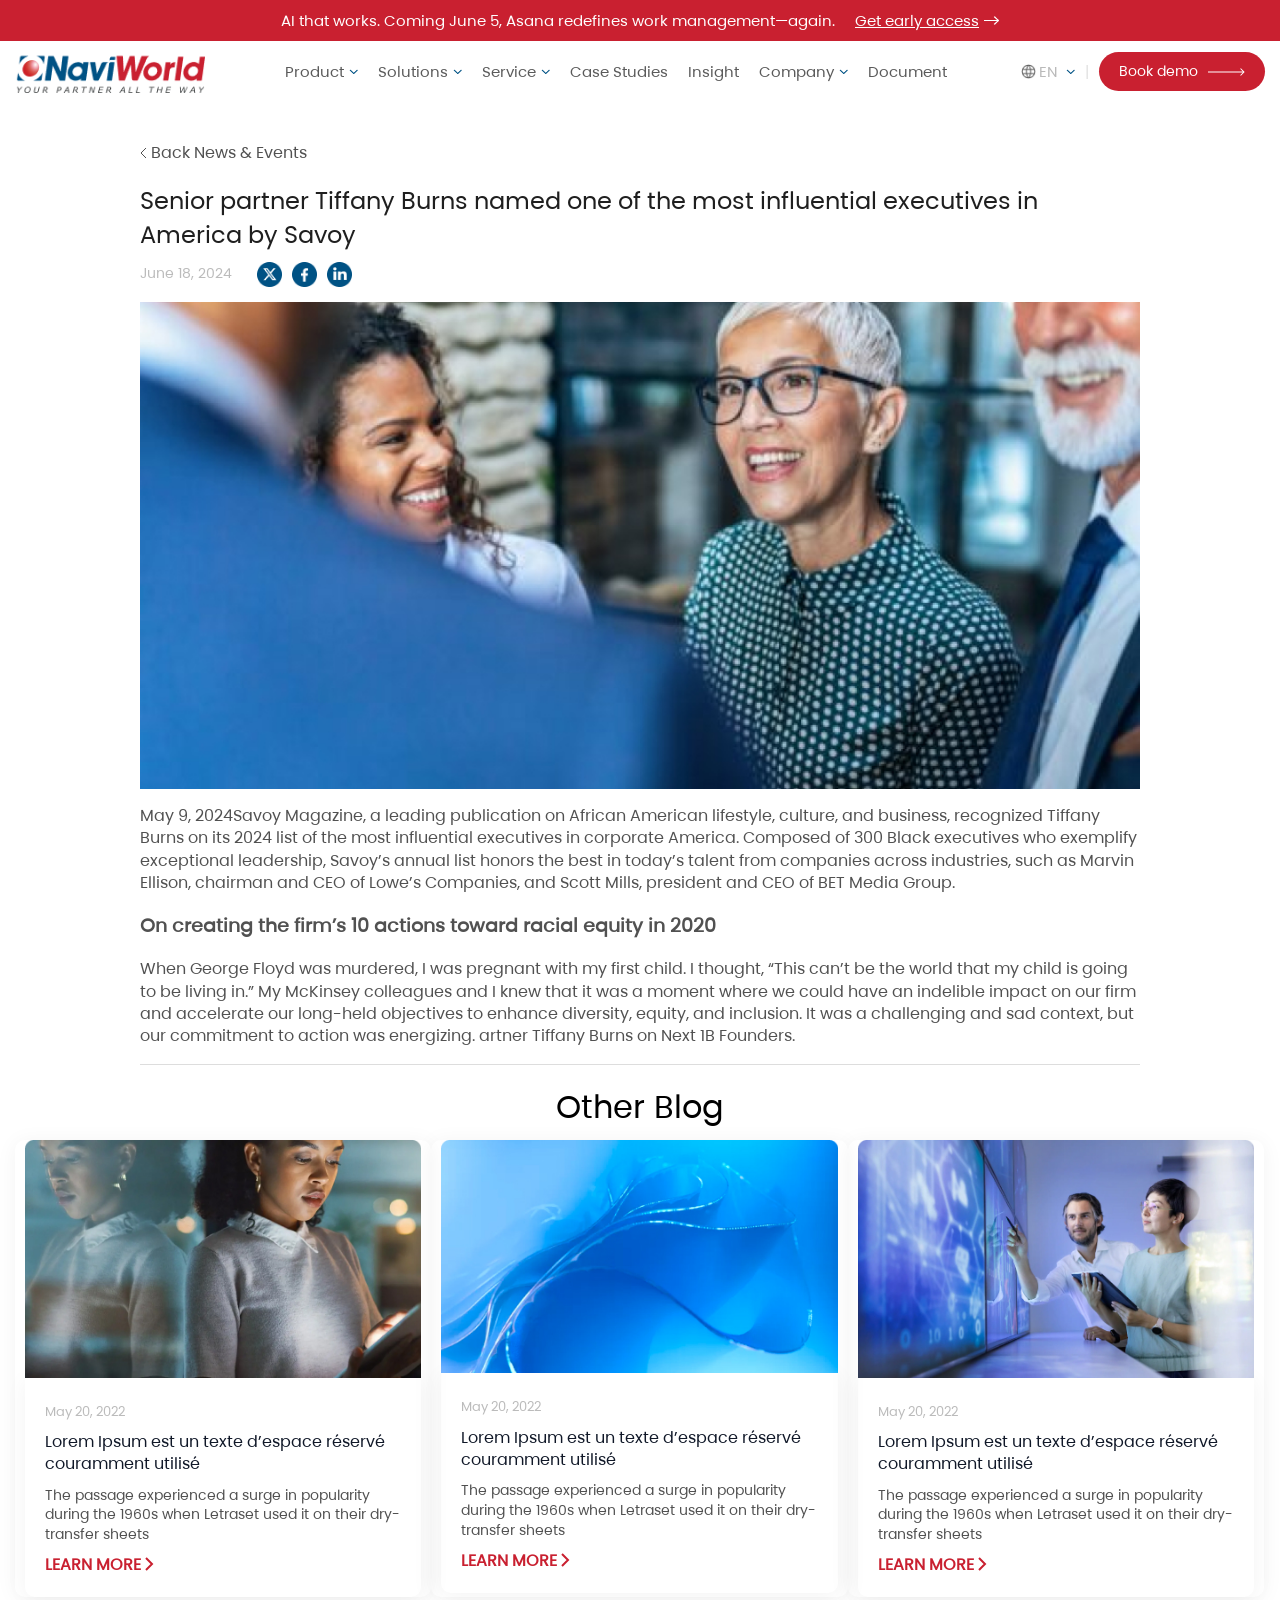
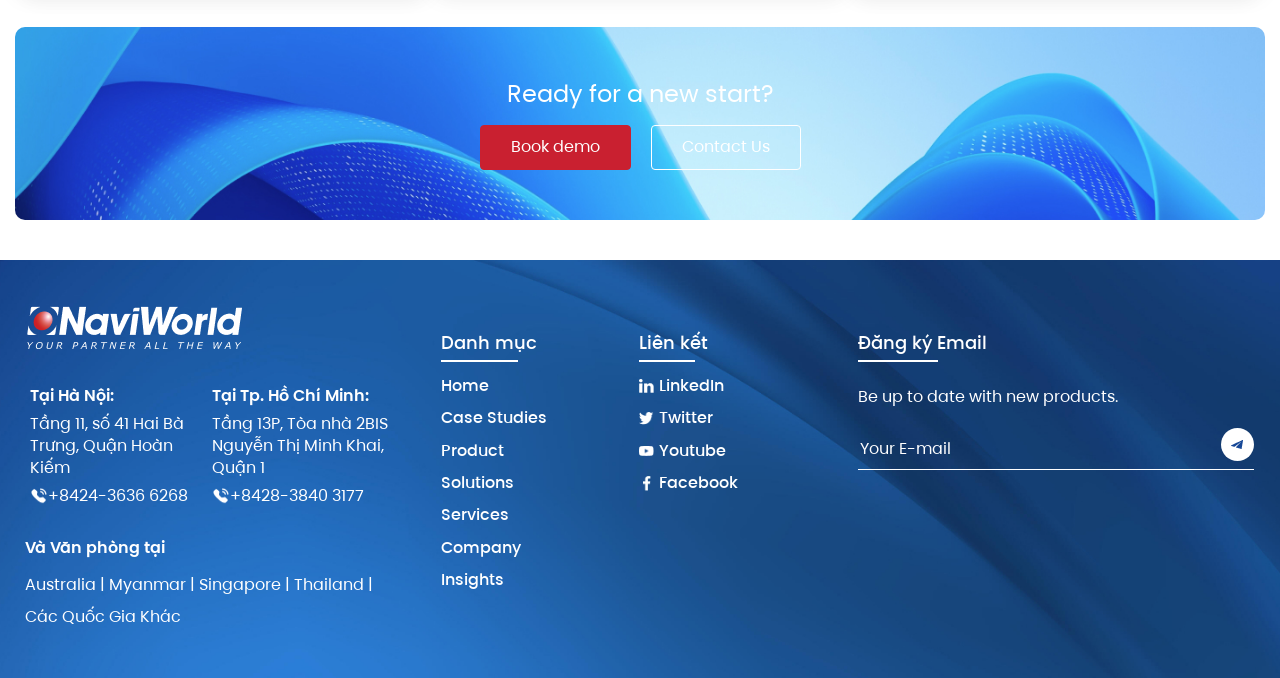
<file: new-event/index.html>
<!DOCTYPE html>
<html lang="en">

<head>
    <meta charset="UTF-8">
    <meta name="viewport" content="width=device-width, initial-scale=1.0">
    <title>News & Event</title>
    <link rel="stylesheet" href="../assets/css/style.css">
    <link rel="stylesheet" href="../header/css/style.css">
    <link rel="stylesheet" href="../footer/css/style.css">
    <link rel="stylesheet" href="css/style.css">
</head>

<body>
    <header class="header_1_0_0">
        <div class="header_1_0_0__top">
            <div class="container">
                <div class="header_1_0_0__note">AI that works. Coming June 5, Asana redefines work management—again.
                </div>
                <a href="#" class="header_1_0_0__early">Get early access <img src="../header/images/icon-arrow.png"
                        alt=""></a>
            </div>
        </div>
        <div class="header_1_0_0__bottom">
            <div class="container">
                <div class="header_1_0_0__bar"><img src="../header/images/hamburger.svg" alt=""></div>
                <a href="/naviworld/home" class="header_1_0_0__logo"><img src="../header/images/logo.png" alt=""></a>
                <div class="header_1_0_0__nav">
                    <div class="header_1_0_0__item">
                        <a href="#">Product <img class="header_1_0_0__icon header_1_0_0__icon--2 "
                                src="../header/images/icon-down.png" alt=""></a>
                        <div class="header_1_0_0__dropdown">
                            <div class="header_1_0_0__subInfo">
                                <div class="header_1_0_0__subTitle">Product</div>
                                <div class="header_1_0_0__subDesc">Lorem Ipsum est un texte d’espace réservé couramment
                                    utilisé dans les industries graphique, imprimée et éditoriale pour prévisualiser les
                                    mises en page et les maquettes visuelles.</div>
                                <a href="#" class="header_1_0_0__subMore">Learn more <img
                                        src="../header/images/icon-arrow2.png" alt=""></a>
                            </div>
                            <div class="header_1_0_0__subMenu">
                                <div class="header_1_0_0__subNav isDropdown">
                                    <div class="header_1_0_0__subItem">
                                        <a href="#">MICROSOFT DYNAMICS <img
                                                class="header_1_0_0__icon header_1_0_0__icon--3"
                                                src="../header/images/icon-down.png" alt=""></a>
                                        <div class="header_1_0_0__subSecond">
                                            <div class="header_1_0_0__subCol">
                                                <a href="/naviworld/360-business">DYNAMICS 365 BUSINESS CENTRAL</a>
                                                <a href="#">DYNAMICS 365 CUSTOMER ENGAGEMENT</a>
                                                <a href="#">DYNAMICS 365 FINANCE & OPERATION</a>
                                                <a href="#">DYNAMICS 365 HUMAN RESOURCES</a>
                                                <a href="#">DYNAMICS 365 COPILOT</a>
                                            </div>
                                        </div>
                                    </div>
                                    <div class="header_1_0_0__subItem">
                                        <a href="#">3RD PARTY ISV SOLUTIONS </a>
                                    </div>
                                    <div class="header_1_0_0__subItem"><a href="#">NAVIWORLD ADD-ONS </a></div>
                                    <div class="header_1_0_0__subItem">
                                        <a href="#">MICROSOFT 365 <img class="header_1_0_0__icon header_1_0_0__icon--3"
                                                src="../header/images/icon-down.png" alt=""></a>
                                        <div class="header_1_0_0__subSecond">
                                            <div class="header_1_0_0__subCol">
                                                <a href="/naviworld/office-365">OFFICE 365</a>
                                                <a href="#">WINDOWS ENTERPRISE</a>
                                                <a href="#">ENTERPRISE MOBILITY & SECURITY</a>
                                                <a href="#">POWER BI</a>
                                                <a href="#">POWER PLATFORM</a>
                                                <a href="#">SHAREPOINT</a>
                                            </div>
                                            <div class="header_1_0_0__subCol">
                                                <a href="#">MICROSOFT TEAMS</a>
                                                <a href="#">MICROSOFT AZURE</a>
                                            </div>
                                        </div>
                                    </div>
                                </div>
                            </div>
                            <div class="header_1_0_0__desc">
                                <div class="header_1_0_0__subDesc header_1_0_0__subDesc--1">Lorem Ipsum est un texte
                                    d’espace réservé</div>
                                <a href="#" class="header_1_0_0__subMore">Learn more <img
                                        src="../header/images/icon-arrow2.png" alt=""></a>
                            </div>
                        </div>
                    </div>
                    <div class="header_1_0_0__item">
                        <a href="#">Solutions <img class="header_1_0_0__icon header_1_0_0__icon--2 "
                                src="../header/images/icon-down.png" alt=""></a>
                        <div class="header_1_0_0__dropdown">
                            <div class="header_1_0_0__subInfo">
                                <div class="header_1_0_0__subTitle">Solutions</div>
                                <div class="header_1_0_0__subDesc">Lorem Ipsum est un texte d’espace réservé couramment
                                    utilisé dans les industries graphique, imprimée et éditoriale pour prévisualiser les
                                    mises en page et les maquettes visuelles.</div>
                                <a href="#" class="header_1_0_0__subMore">Learn more <img
                                        src="../header/images/icon-arrow2.png" alt=""></a>
                            </div>
                            <div class="header_1_0_0__subMenu">
                                <div class="header_1_0_0__subNav isDropdown">
                                    <div class="header_1_0_0__subItem">
                                        <a href="#">BY NEED <img class="header_1_0_0__icon header_1_0_0__icon--3"
                                                src="../header/images/icon-down.png" alt=""></a>
                                        <div class="header_1_0_0__subSecond">
                                            <div class="header_1_0_0__subCol">
                                                <a href="/naviworld/marketing-sale">MARKETING & SALES</a>
                                                <a href="#">SERVICE</a>
                                                <a href="#">SUPPLY CHAIN MANAGEMENT</a>
                                                <a href="#">FINANCE</a>
                                                <a href="#">ENTERPRISE RESOURCE PLANNING (ERP)</a>
                                                <a href="#">SMALL AND MEDIUM BUSINESS</a>
                                            </div>
                                        </div>
                                    </div>
                                    <div class="header_1_0_0__subItem">
                                        <a href="#">BY INDUSTRY </a>
                                    </div>
                                </div>
                            </div>
                            <div class="header_1_0_0__desc header_1_0_0__desc--1">
                                <div class="header_1_0_0__subDesc header_1_0_0__subDesc--1">Lorem Ipsum est un texte
                                    d’espace réservé</div>
                                <a href="#" class="header_1_0_0__subMore">Learn more <img
                                        src="../header/images/icon-arrow2.png" alt=""></a>
                            </div>
                        </div>
                    </div>
                    <div class="header_1_0_0__item">
                        <a href="#">Service <img class="header_1_0_0__icon header_1_0_0__icon--2 "
                                src="../header/images/icon-down.png" alt=""></a>
                        <div class="header_1_0_0__dropdown">
                            <div class="header_1_0_0__subInfo">
                                <div class="header_1_0_0__subTitle">Service</div>
                                <div class="header_1_0_0__subDesc">Lorem Ipsum est un texte d’espace réservé couramment
                                    utilisé dans les industries graphique, imprimée et éditoriale pour prévisualiser les
                                    mises en page et les maquettes visuelles.</div>
                                <a href="#" class="header_1_0_0__subMore">Learn more <img
                                        src="../header/images/icon-arrow2.png" alt=""></a>
                            </div>
                            <div class="header_1_0_0__subMenu">
                                <div class="header_1_0_0__subNav">
                                    <div class="header_1_0_0__subItem">
                                        <a href="/naviworld/service">Information Technology Strategy</a>
                                    </div>
                                    <div class="header_1_0_0__subItem">
                                        <a href="#">Systems Integration and Project Management</a>
                                    </div>
                                    <div class="header_1_0_0__subItem">
                                        <a href="#">Enterprise Resource Planning (ERP) Application Implementation</a>
                                    </div>
                                    <div class="header_1_0_0__subItem">
                                        <a href="#">Custom Systems Delivery</a>
                                    </div>
                                    <div class="header_1_0_0__subItem">
                                        <a href="#">Technology Infrastructure Design and Implementation</a>
                                    </div>
                                    <div class="header_1_0_0__subItem">
                                        <a href="#">Second-Level Support Helpdesk</a>
                                    </div>
                                </div>
                            </div>
                            <div class="header_1_0_0__desc header_1_0_0__desc--1">
                                <div class="header_1_0_0__subDesc">Lorem Ipsum est un texte d’espace réservé</div>
                                <a href="#" class="header_1_0_0__subMore">Learn more <img
                                        src="../header/images/icon-arrow2.png" alt=""></a>
                            </div>
                        </div>
                    </div>
                    <div class="header_1_0_0__item"><a href="/naviworld/case-studies">Case Studies</a></div>
                    <div class="header_1_0_0__item"><a href="/naviworld/post">Insight</a></div>
                    <div class="header_1_0_0__item">
                        <a href="#">Company <img class="header_1_0_0__icon header_1_0_0__icon--2 "
                                src="../header/images/icon-down.png" alt=""></a>
                        <div class="header_1_0_0__dropdown">
                            <div class="header_1_0_0__subInfo">
                                <div class="header_1_0_0__subTitle">Service</div>
                                <div class="header_1_0_0__subDesc">Lorem Ipsum est un texte d’espace réservé couramment
                                    utilisé dans les industries graphique, imprimée et éditoriale pour prévisualiser les
                                    mises en page et les maquettes visuelles.</div>
                                <a href="#" class="header_1_0_0__subMore">Learn more <img
                                        src="../header/images/icon-arrow2.png" alt=""></a>
                            </div>
                            <div class="header_1_0_0__subMenu">
                                <div class="header_1_0_0__subNav">
                                    <div class="header_1_0_0__subItem">
                                        <a href="/naviworld/about-us">Introducing NaviWorld</a>
                                    </div>
                                    <div class="header_1_0_0__subItem">
                                        <a href="/naviworld/post">News & Events</a>
                                    </div>
                                </div>
                            </div>
                            <div class="header_1_0_0__desc header_1_0_0__desc--1">
                                <div class="header_1_0_0__subDesc">Lorem Ipsum est un texte d’espace réservé</div>
                                <a href="#" class="header_1_0_0__subMore">Learn more <img
                                        src="../header/images/icon-arrow2.png" alt=""></a>
                            </div>
                        </div>
                    </div>
                    <div class="header_1_0_0__item"><a href="/naviworld/document">Document</a></div>
                </div>
                <div class="header_1_0_0__action">
                    <div class="header_1_0_0__language">
                        <img class="header_1_0_0__icon header_1_0_0__icon--1" src="../header/images/icon-world.png"
                            alt="">
                        <div class="header_1_0_0__select">
                            <input type="text" value="EN" disabled>
                            <div class="header_1_0_0__option">
                                <a href="#">VI</a>
                                <a href="#">EN</a>
                            </div>
                        </div>
                        <img class="header_1_0_0__icon header_1_0_0__icon--2" src="../header/images/icon-down.png"
                            alt="">
                    </div>
                    <span class="header_1_0_0__line">|</span>
                    <a href="/naviworld/book-demo" class="header_1_0_0__button">Book demo <img
                            src="../header/images/icon-arrow2.png" alt=""></a>
                </div>
            </div>
        </div>
        <div class="header_1_0_0__bg"></div>
    </header>

    <div class="new_1_0_0">
        <div class="container">
            <div class="new_1_0_0__box">
                <div class="new_1_0_0__breadcrumb">
                    <a href="/"><img class="new_1_0_0__icon" src="images/icon-left.svg" alt=""> Back News & Events</a>
                </div>
                <div class="new_1_0_0__title">Senior partner Tiffany Burns named one of the most influential executives
                    in America by Savoy</div>
                <div class="new_1_0_0__meta">
                    <div class="new_1_0_0__date">June 18, 2024</div>
                    <div class="new_1_0_0__social">
                        <a href="#"><img src="images/icon-x.png" alt=""></a>
                        <a href="#"><img src="images/icon-fb.png" alt=""></a>
                        <a href="#"><img src="images/icon-lk.png" alt=""></a>
                    </div>
                </div>
                <div class="new_1_0_0__content">
                    <img src="images/banner.jpg" alt="">
                    <p>May 9, 2024Savoy Magazine, a leading publication on African American lifestyle, culture, and
                        business, recognized Tiffany Burns on its 2024 list of the most influential executives in
                        corporate America. Composed of 300 Black executives who exemplify exceptional leadership,
                        Savoy’s annual list honors the best in today’s talent from companies across industries, such as
                        Marvin Ellison, chairman and CEO of Lowe’s Companies, and Scott Mills, president and CEO of BET
                        Media Group.</p>
                    <h3>On creating the firm’s 10 actions toward racial equity in 2020</h3>
                    <p>When George Floyd was murdered, I was pregnant with my first child. I thought, “This can’t be the
                        world that my child is going to be living in.” My McKinsey colleagues and I knew that it was a
                        moment where we could have an indelible impact on our firm and accelerate our long-held
                        objectives to enhance diversity, equity, and inclusion. It was a challenging and sad context,
                        but our commitment to action was energizing. artner Tiffany Burns on Next 1B Founders.</p>
                </div>
            </div>
            <div class="new_1_0_0__relate">
                <div class="new_1_0_0__relateHead">Other Blog</div>
                <div class="new_1_0_0__inner">
                    <div class="new_1_0_0__item">
                        <a href="#" class="new_1_0_0__thumb"><img src="images/new1.jpg" alt=""></a>
                        <div class="new_1_0_0__info">
                            <div class="new_1_0_0__date--1">May 20, 2022</div>
                            <a href="#" class="new_1_0_0__relateTitle">Lorem Ipsum est un texte d’espace réservé
                                couramment utilisé</a>
                            <div class="new_1_0_0__desc">The passage experienced a surge in popularity during the 1960s
                                when Letraset used it on their dry-transfer sheets</div>
                            <a href="#" class="new_1_0_0__more">LEARN MORE <img class="new_1_0_0__icon"
                                    src="images/icon-right.svg" alt=""></a>
                        </div>
                    </div>
                    <div class="new_1_0_0__item">
                        <a href="#" class="new_1_0_0__thumb"><img src="images/new2.jpg" alt=""></a>
                        <div class="new_1_0_0__info">
                            <div class="new_1_0_0__date--1">May 20, 2022</div>
                            <a href="#" class="new_1_0_0__relateTitle">Lorem Ipsum est un texte d’espace réservé
                                couramment utilisé</a>
                            <div class="new_1_0_0__desc">The passage experienced a surge in popularity during the 1960s
                                when Letraset used it on their dry-transfer sheets</div>
                            <a href="#" class="new_1_0_0__more">LEARN MORE <img class="new_1_0_0__icon"
                                    src="images/icon-right.svg" alt=""></a>
                        </div>
                    </div>
                    <div class="new_1_0_0__item">
                        <a href="#" class="new_1_0_0__thumb"><img src="images/new3.jpg" alt=""></a>
                        <div class="new_1_0_0__info">
                            <div class="new_1_0_0__date--1">May 20, 2022</div>
                            <a href="#" class="new_1_0_0__relateTitle">Lorem Ipsum est un texte d’espace réservé
                                couramment utilisé</a>
                            <div class="new_1_0_0__desc">The passage experienced a surge in popularity during the 1960s
                                when Letraset used it on their dry-transfer sheets</div>
                            <a href="#" class="new_1_0_0__more">LEARN MORE <img class="new_1_0_0__icon"
                                    src="images/icon-right.svg" alt=""></a>
                        </div>
                    </div>
                </div>
            </div>
            <div class="contact_2_0_0">
                <div>
                    <div class="contact_2_0_0__title">Ready for a new start?</div>
                    <div class="contact_2_0_0__action">
                        <a href="/naviworld/book-demo" class="contact_2_0_0__btn contact_2_0_0__btn--1">Book demo</a>
                        <a href="/naviworld/contact" class="contact_2_0_0__btn contact_2_0_0__btn--2">Contact Us</a>
                    </div>
                </div>
            </div>
        </div>
    </div>

    <footer class="footer_1_0_0">
        <div class="container">
            <div class="footer_1_0_0__inner">
                <div class="footer_1_0_0__col">
                    <div class="footer_1_0_0__logo"><img src="../footer/images/logo.png" alt=""></div>
                    <div class="footer_1_0_0__inner">
                        <div class="footer_1_0_0__pin">
                            <p class="footer_1_0_0__600">Tại Hà Nội:</p>
                            <p>Tầng 11, số 41 Hai Bà Trưng, Quận Hoàn Kiếm</p>
                            <p class="footer_1_0_0__phone"><img src="../footer/images/calling.png" alt=""> +8424-3636
                                6268</p>
                        </div>
                        <div class="footer_1_0_0__pin">
                            <p class="footer_1_0_0__600">Tại Tp. Hồ Chí Minh:</p>
                            <p>Tầng 13P, Tòa nhà 2BIS Nguyễn Thị Minh Khai, Quận 1</p>
                            <p class="footer_1_0_0__phone"><img src="../footer/images/calling.png" alt=""> +8428-3840
                                3177</p>
                        </div>
                    </div>
                    <div class="footer_1_0_0__global">
                        <p class="footer_1_0_0__600">Và Văn phòng tại</p>
                        <p>Australia |
                            Myanmar |
                            Singapore |
                            Thailand | <br>
                            Các Quốc Gia Khác</p>
                    </div>
                </div>
                <div class="footer_1_0_0__col">
                    <div class="footer_1_0_0__inner">
                        <div class="footer_1_0_0__cate">
                            <div class="footer_1_0_0__cateHead">Danh mục</div>
                            <a href="/naviworld/home" class="footer_1_0_0__link">Home</a>
                            <a href="/naviworld/case-studies" class="footer_1_0_0__link">Case Studies</a>
                            <a href="/naviworld/360-business" class="footer_1_0_0__link">Product</a>
                            <a href="/naviworld/home" class="footer_1_0_0__link">Solutions</a>
                            <a href="/naviworld/service" class="footer_1_0_0__link">Services</a>
                            <a href="/naviworld/about-us" class="footer_1_0_0__link">Company</a>
                            <a href="/naviworld/post" class="footer_1_0_0__link">Insights</a>
                        </div>
                        <div class="footer_1_0_0__cate">
                            <div class="footer_1_0_0__cateHead">Liên kết</div>
                            <a href="#" class="footer_1_0_0__link footer_1_0_0__link--1"><img
                                    src="../footer/images/lk.png" alt="">LinkedIn</a>
                            <a href="#" class="footer_1_0_0__link footer_1_0_0__link--1"><img
                                    src="../footer/images/tk.png" alt="">Twitter</a>
                            <a href="#" class="footer_1_0_0__link footer_1_0_0__link--1"><img
                                    src="../footer/images/ytb.png" alt="">Youtube</a>
                            <a href="#" class="footer_1_0_0__link footer_1_0_0__link--1"><img
                                    src="../footer/images/fb.png" alt="">Facebook</a>
                        </div>
                    </div>
                </div>
                <div class="footer_1_0_0__col">
                    <div class="footer_1_0_0__email">
                        <div class="footer_1_0_0__cateHead">Đăng ký Email</div>
                        <p class="footer_1_0_0__up">Be up to date with new products.</p>
                        <div class="footer_1_0_0__input">
                            <input type="text" placeholder="Your E-mail">
                            <div class="footer_1_0_0__submit"><img src="../footer/images/submit.jpg" alt=""></div>
                        </div>
                    </div>
                </div>
            </div>
        </div>
    </footer>

    <script src="../header/js/script.js"></script>
</body>

</html>
</file>
<file: intro/css/style.css>
body {
  background-color: #F7F7F7;
}

.navi_1_0_0_intro {
  background-color: #F7F7F7;
  display: flex;
  align-items: center;
  min-height: 100vh;
  height: 100%;
}
.navi_1_0_0_intro__container {
  max-width: 1024px;
  width: 100%;
  margin: 0 auto;
  padding-left: 15px;
  padding-right: 15px;
}
.navi_1_0_0_intro__head {
  font-size: 48px;
  width: 60%;
  color: #000000;
  margin-top: 40px;
  margin-bottom: 30px;
}
.navi_1_0_0_intro__choice {
  position: relative;
  display: block;
  color: #333637;
  border-bottom: 1px solid #E2E5E7;
  border-left: 3px solid transparent;
  padding: 10px 20px;
  text-transform: capitalize;
  font-size: 18px;
  transition: all 0.2s linear;
}
.navi_1_0_0_intro__choice:first-child {
  border-top: 1px solid #E2E5E7;
}
.navi_1_0_0_intro__choice:hover {
  border-left-color: var(--primary-button);
}
.navi_1_0_0_intro__choice:hover .navi_1_0_0_intro__icon {
  opacity: 1;
}
.navi_1_0_0_intro__icon {
  background: url("../images/icon-right.png") no-repeat center;
  background-size: contain;
  width: 24px;
  height: 10px;
  position: absolute;
  right: 15px;
  top: 50%;
  transform: translateY(-50%);
  opacity: 0;
  transition: all 0.2s linear;
}
@media (max-width: 768px) {
  .navi_1_0_0_intro__head {
    width: 100%;
    font-size: 32px;
  }
}
</file>
<file: header/css/style.css>
.header_1_0_0 {
  position: relative;
  font-size: 15px;
  z-index: 12;
}
.header_1_0_0__top {
  background-color: var(--primary-button);
  color: #fff;
  padding: 10px 0;
}
.header_1_0_0__top .container {
  display: flex;
  align-items: center;
  justify-content: center;
  flex-wrap: wrap;
}
.header_1_0_0__note {
  text-align: center;
}
.header_1_0_0__early {
  margin-left: 20px;
  color: #fff;
  text-decoration: underline;
  display: flex;
  align-items: center;
}
.header_1_0_0__early:hover {
  text-decoration: none;
}
.header_1_0_0__early img {
  margin-left: 5px;
  width: 15px;
  height: auto;
  display: block;
  -o-object-fit: contain;
     object-fit: contain;
}
.header_1_0_0__bottom {
  background-color: #fff;
}
.header_1_0_0__bottom .container {
  display: flex;
  align-items: center;
  justify-content: space-between;
}
.header_1_0_0__logo {
  width: 190px;
}
.header_1_0_0__logo img {
  width: 100%;
  height: auto;
  display: block;
}
.header_1_0_0__nav {
  padding-left: 10px;
  display: flex;
  align-items: center;
}
.header_1_0_0__item {
  padding: 20px 10px;
}
.header_1_0_0__item > a {
  color: #5a5a5a;
  display: flex;
  align-items: center;
  transition: all 0.2s linear;
}
.header_1_0_0__item > a:hover {
  color: var(--second-button);
}
.header_1_0_0__item:hover .header_1_0_0__dropdown {
  display: flex;
}
.header_1_0_0__action {
  display: flex;
  align-items: center;
  gap: 10px;
}
.header_1_0_0__language {
  display: flex;
  align-items: center;
  position: relative;
}
.header_1_0_0__language:hover .header_1_0_0__option {
  display: block;
}
.header_1_0_0__icon {
  -o-object-fit: contain;
     object-fit: contain;
  margin-left: 5px;
  transition: all 0.2s linear;
}
.header_1_0_0__icon--1 {
  width: 15px;
}
.header_1_0_0__icon--2 {
  width: 9px;
}
.header_1_0_0__icon--3 {
  width: 10px;
  transform: rotate(270deg);
}
.header_1_0_0__select input {
  border: none;
  padding: 0;
  background-color: transparent;
  width: 25px;
  text-align: center;
  color: #bababa;
}
.header_1_0_0__option {
  display: none;
  width: 100px;
  background-color: #fff;
  position: absolute;
  top: 100%;
  right: 0;
  box-shadow: 0 0 4px 0 #c5c5c5;
  z-index: 2;
}
.header_1_0_0__option a {
  display: block;
  padding: 7px 10px;
  color: #000;
  border-bottom: 1px solid rgba(90, 90, 90, 0.2941176471);
  transition: all 0.2s linear;
}
.header_1_0_0__option a:hover {
  background-color: #ccc;
}
.header_1_0_0__button {
  background-color: var(--primary-button);
  color: #fff;
  display: flex;
  align-items: center;
  border-radius: 55px;
  padding: 10px 20px;
  font-size: 14px;
  transition: all 0.2s linear;
}
.header_1_0_0__button img {
  padding-left: 10px;
}
.header_1_0_0__button:hover {
  background-color: var(--second-button);
}
.header_1_0_0__dropdown {
  width: 100%;
  position: absolute;
  top: 100%;
  left: 0;
  display: none;
  z-index: 2;
}
.header_1_0_0__subInfo {
  background-color: #005284;
  color: #fff;
  width: 20%;
  padding: 20px 10px;
}
.header_1_0_0__subTitle {
  font-weight: 500;
  font-size: 20px;
  margin-bottom: 10px;
}
.header_1_0_0__subDesc {
  font-size: 15px;
  color: #fff;
}
.header_1_0_0__subDesc--1 {
  width: 80%;
}
.header_1_0_0__subMore {
  color: #fff;
  border: 1px solid #fff;
  border-radius: 55px;
  padding: 7px 10px;
  display: inline-block;
  margin-top: 80px;
  transition: all 0.2s linear;
}
.header_1_0_0__subMore:hover {
  background-color: #fff;
  color: #005284;
}
.header_1_0_0__subMore:hover img {
  filter: invert(1);
}
.header_1_0_0__desc {
  width: 25%;
  background-image: url("../images/header-bg.jpg");
  background-repeat: no-repeat;
  background-position: center;
  background-size: cover;
  padding: 20px;
}
.header_1_0_0__desc--1 {
  background-image: url("../images/header2-bg.jpg");
}
.header_1_0_0__subMenu {
  width: 55%;
  background-color: #f7f7f7;
  position: relative;
}
.header_1_0_0__subNav {
  width: 100%;
  height: 100%;
  padding: 15px 0;
}
.header_1_0_0__subNav.isDropdown {
  width: 40%;
}
.header_1_0_0__subItem {
  text-transform: uppercase;
  padding: 0 10px;
}
.header_1_0_0__subItem > a {
  display: flex;
  justify-content: space-between;
  align-items: center;
  color: #005284;
  padding: 10px;
  border-left: 2px solid transparent;
  font-weight: 500;
  transition: all 0.2s linear;
}
.header_1_0_0__subItem:hover > a {
  background-color: #fff;
  border-color: var(--primary-button);
}
.header_1_0_0__subItem:hover .header_1_0_0__subSecond {
  display: flex;
}
.header_1_0_0__subSecond {
  position: absolute;
  width: 60%;
  height: 100%;
  top: 0;
  right: 0;
  background-color: #fff;
  display: flex;
  padding: 10px 15px;
  display: none;
}
.header_1_0_0__subCol {
  width: 50%;
}
.header_1_0_0__subCol > a {
  padding: 10px;
  display: block;
  color: #000000;
  font-weight: 500;
  transition: all 0.2s linear;
}
.header_1_0_0__subCol > a:hover {
  color: #005284;
}
.header_1_0_0__bar {
  display: none;
}
.header_1_0_0__line {
  color: #e1e1e1;
}
.header_1_0_0__bg {
  display: none;
}
@media (max-width: 1200px) {
  .header_1_0_0__logo {
    width: 135px;
  }
  .header_1_0_0__item {
    padding: 20px 5px;
  }
  .header_1_0_0__item > a {
    font-size: 14px;
  }
  .header_1_0_0__action {
    gap: 5px;
  }
  .header_1_0_0__button {
    font-size: 14px;
  }
  .header_1_0_0__button img {
    display: none;
  }
}
@media (max-width: 1024px) {
  .header_1_0_0__top {
    padding: 5px 0;
  }
  .header_1_0_0__top .container {
    flex-direction: column;
  }
  .header_1_0_0__early {
    margin-left: 0;
    margin-top: 5px;
  }
  .header_1_0_0__bottom {
    position: relative;
    padding: 5px 0;
  }
  .header_1_0_0__logo {
    width: 155px;
    position: absolute;
    top: 50%;
    left: 50%;
    transform: translate(-50%, -50%);
  }
  .header_1_0_0__bar {
    display: block;
    width: 35px;
    cursor: pointer;
  }
  .header_1_0_0__bar img {
    width: 100%;
    height: auto;
    display: block;
  }
  .header_1_0_0__line, .header_1_0_0__button {
    display: none;
  }
  .header_1_0_0__nav {
    position: fixed;
    top: 0;
    left: 0;
    background-color: #fff;
    flex-direction: column;
    align-items: flex-start;
    width: 100%;
    max-width: 280px;
    height: 100vh;
    overflow-y: auto;
    z-index: 1;
    padding-left: 0;
    text-transform: uppercase;
    transform: translate(-100%);
    transition: all 0.2s linear;
    z-index: 4;
  }
  .header_1_0_0__nav.show {
    transform: translate(0);
  }
  .header_1_0_0__item {
    width: 100%;
    padding: 0;
  }
  .header_1_0_0__item > a {
    font-size: 15px;
    padding: 15px 10px;
    width: 100%;
    justify-content: space-between;
  }
  .header_1_0_0__item:hover .header_1_0_0__dropdown {
    display: none;
  }
  .header_1_0_0__icon {
    margin-left: 0;
  }
  .header_1_0_0__icon--2, .header_1_0_0__icon--3 {
    margin-left: 0;
    width: 30px;
    height: 20px;
    padding: 7px;
  }
  .header_1_0_0__icon--2.show, .header_1_0_0__icon--3.show {
    transform: rotate(-90deg);
  }
  .header_1_0_0__icon--3 {
    transform: rotate(0);
  }
  .header_1_0_0__dropdown, .header_1_0_0__subSecond {
    position: static;
  }
  .header_1_0_0__dropdown.show, .header_1_0_0__subSecond.show {
    display: block !important;
  }
  .header_1_0_0__subInfo, .header_1_0_0__desc {
    display: none;
  }
  .header_1_0_0__subMenu {
    width: 100%;
  }
  .header_1_0_0__subNav.isDropdown {
    width: 100%;
  }
  .header_1_0_0__subItem {
    padding: 0;
  }
  .header_1_0_0__subItem > a {
    padding-left: 15px;
  }
  .header_1_0_0__subItem:hover .header_1_0_0__subSecond {
    display: none;
  }
  .header_1_0_0__subSecond {
    width: 100%;
    padding: 0;
    background-color: #f1f1f1;
  }
  .header_1_0_0__subCol {
    width: 100%;
  }
  .header_1_0_0__subCol > a {
    padding: 10px 15px;
  }
  .header_1_0_0__subNav {
    padding: 0;
  }
  .header_1_0_0__bg {
    width: 100%;
    height: 100%;
    position: fixed;
    top: 0;
    left: 0;
    background-color: #000;
    opacity: 0.2;
    z-index: 2;
  }
  .header_1_0_0__bg.show {
    display: block;
  }
}
</file>
<file: footer/css/style.css>
.footer_1_0_0 {
  background: url("../images/bg.jpg") no-repeat center;
  background-size: cover;
  padding: 40px 0;
  color: #fff;
}
.footer_1_0_0__logo {
  margin-bottom: 20px;
}
.footer_1_0_0__inner {
  display: flex;
}
.footer_1_0_0__col {
  width: 33.3%;
  padding: 0 10px;
}
.footer_1_0_0__pin {
  margin-top: 10px;
  padding: 0 5px;
}
.footer_1_0_0__pin p {
  margin-bottom: 5px;
  margin-top: 0;
}
.footer_1_0_0__600 {
  font-family: var(--weight-600);
  margin-bottom: 5px;
  margin-top: 0;
}
.footer_1_0_0__global {
  margin-top: 20px;
  line-height: 2;
}
.footer_1_0_0__global p {
  margin-bottom: 5px;
  margin-top: 0;
}
.footer_1_0_0__phone {
  margin-top: 7px;
  display: flex;
  align-items: center;
}
.footer_1_0_0__phone img {
  width: 18px;
  height: 18px;
}
.footer_1_0_0__cate {
  width: 50%;
  margin-top: 30px;
}
.footer_1_0_0__cateHead {
  font-family: var(--weight-500);
  font-size: 18px;
  padding-bottom: 5px;
  margin-bottom: 15px;
  width: -moz-fit-content;
  width: fit-content;
  position: relative;
}
.footer_1_0_0__cateHead::after {
  content: "";
  width: 80%;
  max-width: 80px;
  background-color: #fff;
  height: 2px;
  position: absolute;
  top: 100%;
  left: 0;
}
.footer_1_0_0__link {
  display: block;
  color: #fff;
  margin-bottom: 10px;
  font-family: var(--weight-500);
}
.footer_1_0_0__link--1 {
  display: flex;
  align-items: center;
}
.footer_1_0_0__link--1 img {
  margin-right: 5px;
  width: 15px;
  height: 15px;
  -o-object-fit: contain;
     object-fit: contain;
}
.footer_1_0_0__email {
  margin-top: 30px;
}
.footer_1_0_0__up {
  padding-top: 10px;
}
.footer_1_0_0__input {
  margin-top: 30px;
  position: relative;
}
.footer_1_0_0__input input {
  outline: none;
  background-color: transparent;
  border: none;
  border-bottom: 1px solid #fff;
  width: 100%;
  color: #fff;
  padding-bottom: 10px;
}
.footer_1_0_0__input input::-moz-placeholder {
  color: #fff;
  opacity: 1;
}
.footer_1_0_0__input input::placeholder {
  color: #fff;
  opacity: 1;
}
.footer_1_0_0__submit {
  position: absolute;
  right: 0;
  bottom: 2px;
}
.footer_1_0_0__submit img {
  border-radius: 100%;
}
@media (max-width: 767px) {
  .footer_1_0_0__inner {
    flex-direction: column;
  }
  .footer_1_0_0__col {
    width: 100%;
  }
}
</file>
<file: 360-business/navi_1_2_0_banner/css/navi_1_2_0_banner.css>
.filter_1_0_0 {
  background-image: url("../images/bg.jpg");
  background-repeat: no-repeat;
  background-position: top;
  background-size: 1920px;
  color: #fff;
  padding: 75px 0 50px;
}
.filter_1_0_0__head {
  font-weight: 600;
  font-size: 40px;
  text-shadow: 0px 4px 4px rgba(0, 0, 0, 0.2509803922);
  margin-bottom: 40px;
}
.filter_1_0_0__bar {
  display: flex;
  align-items: flex-end;
  margin-left: -5px;
}
.filter_1_0_0__item {
  width: 25%;
  padding: 0 10px;
}
.filter_1_0_0__item label {
  display: block;
  margin-bottom: 10px;
  font-size: 14px;
}
.filter_1_0_0__item select {
  width: 100%;
  border-radius: 5px;
  border: none;
  padding: 6px 0;
}
.filter_1_0_0__button {
  background-color: var(--primary-button);
  border-radius: 5px;
  padding: 10px 30px;
  cursor: pointer;
  transition: all 0.2s linear;
}
.filter_1_0_0__button:hover {
  background-color: var(--second-button);
}
@media (max-width: 1024px) {
  .filter_1_0_0__bar {
    flex-wrap: wrap;
  }
  .filter_1_0_0__item {
    width: 50%;
    padding: 10px;
  }
  .filter_1_0_0__button {
    margin: 10px 10px 0;
  }
}
@media (max-width: 430px) {
  .filter_1_0_0 {
    background-size: cover;
  }
  .filter_1_0_0__item {
    width: 100%;
    padding: 10px 0;
  }
  .filter_1_0_0__button {
    margin: 10px 0 0;
  }
}
</file>
<file: 360-business/navi_1_0_0_nav/css/navi_1_0_0_nav.css>
.navi_1_0_0_nav {
  box-shadow: 0px 4px 13.3px 0px rgba(0, 0, 0, 0.1019607843);
  position: sticky;
  top: 0;
  background-color: #fff;
  z-index: 10;
}
.navi_1_0_0_nav__inner {
  display: flex;
  flex-wrap: wrap;
  margin-left: -10px;
}
.navi_1_0_0_nav__item {
  display: inline-block;
  padding: 10px 0;
  margin: 0 18px;
  color: #005284;
  cursor: pointer;
  border-bottom: 2px solid transparent;
}
.navi_1_0_0_nav__item.active, .navi_1_0_0_nav__item:hover {
  border-color: #005284;
}
@media (max-width: 767px) {
  .navi_1_0_0_nav {
    top: 0;
  }
}
</file>
<file: 360-business/navi_1_0_0_overView/css/navi_1_0_0_overView.css>
.navi_1_0_0_overView {
  padding: 40px 0;
}
.navi_1_0_0_overView__inner {
  display: flex;
  margin: 0 -20px;
}
.navi_1_0_0_overView__img {
  width: 50%;
  padding: 0 20px;
}
.navi_1_0_0_overView__img img {
  width: 100%;
  height: auto;
  display: block;
}
.navi_1_0_0_overView__content {
  width: 50%;
  padding: 0 20px;
}
.navi_1_0_0_overView__sub {
  color: #005284;
  margin-bottom: 10px;
  font-size: 15px;
}
.navi_1_0_0_overView__title {
  color: #333637;
  font-size: 32px;
  margin-bottom: 20px;
}
.navi_1_0_0_overView__desc {
  margin: 20px 0;
}
.navi_1_0_0_overView__btn {
  display: inline-block;
  color: #fff;
  background-color: var(--primary-button);
  border-radius: 40px;
  padding: 10px 30px;
  transition: all 0.2s linear;
}
.navi_1_0_0_overView__btn:hover {
  background-color: var(--second-button);
}
@media (max-width: 767px) {
  .navi_1_0_0_overView__inner {
    flex-direction: column;
    margin: 0;
  }
  .navi_1_0_0_overView__img, .navi_1_0_0_overView__content {
    width: 100%;
    padding: 0;
  }
  .navi_1_0_0_overView__img {
    margin-bottom: 10px;
  }
}
</file>
<file: 360-business/navi_1_0_0_project/css/navi_1_0_0_project.css>
.navi_1_0_0_project {
  padding: 30px 0;
}
.navi_1_0_0_project__sub {
  color: #005284;
  margin-bottom: 10px;
  font-size: 15px;
  text-align: center;
}
.navi_1_0_0_project__title {
  color: #333637;
  font-size: 32px;
  margin-bottom: 20px;
  text-align: center;
}
.navi_1_0_0_project__inner {
  display: flex;
  flex-wrap: wrap;
}
.navi_1_0_0_project__item {
  width: calc(50% - 20px);
  margin: 0 10px 20px;
  padding: 15px;
  box-shadow: 0px 2px 21.4px 0px rgba(0, 0, 0, 0.0509803922);
  transition: all 0.2s linear;
  border-radius: 10px;
}
.navi_1_0_0_project__item:hover {
  box-shadow: 0px 2px 35.7px 0px rgba(0, 0, 0, 0.1294117647);
}
.navi_1_0_0_project__thumb img {
  width: 100%;
  height: auto;
  display: block;
}
.navi_1_0_0_project__head {
  margin: 10px 0 15px;
  font-weight: 600;
  font-size: 18px;
  color: #000;
}
@media (max-width: 767px) {
  .navi_1_0_0_project__item {
    width: 100%;
  }
}
</file>
<file: home/navi_1_0_0_contact/css/navi_1_0_0_contact.css>
.navi_1_0_0_contact {
  background-image: url("../images/bg.jpg");
  background-repeat: no-repeat;
  background-position: center;
  background-size: cover;
  color: #fff;
  padding: 140px 0;
  display: flex;
  align-items: center;
  text-align: center;
}
.navi_1_0_0_contact__box {
  width: 50%;
  margin-left: auto;
  margin-right: 0;
}
.navi_1_0_0_contact__title {
  font-size: 38px;
  margin-bottom: 15px;
}
.navi_1_0_0_contact__action {
  display: flex;
  justify-content: center;
}
.navi_1_0_0_contact__btn {
  padding: 10px 30px;
  border-radius: 4px;
  color: #fff;
  border: 1px solid transparent;
  display: block;
  margin: 0 10px;
  transition: all 0.2s linear;
}
.navi_1_0_0_contact__btn--1 {
  background-color: var(--primary-button);
  border-color: var(--primary-button);
}
.navi_1_0_0_contact__btn--1:hover {
  background-color: var(--second-button);
  border-color: var(--second-button);
}
.navi_1_0_0_contact__btn--2 {
  border-color: #fff;
}
.navi_1_0_0_contact__btn--2:hover {
  background-color: var(--second-button);
  border-color: var(--second-button);
}
@media (max-width: 767px) {
  .navi_1_0_0_contact__title {
    font-size: 18px;
  }
  .navi_1_0_0_contact__btn {
    padding: 8px 20px;
  }
}
</file>
<file: home/navi_1_0_0_solution/css/navi_1_0_0_solution.css>
.navi_1_0_0_solution {
  background-image: url("../images/bg.jpg");
  background-repeat: no-repeat;
  background-position: top;
  background-size: 1920px;
  padding: 50px 0;
}
.navi_1_0_0_solution__inner {
  display: flex;
  margin-top: 40px;
}
.navi_1_0_0_solution__content {
  width: 40%;
  padding-right: 100px;
}
.navi_1_0_0_solution__image {
  width: 60%;
}
.navi_1_0_0_solution__image img {
  width: 100%;
  height: auto;
  display: block;
}
.navi_1_0_0_solution__image--1 {
  position: relative;
  overflow: hidden;
}
.navi_1_0_0_solution__image--1 img {
  position: absolute;
  top: 0;
}
.navi_1_0_0_solution__image--1 img.animate {
  animation: slideInFromLeft 0.5s ease-in-out;
  z-index: 1;
}
.navi_1_0_0_solution__sub {
  color: #005284;
  margin-bottom: 10px;
}
.navi_1_0_0_solution__title {
  color: #333637;
  font-size: 40px;
  margin-bottom: 10px;
}
.navi_1_0_0_solution__desc {
  margin-bottom: 20px;
  max-height: 0;
  transition: max-height 0.3s ease;
  overflow: hidden;
}
.navi_1_0_0_solution__tabs {
  display: flex;
  margin-left: -10px;
}
.navi_1_0_0_solution__tab {
  color: #fff;
  color: var(--second-button);
  border-radius: 55px;
  border: 1px dashed var(--second-button);
  padding: 8px 20px;
  margin: 0 10px;
  cursor: pointer;
  transition: all 0.2s linear;
}
.navi_1_0_0_solution__tab.active, .navi_1_0_0_solution__tab:hover {
  background-color: var(--second-button);
  color: #fff;
}
.navi_1_0_0_solution__list {
  margin-top: 20px;
}
.navi_1_0_0_solution__post {
  padding-left: 30px;
}
.navi_1_0_0_solution__post.active {
  border-left: 2px solid var(--primary-button);
}
.navi_1_0_0_solution__post.active .navi_1_0_0_solution__desc {
  transition: max-height 0.5s ease;
  max-height: 500px;
}
.navi_1_0_0_solution__post.active .navi_1_0_0_solution__item img {
  transform: rotate(180deg);
}
.navi_1_0_0_solution__item {
  font-family: var(--weight-600);
  text-transform: capitalize;
  color: #000;
  border-bottom: 1px solid rgba(0, 0, 0, 0.1);
  padding-bottom: 13px;
  margin-bottom: 13px;
  display: flex;
  align-items: center;
  font-size: 17px;
  cursor: pointer;
}
.navi_1_0_0_solution__item img {
  margin-left: 10px;
  width: 9px;
  height: 6px;
}
.navi_1_0_0_solution__meta {
  margin-bottom: 10px;
}
.navi_1_0_0_solution__more {
  font-family: var(--weight-600);
  color: var(--primary-button);
}
.navi_1_0_0_solution__more img {
  width: 6px;
  height: 12px;
}
@media (max-width: 767px) {
  .navi_1_0_0_solution__inner {
    flex-direction: column;
    margin: 0;
  }
  .navi_1_0_0_solution__content {
    width: 100%;
  }
  .navi_1_0_0_solution__image {
    width: 100%;
    padding: 0;
    margin-top: 10px;
  }
}

@keyframes slideInFromLeft {
  0% {
    transform: translateX(100%);
  }
  100% {
    transform: translateX(0);
  }
}
</file>
<file: service/navi_1_1_0_challenge/css/navi_1_1_0_challenge.css>
.navi_1_1_0_challenge {
  background-color: #F5F5F5;
  padding: 30px 0;
}
.navi_1_1_0_challenge__sub {
  color: #005284;
  margin-bottom: 10px;
  font-size: 15px;
  text-align: center;
}
.navi_1_1_0_challenge__title {
  color: #333637;
  font-size: 32px;
  margin-bottom: 20px;
  text-align: center;
}
.navi_1_1_0_challenge__desc {
  margin: 20px 0;
  text-align: center;
}
.navi_1_1_0_challenge__img img {
  width: 100%;
  height: auto;
  display: block;
  border-radius: 15px;
}
.navi_1_1_0_challenge__list {
  display: flex;
  margin-top: 20px;
}
.navi_1_1_0_challenge__item {
  width: 25%;
  padding: 0 10px;
  text-align: center;
}
.navi_1_1_0_challenge__number {
  font-size: 30px;
  color: #000;
}
.navi_1_1_0_challenge__head {
  color: #005284;
  font-weight: 500;
  font-size: 18px;
  margin: 5px 0;
}
@media (max-width: 767px) {
  .navi_1_1_0_challenge__list {
    flex-wrap: wrap;
  }
  .navi_1_1_0_challenge__item {
    width: 50%;
    margin-bottom: 20px;
  }
}
</file>
<file: service/navi_1_1_0_ups/css/navi_1_1_0_ups.css>
.navi_1_1_0_ups {
  padding: 30px 0;
}
.navi_1_1_0_ups__sub {
  color: #005284;
  margin-bottom: 10px;
  font-size: 15px;
}
.navi_1_1_0_ups__title {
  color: #333637;
  font-size: 32px;
  margin-bottom: 20px;
}
.navi_1_1_0_ups__tabs {
  display: flex;
  flex-wrap: wrap;
}
.navi_1_1_0_ups__tab {
  width: 100%;
  max-width: 150px;
  text-align: center;
  padding: 10px;
  color: #005284;
  border: 1px dotted #005284;
  border-radius: 55px;
  margin: 5px 5px;
  cursor: pointer;
  transition: all 0.2s linear;
}
.navi_1_1_0_ups__tab.active, .navi_1_1_0_ups__tab:hover {
  background-color: var(--second-button);
  border-style: solid;
  color: #fff;
}
.navi_1_1_0_ups__inner {
  display: flex;
  margin: 20px -20px 0;
}
.navi_1_1_0_ups__head {
  color: #000;
  font-size: 24px;
}
.navi_1_1_0_ups__img {
  width: 50%;
  padding: 0 20px;
}
.navi_1_1_0_ups__img img {
  width: 100%;
  height: auto;
  display: block;
}
.navi_1_1_0_ups__content {
  width: 50%;
  padding: 0 20px;
}
.navi_1_1_0_ups__sub {
  color: #005284;
  margin-bottom: 10px;
  font-size: 15px;
}
.navi_1_1_0_ups__title {
  color: #333637;
  font-size: 32px;
  margin-bottom: 20px;
}
.navi_1_1_0_ups__desc {
  margin: 20px 0;
}
.navi_1_1_0_ups__info {
  border-top: 1px solid #D7D7D7;
  padding-top: 20px;
}
.navi_1_1_0_ups__infoItem {
  display: flex;
  align-items: center;
  margin-bottom: 10px;
}
.navi_1_1_0_ups__infoItem:last-child {
  margin-bottom: 0;
}
.navi_1_1_0_ups__icon {
  width: 25px;
  height: 25px;
  margin-right: 5px;
  -o-object-fit: contain;
     object-fit: contain;
}
.navi_1_1_0_ups__text {
  margin: 0;
  font-weight: 500;
  color: #000;
}
@media (max-width: 767px) {
  .navi_1_1_0_ups__inner {
    flex-direction: column;
    margin: 0;
  }
  .navi_1_1_0_ups__img, .navi_1_1_0_ups__content {
    width: 100%;
    padding: 0;
  }
  .navi_1_1_0_ups__img {
    margin-bottom: 10px;
    margin-top: 20px;
  }
}
</file>
<file: sasco/navi_1_2_0_testimonials/css/navi_1_2_0_testimonials.css>
.navi_1_2_0_testimonials {
  padding: 40px 0;
}
.navi_1_2_0_testimonials__sub {
  color: #005284;
  margin-bottom: 10px;
  font-size: 15px;
}
.navi_1_2_0_testimonials__title {
  color: #333637;
  font-size: 32px;
  margin-bottom: 20px;
}
.navi_1_2_0_testimonials__desc {
  margin: 20px 0;
}
.navi_1_2_0_testimonials img {
  width: 100%;
  height: auto;
  display: block;
}
</file>
<file: sasco/navi_1_0_0_other/css/navi_1_0_0_other.css>
.new_1_0_0__relate {
  padding: 30px 0;
}
.new_1_0_0__sub {
  color: #005284;
  margin-bottom: 10px;
  font-size: 15px;
  text-align: center;
}
.new_1_0_0__title {
  color: #333637;
  font-size: 32px;
  margin-bottom: 20px;
  text-align: center;
}
.new_1_0_0__relateHead {
  text-align: center;
  text-transform: capitalize;
  font-size: 32px;
  color: #000;
  margin-bottom: 10px;
}
.new_1_0_0__inner {
  display: flex;
}
.new_1_0_0__item {
  width: calc(33.3% - 20px);
  margin: 0 10px;
  border-radius: 10px;
  box-shadow: 0px 2px 21.4px 0px rgba(0, 0, 0, 0.0509803922);
  transition: all 0.2s linear;
}
.new_1_0_0__item:hover {
  box-shadow: 0px 2px 35.7px 0px rgba(0, 0, 0, 0.1294117647);
}
.new_1_0_0__thumb img {
  width: 100%;
  height: auto;
  display: block;
}
.new_1_0_0__info {
  box-shadow: 0px 2px 21.4px 0px rgba(0, 0, 0, 0.0509803922);
  border-bottom-left-radius: 10px;
  border-bottom-right-radius: 10px;
  padding: 20px;
}
.new_1_0_0__date--1 {
  color: rgba(31, 31, 31, 0.3019607843);
  font-size: 13px;
  margin: 5px 0 10px;
}
.new_1_0_0__relateTitle {
  display: block;
  color: #101828;
  font-size: 16px;
  font-weight: 500;
  margin-bottom: 10px;
}
.new_1_0_0__desc {
  font-size: 14px;
}
.new_1_0_0__more {
  display: block;
  color: #c92030;
  font-weight: 600;
  margin-top: 10px;
}
.new_1_0_0__icon {
  margin-bottom: -1px;
}
@media (max-width: 767px) {
  .new_1_0_0__inner {
    flex-direction: column;
  }
  .new_1_0_0__item {
    width: 100%;
    padding-left: 0;
    padding-right: 0;
    padding-bottom: 20px;
  }
  .new_1_0_0__item:last-child {
    padding-bottom: 0;
  }
}
</file>
<file: sasco/navi_1_0_0_ourClients/css/navi_1_0_0_ourClients.css>
.navi_1_2_0_overView {
  padding: 40px 0;
}
.navi_1_2_0_overView__inner {
  display: flex;
  align-items: center;
  margin: 0 -20px;
}
.navi_1_2_0_overView__img {
  overflow: hidden;
  width: 50%;
  padding: 0 20px;
}
.navi_1_2_0_overView__content {
  width: 50%;
  padding: 0 20px;
}
.navi_1_2_0_overView__sub {
  color: #005284;
  margin-bottom: 10px;
  font-size: 15px;
}
.navi_1_2_0_overView__title {
  color: #333637;
  font-size: 32px;
  margin-bottom: 20px;
}
.navi_1_2_0_overView__desc {
  margin: 20px 0;
}
.navi_1_2_0_overView__info {
  border-top: 1px solid #D7D7D7;
  padding-top: 20px;
}
.navi_1_2_0_overView__infoItem {
  display: flex;
  align-items: center;
  margin-bottom: 10px;
}
.navi_1_2_0_overView__infoItem:last-child {
  margin-bottom: 0;
}
.navi_1_2_0_overView__item {
  padding: 20px 0;
  display: flex;
  align-items: center;
  justify-content: center;
  flex-wrap: wrap;
}
.navi_1_2_0_overView__item img {
  width: auto;
  height: 40px !important;
  -o-object-fit: contain;
     object-fit: contain;
  margin: 20px 20px;
  filter: grayscale(1);
  transition: all 0.3s ease;
}
.navi_1_2_0_overView__item img:hover {
  filter: grayscale(0);
}
.navi_1_2_0_overView__item .img1 {
  height: 90px;
}
.navi_1_2_0_overView__item .img2 {
  width: 60px;
}
.navi_1_2_0_overView__icon {
  width: 25px;
  height: 25px;
  margin-right: 5px;
  -o-object-fit: contain;
     object-fit: contain;
}
.navi_1_2_0_overView__text {
  margin: 0;
  font-weight: 500;
  color: #000;
}
.navi_1_2_0_overView__control {
  position: absolute;
  width: 150px;
  height: 20px;
  right: 0;
  top: 0px;
}
.navi_1_2_0_overView .swiper-pagination {
  width: -moz-fit-content;
  width: fit-content;
  bottom: unset;
  top: 50%;
  left: 50%;
  transform: translate(-50%, -50%);
}
.navi_1_2_0_overView__next, .navi_1_2_0_overView__prev {
  width: 8px;
  z-index: 10;
}
.navi_1_2_0_overView__next img, .navi_1_2_0_overView__prev img {
  width: 100% !important;
  height: auto !important;
  display: block;
}
.navi_1_2_0_overView__next::after, .navi_1_2_0_overView__prev::after {
  content: "";
}
.navi_1_2_0_overView .swiper-pagination-bullet {
  background: var(--second-button);
  opacity: 1;
  width: 9px;
  height: 9px;
  margin: 0 10px !important;
}
.navi_1_2_0_overView .swiper-pagination-bullet-active {
  background: transparent;
  border: 1px solid var(--second-button);
  transform: scale(1.4);
}
@media (max-width: 767px) {
  .navi_1_2_0_overView__inner {
    flex-direction: column;
    margin: 0;
  }
  .navi_1_2_0_overView__img, .navi_1_2_0_overView__content {
    width: 100%;
    padding: 0;
  }
  .navi_1_2_0_overView__img {
    margin-bottom: 10px;
    margin-top: 20px;
  }
}
</file>
<file: sasco/navi_1_2_0_contact/css/navi_1_2_0_contact.css>
.contact_2_0_0 {
  background-image: url("../images/contact.jpg");
  background-repeat: no-repeat;
  background-position: center;
  background-size: cover;
  color: #fff;
  margin: 30px 0;
  padding: 50px;
  border-radius: 10px;
  display: flex;
  align-items: center;
  justify-content: center;
  text-align: center;
}
.contact_2_0_0__title {
  font-size: 24px;
  margin-bottom: 15px;
}
.contact_2_0_0__action {
  display: flex;
}
.contact_2_0_0__btn {
  padding: 10px 30px;
  border-radius: 4px;
  color: #fff;
  border: 1px solid transparent;
  display: block;
  margin: 0 10px;
  transition: all 0.2s linear;
}
.contact_2_0_0__btn--1 {
  background-color: var(--primary-button);
  border-color: var(--primary-button);
}
.contact_2_0_0__btn--1:hover {
  background-color: var(--second-button);
  border-color: var(--second-button);
}
.contact_2_0_0__btn--2 {
  border-color: #fff;
}
.contact_2_0_0__btn--2:hover {
  background-color: var(--second-button);
  border-color: var(--second-button);
}
@media (max-width: 767px) {
  .contact_2_0_0 {
    padding: 50px 20px;
  }
  .contact_2_0_0__title {
    font-size: 18px;
  }
  .contact_2_0_0__btn {
    padding: 8px 20px;
  }
}
</file>
<file: about-us/navi_1_2_0_banner/css/navi_1_2_0_banner.css>
.filter_1_0_0 {
  background-image: url("../images/bg.jpg");
  background-repeat: no-repeat;
  background-position: top;
  background-size: 1920px;
  color: #fff;
  padding: 100px 0 150px;
}
.filter_1_0_0__head {
  font-weight: 600;
  font-size: 40px;
  text-shadow: 0px 4px 4px rgba(0, 0, 0, 0.2509803922);
  margin-bottom: 40px;
}
.filter_1_0_0__bar {
  display: flex;
  align-items: flex-end;
  margin-left: -5px;
}
.filter_1_0_0__item {
  width: 25%;
  padding: 0 10px;
}
.filter_1_0_0__item label {
  display: block;
  margin-bottom: 10px;
  font-size: 14px;
}
.filter_1_0_0__item select {
  width: 100%;
  border-radius: 5px;
  border: none;
  padding: 6px 0;
}
.filter_1_0_0__button {
  background-color: var(--primary-button);
  border-radius: 5px;
  padding: 10px 30px;
  cursor: pointer;
  transition: all 0.2s linear;
}
.filter_1_0_0__button:hover {
  background-color: var(--second-button);
}
@media (max-width: 1024px) {
  .filter_1_0_0__bar {
    flex-wrap: wrap;
  }
  .filter_1_0_0__item {
    width: 50%;
    padding: 10px;
  }
  .filter_1_0_0__button {
    margin: 10px 10px 0;
  }
}
@media (max-width: 430px) {
  .filter_1_0_0 {
    background-size: cover;
  }
  .filter_1_0_0__item {
    width: 100%;
    padding: 10px 0;
  }
  .filter_1_0_0__button {
    margin: 10px 0 0;
  }
}
</file>
<file: home/navi_1_0_0_nav/css/navi_1_0_0_nav.css>
.navi_1_0_0_nav {
  box-shadow: 0px 4px 13.3px 0px rgba(0, 0, 0, 0.1019607843);
  position: sticky;
  top: 0;
  background-color: #fff;
  z-index: 2;
}
.navi_1_0_0_nav__inner {
  display: flex;
  flex-wrap: wrap;
  margin-left: -10px;
}
.navi_1_0_0_nav__item {
  display: inline-block;
  padding: 10px 0;
  margin: 0 20px;
  color: #005284;
  cursor: pointer;
  border-bottom: 2px solid transparent;
}
.navi_1_0_0_nav__item.active, .navi_1_0_0_nav__item:hover {
  border-color: #005284;
}
</file>
<file: home/navi_1_0_0_overView/css/navi_1_0_0_overView.css>
.navi_1_0_0_overView {
  padding: 70px 0 50px;
}
.navi_1_0_0_overView__inner {
  display: flex;
}
.navi_1_0_0_overView__img {
  width: 50%;
}
.navi_1_0_0_overView__img img {
  width: 100%;
  height: auto;
  display: block;
}
.navi_1_0_0_overView__content {
  width: 50%;
  padding-left: 70px;
}
.navi_1_0_0_overView__sub {
  color: #005284;
  margin-bottom: 10px;
}
.navi_1_0_0_overView__title {
  color: #333637;
  font-size: 40px;
  margin-bottom: 20px;
}
.navi_1_0_0_overView__desc {
  margin: 20px 0;
}
.navi_1_0_0_overView__btn {
  display: inline-block;
  color: #fff;
  background-color: var(--primary-button);
  border-radius: 40px;
  padding: 10px 30px;
  transition: all 0.2s linear;
}
.navi_1_0_0_overView__btn:hover {
  background-color: var(--second-button);
}
@media (max-width: 767px) {
  .navi_1_0_0_overView__inner {
    flex-direction: column;
    margin: 0;
  }
  .navi_1_0_0_overView__img, .navi_1_0_0_overView__content {
    width: 100%;
    padding: 0;
  }
  .navi_1_0_0_overView__img {
    margin-bottom: 10px;
  }
}
</file>
<file: about-us/navi_1_0_0_vision/css/navi_1_0_0_vision.css>
.navi_1_0_0_vision {
  background: url("../images/vision-bg.jpg") no-repeat center;
  background-size: cover;
  padding: 40px 0;
  color: #fff;
}
.navi_1_0_0_vision__content {
  width: 50%;
}
.navi_1_0_0_vision__item {
  position: relative;
  padding-left: 50px;
  padding-bottom: 40px;
}
.navi_1_0_0_vision__item::before {
  border-radius: 100%;
  position: absolute;
  top: 20px;
  left: 0;
  content: "";
  width: 10px;
  height: 10px;
  background-color: #0C8FD3;
  border: 3px solid #fff;
  box-shadow: 0 0 0 3px rgba(255, 255, 255, 0.3568627451);
  z-index: 1;
}
.navi_1_0_0_vision__item::after {
  content: "";
  position: absolute;
  height: 100%;
  width: 1px;
  top: 20px;
  left: 7px;
  background-color: rgba(255, 255, 255, 0.3568627451);
}
.navi_1_0_0_vision__item:last-child {
  padding-bottom: 0;
}
.navi_1_0_0_vision__item:last-child::after {
  height: 0;
}
.navi_1_0_0_vision__head {
  font-size: 40px;
  margin-bottom: 20px;
}
.navi_1_0_0_vision__text {
  line-height: 1.6;
}
@media (max-width: 767px) {
  .navi_1_0_0_vision__content {
    width: 100%;
  }
}
</file>
<file: about-us/navi_1_0_0_history/css/navi_1_0_0_history.css>
.navi_1_0_0_history {
  background: url(../images/history-bg.jpg) no-repeat center center/cover;
  padding: 40px 0;
}
.navi_1_0_0_history__inner {
  display: flex;
  margin: 0 -20px;
}
.navi_1_0_0_history__img {
  width: 50%;
  padding-right: 50px;
}
.navi_1_0_0_history__img img {
  box-shadow: 10px 4px 35.4px 0px rgba(0, 0, 0, 0.1215686275);
  border-radius: 10px;
  width: 100%;
  height: auto;
  display: block;
}
.navi_1_0_0_history__content {
  width: 50%;
  padding: 0 20px;
}
.navi_1_0_0_history__sub {
  color: #005284;
  margin-bottom: 10px;
  font-size: 15px;
}
.navi_1_0_0_history__title {
  color: #333637;
  font-size: 40px;
  margin-bottom: 20px;
}
.navi_1_0_0_history__timeline img {
  width: 100%;
  height: auto;
  display: block;
}
.navi_1_0_0_history__item {
  position: relative;
  margin-bottom: 50px;
}
.navi_1_0_0_history__item:last-child {
  margin-bottom: 0;
}
.navi_1_0_0_history__item:nth-child(6) .navi_1_0_0_history__text, .navi_1_0_0_history__item:nth-child(5) .navi_1_0_0_history__text {
  bottom: 0;
  top: unset;
}
.navi_1_0_0_history__item.active .navi_1_0_0_history__year {
  opacity: 1;
  padding-left: 20px;
}
.navi_1_0_0_history__item.active .navi_1_0_0_history__year::after {
  content: "";
  position: absolute;
  top: 50%;
  left: 0;
  transform: translate(-50%, 0);
  width: 20px;
  height: 3px;
  background: #2381BD;
}
.navi_1_0_0_history__item.active .navi_1_0_0_history__text {
  display: block;
}
.navi_1_0_0_history__year {
  cursor: pointer;
  position: relative;
  color: #202020;
  font-family: var(--weight-600);
  font-size: 32px;
  margin-bottom: 10px;
  opacity: 0.2;
}
.navi_1_0_0_history__text {
  display: none;
  position: absolute;
  top: 20px;
  left: 130px;
  color: #7D7D7D;
}
@media (max-width: 767px) {
  .navi_1_0_0_history__inner {
    flex-direction: column;
    margin: 0;
  }
  .navi_1_0_0_history__img, .navi_1_0_0_history__content {
    width: 100%;
    padding: 0;
  }
  .navi_1_0_0_history__img {
    margin-bottom: 10px;
  }
}
</file>
<file: about-us/navi_1_0_0_founder/css/navi_1_0_0_founder.css>
.navi_1_0_0_founder {
  background-color: #fff;
  padding: 30px 0;
}
.navi_1_0_0_founder__inner {
  display: flex;
  justify-content: space-between;
}
.navi_1_0_0_founder__sub {
  text-align: center;
  color: #005284;
  margin-bottom: 10px;
  font-size: 15px;
}
.navi_1_0_0_founder__title {
  text-align: center;
  color: #333637;
  font-size: 32px;
  margin-bottom: 20px;
}
.navi_1_0_0_founder__item {
  width: 30%;
  padding: 0 30px;
}
.navi_1_0_0_founder__name {
  font-weight: 600;
  text-align: center;
  color: #005284;
  font-size: 21px;
  margin: 15px 0;
}
.navi_1_0_0_founder__name span {
  color: #C92030;
}
.navi_1_0_0_founder__desc {
  text-align: center;
}
.navi_1_0_0_founder img {
  width: 100%;
  height: auto;
  display: block;
}
@media (max-width: 767px) {
  .navi_1_0_0_founder__inner {
    flex-direction: column;
    margin: 0;
  }
}
</file>
<file: about-us/navi_1_0_0_team/css/navi_1_0_0_team.css>
.navi_1_0_0_team {
  background: url(../images/bg.jpg) no-repeat center center;
  background-size: cover;
  padding: 40px 0;
}
.navi_1_0_0_team__sub {
  color: #005284;
  margin-bottom: 10px;
}
.navi_1_0_0_team__title {
  color: #333637;
  font-size: 40px;
  margin-bottom: 10px;
}
.navi_1_0_0_team__list {
  position: relative;
}
.navi_1_0_0_team__mySwiper {
  padding: 40px 10px 30px;
}
.navi_1_0_0_team__control {
  position: absolute;
  width: 150px;
  height: 20px;
  right: 0;
  top: 0px;
}
.navi_1_0_0_team .swiper-pagination {
  width: -moz-fit-content;
  width: fit-content;
  bottom: unset;
  top: 50%;
  left: 50%;
  transform: translate(-50%, -50%);
}
.navi_1_0_0_team__next, .navi_1_0_0_team__prev {
  width: 8px;
  z-index: 10;
}
.navi_1_0_0_team__next img, .navi_1_0_0_team__prev img {
  width: 100% !important;
  height: auto !important;
  display: block;
}
.navi_1_0_0_team__next::after, .navi_1_0_0_team__prev::after {
  content: "";
}
.navi_1_0_0_team .swiper-pagination-bullet {
  background: var(--second-button);
  opacity: 1;
  width: 9px;
  height: 9px;
  margin: 0 10px !important;
}
.navi_1_0_0_team .swiper-pagination-bullet-active {
  background: transparent;
  border: 1px solid var(--second-button);
  transform: scale(1.4);
}
.navi_1_0_0_team img {
  width: 100%;
  height: auto;
  display: block;
}
</file>
<file: about-us/navi_1_0_0_culture/css/navi_1_0_0_culture.css>
.navi_1_0_0_culture {
  padding: 30px 0;
}
.navi_1_0_0_culture img {
  width: 100%;
  height: auto;
  display: block;
}
</file>
<file: home/navi_1_0_0_chooseUs/css/navi_1_0_0_chooseUs.css>
.navi_1_0_0_chooseUs {
  background-image: url("../images/bg.jpg");
  background-repeat: no-repeat;
  background-position: top;
  background-size: 1920px;
  padding: 40px 0;
}
.navi_1_0_0_chooseUs__sub {
  color: #005284;
  margin-bottom: 10px;
}
.navi_1_0_0_chooseUs__title {
  color: #333637;
  font-size: 40px;
  margin-bottom: 10px;
}
.navi_1_0_0_chooseUs__desc {
  font-size: 14px;
  margin-bottom: 20px;
  width: 50%;
}
.navi_1_0_0_chooseUs__img img {
  width: 100%;
  height: auto;
  display: block;
}
</file>
<file: book-demo/css/style.css>
.bookDemo_1_0_0 {
  background-image: url("../images/banner.jpg");
  background-repeat: no-repeat;
  background-position: top;
  background-size: 1920px;
  padding: 40px 0;
}
.bookDemo_1_0_0__inner {
  width: 80%;
  margin: 0 auto;
}
.bookDemo_1_0_0__breadcrumb {
  margin-bottom: 20px;
}
.bookDemo_1_0_0__breadcrumb > a {
  color: #515151;
}
.bookDemo_1_0_0__icon {
  padding-right: 10px;
}
.bookDemo_1_0_0__box {
  box-shadow: 0 4px 21.3px 0 rgba(0, 0, 0, 0.0901960784);
  padding: 20px 50px;
  background-color: #fff;
}
.bookDemo_1_0_0__head {
  text-align: center;
  font-weight: 500;
  text-transform: capitalize;
  font-size: 28px;
  color: #1f1f1f;
  margin-bottom: 20px;
}
.bookDemo_1_0_0__input {
  width: 100%;
  border: 1px solid #e8e8e8;
  height: 40px;
  padding: 5px 10px;
  border-radius: 5px;
  color: #515151;
  font-size: 15px;
  outline: none;
}
.bookDemo_1_0_0__input::-moz-placeholder {
  opacity: 1;
}
.bookDemo_1_0_0__input::placeholder {
  opacity: 1;
}
.bookDemo_1_0_0__message {
  width: 100%;
  border: 1px solid #e8e8e8;
  padding: 8px 10px;
  border-radius: 5px;
  margin-bottom: 10px;
  color: #515151;
  resize: none;
  outline: none;
}
.bookDemo_1_0_0__message::-moz-placeholder {
  opacity: 1;
}
.bookDemo_1_0_0__message::placeholder {
  opacity: 1;
}
.bookDemo_1_0_0__message:focus-visible {
  outline: none;
}
.bookDemo_1_0_0__group {
  display: flex;
}
.bookDemo_1_0_0__control {
  width: 100%;
  padding: 0 5px;
  margin-bottom: 13px;
}
.bookDemo_1_0_0__control--1 {
  position: relative;
}
.bookDemo_1_0_0__control--1::before {
  content: "";
  position: absolute;
  top: 50%;
  left: 15px;
  transform: translate(0, -50%);
  background: url(../images/icon-vn.png) no-repeat center;
  background-size: contain;
  width: 20px;
  height: 12px;
}
.bookDemo_1_0_0__control--1 .bookDemo_1_0_0__input {
  padding-left: 35px;
}
.bookDemo_1_0_0__select {
  -webkit-appearance: none;
  -moz-appearance: none;
       appearance: none;
  background-image: url("../images/icon-down.svg");
  background-position: right 0.5rem center;
  background-repeat: no-repeat;
  background-size: 0.6em 0.6em;
  padding-right: 1.5rem;
  -webkit-print-color-adjust: exact;
  print-color-adjust: exact;
}
.bookDemo_1_0_0__checkbox {
  display: flex;
  align-items: center;
}
.bookDemo_1_0_0__checkbox input {
  margin-right: 10px;
}
.bookDemo_1_0_0__submit {
  text-align: right;
  margin-top: 20px;
}
.bookDemo_1_0_0__submit button {
  border: none;
  color: #fff;
  background-color: var(--primary-button);
  border-radius: 40px;
  padding: 10px 50px;
  transition: all 0.2s linear;
  cursor: pointer;
}
.bookDemo_1_0_0__submit button:hover {
  background-color: var(--second-button);
}
@media (max-width: 768px) {
  .bookDemo_1_0_0__inner {
    width: 100%;
  }
}
@media (max-width: 430px) {
  .bookDemo_1_0_0__head {
    font-size: 23px;
  }
  .bookDemo_1_0_0__box {
    padding: 20px 30px;
  }
  .bookDemo_1_0_0__group {
    flex-direction: column;
  }
  .bookDemo_1_0_0__submit {
    text-align: center;
  }
}
</file>
<file: case-studies/css/style.css>
.research_1_0_0 {
  padding: 50px 0;
}
.research_1_0_0__title {
  font-size: 2.2rem;
  font-weight: 500;
  text-align: center;
  margin-bottom: 20px;
}
.research_1_0_0__desc {
  text-align: center;
  font-size: 1rem;
  padding: 0 100px;
  margin-bottom: 20px;
}
.research_1_0_0__filters {
  display: flex;
  align-items: flex-end;
  justify-content: center;
  gap: 20px;
  margin: 50px 0;
}
.research_1_0_0__itemFilter {
  width: calc(20% - 10px);
  display: flex;
  flex-direction: column;
}
.research_1_0_0__itemFilter label {
  font-size: 1rem;
  font-weight: 600;
  margin-bottom: 20px;
}
.research_1_0_0__itemFilter select {
  padding: 5px;
  border-radius: 5px;
}
.research_1_0_0__btnFilter {
  background-color: #c92030;
  color: #fff;
  padding: 8px 20px;
  border-radius: 5px;
  cursor: pointer;
  transition: all 0.3s linear;
}
.research_1_0_0__btnFilter:hover {
  background-color: #a81422;
  transition: all 0.3s linear;
}
.research_1_0_0__boxCard {
  display: flex;
  flex-wrap: wrap;
  justify-content: center;
  gap: 20px;
}
.research_1_0_0__itemCard {
  display: block;
  width: calc(33% - 10px);
  background-color: #fff;
  border: 1px solid #dee2e6;
  border-radius: 10px;
  overflow: hidden;
  margin-bottom: 20px;
}
.research_1_0_0__pic img {
  width: 100%;
  height: auto;
  display: block;
}
.research_1_0_0__content {
  padding: 20px;
}
.research_1_0_0__date {
  font-size: 0.9rem;
  color: #6c757d;
  margin-bottom: 10px;
}
.research_1_0_0__titleCard {
  font-size: 1.1rem;
  font-weight: 500;
  margin-bottom: 10px;
  line-height: 24px;
  color: #000;
}
.research_1_0_0__descCard {
  font-size: 0.9rem;
  color: #6c757d;
  line-height: 24px;
  margin: 20px 0 30px;
}
.research_1_0_0__link {
  color: #d9534f;
  font-size: 0.9rem;
  font-weight: 600;
  transition: all 0.3s linear;
}
.research_1_0_0__link:hover {
  color: #af201b;
  transition: all 0.3s linear;
}
.research_1_0_0__line {
  border: 1px solid #f5f5f5;
  margin: 15px 0;
}
.research_1_0_0__pagination {
  display: flex;
  justify-content: space-between;
  align-items: center;
  margin-top: 40px;
}
.research_1_0_0__pagination a {
  padding: 8px 15px;
  margin: 0 5px;
  border-radius: 5px;
  text-decoration: none;
  color: #6c757d;
  text-align: center;
}
.research_1_0_0__pagination a.active {
  background-color: #164796;
  color: #fff;
  border-color: #164796;
}
.research_1_0_0__prev a, .research_1_0_0__next a {
  border: none;
}
@media (max-width: 1200px) {
  .research_1_0_0__title {
    font-size: 2rem;
  }
  .research_1_0_0__desc {
    padding: 0 75px;
  }
  .research_1_0_0__itemCard {
    width: calc(32% - 10px);
  }
  .research_1_0_0__content {
    padding: 14px;
  }
  .research_1_0_0__titleCard {
    font-size: 1rem;
  }
}
@media (max-width: 600px) {
  .research_1_0_0__title {
    font-size: 1.5rem;
  }
  .research_1_0_0__filters {
    flex-direction: column;
    align-items: center;
  }
  .research_1_0_0__desc {
    padding: 0 20px;
  }
  .research_1_0_0__itemFilter {
    width: 100%;
  }
  .research_1_0_0__itemCard {
    width: 100%;
  }
  .research_1_0_0__pagination {
    justify-content: center;
  }
  .research_1_0_0__pagination a {
    padding: 4px 10px;
    margin: 0 2px;
  }
  .research_1_0_0__prev, .research_1_0_0__next {
    display: none;
  }
}
@media (max-width: 290px) {
  .research_1_0_0__pagination a {
    margin: 0;
  }
}
</file>
<file: contact/css/style.css>
.contact_1_0_0__info {
  background-image: url("../images/bg.jpg");
  background-repeat: no-repeat;
  background-position: top;
  background-size: 1920px;
  color: #fff;
  padding: 40px 0;
}
.contact_1_0_0__inner {
  display: flex;
}
.contact_1_0_0__aside {
  width: 50%;
  padding: 0 10px;
}
.contact_1_0_0__head {
  font-weight: 600;
  text-transform: capitalize;
  font-size: 32px;
  border-bottom: 1px solid rgba(255, 255, 255, 0.2470588235);
  padding-bottom: 20px;
  margin-bottom: 20px;
}
.contact_1_0_0__desc {
  font-size: 15px;
}
.contact_1_0_0__social {
  margin-top: 20px;
}
.contact_1_0_0__socialTitle {
  font-size: 18px;
  margin-bottom: 15px;
}
.contact_1_0_0__link {
  display: flex;
}
.contact_1_0_0__link > a {
  margin-right: 10px;
}
.contact_1_0_0__link > a img {
  width: 30px;
  height: 30px;
  display: block;
  -o-object-fit: contain;
     object-fit: contain;
}
.contact_1_0_0__box {
  display: flex;
  flex-wrap: wrap;
}
.contact_1_0_0__item {
  width: calc(50% - 30px);
  border: 1px solid #fff;
  background-color: rgba(255, 255, 255, 0.2);
  padding: 20px;
  display: flex;
  flex-direction: column;
  justify-content: space-between;
  margin: 0px 15px 30px 15px;
}
.contact_1_0_0__img {
  width: 30px;
  height: 30px;
  display: block;
  -o-object-fit: contain;
     object-fit: contain;
}
.contact_1_0_0__bold {
  font-weight: 600;
  text-transform: capitalize;
}
.contact_1_0_0__text {
  margin-top: 20px;
}
.contact_1_0_0__text > p {
  margin: 8px 0;
  overflow-wrap: break-word;
}
@media (max-width: 1024px) {
  .contact_1_0_0__info {
    background-size: cover;
  }
  .contact_1_0_0__inner {
    flex-direction: column;
  }
  .contact_1_0_0__aside {
    width: 100%;
    padding: 0;
  }
  .contact_1_0_0__box {
    margin-top: 30px;
  }
  .contact_1_0_0__item {
    width: calc(50% - 20px);
    margin: 0px 10px 20px 10px;
  }
}
@media (max-width: 390px) {
  .contact_1_0_0__item {
    width: 100%;
    margin: 0px 0px 20px 0px;
  }
}

.bookDemo_1_0_0 {
  background-image: url("../images/banner.jpg");
  background-repeat: no-repeat;
  background-position: top;
  background-size: 1920px;
  padding: 40px 0;
}
.bookDemo_1_0_0__inner {
  width: 80%;
  margin: 0 auto;
}
.bookDemo_1_0_0__breadcrumb {
  margin-bottom: 20px;
}
.bookDemo_1_0_0__breadcrumb > a {
  color: #515151;
}
.bookDemo_1_0_0__icon {
  padding-right: 10px;
}
.bookDemo_1_0_0__box {
  box-shadow: 0 4px 21.3px 0 rgba(0, 0, 0, 0.0901960784);
  padding: 20px 50px;
  background-color: #fff;
}
.bookDemo_1_0_0__head {
  text-align: center;
  font-weight: 500;
  text-transform: capitalize;
  font-size: 28px;
  color: #1f1f1f;
  margin-bottom: 20px;
}
.bookDemo_1_0_0__input {
  width: 100%;
  border: 1px solid #e8e8e8;
  height: 40px;
  padding: 5px 10px;
  border-radius: 5px;
  color: #515151;
  font-size: 15px;
  outline: none;
}
.bookDemo_1_0_0__input::-moz-placeholder {
  opacity: 1;
}
.bookDemo_1_0_0__input::placeholder {
  opacity: 1;
}
.bookDemo_1_0_0__message {
  width: 100%;
  border: 1px solid #e8e8e8;
  padding: 8px 10px;
  border-radius: 5px;
  margin-bottom: 10px;
  color: #515151;
  resize: none;
  outline: none;
}
.bookDemo_1_0_0__message::-moz-placeholder {
  opacity: 1;
}
.bookDemo_1_0_0__message::placeholder {
  opacity: 1;
}
.bookDemo_1_0_0__message:focus-visible {
  outline: none;
}
.bookDemo_1_0_0__group {
  display: flex;
}
.bookDemo_1_0_0__control {
  width: 100%;
  padding: 0 5px;
  margin-bottom: 13px;
}
.bookDemo_1_0_0__control--1 {
  position: relative;
}
.bookDemo_1_0_0__control--1::before {
  content: "";
  position: absolute;
  top: 50%;
  left: 15px;
  transform: translate(0, -50%);
  background: url(../images/icon-vn.png) no-repeat center;
  background-size: contain;
  width: 20px;
  height: 12px;
}
.bookDemo_1_0_0__control--1 .bookDemo_1_0_0__input {
  padding-left: 35px;
}
.bookDemo_1_0_0__select {
  -webkit-appearance: none;
  -moz-appearance: none;
       appearance: none;
  background-image: url("../images/icon-down.svg");
  background-position: right 0.5rem center;
  background-repeat: no-repeat;
  background-size: 0.6em 0.6em;
  padding-right: 1.5rem;
  -webkit-print-color-adjust: exact;
  print-color-adjust: exact;
}
.bookDemo_1_0_0__checkbox {
  display: flex;
  align-items: center;
}
.bookDemo_1_0_0__checkbox input {
  margin-right: 10px;
}
.bookDemo_1_0_0__submit {
  text-align: right;
  margin-top: 20px;
}
.bookDemo_1_0_0__submit button {
  border: none;
  color: #fff;
  background-color: var(--primary-button);
  border-radius: 40px;
  padding: 10px 50px;
  transition: all 0.2s linear;
  cursor: pointer;
}
.bookDemo_1_0_0__submit button:hover {
  background-color: var(--second-button);
}
@media (max-width: 768px) {
  .bookDemo_1_0_0__inner {
    width: 100%;
  }
}
@media (max-width: 430px) {
  .bookDemo_1_0_0__head {
    font-size: 23px;
  }
  .bookDemo_1_0_0__box {
    padding: 20px 30px;
  }
  .bookDemo_1_0_0__group {
    flex-direction: column;
  }
  .bookDemo_1_0_0__submit {
    text-align: center;
  }
}
</file>
<file: document-regis/css/style.css>
.filter_1_0_0 {
  background-image: url("../images/bg.jpg");
  background-repeat: no-repeat;
  background-position: top;
  background-size: 1920px;
  color: #fff;
  padding: 75px 0 50px;
}
.filter_1_0_0__head {
  font-weight: 600;
  font-size: 40px;
  text-shadow: 0px 4px 4px rgba(0, 0, 0, 0.2509803922);
  margin-bottom: 40px;
}
.filter_1_0_0__bar {
  display: flex;
  align-items: flex-end;
  margin-left: -5px;
}
.filter_1_0_0__item {
  width: 25%;
  padding: 0 10px;
}
.filter_1_0_0__item label {
  display: block;
  margin-bottom: 10px;
  font-size: 14px;
}
.filter_1_0_0__item select {
  width: 100%;
  border-radius: 5px;
  border: none;
  padding: 6px 0;
}
.filter_1_0_0__button {
  background-color: var(--primary-button);
  border-radius: 5px;
  padding: 10px 30px;
  cursor: pointer;
  transition: all 0.2s linear;
}
.filter_1_0_0__button:hover {
  background-color: var(--second-button);
}
@media (max-width: 1024px) {
  .filter_1_0_0__bar {
    flex-wrap: wrap;
  }
  .filter_1_0_0__item {
    width: 50%;
    padding: 10px;
  }
  .filter_1_0_0__button {
    margin: 10px 10px 0;
  }
}
@media (max-width: 430px) {
  .filter_1_0_0 {
    background-size: cover;
  }
  .filter_1_0_0__item {
    width: 100%;
    padding: 10px 0;
  }
  .filter_1_0_0__button {
    margin: 10px 0 0;
  }
}

.bookForm_1_0_0 {
  padding: 30px 0;
}
.bookForm_1_0_0__head {
  font-size: 21px;
  color: #000;
  font-weight: 600;
}
.bookForm_1_0_0__inner {
  display: flex;
}
.bookForm_1_0_0__info {
  width: 50%;
}
.bookForm_1_0_0__form {
  width: 50%;
}
.bookForm_1_0_0__content ul li {
  padding-bottom: 20px;
}
.bookForm_1_0_0__note {
  color: #005284;
  border-left: 3px solid #005284;
  padding-left: 10px;
}
.bookForm_1_0_0__box {
  background: url("../images/form-bg.jpg") no-repeat center;
  background-size: cover;
  padding: 50px;
  box-shadow: 0px 4px 16px 0px rgba(0, 0, 0, 0.0705882353);
  margin-left: 30px;
  border-radius: 5px;
}
.bookForm_1_0_0__group {
  margin-bottom: 20px;
}
.bookForm_1_0_0__group label {
  display: block;
  font-weight: 500;
  margin-bottom: 5px;
}
.bookForm_1_0_0__group label span {
  color: red;
}
.bookForm_1_0_0__group input {
  border-radius: 5px;
  background-color: #fff;
  height: 40px;
  width: 100%;
  outline: none;
  border: none;
  box-shadow: 0px 4px 16px 0px rgba(0, 0, 0, 0.0705882353);
}
.bookForm_1_0_0__checkbox {
  display: flex;
  align-items: flex-start;
}
.bookForm_1_0_0__checkbox input {
  margin-top: 1px;
  margin-right: 5px;
}
.bookForm_1_0_0__submit {
  background-color: var(--second-button);
  color: #fff;
  text-align: center;
  text-transform: uppercase;
  padding: 8px 10px;
  border-radius: 5px;
  margin-top: 20px;
  cursor: pointer;
  transition: all 0.2s linear;
}
.bookForm_1_0_0__submit:hover {
  background-color: var(--primary-button);
}
@media (max-width: 767px) {
  .bookForm_1_0_0__inner {
    flex-direction: column;
  }
  .bookForm_1_0_0__info, .bookForm_1_0_0__form {
    width: 100%;
  }
  .bookForm_1_0_0__form {
    margin-top: 20px;
  }
  .bookForm_1_0_0__box {
    margin: 0;
  }
}
</file>
<file: document/css/style.css>
.filter_1_0_0 {
  background-image: url("../images/bg.jpg");
  background-repeat: no-repeat;
  background-position: top;
  background-size: 1920px;
  color: #fff;
  padding: 75px 0 50px;
}
.filter_1_0_0__head {
  font-weight: 600;
  font-size: 40px;
  text-shadow: 0px 4px 4px rgba(0, 0, 0, 0.2509803922);
  margin-bottom: 40px;
}
.filter_1_0_0__bar {
  display: flex;
  align-items: flex-end;
  margin-left: -5px;
}
.filter_1_0_0__item {
  width: 25%;
  padding: 0 10px;
}
.filter_1_0_0__item label {
  display: block;
  margin-bottom: 10px;
  font-size: 14px;
}
.filter_1_0_0__item select {
  width: 100%;
  border-radius: 5px;
  border: none;
  padding: 6px 0;
}
.filter_1_0_0__button {
  background-color: var(--primary-button);
  border-radius: 5px;
  padding: 10px 30px;
  cursor: pointer;
  transition: all 0.2s linear;
}
.filter_1_0_0__button:hover {
  background-color: var(--second-button);
}
@media (max-width: 1024px) {
  .filter_1_0_0__bar {
    flex-wrap: wrap;
  }
  .filter_1_0_0__item {
    width: 50%;
    padding: 10px;
  }
  .filter_1_0_0__button {
    margin: 10px 10px 0;
  }
}
@media (max-width: 430px) {
  .filter_1_0_0 {
    background-size: cover;
  }
  .filter_1_0_0__item {
    width: 100%;
    padding: 10px 0;
  }
  .filter_1_0_0__button {
    margin: 10px 0 0;
  }
}

.bookForm_1_0_0 {
  padding: 30px 0;
}
.bookForm_1_0_0__inner {
  display: flex;
  flex-wrap: wrap;
}
.bookForm_1_0_0__item {
  width: calc(25% - 10px);
  margin: 0 5px 10px;
  border: 1px solid rgba(231, 231, 231, 0.9058823529);
  box-shadow: 0px 2px 21.4px 0px rgba(0, 0, 0, 0.0509803922);
  transition: all 0.2s linear;
}
.bookForm_1_0_0__item:hover {
  box-shadow: 0px 2px 35.7px 0px rgba(0, 0, 0, 0.1294117647);
}
.bookForm_1_0_0__item--1 {
  width: calc(50% - 10px);
  display: flex;
}
.bookForm_1_0_0__item--1 .bookForm_1_0_0__thumb {
  width: 40%;
}
.bookForm_1_0_0__item--1 .bookForm_1_0_0__thumb img {
  width: 100%;
  height: 100%;
  display: block;
  -o-object-fit: cover;
     object-fit: cover;
}
.bookForm_1_0_0__item--1 .bookForm_1_0_0__content {
  width: 60%;
  display: flex;
  flex-direction: column;
  justify-content: center;
}
.bookForm_1_0_0__item--1 .bookForm_1_0_0__tag {
  margin-top: 0;
}
.bookForm_1_0_0__thumb img {
  width: 100%;
  display: block;
}
.bookForm_1_0_0__content {
  padding: 0 10px 10px 10px;
}
.bookForm_1_0_0__tag {
  background-color: var(--primary-button);
  color: #fff;
  padding: 5px 8px;
  width: -moz-fit-content;
  width: fit-content;
  margin-top: -10px;
  position: relative;
  border-radius: 1px;
  font-size: 14px;
}
.bookForm_1_0_0__title {
  display: inline-block;
  font-size: 18px;
  color: #333637;
  font-weight: 600;
  margin-top: 10px;
}
@media (max-width: 1024px) {
  .bookForm_1_0_0 .bookForm_1_0_0__title {
    font-size: 16px;
  }
}
@media (max-width: 767px) {
  .bookForm_1_0_0 .bookForm_1_0_0__item {
    width: 100%;
  }
  .bookForm_1_0_0 .bookForm_1_0_0__item--1 {
    flex-direction: column;
  }
  .bookForm_1_0_0 .bookForm_1_0_0__item--1 .bookForm_1_0_0__thumb {
    width: 100%;
  }
  .bookForm_1_0_0 .bookForm_1_0_0__item--1 .bookForm_1_0_0__thumb img {
    width: 100%;
    height: auto;
    display: block;
    -o-object-fit: cover;
       object-fit: cover;
  }
  .bookForm_1_0_0 .bookForm_1_0_0__item--1 .bookForm_1_0_0__content {
    width: 100%;
    display: block;
  }
  .bookForm_1_0_0 .bookForm_1_0_0__item--1 .bookForm_1_0_0__tag {
    margin-top: -10px;
  }
}
</file>
<file: home/navi_1_0_0_slider/css/navi_1_0_0_slider.css>
.navi_1_0_0_slider .container {
  position: relative;
}
.navi_1_0_0_slider__item {
  background-repeat: no-repeat;
  background-position: center;
  background-size: cover;
  padding: 90px 0 240px;
}
.navi_1_0_0_slider__box {
  width: 44%;
  color: #fff;
}
.navi_1_0_0_slider__head {
  font-size: 48px;
  margin-bottom: 30px;
  margin-top: 0;
}
.navi_1_0_0_slider__desc {
  margin: 0;
  line-height: 1.6;
}
.navi_1_0_0_slider__action {
  margin-top: 40px;
}
.navi_1_0_0_slider__btn {
  color: #fff;
  border-radius: 40px;
  padding: 10px 25px;
  transition: all 0.2s linear;
}
.navi_1_0_0_slider__btn--1 {
  background-color: var(--primary-button);
}
.navi_1_0_0_slider__btn--1:hover {
  background-color: var(--second-button);
}
.navi_1_0_0_slider__btn--2 {
  color: var(--second-button);
  background-color: #fff;
  margin-left: 15px;
}
.navi_1_0_0_slider__btn--2:hover {
  background-color: var(--second-button);
  color: #fff;
}
.navi_1_0_0_slider__control {
  position: absolute;
  width: 150px;
  height: 20px;
  left: 0;
  bottom: 160px;
}
.navi_1_0_0_slider .swiper-pagination {
  width: -moz-fit-content;
  width: fit-content;
  bottom: unset;
  top: 50%;
  left: 50%;
  transform: translate(-50%, -50%);
}
.navi_1_0_0_slider__next, .navi_1_0_0_slider__prev {
  width: 8px;
  z-index: 10;
}
.navi_1_0_0_slider__next img, .navi_1_0_0_slider__prev img {
  width: 100% !important;
  height: auto !important;
  display: block;
}
.navi_1_0_0_slider__next::after, .navi_1_0_0_slider__prev::after {
  content: "";
}
.navi_1_0_0_slider .swiper-pagination-bullet {
  background: #fff;
  opacity: 1;
  width: 9px;
  height: 9px;
  margin: 0 10px !important;
}
.navi_1_0_0_slider .swiper-pagination-bullet-active {
  background: transparent;
  border: 1px solid #fff;
  transform: scale(1.4);
}
.navi_1_0_0_slider img {
  width: 100%;
  height: 100%;
  display: block;
  -o-object-fit: cover;
     object-fit: cover;
}
@media (max-width: 1180px) {
  .navi_1_0_0_slider__item {
    padding: 60px 0 130px;
  }
  .navi_1_0_0_slider__control {
    bottom: 60px;
  }
}
@media (max-width: 991px) {
  .navi_1_0_0_slider__box {
    width: 70%;
  }
  .navi_1_0_0_slider__item {
    padding: 40px 0 90px;
  }
  .navi_1_0_0_slider__head {
    font-size: 32px;
    margin-bottom: 10px;
  }
  .navi_1_0_0_slider__control {
    bottom: 30px;
  }
}
@media (max-width: 767px) {
  .navi_1_0_0_slider__box {
    width: 100%;
  }
}
</file>
<file: home/navi_1_0_0_service/css/navi_1_0_0_service.css>
.navi_1_0_0_service {
  padding: 40px 0;
}
.navi_1_0_0_service__sub {
  color: #005284;
  margin-bottom: 10px;
}
.navi_1_0_0_service__title {
  color: #333637;
  font-size: 40px;
  margin-bottom: 20px;
}
.navi_1_0_0_service__list {
  position: relative;
}
.navi_1_0_0_service__mySwiper {
  padding: 40px 10px 30px;
}
.navi_1_0_0_service__item {
  width: 100%;
  padding: 30px;
  border-radius: 10px;
  background-color: #fff;
  box-shadow: 0px 2px 21.4px 0px rgba(0, 0, 0, 0.0509803922);
  transition: all 0.2s linear;
}
.navi_1_0_0_service__item:hover {
  box-shadow: 0px 2px 35.7px 0px rgba(0, 0, 0, 0.1294117647);
}
.navi_1_0_0_service__head {
  color: #005284;
  margin-bottom: 10px;
  font-size: 20px;
  font-family: var(--weight-500);
}
.navi_1_0_0_service__desc {
  margin-bottom: 20px;
}
.navi_1_0_0_service__more {
  display: inline-block;
  color: var(--primary-button);
  font-weight: 600;
}
.navi_1_0_0_service__more img {
  margin-bottom: -1px;
  margin-left: 5px;
}
.navi_1_0_0_service__control {
  position: absolute;
  width: 150px;
  height: 20px;
  right: 0;
  top: 0px;
}
.navi_1_0_0_service .swiper-pagination {
  width: -moz-fit-content;
  width: fit-content;
  bottom: unset;
  top: 50%;
  left: 50%;
  transform: translate(-50%, -50%);
}
.navi_1_0_0_service__next, .navi_1_0_0_service__prev {
  width: 8px;
  z-index: 10;
}
.navi_1_0_0_service__next img, .navi_1_0_0_service__prev img {
  width: 100% !important;
  height: auto !important;
  display: block;
}
.navi_1_0_0_service__next::after, .navi_1_0_0_service__prev::after {
  content: "";
}
.navi_1_0_0_service .swiper-pagination-bullet {
  background: var(--second-button);
  opacity: 1;
  width: 9px;
  height: 9px;
  margin: 0 10px !important;
}
.navi_1_0_0_service .swiper-pagination-bullet-active {
  background: transparent;
  border: 1px solid var(--second-button);
  transform: scale(1.4);
}
@media (max-width: 767px) {
  .navi_1_0_0_service__list {
    flex-wrap: wrap;
  }
  .navi_1_0_0_service__item {
    width: 100%;
    margin: 0 0 10px;
  }
  .navi_1_0_0_service__item:last-child {
    margin-top: 0;
  }
}
</file>
<file: home/navi_1_0_0_blog/css/navi_1_0_0_blog.css>
.navi_1_0_0_blog {
  padding: 40px 0;
  background-color: #F9F9F9;
}
.navi_1_0_0_blog__sub {
  color: #005284;
  margin-bottom: 10px;
  text-align: center;
}
.navi_1_0_0_blog__title {
  color: #333637;
  font-size: 40px;
  margin-bottom: 20px;
  text-align: center;
}
.navi_1_0_0_blog__desc {
  margin: 20px 0;
  text-align: center;
}
.navi_1_0_0_blog__postMain {
  display: flex;
  border-radius: 10px;
  box-shadow: 0px 2px 21.4px 0px rgba(0, 0, 0, 0.0509803922);
  transition: all 0.2s linear;
}
.navi_1_0_0_blog__postMain:hover {
  box-shadow: 0px 2px 35.7px 0px rgba(0, 0, 0, 0.1294117647);
}
.navi_1_0_0_blog__imgMain {
  width: 40%;
}
.navi_1_0_0_blog__imgMain img {
  border-top-left-radius: 10px;
  border-bottom-left-radius: 10px;
  width: 100%;
  height: auto;
  display: block;
}
.navi_1_0_0_blog__contentMain {
  width: 60%;
  padding: 50px 80px;
}
.navi_1_0_0_blog__date {
  font-size: 14px;
  opacity: 0.3s;
  margin-bottom: 20px;
}
.navi_1_0_0_blog__head {
  font-size: 20px;
  font-family: var(--weight-500);
  color: #101828;
  margin-bottom: 20px;
}
.navi_1_0_0_blog__meta {
  font-size: 15px;
  margin: 20px 0;
}
.navi_1_0_0_blog__more {
  display: inline-block;
  color: var(--primary-button);
  font-family: var(--weight-600);
}
.navi_1_0_0_blog__more img {
  margin-bottom: -1px;
  margin-left: 5px;
}
.navi_1_0_0_blog__list {
  display: flex;
  margin: 20px -10px 0;
}
.navi_1_0_0_blog__item {
  width: 33.3%;
  border-radius: 10px;
  margin: 0 10px;
  background-color: #fff;
  box-shadow: 0px 2px 21.4px 0px rgba(0, 0, 0, 0.0509803922);
  transition: all 0.2s linear;
}
.navi_1_0_0_blog__item:hover {
  box-shadow: 0px 2px 35.7px 0px rgba(0, 0, 0, 0.1294117647);
}
.navi_1_0_0_blog__content {
  padding: 20px;
}
.navi_1_0_0_blog__img img {
  border-top-left-radius: 10px;
  border-top-right-radius: 10px;
  width: 100%;
  height: auto;
  display: block;
}
@media (max-width: 767px) {
  .navi_1_0_0_blog__postMain {
    flex-direction: column;
    margin-bottom: 10px;
  }
  .navi_1_0_0_blog__imgMain {
    width: 100%;
  }
  .navi_1_0_0_blog__contentMain {
    width: 100%;
  }
  .navi_1_0_0_blog__list {
    flex-wrap: wrap;
    margin: 0;
  }
  .navi_1_0_0_blog__item {
    width: 100%;
    margin: 0 0 10px;
  }
}
</file>
<file: marketing-sale/navi_1_2_0_banner/css/navi_1_2_0_banner.css>
.filter_1_0_0 {
  background-image: url("../images/bg.jpg");
  background-repeat: no-repeat;
  background-position: top;
  background-size: 1920px;
  color: #fff;
  padding: 75px 0 50px;
}
.filter_1_0_0__head {
  font-weight: 600;
  font-size: 40px;
  text-shadow: 0px 4px 4px rgba(0, 0, 0, 0.2509803922);
  margin-bottom: 40px;
}
.filter_1_0_0__bar {
  display: flex;
  align-items: flex-end;
  margin-left: -5px;
}
.filter_1_0_0__item {
  width: 25%;
  padding: 0 10px;
}
.filter_1_0_0__item label {
  display: block;
  margin-bottom: 10px;
  font-size: 14px;
}
.filter_1_0_0__item select {
  width: 100%;
  border-radius: 5px;
  border: none;
  padding: 6px 0;
}
.filter_1_0_0__button {
  background-color: var(--primary-button);
  border-radius: 5px;
  padding: 10px 30px;
  cursor: pointer;
  transition: all 0.2s linear;
}
.filter_1_0_0__button:hover {
  background-color: var(--second-button);
}
@media (max-width: 1024px) {
  .filter_1_0_0__bar {
    flex-wrap: wrap;
  }
  .filter_1_0_0__item {
    width: 50%;
    padding: 10px;
  }
  .filter_1_0_0__button {
    margin: 10px 10px 0;
  }
}
@media (max-width: 430px) {
  .filter_1_0_0 {
    background-size: cover;
  }
  .filter_1_0_0__item {
    width: 100%;
    padding: 10px 0;
  }
  .filter_1_0_0__button {
    margin: 10px 0 0;
  }
}
</file>
<file: marketing-sale/navi_1_0_0_nav/css/navi_1_0_0_nav.css>
.navi_1_0_0_nav {
  box-shadow: 0px 4px 13.3px 0px rgba(0, 0, 0, 0.1019607843);
  position: sticky;
  top: 0;
  background-color: #fff;
  z-index: 10;
}
.navi_1_0_0_nav__inner {
  display: flex;
  flex-wrap: wrap;
  margin-left: -10px;
}
.navi_1_0_0_nav__item {
  display: inline-block;
  padding: 10px 0;
  margin: 0 18px;
  color: #005284;
  cursor: pointer;
  border-bottom: 2px solid transparent;
}
.navi_1_0_0_nav__item.active, .navi_1_0_0_nav__item:hover {
  border-color: #005284;
}
@media (max-width: 767px) {
  .navi_1_0_0_nav {
    top: 0;
  }
}
</file>
<file: marketing-sale/navi_1_0_0_overView/css/navi_1_0_0_overView.css>
.navi_1_0_0_overView {
  padding: 40px 0;
}
.navi_1_0_0_overView__inner {
  display: flex;
  margin: 0 -20px;
}
.navi_1_0_0_overView__img {
  width: 50%;
  padding: 0 20px;
}
.navi_1_0_0_overView__img img {
  width: 100%;
  height: auto;
  display: block;
}
.navi_1_0_0_overView__content {
  width: 50%;
  padding: 0 20px;
}
.navi_1_0_0_overView__sub {
  color: #005284;
  margin-bottom: 10px;
  font-size: 15px;
}
.navi_1_0_0_overView__title {
  color: #333637;
  font-size: 32px;
  margin-bottom: 20px;
}
.navi_1_0_0_overView__desc {
  margin: 20px 0;
}
.navi_1_0_0_overView__btn {
  display: inline-block;
  color: #fff;
  background-color: var(--primary-button);
  border-radius: 40px;
  padding: 10px 30px;
  transition: all 0.2s linear;
}
.navi_1_0_0_overView__btn:hover {
  background-color: var(--second-button);
}
@media (max-width: 767px) {
  .navi_1_0_0_overView__inner {
    flex-direction: column;
    margin: 0;
  }
  .navi_1_0_0_overView__img, .navi_1_0_0_overView__content {
    width: 100%;
    padding: 0;
  }
  .navi_1_0_0_overView__img {
    margin-bottom: 10px;
  }
}
</file>
<file: service/navi_1_0_0_workflow/css/navi_1_0_0_workflow.css>
.navi_1_0_0_workflow {
  padding: 30px 0;
}
.navi_1_0_0_workflow__sub {
  color: #005284;
  margin-bottom: 10px;
  font-size: 15px;
  text-align: center;
}
.navi_1_0_0_workflow__title {
  color: #333637;
  font-size: 32px;
  margin-bottom: 20px;
  text-align: center;
}
.navi_1_0_0_workflow__tabs {
  display: flex;
  justify-content: center;
  margin: 20px 0;
}
.navi_1_0_0_workflow__tab {
  width: 33.3%;
  text-align: center;
  border-bottom: 1px solid #d7d7d7;
  padding-bottom: 10px;
  font-weight: 500;
  font-size: 18px;
  color: #000;
  cursor: pointer;
  padding: 0 10px 10px;
}
.navi_1_0_0_workflow__tab.active, .navi_1_0_0_workflow__tab:hover {
  border-width: 3px;
}
.navi_1_0_0_workflow__inner {
  display: flex;
}
.navi_1_0_0_workflow__content, .navi_1_0_0_workflow__img {
  width: 50%;
}
.navi_1_0_0_workflow__content {
  padding-right: 20px;
}
.navi_1_0_0_workflow__img img {
  width: 100%;
  height: auto;
  display: block;
}
@media (max-width: 767px) {
  .navi_1_0_0_workflow__tab {
    font-size: 16px;
  }
  .navi_1_0_0_workflow__inner {
    flex-direction: column;
  }
  .navi_1_0_0_workflow__content, .navi_1_0_0_workflow__img {
    width: 100%;
  }
}
</file>
<file: sasco/navi_1_0_0_key/css/navi_1_0_0_key.css>
.navi_1_0_0_key {
  overflow: hidden;
  padding: 70px 0 70px;
  background: linear-gradient(90deg, rgb(245, 245, 245) 50%, rgb(28, 35, 78) 50%);
}
.navi_1_0_0_key__inner {
  display: flex;
  margin: 0 -20px;
}
.navi_1_0_0_key__img {
  width: 50%;
}
.navi_1_0_0_key__img img {
  width: 150%;
  height: 100%;
  -o-object-fit: cover;
     object-fit: cover;
  display: block;
  margin-left: -10px;
  border-top-left-radius: 10px;
  border-bottom-left-radius: 10px;
}
.navi_1_0_0_key__content {
  width: 50%;
  padding: 0 40px 0 20px;
}
.navi_1_0_0_key__sub {
  color: #005284;
  margin-bottom: 10px;
  font-size: 15px;
}
.navi_1_0_0_key__title {
  color: #333637;
  font-size: 40px;
  margin-bottom: 20px;
}
.navi_1_0_0_key__desc {
  margin: 20px 0;
}
.navi_1_0_0_key__ups img {
  width: 100%;
  height: auto;
  display: block;
}
@media (max-width: 767px) {
  .navi_1_0_0_key__inner {
    flex-direction: column;
    margin: 0;
  }
  .navi_1_0_0_key__img, .navi_1_0_0_key__content {
    width: 100%;
    padding: 0;
  }
  .navi_1_0_0_key__img {
    background-color: transparent;
    margin-top: 10px;
    margin-bottom: 10px;
  }
  .navi_1_0_0_key__img img {
    border-radius: 10px;
    margin-left: 0;
    width: 100%;
  }
}
</file>
<file: marketing-sale/navi_1_0_0_strength/css/navi_1_0_0_strength.css>
.navi_1_0_0_strength {
  padding: 30px 0;
}
.navi_1_0_0_strength__title {
  color: #333637;
  font-size: 32px;
  margin-bottom: 20px;
  text-align: center;
}
.navi_1_0_0_strength__sub {
  color: #005284;
  margin-bottom: 10px;
  font-size: 15px;
  text-align: center;
}
.navi_1_0_0_strength__list {
  display: flex;
  margin-top: 20px;
}
.navi_1_0_0_strength__item {
  width: 25%;
  padding: 0 10px;
}
.navi_1_0_0_strength__item img {
  max-width: 320px;
  width: 100%;
  height: auto;
}
@media (max-width: 767px) {
  .navi_1_0_0_strength__list {
    flex-wrap: wrap;
  }
  .navi_1_0_0_strength__item {
    width: 50%;
  }
}
</file>
<file: marketing-sale/navi_1_2_0_solution/css/navi_1_2_0_solution.css>
.navi_1_2_0_solution {
  padding: 0 30px;
}
.navi_1_2_0_solution__inner {
  display: flex;
  border-radius: 10px;
  background-color: #F9F9F9;
  padding: 30px;
}
.navi_1_2_0_solution__content {
  width: 50%;
  padding-right: 20px;
}
.navi_1_2_0_solution__img {
  width: 50%;
}
.navi_1_2_0_solution__img img {
  width: 100%;
}
.navi_1_2_0_solution__sub {
  color: #005284;
  margin-bottom: 10px;
  font-size: 15px;
}
.navi_1_2_0_solution__title {
  color: #333637;
  font-size: 32px;
  margin-bottom: 20px;
}
.navi_1_2_0_solution__desc {
  margin: 20px 0;
}
@media (max-width: 767px) {
  .navi_1_2_0_solution__inner {
    flex-direction: column;
  }
  .navi_1_2_0_solution__content, .navi_1_2_0_solution__img {
    width: 100%;
  }
}
</file>
<file: new-event/css/style.css>
.new_1_0_0 {
  padding: 40px 0;
}
.new_1_0_0__breadcrumb {
  margin-bottom: 20px;
}
.new_1_0_0__breadcrumb > a {
  color: #515151;
}
.new_1_0_0__box {
  width: 80%;
  margin: 0 auto;
}
.new_1_0_0__title {
  font-weight: 500;
  font-size: 24px;
  color: #1f1f1f;
  margin-bottom: 10px;
}
.new_1_0_0__meta {
  display: flex;
  align-items: center;
  margin-bottom: 15px;
}
.new_1_0_0__date {
  color: rgba(31, 31, 31, 0.3019607843);
  font-size: 14px;
  margin-right: 20px;
}
.new_1_0_0__social {
  display: flex;
  align-items: center;
}
.new_1_0_0__social img {
  width: 25px;
  height: 25px;
  display: block;
  -o-object-fit: contain;
     object-fit: contain;
  margin: 0 5px;
}
.new_1_0_0__content {
  border-bottom: 1px solid rgba(215, 215, 215, 0.843);
}
.new_1_0_0__content img {
  width: 100%;
  height: auto;
  display: block;
}
.new_1_0_0__relate {
  margin-top: 20px;
}
.new_1_0_0__relateHead {
  text-align: center;
  text-transform: capitalize;
  font-size: 32px;
  color: #000;
  margin-bottom: 10px;
}
.new_1_0_0__inner {
  display: flex;
}
.new_1_0_0__item {
  width: 33.3%;
  padding: 0 10px;
  border-radius: 10px;
  box-shadow: 0px 2px 21.4px 0px rgba(0, 0, 0, 0.0509803922);
  transition: all 0.2s linear;
}
.new_1_0_0__item:hover {
  box-shadow: 0px 2px 35.7px 0px rgba(0, 0, 0, 0.1294117647);
}
.new_1_0_0__thumb img {
  width: 100%;
  height: auto;
  display: block;
}
.new_1_0_0__info {
  box-shadow: 0px 2px 21.4px 0px rgba(0, 0, 0, 0.0509803922);
  border-bottom-left-radius: 10px;
  border-bottom-right-radius: 10px;
  padding: 20px;
}
.new_1_0_0__date--1 {
  color: rgba(31, 31, 31, 0.3019607843);
  font-size: 13px;
  margin: 5px 0 10px;
}
.new_1_0_0__relateTitle {
  display: block;
  color: #101828;
  font-size: 16px;
  font-weight: 500;
  margin-bottom: 10px;
}
.new_1_0_0__desc {
  font-size: 14px;
}
.new_1_0_0__more {
  display: block;
  color: #c92030;
  font-weight: 600;
  margin-top: 10px;
}
.new_1_0_0__icon {
  margin-bottom: -1px;
}
@media (max-width: 767px) {
  .new_1_0_0__box {
    width: 100%;
  }
  .new_1_0_0__relateHead {
    font-size: 26px;
  }
  .new_1_0_0__inner {
    flex-direction: column;
  }
  .new_1_0_0__item {
    width: 100%;
    padding-left: 0;
    padding-right: 0;
    padding-bottom: 20px;
  }
  .new_1_0_0__item:last-child {
    padding-bottom: 0;
  }
}

.contact_2_0_0 {
  background-image: url("../images/contact.jpg");
  background-repeat: no-repeat;
  background-position: center;
  background-size: cover;
  color: #fff;
  margin: 30px 0 0;
  padding: 50px;
  border-radius: 10px;
  display: flex;
  align-items: center;
  justify-content: center;
  text-align: center;
}
.contact_2_0_0__title {
  font-size: 24px;
  margin-bottom: 15px;
}
.contact_2_0_0__action {
  display: flex;
}
.contact_2_0_0__btn {
  padding: 10px 30px;
  border-radius: 4px;
  color: #fff;
  border: 1px solid transparent;
  display: block;
  margin: 0 10px;
  transition: all 0.2s linear;
}
.contact_2_0_0__btn--1 {
  background-color: var(--primary-button);
  border-color: var(--primary-button);
}
.contact_2_0_0__btn--1:hover {
  background-color: var(--second-button);
  border-color: var(--second-button);
}
.contact_2_0_0__btn--2 {
  border-color: #fff;
}
.contact_2_0_0__btn--2:hover {
  background-color: var(--second-button);
  border-color: var(--second-button);
}
@media (max-width: 767px) {
  .contact_2_0_0 {
    padding: 50px 20px;
  }
  .contact_2_0_0__title {
    font-size: 18px;
  }
  .contact_2_0_0__btn {
    padding: 8px 20px;
  }
}
</file>
<file: assets/css/style.css>
/*! normalize.css v8.0.1 | MIT License | github.com/necolas/normalize.css */
/* Document
   ========================================================================== */
/**
 * 1. Correct the line height in all browsers.
 * 2. Prevent adjustments of font size after orientation changes in iOS.
 */
html {
  line-height: 1.15; /* 1 */
  -webkit-text-size-adjust: 100%; /* 2 */
}

/* Sections
   ========================================================================== */
/**
 * Remove the margin in all browsers.
 */
body {
  margin: 0;
}

/**
 * Render the `main` element consistently in IE.
 */
main {
  display: block;
}

/**
 * Correct the font size and margin on `h1` elements within `section` and
 * `article` contexts in Chrome, Firefox, and Safari.
 */
h1 {
  font-size: 2em;
  margin: 0.67em 0;
}

/* Grouping content
   ========================================================================== */
/**
 * 1. Add the correct box sizing in Firefox.
 * 2. Show the overflow in Edge and IE.
 */
hr {
  box-sizing: content-box; /* 1 */
  height: 0; /* 1 */
  overflow: visible; /* 2 */
}

/**
 * 1. Correct the inheritance and scaling of font size in all browsers.
 * 2. Correct the odd `em` font sizing in all browsers.
 */
pre {
  font-family: monospace, monospace; /* 1 */
  font-size: 1em; /* 2 */
}

/* Text-level semantics
   ========================================================================== */
/**
 * Remove the gray background on active links in IE 10.
 */
a {
  background-color: transparent;
  text-decoration: none;
}

/**
 * 1. Remove the bottom border in Chrome 57-
 * 2. Add the correct text decoration in Chrome, Edge, IE, Opera, and Safari.
 */
abbr[title] {
  border-bottom: none; /* 1 */
  text-decoration: underline; /* 2 */
  -webkit-text-decoration: underline dotted;
          text-decoration: underline dotted; /* 2 */
}

/**
 * Add the correct font weight in Chrome, Edge, and Safari.
 */
b,
strong {
  font-weight: bolder;
}

/**
 * 1. Correct the inheritance and scaling of font size in all browsers.
 * 2. Correct the odd `em` font sizing in all browsers.
 */
code,
kbd,
samp {
  font-family: monospace, monospace; /* 1 */
  font-size: 1em; /* 2 */
}

/**
 * Add the correct font size in all browsers.
 */
small {
  font-size: 80%;
}

/**
 * Prevent `sub` and `sup` elements from affecting the line height in
 * all browsers.
 */
sub,
sup {
  font-size: 75%;
  line-height: 0;
  position: relative;
  vertical-align: baseline;
}

sub {
  bottom: -0.25em;
}

sup {
  top: -0.5em;
}

/* Embedded content
   ========================================================================== */
/**
 * Remove the border on images inside links in IE 10.
 */
img {
  border-style: none;
}

/* Forms
   ========================================================================== */
/**
 * 1. Change the font styles in all browsers.
 * 2. Remove the margin in Firefox and Safari.
 */
button,
input,
optgroup,
select,
textarea {
  font-family: inherit; /* 1 */
  font-size: 100%; /* 1 */
  line-height: 1.15; /* 1 */
  margin: 0; /* 2 */
}

/**
 * Show the overflow in IE.
 * 1. Show the overflow in Edge.
 */
button,
input { /* 1 */
  overflow: visible;
}

/**
 * Remove the inheritance of text transform in Edge, Firefox, and IE.
 * 1. Remove the inheritance of text transform in Firefox.
 */
button,
select { /* 1 */
  text-transform: none;
}

/**
 * Correct the inability to style clickable types in iOS and Safari.
 */
button,
[type=button],
[type=reset],
[type=submit] {
  -webkit-appearance: button;
}

/**
 * Remove the inner border and padding in Firefox.
 */
button::-moz-focus-inner,
[type=button]::-moz-focus-inner,
[type=reset]::-moz-focus-inner,
[type=submit]::-moz-focus-inner {
  border-style: none;
  padding: 0;
}

/**
 * Restore the focus styles unset by the previous rule.
 */
button:-moz-focusring,
[type=button]:-moz-focusring,
[type=reset]:-moz-focusring,
[type=submit]:-moz-focusring {
  outline: 1px dotted ButtonText;
}

/**
 * Correct the padding in Firefox.
 */
fieldset {
  padding: 0.35em 0.75em 0.625em;
}

/**
 * 1. Correct the text wrapping in Edge and IE.
 * 2. Correct the color inheritance from `fieldset` elements in IE.
 * 3. Remove the padding so developers are not caught out when they zero out
 *    `fieldset` elements in all browsers.
 */
legend {
  box-sizing: border-box; /* 1 */
  color: inherit; /* 2 */
  display: table; /* 1 */
  max-width: 100%; /* 1 */
  padding: 0; /* 3 */
  white-space: normal; /* 1 */
}

/**
 * Add the correct vertical alignment in Chrome, Firefox, and Opera.
 */
progress {
  vertical-align: baseline;
}

/**
 * Remove the default vertical scrollbar in IE 10+.
 */
textarea {
  overflow: auto;
}

/**
 * 1. Add the correct box sizing in IE 10.
 * 2. Remove the padding in IE 10.
 */
[type=checkbox],
[type=radio] {
  box-sizing: border-box; /* 1 */
  padding: 0; /* 2 */
}

/**
 * Correct the cursor style of increment and decrement buttons in Chrome.
 */
[type=number]::-webkit-inner-spin-button,
[type=number]::-webkit-outer-spin-button {
  height: auto;
}

/**
 * 1. Correct the odd appearance in Chrome and Safari.
 * 2. Correct the outline style in Safari.
 */
[type=search] {
  -webkit-appearance: textfield; /* 1 */
  outline-offset: -2px; /* 2 */
}

/**
 * Remove the inner padding in Chrome and Safari on macOS.
 */
[type=search]::-webkit-search-decoration {
  -webkit-appearance: none;
}

/**
 * 1. Correct the inability to style clickable types in iOS and Safari.
 * 2. Change font properties to `inherit` in Safari.
 */
::-webkit-file-upload-button {
  -webkit-appearance: button; /* 1 */
  font: inherit; /* 2 */
}

/* Interactive
   ========================================================================== */
/*
 * Add the correct display in Edge, IE 10+, and Firefox.
 */
details {
  display: block;
}

/*
 * Add the correct display in all browsers.
 */
summary {
  display: list-item;
}

/* Misc
   ========================================================================== */
/**
 * Add the correct display in IE 10+.
 */
template {
  display: none;
}

/**
 * Add the correct display in IE 10.
 */
[hidden] {
  display: none;
}

* {
  box-sizing: border-box;
}

:root {
  --primary-button: #C92030;
  --second-button: #005284;
  --weight-400: "Fz Poppins";
  --weight-500: "Fz Poppins Med";
  --weight-600: "Fz Poppins SemBd";
  --weight-700: "Fz Poppins Bd";
}

.button-primary {
  color: #fff;
}

@font-face {
  font-family: "Fz Poppins";
  src: url("../font/FzPoppins-Regular.woff2") format("woff2"), url("../font/FzPoppins-Regular.woff") format("woff");
  font-weight: normal;
  font-style: normal;
  font-display: swap;
}
@font-face {
  font-family: "Fz Poppins Bd";
  src: url("../font/FzPoppins-Bold.woff2") format("woff2"), url("../font/FzPoppins-Bold.woff") format("woff");
  font-weight: bold;
  font-style: normal;
  font-display: swap;
}
@font-face {
  font-family: "Fz Poppins Med";
  src: url("../font/FzPoppins-Medium.woff2") format("woff2"), url("../font/FzPoppins-Medium.woff") format("woff");
  font-weight: 500;
  font-style: normal;
  font-display: swap;
}
@font-face {
  font-family: "Fz Poppins SemBd";
  src: url("../font/FzPoppins-SemiBold.woff2") format("woff2"), url("../font/FzPoppins-SemiBold.woff") format("woff");
  font-weight: 600;
  font-style: normal;
  font-display: swap;
}
html,
body {
  font-family: var(--weight-400);
  color: #515151;
  line-height: 1.4;
}

section[id] {
  scroll-margin-top: 103px;
}
@media (max-width: 767px) {
  section[id] {
    scroll-margin-top: 120px;
  }
}

html {
  scroll-behavior: smooth;
}

.container {
  width: 100%;
  padding: 0 15px;
  margin: auto;
}

@media only screen and (min-width: 576px) {
  .container {
    max-width: 540px;
  }
}
@media only screen and (min-width: 768px) {
  .container {
    max-width: 720px;
  }
}
@media only screen and (min-width: 992px) {
  .container {
    max-width: 960px;
  }
}
@media only screen and (min-width: 1200px) {
  .container {
    max-width: 1290px;
  }
}
</file>
